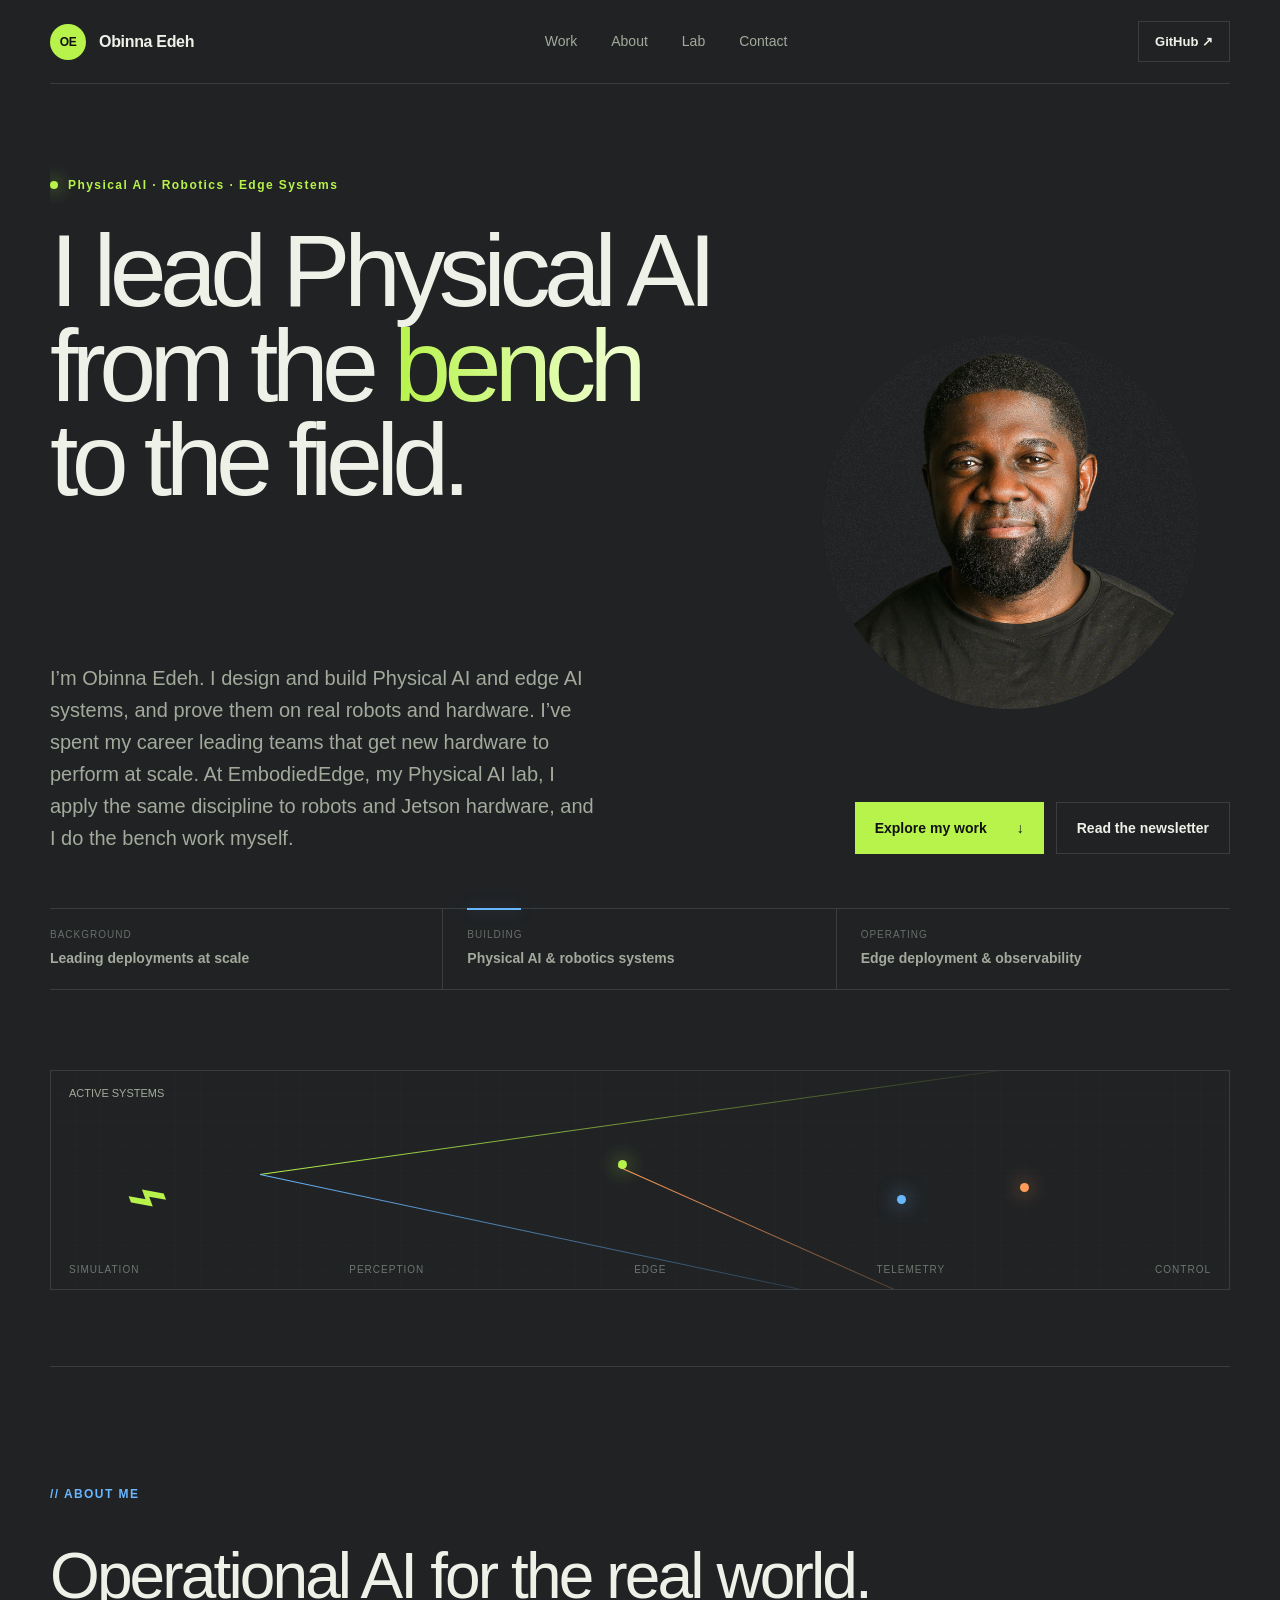
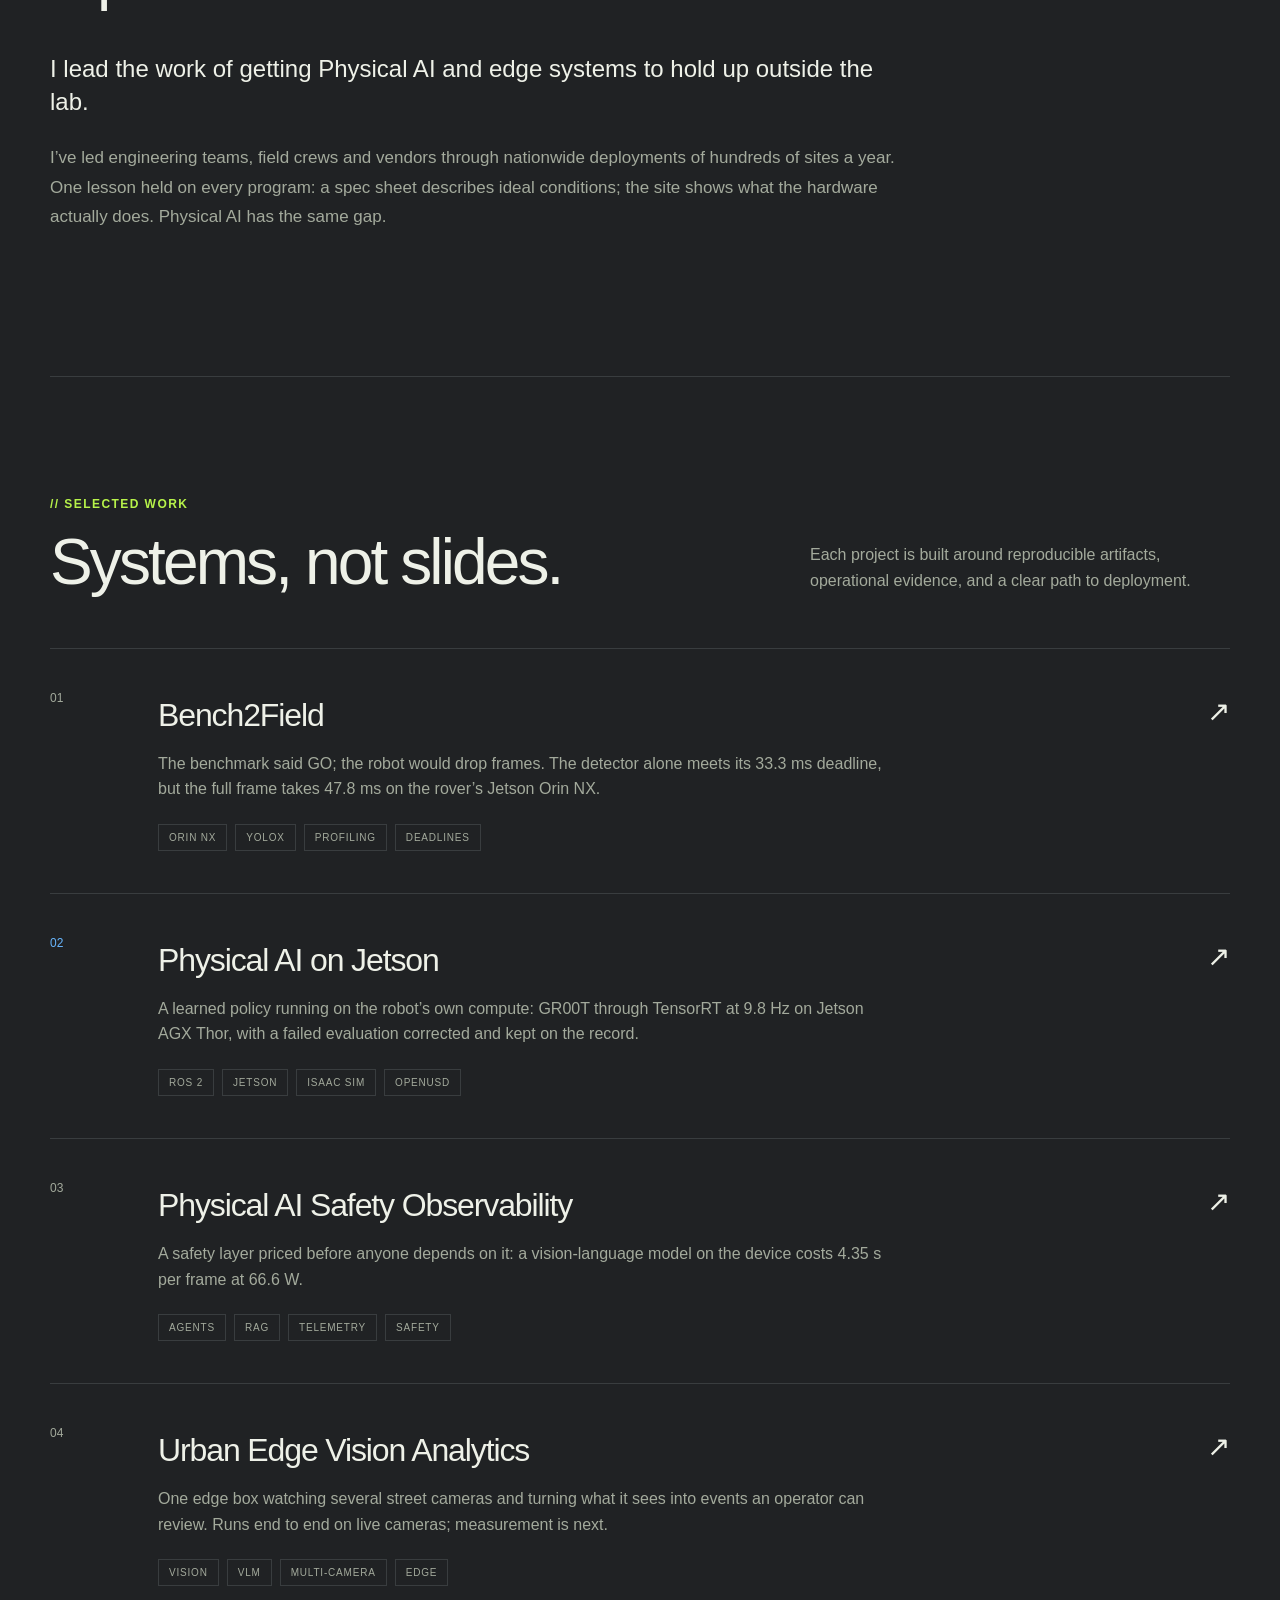
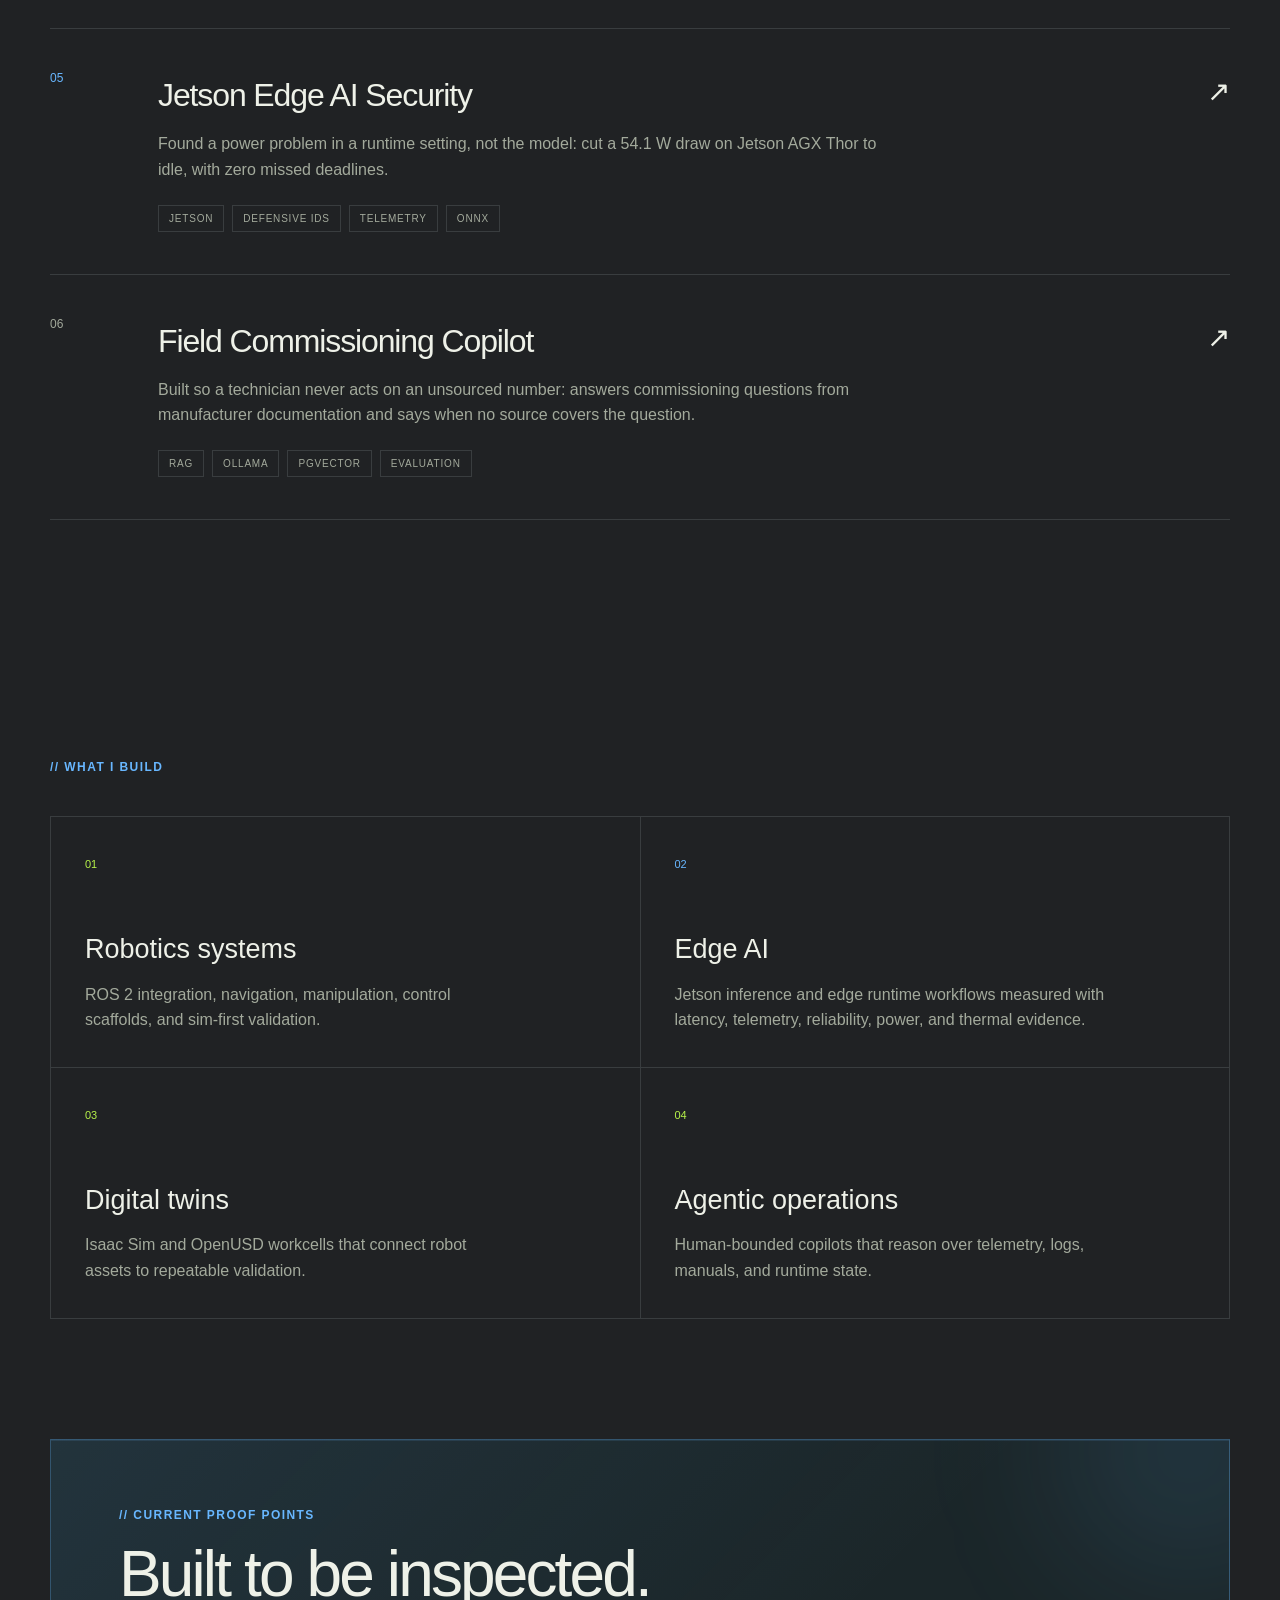
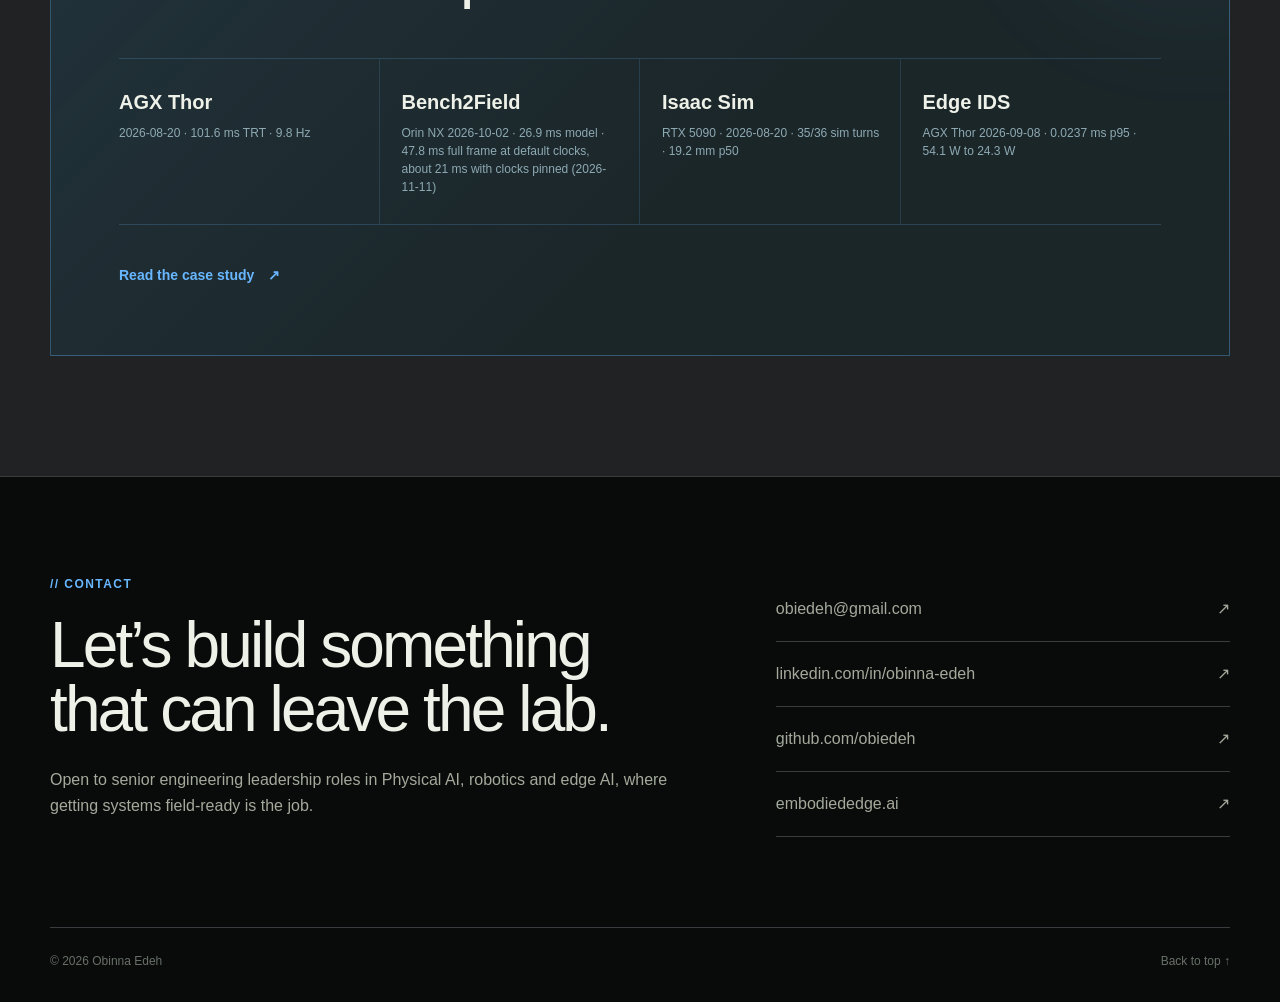
<file: index.html>
<!DOCTYPE html><html lang="en"><head><meta charSet="utf-8"/><meta name="viewport" content="width=device-width, initial-scale=1"/><link rel="stylesheet" href="/assets/index-headshot-b433e30.css" data-rsc-css-href="/assets/index-headshot-b433e30.css" data-precedence="vite-rsc/importer-resources"/><link rel="modulepreload" href="/assets/layout-segment-context-iyPXPCe_.js" crossorigin=""/><link rel="modulepreload" href="/assets/rolldown-runtime-S-ySWqyJ.js" crossorigin=""/><link rel="modulepreload" href="/assets/index-Bqs4rzTB.js" crossorigin=""/><link rel="modulepreload" href="/assets/framework-XU8gKkFC.js" crossorigin=""/><title>Obinna Edeh | Physical AI, Robotics and Edge Systems</title><meta name="description" content="I take Physical AI and edge systems from the bench to the field, and I build them myself. EmbodiedEdge projects measured on real robots and Jetson hardware."/><meta property="og:title" content="Obinna Edeh | Physical AI, Robotics and Edge Systems"/><meta property="og:description" content="Physical AI and edge systems, from the bench to the field."/><meta property="og:type" content="website"/><meta property="og:image" content="https://obiedeh.github.io/og.png"/><meta property="og:url" content="https://obiedeh.github.io/"/><meta name="twitter:card" content="summary_large_image"/><meta name="twitter:image" content="https://obiedeh.github.io/og.png"/><meta name="twitter:title" content="Obinna Edeh | Physical AI, Robotics and Edge Systems"/><meta name="twitter:description" content="Physical AI and edge systems, from the bench to the field."/><link rel="shortcut icon" href="/favicon.svg"/><link rel="icon" href="/favicon.svg"/><script>self.__VINEXT_RSC_PARAMS__={}</script><script>self.__VINEXT_RSC_NAV__={"pathname":"/","searchParams":[]}</script><link rel="modulepreload" href="/assets/index-Bqs4rzTB.js" />
<style data-vinext-fonts>
.__font_geist_1bmv02e { font-family: 'Geist', sans-serif; }

.__variable_geist_1bmv02e { --font-geist-sans: 'Geist', sans-serif; }


.__font_geist_mono_05tn5fl { font-family: 'Geist Mono', sans-serif; }

.__variable_geist_mono_05tn5fl { --font-geist-mono: 'Geist Mono', sans-serif; }
</style>
</head><body class="__variable_geist_1bmv02e __variable_geist_mono_05tn5fl"><main><header class="nav shell"><a class="brand" href="#top" aria-label="Obinna Edeh, home"><span class="brand-mark">OE</span><span>Obinna Edeh</span></a><nav aria-label="Primary navigation"><a href="#work">Work</a><a href="#approach">About</a><a href="https://embodiededge.ai">Lab</a><a href="#contact">Contact</a></nav><a class="nav-cta" href="https://github.com/obiedeh">GitHub ↗</a></header><section class="hero shell" id="top"><div class="eyebrow"><span></span> Physical AI · Robotics · Edge Systems</div><h1 aria-label="I lead Physical AI from the bench to the field."><span class="type-line delay-1">I lead Physical AI</span><span class="type-line delay-2">from the <em>bench</em></span><span class="type-line delay-3">to the field.</span></h1><div class="hero-portrait" aria-label="Profile photo"><img src="/assets/media/profile-picture.png" alt="Obinna Edeh"></div><div class="hero-bottom"><p>I’m Obinna Edeh. I design and build Physical AI and edge AI systems, and prove them on real robots and hardware. I’ve spent my career leading teams that get new hardware to perform at scale. At EmbodiedEdge, my Physical AI lab, I apply the same discipline to robots and Jetson hardware, and I do the bench work myself.</p><div class="hero-actions"><a class="button primary" href="#work">Explore my work <span>↓</span></a><a class="button ghost" href="https://attheedgewithobyno.beehiiv.com">Read the newsletter</a></div></div><div class="credibility-strip" aria-label="Professional focus areas"><div><span>BACKGROUND</span><strong>Leading deployments at scale</strong></div><div><span>BUILDING</span><strong>Physical AI &amp; robotics systems</strong></div><div><span>OPERATING</span><strong>Edge deployment &amp; observability</strong></div></div><div class="signal" aria-label="System signal visualization"><div class="signal-label">ACTIVE SYSTEMS</div><div class="signal-grid"><span class="robot-glyph">⌁</span><div class="signal-line one"></div><div class="signal-line two"></div><div class="signal-line three"></div><span class="signal-dot d1"></span><span class="signal-dot d2"></span><span class="signal-dot d3"></span></div><div class="signal-meta"><span>SIMULATION</span><span>PERCEPTION</span><span>EDGE</span><span>TELEMETRY</span><span>CONTROL</span></div></div></section><section class="manifesto shell" id="approach"><div class="section-kicker">// ABOUT ME</div><div class="manifesto-grid"><h2 class="kinetic-title">Operational AI for the real world.<span class="kinetic-copy" aria-hidden="true">Operational AI for the real world.</span></h2><div><p class="lead">I lead the work of getting Physical AI and edge systems to hold up outside the lab.</p><p>I’ve led engineering teams, field crews and vendors through nationwide deployments of hundreds of sites a year. One lesson held on every program: a spec sheet describes ideal conditions; the site shows what the hardware actually does. Physical AI has the same gap.</p></div></div></section><section class="work shell" id="work"><div class="section-head"><div><div class="section-kicker">// SELECTED WORK</div><h2 class="kinetic-title">Systems, not slides.<span class="kinetic-copy" aria-hidden="true">Systems, not slides.</span></h2></div><p>Each project is built around reproducible artifacts, operational evidence, and a clear path to deployment.</p></div><div class="project-list"><a class="project-card lime" href="/bench2field.html"><div class="project-number">01</div><div class="project-copy"><h3>Bench2Field</h3><p>The benchmark said GO; the robot would drop frames. The detector alone meets its 33.3 ms deadline, but the full frame takes 47.8 ms on the rover’s Jetson Orin NX.</p><div class="tags"><span>Orin NX</span><span>YOLOX</span><span>Profiling</span><span>Deadlines</span></div></div><div class="project-arrow" aria-hidden="true">↗</div></a><a class="project-card blue" href="/physical-ai-jetson-robotics.html"><div class="project-number">02</div><div class="project-copy"><h3>Physical AI on Jetson</h3><p>A learned policy running on the robot’s own compute: GR00T through TensorRT at 9.8 Hz on Jetson AGX Thor, with a failed evaluation corrected and kept on the record.</p><div class="tags"><span>ROS 2</span><span>Jetson</span><span>Isaac Sim</span><span>OpenUSD</span></div></div><div class="project-arrow" aria-hidden="true">↗</div></a><a class="project-card orange" href="/physical-ai-safety-observability.html"><div class="project-number">03</div><div class="project-copy"><h3>Physical AI Safety Observability</h3><p>A safety layer priced before anyone depends on it: a vision-language model on the device costs 4.35 s per frame at 66.6 W.</p><div class="tags"><span>Agents</span><span>RAG</span><span>Telemetry</span><span>Safety</span></div></div><div class="project-arrow" aria-hidden="true">↗</div></a><a class="project-card lime" href="/urban-edge-vision-analytics/docs/showcase/"><div class="project-number">04</div><div class="project-copy"><h3>Urban Edge Vision Analytics</h3><p>One edge box watching several street cameras and turning what it sees into events an operator can review. Runs end to end on live cameras; measurement is next.</p><div class="tags"><span>Vision</span><span>VLM</span><span>Multi-camera</span><span>Edge</span></div></div><div class="project-arrow" aria-hidden="true">↗</div></a><a class="project-card blue" href="/jetson-edge-ai-security.html"><div class="project-number">05</div><div class="project-copy"><h3>Jetson Edge AI Security</h3><p>Found a power problem in a runtime setting, not the model: cut a 54.1 W draw on Jetson AGX Thor to idle, with zero missed deadlines.</p><div class="tags"><span>Jetson</span><span>Defensive IDS</span><span>TELEMETRY</span><span>ONNX</span></div></div><div class="project-arrow" aria-hidden="true">↗</div></a><a class="project-card orange" href="https://obiedeh.github.io/field-commissioning-copilot/"><div class="project-number">06</div><div class="project-copy"><h3>Field Commissioning Copilot</h3><p>Built so a technician never acts on an unsourced number: answers commissioning questions from manufacturer documentation and says when no source covers the question.</p><div class="tags"><span>RAG</span><span>Ollama</span><span>pgvector</span><span>Evaluation</span></div></div><div class="project-arrow" aria-hidden="true">↗</div></a></div></section><section class="capabilities shell"><div class="section-kicker">// WHAT I BUILD</div><div class="capability-grid"><article><span>01</span><h3>Robotics systems</h3><p>ROS 2 integration, navigation, manipulation, control scaffolds, and sim-first validation.</p></article><article><span>02</span><h3>Edge AI</h3><p>Jetson inference and edge runtime workflows measured with latency, telemetry, reliability, power, and thermal evidence.</p></article><article><span>03</span><h3>Digital twins</h3><p>Isaac Sim and OpenUSD workcells that connect robot assets to repeatable validation.</p></article><article><span>04</span><h3>Agentic operations</h3><p>Human-bounded copilots that reason over telemetry, logs, manuals, and runtime state.</p></article></div></section><section class="proof shell"><div class="proof-card"><div class="section-kicker">// CURRENT PROOF POINTS</div><h2 class="kinetic-title dark-title">Built to be inspected.<span class="kinetic-copy" aria-hidden="true">Built to be inspected.</span></h2><div class="metrics"><div><strong>AGX Thor</strong><span>2026-08-20 · 101.6 ms TRT · 9.8 Hz</span></div><div><strong>Bench2Field</strong><span>Orin NX 2026-10-02 · 26.9 ms model · 47.8 ms full frame at default clocks, about 21 ms with clocks pinned (2026-11-11)</span></div><div><strong>Isaac Sim</strong><span>RTX 5090 · 2026-08-20 · 35/36 sim turns · 19.2 mm p50</span></div><div><strong>Edge IDS</strong><span>AGX Thor 2026-09-08 · 0.0237 ms p95 · 54.1 W to 24.3 W</span></div></div><a href="/physical-ai-jetson-robotics.html">Read the case study <span>↗</span></a></div></section><footer id="contact"><div class="shell footer-grid"><div><div class="section-kicker">// CONTACT</div><h2>Let’s build something that can leave the lab.</h2><p class="contact-intent">Open to senior engineering leadership roles in Physical AI, robotics and edge AI, where getting systems field-ready is the job.</p></div><div class="contact-links"><a href="mailto:obiedeh@gmail.com">obiedeh@gmail.com <span>↗</span></a><a href="https://www.linkedin.com/in/obinna-edeh-206306137/">linkedin.com/in/obinna-edeh <span>↗</span></a><a href="https://github.com/obiedeh">github.com/obiedeh <span>↗</span></a><a href="https://embodiededge.ai">embodiededge.ai <span>↗</span></a></div></div><div class="shell footer-bottom"><span>© 2026 Obinna Edeh</span><a href="#top">Back to top ↑</a></div></footer></main><script id="_R_">import("/assets/index-Bqs4rzTB.js")</script></body></html><script>self.__VINEXT_RSC_CHUNKS__=self.__VINEXT_RSC_CHUNKS__||[];self.__VINEXT_RSC_CHUNKS__.push("2:I[\"491d67a9792c\",[],\"Children\",1]\n3:I[\"cfee43ca1bc7\",[],\"LayoutSegmentProvider\",1]\n4:I[\"491d67a9792c\",[],\"Slot\",1]\n5:I[\"5b777958e3fd\",[],\"RedirectBoundary\",1]\n:HL[\"/assets/index-headshot-b433e30.css\",\"style\"]\n")</script><script>self.__VINEXT_RSC_CHUNKS__=self.__VINEXT_RSC_CHUNKS__||[];self.__VINEXT_RSC_CHUNKS__.push("0:{\"__route\":\"route:/\",\"__interceptionContext\":null,\"__layoutIds\":[\"layout:/\"],\"__rootLayout\":\"/\",\"page:/\":\"$L1\",\"layout:/\":[[[[\"$\",\"link\",\"css:/assets/index-headshot-b433e30.css\",{\"rel\":\"stylesheet\",\"precedence\":\"vite-rsc/importer-resources\",\"href\":\"/assets/index-headshot-b433e30.css\",\"data-rsc-css-href\":\"/assets/index-headshot-b433e30.css\"}],\"$undefined\"],[\"$\",\"html\",null,{\"lang\":\"en\",\"children\":[\"$\",\"body\",null,{\"className\":\"__variable_geist_1bmv02e __variable_geist_mono_05tn5fl\",\"children\":[\"$\",\"$L2\",null,{}]}]}]],null],\"route:/\":[[[\"$\",\"meta\",null,{\"charSet\":\"utf-8\"}],[[\"$\",\"title\",\"0\",{\"children\":\"Obinna Edeh | Physical AI, Robotics and Edge Systems\"}],[\"$\",\"meta\",\"1\",{\"name\":\"description\",\"content\":\"I take Physical AI and edge systems from the bench to the field, and I build them myself. EmbodiedEdge projects measured on real robots and Jetson hardware.\"}],[\"$\",\"meta\",\"2\",{\"property\":\"og:title\",\"content\":\"Obinna Edeh | Physical AI, Robotics and Edge Systems\"}],[\"$\",\"meta\",\"3\",{\"property\":\"og:description\",\"content\":\"Physical AI and edge systems, from the bench to the field.\"}],[\"$\",\"meta\",\"4\",{\"property\":\"og:type\",\"content\":\"website\"}],[\"$\",\"meta\",\"5\",{\"name\":\"twitter:card\",\"content\":\"summary_large_image\"}],[\"$\",\"meta\",\"6\",{\"name\":\"twitter:title\",\"content\":\"Obinna Edeh | Physical AI, Robotics and Edge Systems\"}],[\"$\",\"meta\",\"7\",{\"name\":\"twitter:description\",\"content\":\"Physical AI and edge systems, from the bench to the field.\"}],[\"$\",\"link\",\"8\",{\"rel\":\"shortcut icon\",\"href\":\"/favicon.svg\"}],[\"$\",\"link\",\"9\",{\"rel\":\"icon\",\"href\":\"/favicon.svg\"}]],[[\"$\",\"meta\",\"0\",{\"name\":\"viewport\",\"content\":\"width=device-width, initial-scale=1\"}]]],[\"$\",\"$L3\",null,{\"segmentMap\":{\"children\":[]},\"children\":[\"$\",\"$L4\",null,{\"id\":\"layout:/\",\"parallelSlots\":\"$undefined\",\"children\":[\"$\",\"$L5\",null,{\"children\":[\"$\",\"$L3\",null,{\"segmentMap\":{\"children\":[]},\"children\":[\"$\",\"$L4\",null,{\"id\":\"page:/\"}]}]}]}]}]],\"__layoutFlags\":{\"layout:/\":\"s\"},\"__artifactCompatibility\":{\"schemaVersion\":1,\"graphVersion\":\"app-route-graph:4uhn5s1wvoptc\",\"deploymentVersion\":\"d885027a-de0b-4820-ab6c-93a5bbb81b1a\",\"appElementsSchemaVersion\":1,\"rscPayloadSchemaVersion\":1,\"rootBoundaryId\":\"/\",\"renderEpoch\":null}}\n")</script><script>self.__VINEXT_RSC_CHUNKS__=self.__VINEXT_RSC_CHUNKS__||[];self.__VINEXT_RSC_CHUNKS__.push("1:[\"$\",\"main\",null,{\"children\":[[\"$\",\"header\",null,{\"className\":\"nav shell\",\"children\":[[\"$\",\"a\",null,{\"className\":\"brand\",\"href\":\"#top\",\"aria-label\":\"Obinna Edeh, home\",\"children\":[[\"$\",\"span\",null,{\"className\":\"brand-mark\",\"children\":\"OE\"}],[\"$\",\"span\",null,{\"children\":\"Obinna Edeh\"}]]}],[\"$\",\"nav\",null,{\"aria-label\":\"Primary navigation\",\"children\":[[\"$\",\"a\",null,{\"href\":\"#work\",\"children\":\"Work\"}],[\"$\",\"a\",null,{\"href\":\"#approach\",\"children\":\"About\"}],[\"$\",\"a\",null,{\"href\":\"https://embodiededge.ai\",\"children\":\"Lab\"}],[\"$\",\"a\",null,{\"href\":\"#contact\",\"children\":\"Contact\"}]]}],[\"$\",\"a\",null,{\"className\":\"nav-cta\",\"href\":\"https://github.com/obiedeh\",\"children\":\"GitHub ↗\"}]]}],[\"$\",\"section\",null,{\"className\":\"hero shell\",\"id\":\"top\",\"children\":[[\"$\",\"div\",null,{\"className\":\"eyebrow\",\"children\":[[\"$\",\"span\",null,{}],\" Physical AI · Robotics · Edge Systems\"]}],[\"$\",\"h1\",null,{\"aria-label\":\"I lead Physical AI from the bench to the field.\",\"children\":[[\"$\",\"span\",null,{\"className\":\"type-line delay-1\",\"children\":\"I lead Physical AI\"}],[\"$\",\"span\",null,{\"className\":\"type-line delay-2\",\"children\":[\"from the \",[\"$\",\"em\",null,{\"children\":\"bench\"}]]}],[\"$\",\"span\",null,{\"className\":\"type-line delay-3\",\"children\":\"to the field.\"}]]}],[\"$\",\"div\",null,{\"className\":\"hero-portrait\",\"aria-label\":\"Profile photo\",\"children\":[\"$\",\"img\",null,{\"src\":\"/assets/media/profile-picture.png\",\"alt\":\"Obinna Edeh\"}]}],[\"$\",\"div\",null,{\"className\":\"hero-bottom\",\"children\":[[\"$\",\"p\",null,{\"children\":\"I’m Obinna Edeh. I design and build Physical AI and edge AI systems, and prove them on real robots and hardware. I’ve spent my career leading teams that get new hardware to perform at scale. At EmbodiedEdge, my Physical AI lab, I apply the same discipline to robots and Jetson hardware, and I do the bench work myself.\"}],[\"$\",\"div\",null,{\"className\":\"hero-actions\",\"children\":[[\"$\",\"a\",null,{\"className\":\"button primary\",\"href\":\"#work\",\"children\":[\"Explore my work \",[\"$\",\"span\",null,{\"children\":\"↓\"}]]}],[\"$\",\"a\",null,{\"className\":\"button ghost\",\"href\":\"https://attheedgewithobyno.beehiiv.com\",\"children\":\"Read the newsletter\"}]]}]]}],[\"$\",\"div\",null,{\"className\":\"credibility-strip\",\"aria-label\":\"Professional focus areas\",\"children\":[[\"$\",\"div\",null,{\"children\":[[\"$\",\"span\",null,{\"children\":\"BACKGROUND\"}],[\"$\",\"strong\",null,{\"children\":\"Leading deployments at scale\"}]]}],[\"$\",\"div\",null,{\"children\":[[\"$\",\"span\",null,{\"children\":\"BUILDING\"}],[\"$\",\"strong\",null,{\"children\":\"Physical AI \u0026 robotics systems\"}]]}],[\"$\",\"div\",null,{\"children\":[[\"$\",\"span\",null,{\"children\":\"OPERATING\"}],[\"$\",\"strong\",null,{\"children\":\"Edge deployment \u0026 observability\"}]]}]]}],[\"$\",\"div\",null,{\"className\":\"signal\",\"aria-label\":\"System signal visualization\",\"children\":[[\"$\",\"div\",null,{\"className\":\"signal-label\",\"children\":\"ACTIVE SYSTEMS\"}],[\"$\",\"div\",null,{\"className\":\"signal-grid\",\"children\":[[\"$\",\"span\",null,{\"className\":\"robot-glyph\",\"children\":\"⌁\"}],[\"$\",\"div\",null,{\"className\":\"signal-line one\"}],[\"$\",\"div\",null,{\"className\":\"signal-line two\"}],[\"$\",\"div\",null,{\"className\":\"signal-line three\"}],[\"$\",\"span\",null,{\"className\":\"signal-dot d1\"}],[\"$\",\"span\",null,{\"className\":\"signal-dot d2\"}],[\"$\",\"span\",null,{\"className\":\"signal-dot d3\"}]]}],[\"$\",\"div\",null,{\"className\":\"signal-meta\",\"children\":[[\"$\",\"span\",null,{\"children\":\"SIMULATION\"}],[\"$\",\"span\",null,{\"children\":\"PERCEPTION\"}],[\"$\",\"span\",null,{\"children\":\"EDGE\"}],[\"$\",\"span\",null,{\"children\":\"TELEMETRY\"}],[\"$\",\"span\",null,{\"children\":\"CONTROL\"}]]}]]}]]}],[\"$\",\"section\",null,{\"className\":\"manifesto shell\",\"id\":\"approach\",\"children\":[[\"$\",\"div\",null,{\"className\":\"section-kicker\",\"children\":\"// ABOUT ME\"}],[\"$\",\"div\",null,{\"className\":\"manifesto-grid\",\"children\":[[\"$\",\"h2\",null,{\"className\":\"kinetic-title\",\"children\":[\"Operational AI for the real world.\",[\"$\",\"span\",null,{\"className\":\"kinetic-copy\",\"aria-hidden\":\"true\",\"children\":\"Operational AI for the real world.\"}]]}],[\"$\",\"div\",null,{\"children\":[[\"$\",\"p\",null,{\"className\":\"lead\",\"children\":\"I lead the work of getting Physical AI and edge systems to hold up outside the lab.\"}],[\"$\",\"p\",null,{\"children\":\"I’ve led engineering teams, field crews and vendors through nationwide deployments of hundreds of sites a year. One lesson held on every program: a spec sheet describes ideal conditions; the site shows what the hardware actually does. Physical AI has the same gap.\"}]]}]]}]]}],\"$L6\",\"$L7\",\"$L8\",\"$L9\"]}]\n")</script><script>self.__VINEXT_RSC_CHUNKS__=self.__VINEXT_RSC_CHUNKS__||[];self.__VINEXT_RSC_CHUNKS__.push("6:[\"$\",\"section\",null,{\"className\":\"work shell\",\"id\":\"work\",\"children\":[[\"$\",\"div\",null,{\"className\":\"section-head\",\"children\":[[\"$\",\"div\",null,{\"children\":[[\"$\",\"div\",null,{\"className\":\"section-kicker\",\"children\":\"// SELECTED WORK\"}],[\"$\",\"h2\",null,{\"className\":\"kinetic-title\",\"children\":[\"Systems, not slides.\",[\"$\",\"span\",null,{\"className\":\"kinetic-copy\",\"aria-hidden\":\"true\",\"children\":\"Systems, not slides.\"}]]}]]}],[\"$\",\"p\",null,{\"children\":\"Each project is built around reproducible artifacts, operational evidence, and a clear path to deployment.\"}]]}],[\"$\",\"div\",null,{\"className\":\"project-list\",\"children\":[[\"$\",\"a\",\"Bench2Field\",{\"className\":\"project-card lime\",\"href\":\"/bench2field.html\",\"children\":[[\"$\",\"div\",null,{\"className\":\"project-number\",\"children\":\"01\"}],[\"$\",\"div\",null,{\"className\":\"project-copy\",\"children\":[[\"$\",\"h3\",null,{\"children\":\"Bench2Field\"}],[\"$\",\"p\",null,{\"children\":\"The benchmark said GO; the robot would drop frames. The detector alone meets its 33.3 ms deadline, but the full frame takes 47.8 ms on the rover’s Jetson Orin NX.\"}],[\"$\",\"div\",null,{\"className\":\"tags\",\"children\":[[\"$\",\"span\",\"Orin NX\",{\"children\":\"Orin NX\"}],[\"$\",\"span\",\"YOLOX\",{\"children\":\"YOLOX\"}],[\"$\",\"span\",\"Profiling\",{\"children\":\"Profiling\"}],[\"$\",\"span\",\"Deadlines\",{\"children\":\"Deadlines\"}]]}]]}],[\"$\",\"div\",null,{\"className\":\"project-arrow\",\"aria-hidden\":\"true\",\"children\":\"↗\"}]]}],[\"$\",\"a\",\"Physical AI on Jetson\",{\"className\":\"project-card blue\",\"href\":\"/physical-ai-jetson-robotics.html\",\"children\":[[\"$\",\"div\",null,{\"className\":\"project-number\",\"children\":\"02\"}],[\"$\",\"div\",null,{\"className\":\"project-copy\",\"children\":[[\"$\",\"h3\",null,{\"children\":\"Physical AI on Jetson\"}],[\"$\",\"p\",null,{\"children\":\"A learned policy running on the robot’s own compute: GR00T through TensorRT at 9.8 Hz on Jetson AGX Thor, with a failed evaluation corrected and kept on the record.\"}],[\"$\",\"div\",null,{\"className\":\"tags\",\"children\":[[\"$\",\"span\",\"ROS 2\",{\"children\":\"ROS 2\"}],[\"$\",\"span\",\"Jetson\",{\"children\":\"Jetson\"}],[\"$\",\"span\",\"Isaac Sim\",{\"children\":\"Isaac Sim\"}],[\"$\",\"span\",\"OpenUSD\",{\"children\":\"OpenUSD\"}]]}]]}],[\"$\",\"div\",null,{\"className\":\"project-arrow\",\"aria-hidden\":\"true\",\"children\":\"↗\"}]]}],[\"$\",\"a\",\"Physical AI Safety Observability\",{\"className\":\"project-card orange\",\"href\":\"/physical-ai-safety-observability.html\",\"children\":[[\"$\",\"div\",null,{\"className\":\"project-number\",\"children\":\"03\"}],[\"$\",\"div\",null,{\"className\":\"project-copy\",\"children\":[[\"$\",\"h3\",null,{\"children\":\"Physical AI Safety Observability\"}],[\"$\",\"p\",null,{\"children\":\"A safety layer priced before anyone depends on it: a vision-language model on the device costs 4.35 s per frame at 66.6 W.\"}],[\"$\",\"div\",null,{\"className\":\"tags\",\"children\":[[\"$\",\"span\",\"Agents\",{\"children\":\"Agents\"}],[\"$\",\"span\",\"RAG\",{\"children\":\"RAG\"}],[\"$\",\"span\",\"Telemetry\",{\"children\":\"Telemetry\"}],[\"$\",\"span\",\"Safety\",{\"children\":\"Safety\"}]]}]]}],[\"$\",\"div\",null,{\"className\":\"project-arrow\",\"aria-hidden\":\"true\",\"children\":\"↗\"}]]}],[\"$\",\"a\",\"Urban Edge Vision Analytics\",{\"className\":\"project-card lime\",\"href\":\"/urban-edge-vision-analytics/docs/showcase/\",\"children\":[[\"$\",\"div\",null,{\"className\":\"project-number\",\"children\":\"04\"}],[\"$\",\"div\",null,{\"className\":\"project-copy\",\"children\":[[\"$\",\"h3\",null,{\"children\":\"Urban Edge Vision Analytics\"}],[\"$\",\"p\",null,{\"children\":\"One edge box watching several street cameras and turning what it sees into events an operator can review. Runs end to end on live cameras; measurement is next.\"}],[\"$\",\"div\",null,{\"className\":\"tags\",\"children\":[[\"$\",\"span\",\"Vision\",{\"children\":\"Vision\"}],[\"$\",\"span\",\"VLM\",{\"children\":\"VLM\"}],[\"$\",\"span\",\"Multi-camera\",{\"children\":\"Multi-camera\"}],[\"$\",\"span\",\"Edge\",{\"children\":\"Edge\"}]]}]]}],[\"$\",\"div\",null,{\"className\":\"project-arrow\",\"aria-hidden\":\"true\",\"children\":\"↗\"}]]}],[\"$\",\"a\",\"Jetson Edge AI Security\",{\"className\":\"project-card blue\",\"href\":\"/jetson-edge-ai-security.html\",\"children\":[[\"$\",\"div\",null,{\"className\":\"project-number\",\"children\":\"05\"}],[\"$\",\"div\",null,{\"className\":\"project-copy\",\"children\":[[\"$\",\"h3\",null,{\"children\":\"Jetson Edge AI Security\"}],[\"$\",\"p\",null,{\"children\":\"Found a power problem in a runtime setting, not the model: cut a 54.1 W draw on Jetson AGX Thor to idle, with zero missed deadlines.\"}],[\"$\",\"div\",null,{\"className\":\"tags\",\"children\":[[\"$\",\"span\",\"Jetson\",{\"children\":\"Jetson\"}],[\"$\",\"span\",\"Defensive IDS\",{\"children\":\"Defensive IDS\"}],[\"$\",\"span\",\"TELEMETRY\",{\"children\":\"TELEMETRY\"}],[\"$\",\"span\",\"ONNX\",{\"children\":\"ONNX\"}]]}]]}],[\"$\",\"div\",null,{\"className\":\"project-arrow\",\"aria-hidden\":\"true\",\"children\":\"↗\"}]]}],[\"$\",\"a\",\"Field Commissioning Copilot\",{\"className\":\"project-card orange\",\"href\":\"https://obiedeh.github.io/field-commissioning-copilot/\",\"children\":[[\"$\",\"div\",null,{\"className\":\"project-number\",\"children\":\"06\"}],[\"$\",\"div\",null,{\"className\":\"project-copy\",\"children\":[[\"$\",\"h3\",null,{\"children\":\"Field Commissioning Copilot\"}],[\"$\",\"p\",null,{\"children\":\"Built so a technician never acts on an unsourced number: answers commissioning questions from manufacturer documentation and says when no source covers the question.\"}],[\"$\",\"div\",null,{\"className\":\"tags\",\"children\":[[\"$\",\"span\",\"RAG\",{\"children\":\"RAG\"}],[\"$\",\"span\",\"Ollama\",{\"children\":\"Ollama\"}],[\"$\",\"span\",\"pgvector\",{\"children\":\"pgvector\"}],[\"$\",\"span\",\"Evaluation\",{\"children\":\"Evaluation\"}]]}]]}],[\"$\",\"div\",null,{\"className\":\"project-arrow\",\"aria-hidden\":\"true\",\"children\":\"↗\"}]]}]]}]]}]\n")</script><script>self.__VINEXT_RSC_CHUNKS__=self.__VINEXT_RSC_CHUNKS__||[];self.__VINEXT_RSC_CHUNKS__.push("7:[\"$\",\"section\",null,{\"className\":\"capabilities shell\",\"children\":[[\"$\",\"div\",null,{\"className\":\"section-kicker\",\"children\":\"// WHAT I BUILD\"}],[\"$\",\"div\",null,{\"className\":\"capability-grid\",\"children\":[[\"$\",\"article\",\"01\",{\"children\":[[\"$\",\"span\",null,{\"children\":\"01\"}],[\"$\",\"h3\",null,{\"children\":\"Robotics systems\"}],[\"$\",\"p\",null,{\"children\":\"ROS 2 integration, navigation, manipulation, control scaffolds, and sim-first validation.\"}]]}],[\"$\",\"article\",\"02\",{\"children\":[[\"$\",\"span\",null,{\"children\":\"02\"}],[\"$\",\"h3\",null,{\"children\":\"Edge AI\"}],[\"$\",\"p\",null,{\"children\":\"Jetson inference and edge runtime workflows measured with latency, telemetry, reliability, power, and thermal evidence.\"}]]}],[\"$\",\"article\",\"03\",{\"children\":[[\"$\",\"span\",null,{\"children\":\"03\"}],[\"$\",\"h3\",null,{\"children\":\"Digital twins\"}],[\"$\",\"p\",null,{\"children\":\"Isaac Sim and OpenUSD workcells that connect robot assets to repeatable validation.\"}]]}],[\"$\",\"article\",\"04\",{\"children\":[[\"$\",\"span\",null,{\"children\":\"04\"}],[\"$\",\"h3\",null,{\"children\":\"Agentic operations\"}],[\"$\",\"p\",null,{\"children\":\"Human-bounded copilots that reason over telemetry, logs, manuals, and runtime state.\"}]]}]]}]]}]\n")</script><script>self.__VINEXT_RSC_CHUNKS__=self.__VINEXT_RSC_CHUNKS__||[];self.__VINEXT_RSC_CHUNKS__.push("8:[\"$\",\"section\",null,{\"className\":\"proof shell\",\"children\":[\"$\",\"div\",null,{\"className\":\"proof-card\",\"children\":[[\"$\",\"div\",null,{\"className\":\"section-kicker\",\"children\":\"// CURRENT PROOF POINTS\"}],[\"$\",\"h2\",null,{\"className\":\"kinetic-title dark-title\",\"children\":[\"Built to be inspected.\",[\"$\",\"span\",null,{\"className\":\"kinetic-copy\",\"aria-hidden\":\"true\",\"children\":\"Built to be inspected.\"}]]}],[\"$\",\"div\",null,{\"className\":\"metrics\",\"children\":[[\"$\",\"div\",null,{\"children\":[[\"$\",\"strong\",null,{\"children\":\"AGX Thor\"}],[\"$\",\"span\",null,{\"children\":\"2026-08-20 · 101.6 ms TRT · 9.8 Hz\"}]]}],[\"$\",\"div\",null,{\"children\":[[\"$\",\"strong\",null,{\"children\":\"Bench2Field\"}],[\"$\",\"span\",null,{\"children\":\"Orin NX 2026-10-02 · 26.9 ms model · 47.8 ms full frame at default clocks, about 21 ms with clocks pinned (2026-11-11)\"}]]}],[\"$\",\"div\",null,{\"children\":[[\"$\",\"strong\",null,{\"children\":\"Isaac Sim\"}],[\"$\",\"span\",null,{\"children\":\"RTX 5090 · 2026-08-20 · 35/36 sim turns · 19.2 mm p50\"}]]}],[\"$\",\"div\",null,{\"children\":[[\"$\",\"strong\",null,{\"children\":\"Edge IDS\"}],[\"$\",\"span\",null,{\"children\":\"AGX Thor 2026-09-08 · 0.0237 ms p95 · 54.1 W to 24.3 W\"}]]}]]}],[\"$\",\"a\",null,{\"href\":\"/physical-ai-jetson-robotics.html\",\"children\":[\"Read the case study \",[\"$\",\"span\",null,{\"children\":\"↗\"}]]}]]}]}]\n9:[\"$\",\"footer\",null,{\"id\":\"contact\",\"children\":[[\"$\",\"div\",null,{\"className\":\"shell footer-grid\",\"children\":[[\"$\",\"div\",null,{\"children\":[[\"$\",\"div\",null,{\"className\":\"section-kicker\",\"children\":\"// CONTACT\"}],[\"$\",\"h2\",null,{\"children\":\"Let’s build something that can leave the lab.\"}],[\"$\",\"p\",null,{\"className\":\"contact-intent\",\"children\":\"Open to senior engineering leadership roles in Physical AI, robotics and edge AI, where getting systems field-ready is the job.\"}]]}],[\"$\",\"div\",null,{\"className\":\"contact-links\",\"children\":[[\"$\",\"a\",null,{\"href\":\"mailto:obiedeh@gmail.com\",\"children\":[\"obiedeh@gmail.com \",[\"$\",\"span\",null,{\"children\":\"↗\"}]]}],[\"$\",\"a\",null,{\"href\":\"https://www.linkedin.com/in/obinna-edeh-206306137/\",\"children\":[\"linkedin.com/in/obinna-edeh \",[\"$\",\"span\",null,{\"children\":\"↗\"}]]}],[\"$\",\"a\",null,{\"href\":\"https://github.com/obiedeh\",\"children\":[\"github.com/obiedeh \",[\"$\",\"span\",null,{\"children\":\"↗\"}]]}],[\"$\",\"a\",null,{\"href\":\"https://embodiededge.ai\",\"children\":[\"embodiededge.ai \",[\"$\",\"span\",null,{\"children\":\"↗\"}]]}]]}]]}],[\"$\",\"div\",null,{\"className\":\"shell footer-bottom\",\"children\":[[\"$\",\"span\",null,{\"children\":\"© 2026 Obinna Edeh\"}],[\"$\",\"a\",null,{\"href\":\"#top\",\"children\":\"Back to top ↑\"}]]}]]}]\n")</script><script>self.__VINEXT_RSC_DONE__=true</script>
</file>
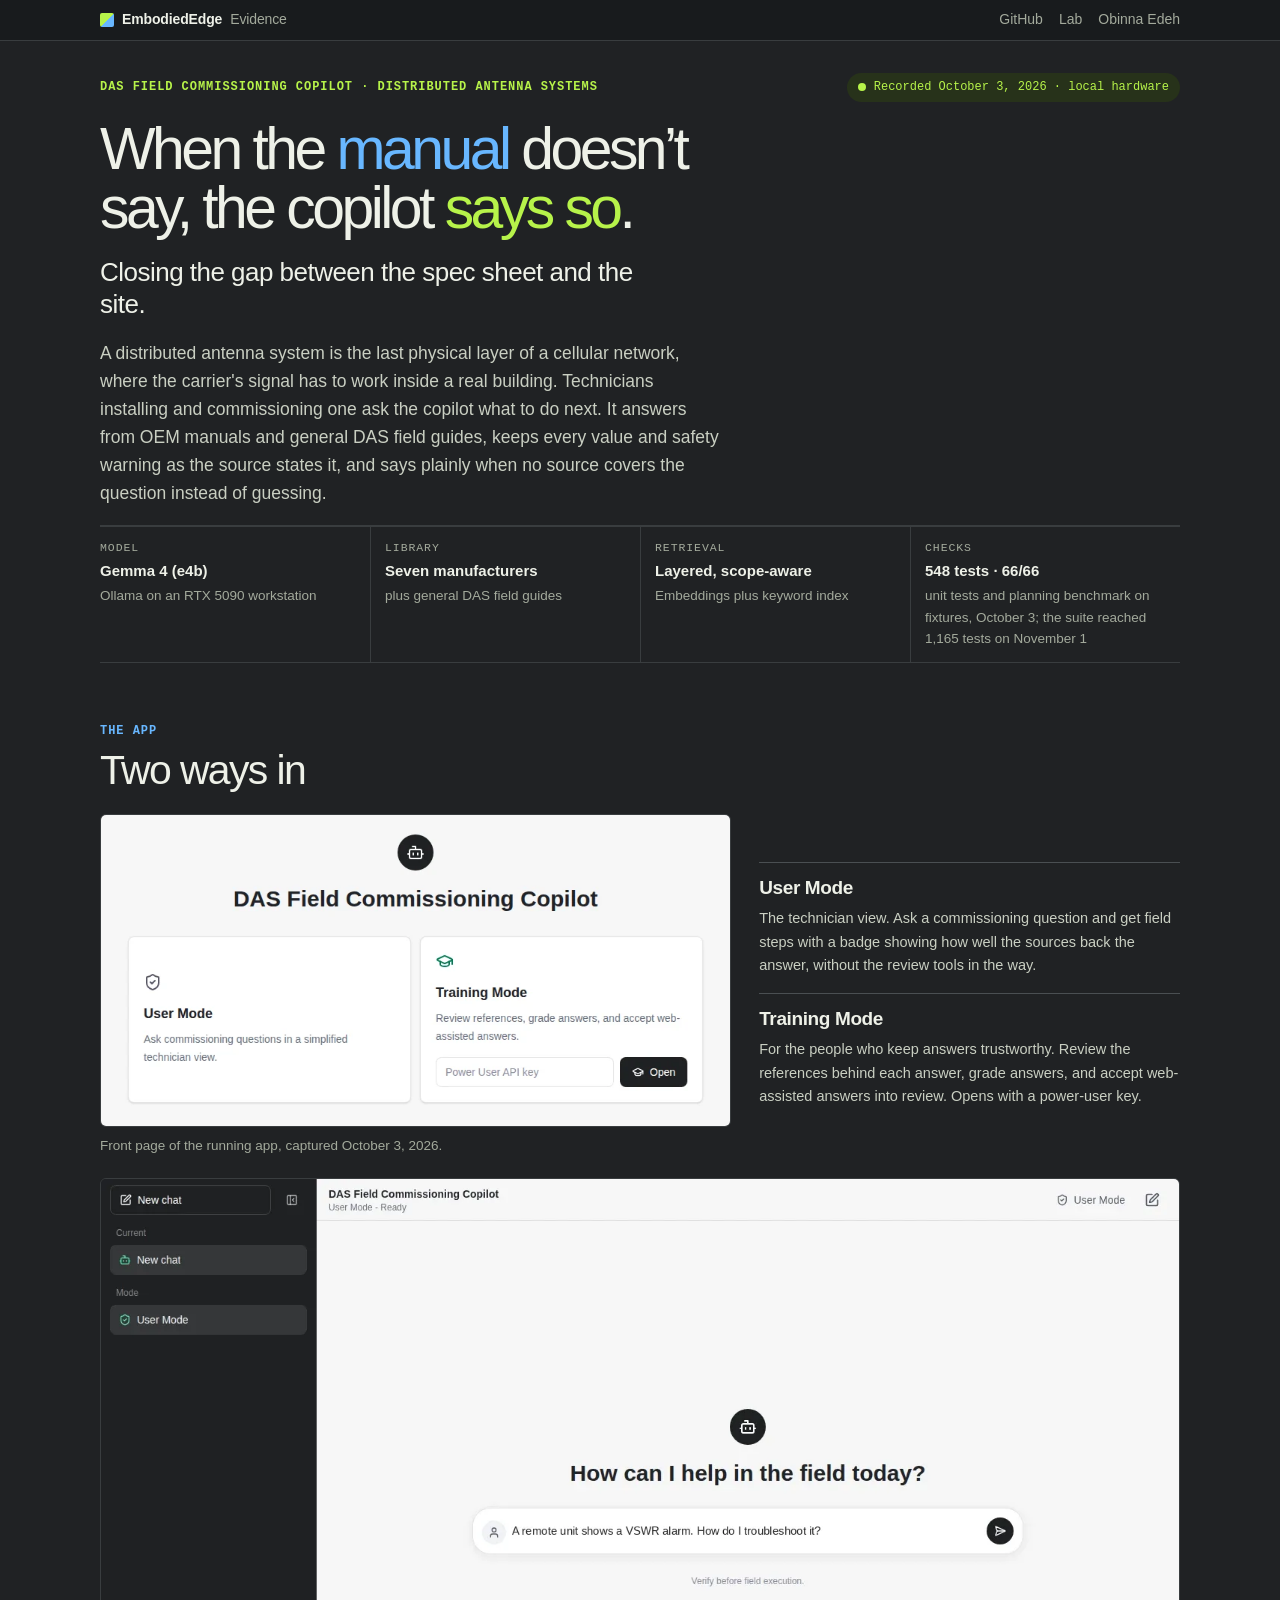
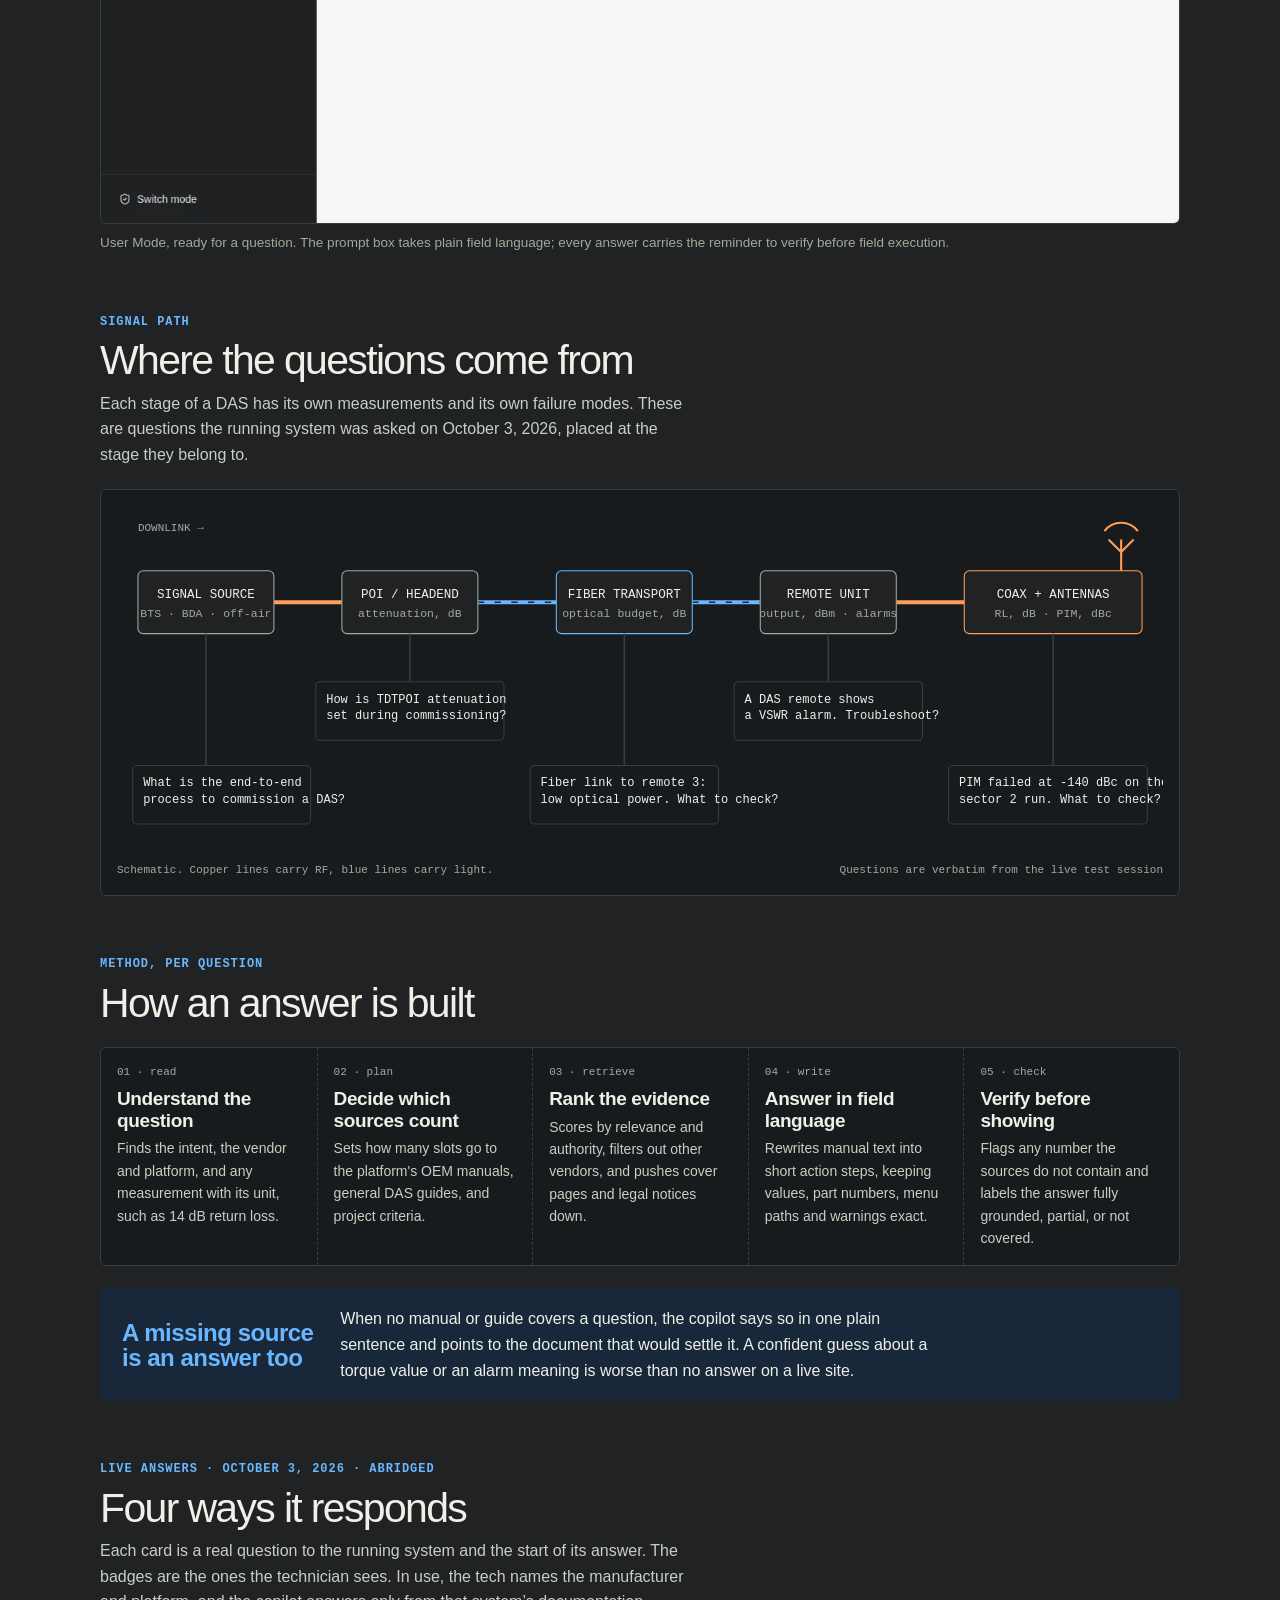
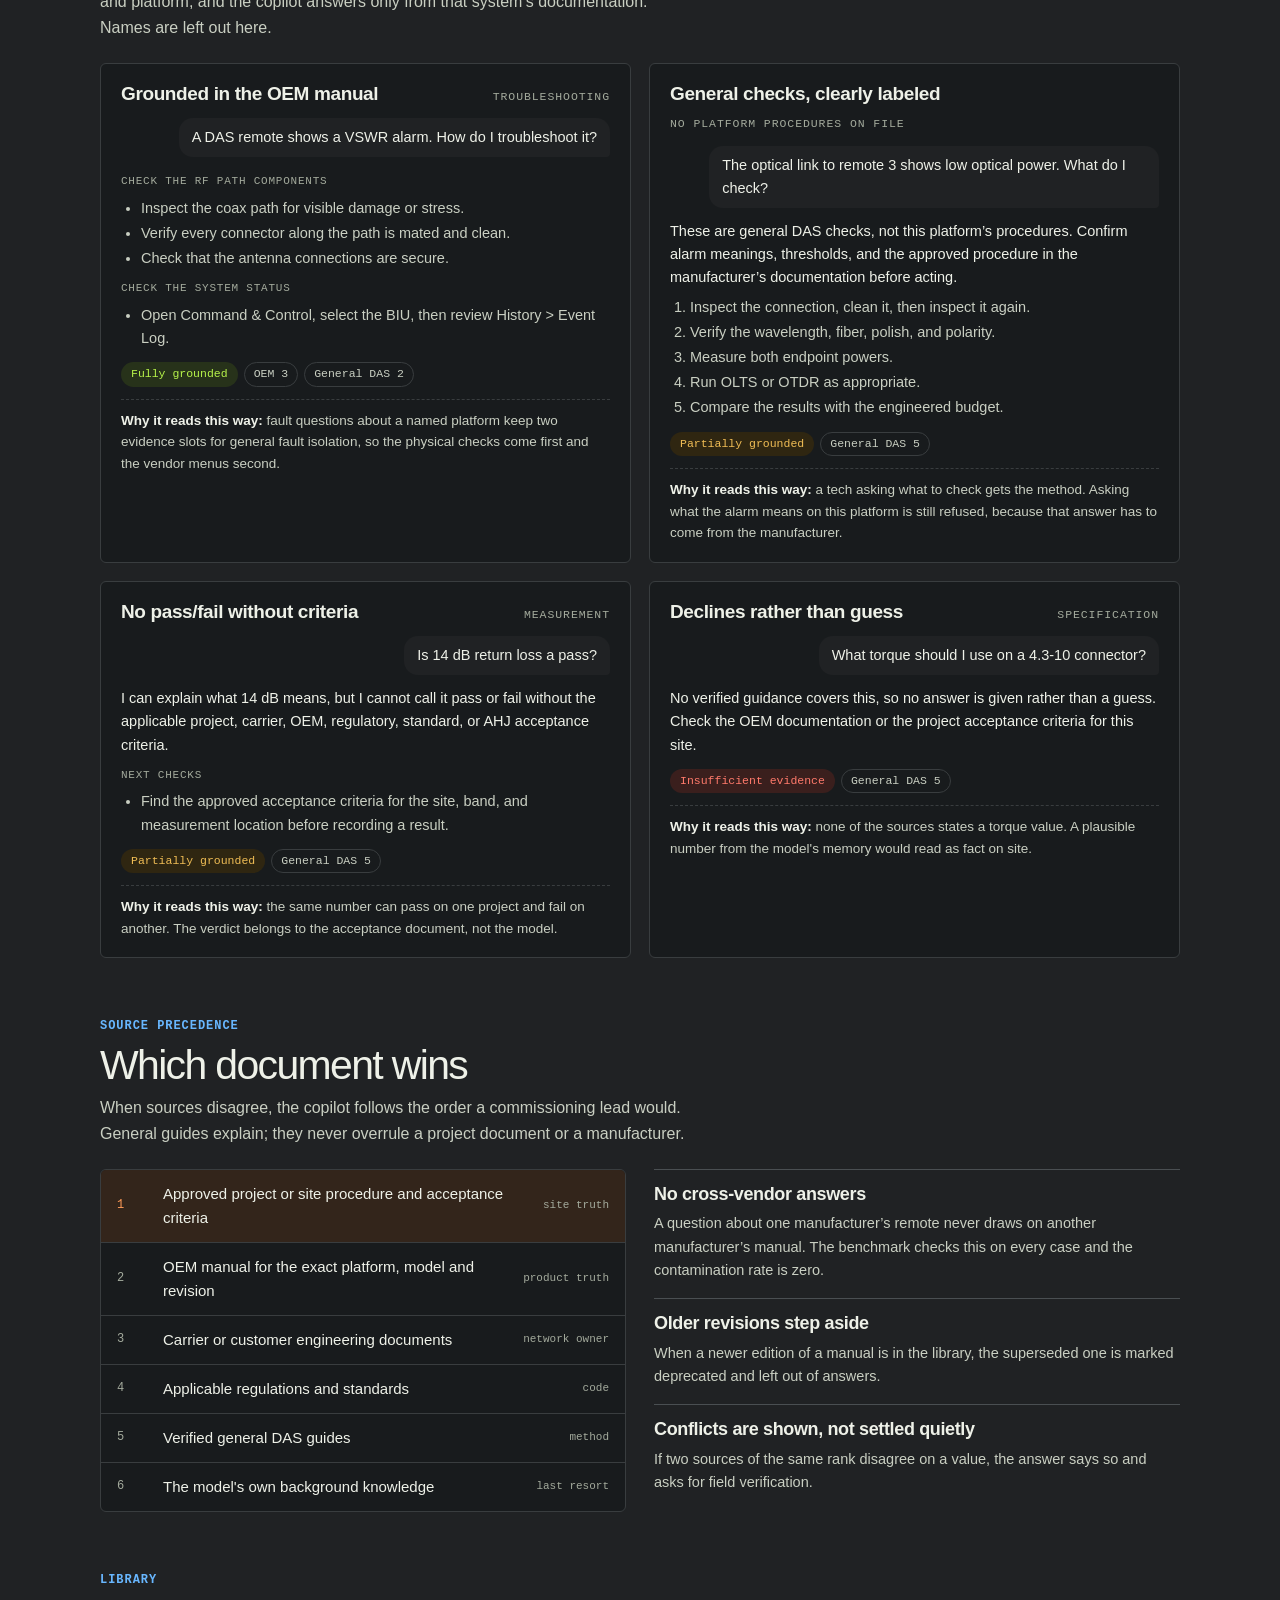
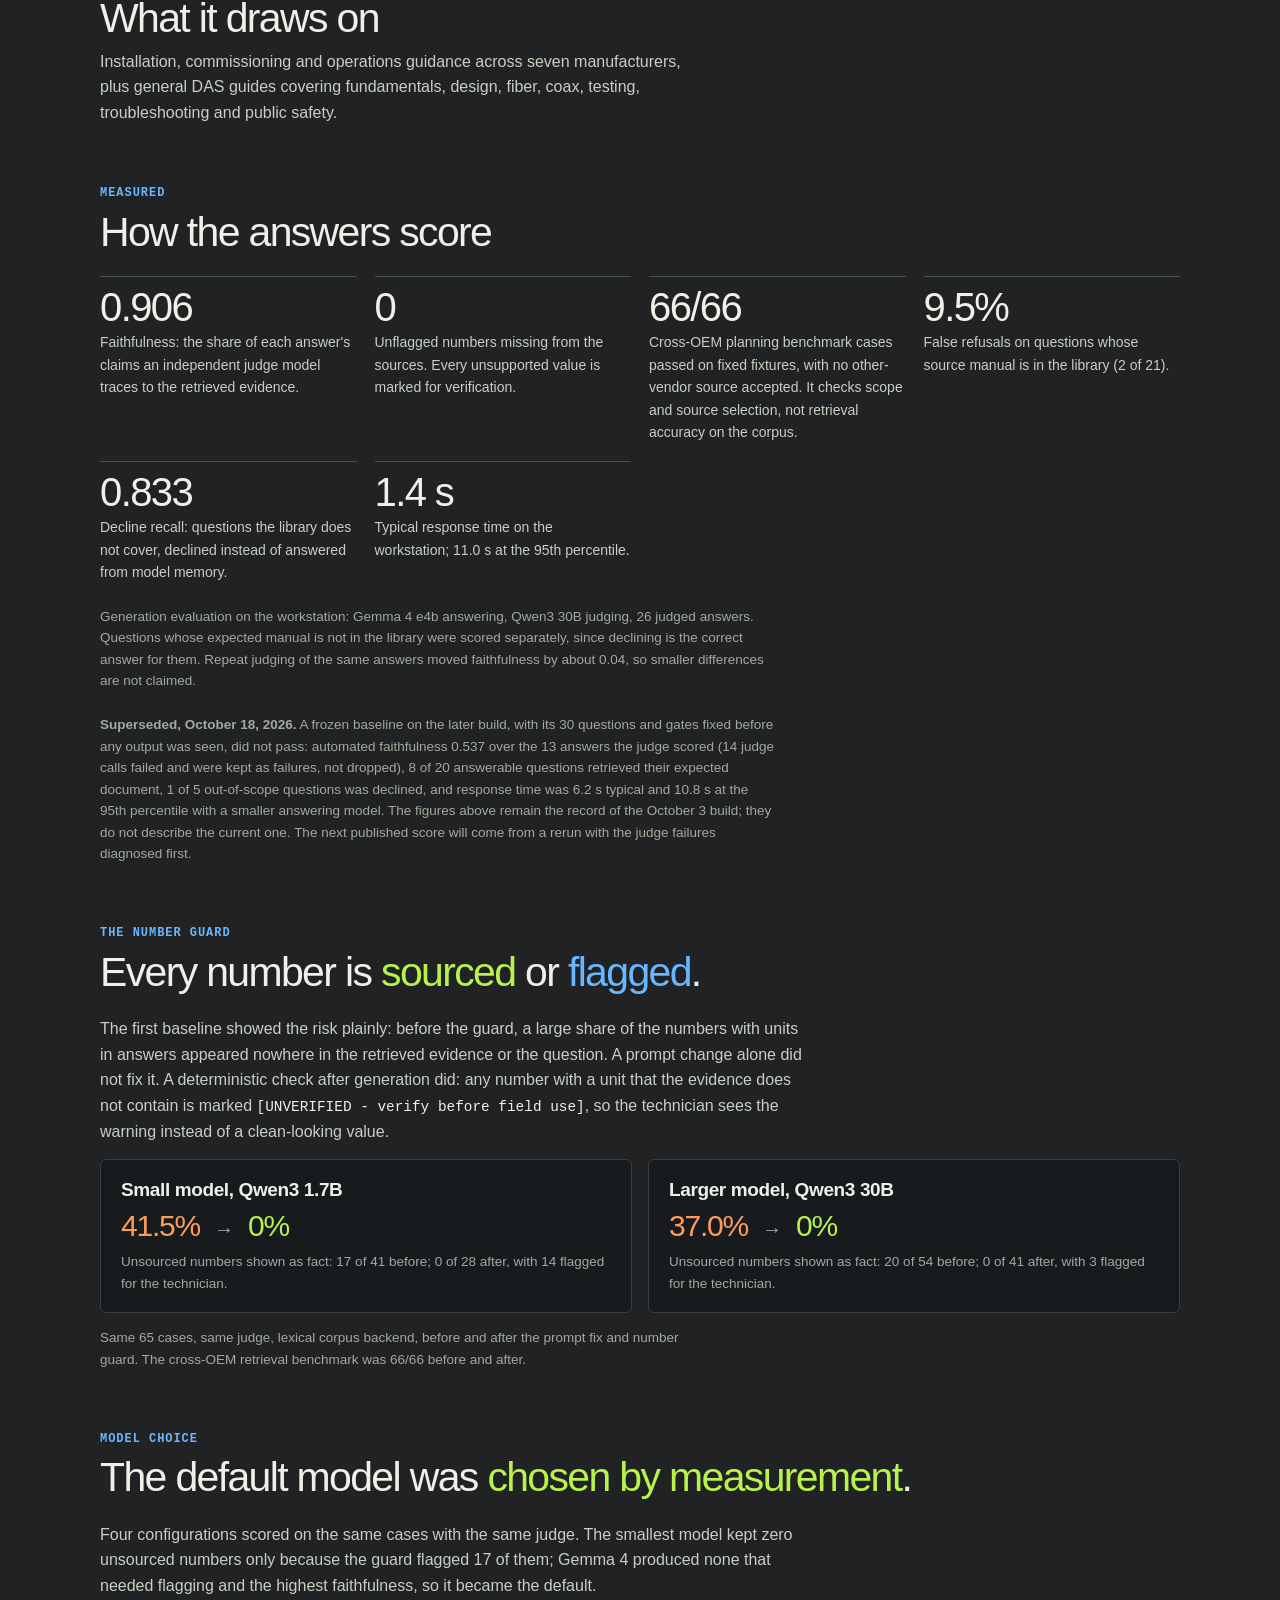
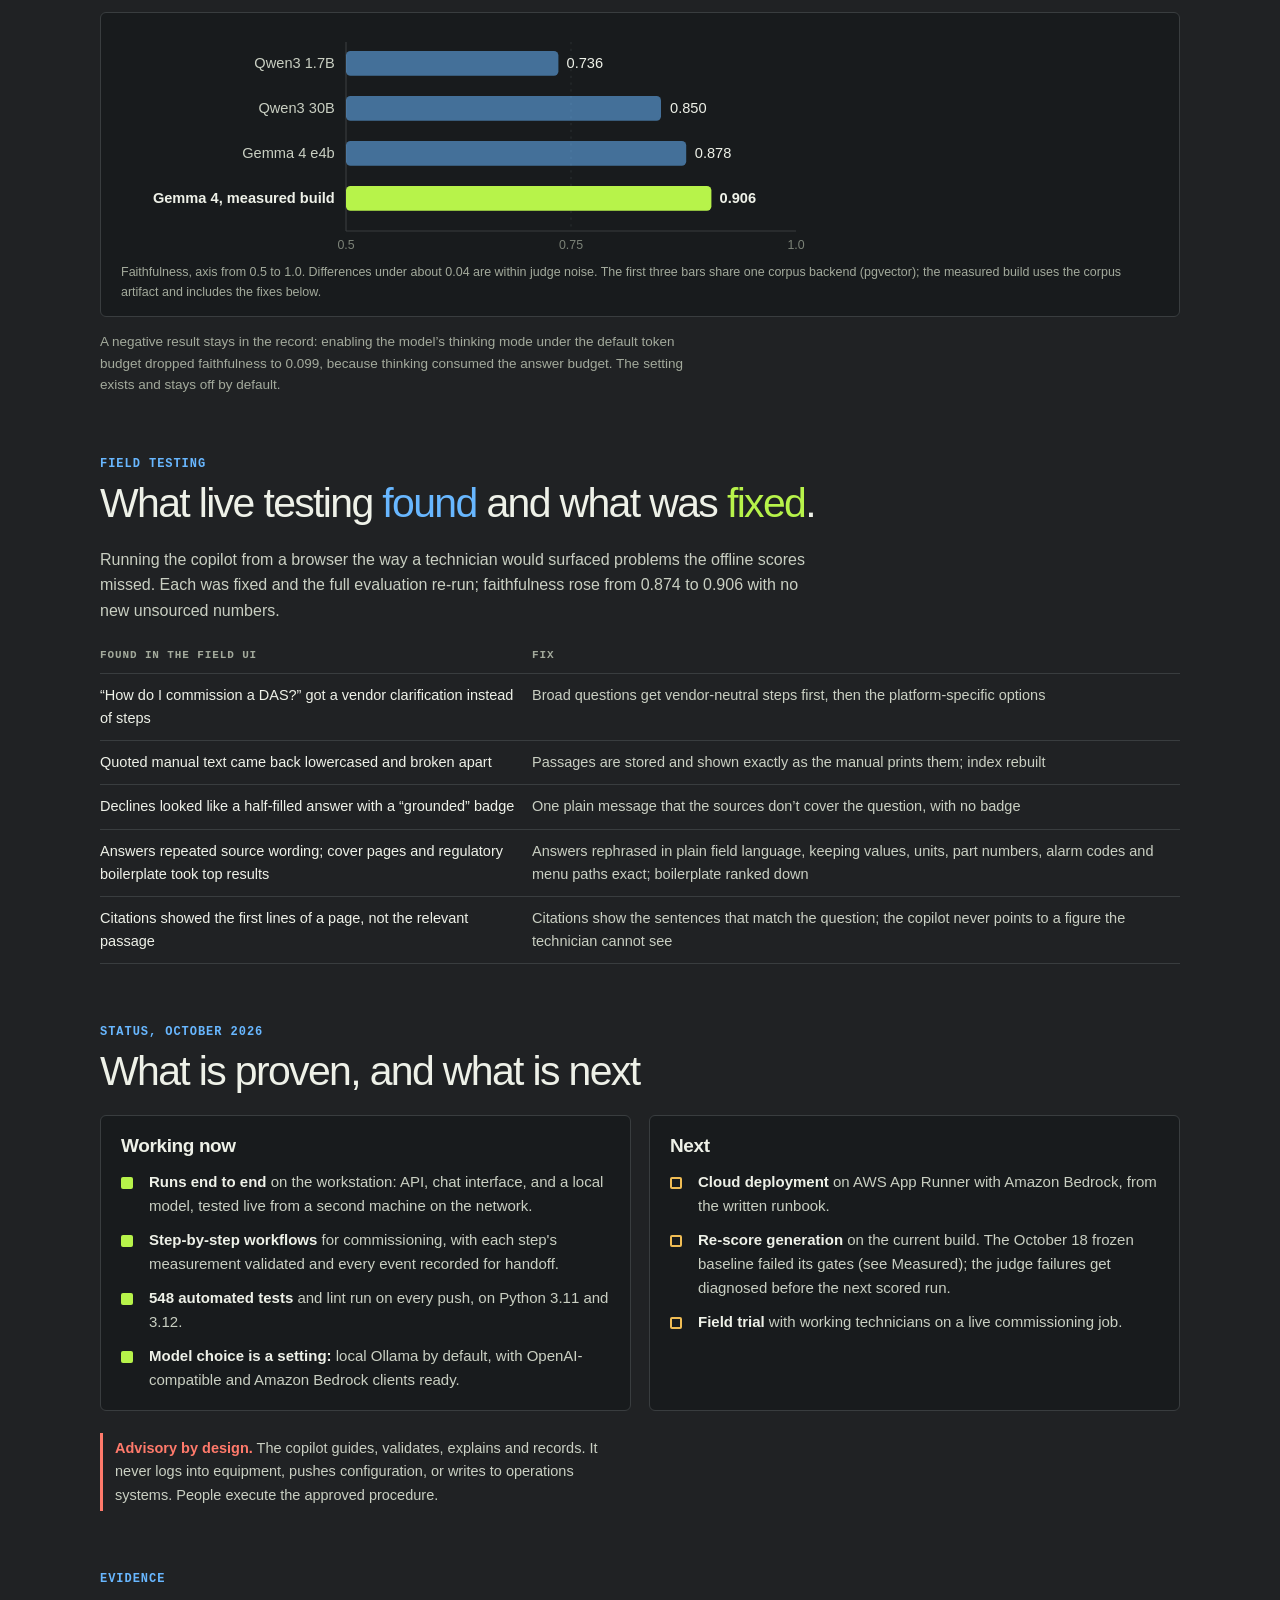
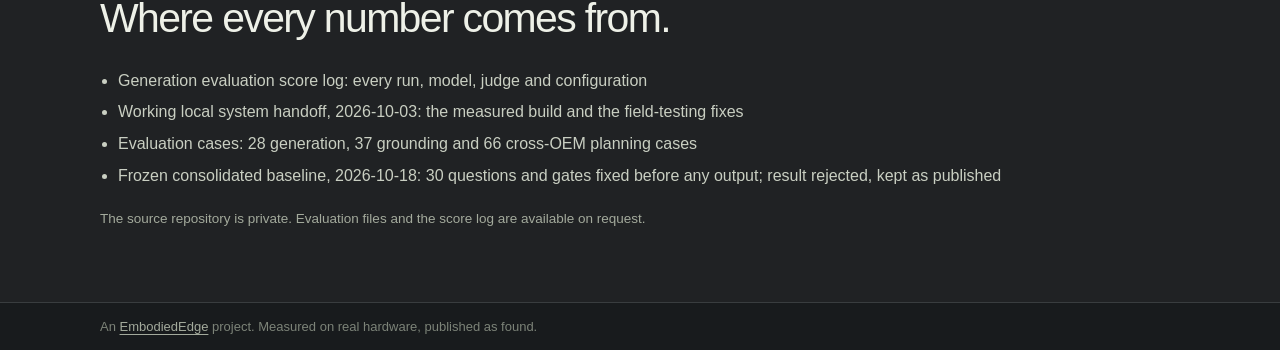
<file: field-commissioning-copilot/index.html>
<!doctype html>
<html lang="en" data-theme="dark">
<head><meta charset="utf-8">

<meta name="viewport" content="width=device-width, initial-scale=1">
<title>Field Commissioning Copilot | Evidence</title><meta property="og:type" content="article"><meta property="og:title" content="Field Commissioning Copilot: when the manual doesn't say, the copilot says so"><meta property="og:description" content="A retrieval-grounded copilot for DAS field commissioning: answers from manufacturer manuals, declines what they don't cover, and flags unverified numbers."><meta property="og:image" content="https://obiedeh.github.io/assets/og/field-commissioning-copilot.png"><meta name="twitter:card" content="summary_large_image">
<meta name="description" content="A retrieval-grounded copilot for DAS installation, commissioning and troubleshooting. Answers come from OEM manuals and general DAS guides, and it says when no source covers a question.">
<style>
/* Layout: a commissioning closeout sheet. The signal path from source to antenna is the hero; each stage carries the questions technicians actually ask there. Below it reads like a test report: method, live results, source rules, scope, status. */
:root{
  --bg:#eceff2; --sheet:#f8f9fb; --ink:#101a24; --ink-2:#3f4b57; --ink-3:#6a7682; --rule:#cfd6dd;
  --fiber:#1d5fa8; --fiber-bg:#dce8f6; --copper:#a4561a; --copper-bg:#f4e3d4;
  --ok:#17704a; --ok-bg:#dcefe5; --warn:#8a5a00; --warn-bg:#f6ead0; --stop:#a8302a; --stop-bg:#f6dddb;
  --f-display:"Archivo","Arial Narrow",system-ui,sans-serif;
  --f-body:"Source Sans 3",system-ui,-apple-system,"Segoe UI",sans-serif;
  --f-mono:"JetBrains Mono",ui-monospace,Menlo,Consolas,monospace;
}
@media (prefers-color-scheme:dark){:root:not([data-theme="light"]){
  --bg:#0e1419; --sheet:#151d24; --ink:#e8edf2; --ink-2:#b4bfca; --ink-3:#83909c; --rule:#26313b;
  --fiber:#7fb2ef; --fiber-bg:#16273a; --copper:#e39a5f; --copper-bg:#33231a;
  --ok:#5cc996; --ok-bg:#132a20; --warn:#f0bd55; --warn-bg:#2f2611; --stop:#f08a83; --stop-bg:#341b1a; color-scheme:dark}}
:root[data-theme="dark"]{
  --bg:#0e1419; --sheet:#151d24; --ink:#e8edf2; --ink-2:#b4bfca; --ink-3:#83909c; --rule:#26313b;
  --fiber:#7fb2ef; --fiber-bg:#16273a; --copper:#e39a5f; --copper-bg:#33231a;
  --ok:#5cc996; --ok-bg:#132a20; --warn:#f0bd55; --warn-bg:#2f2611; --stop:#f08a83; --stop-bg:#341b1a; color-scheme:dark}
*{box-sizing:border-box}
body{background:var(--bg);color:var(--ink);font-family:var(--f-body);font-size:16px;line-height:1.6}
.wrap{max-width:1120px;margin:0 auto;padding-inline:20px;padding-block:32px 72px;display:flex;flex-direction:column;gap:60px}
h1,h2,h3{font-family:var(--f-display);margin:0;text-wrap:balance;line-height:1.02}
h1{font-size:clamp(38px,6.6vw,72px);font-weight:800;font-stretch:72%;letter-spacing:-.01em;text-transform:uppercase}
h2{font-size:clamp(26px,3.4vw,36px);font-weight:750;font-stretch:78%;text-transform:uppercase}
h3{font-size:20px;font-weight:650;font-stretch:88%}
p{margin:0;max-width:66ch;color:var(--ink-2)}
a{color:var(--fiber);text-underline-offset:3px}
a:focus-visible{outline:2px solid var(--fiber);outline-offset:3px;border-radius:3px}
.label{font-family:var(--f-mono);font-size:11.5px;letter-spacing:.08em;text-transform:uppercase;color:var(--ink-3)}
section{display:flex;flex-direction:column;gap:22px}
.head{display:flex;flex-direction:column;gap:8px}

/* header */
header{display:flex;flex-direction:column;gap:18px}
.top{display:flex;flex-wrap:wrap;gap:10px 16px;align-items:center;justify-content:space-between}
.pill{display:inline-flex;align-items:center;gap:8px;font-family:var(--f-mono);font-size:12px;padding:5px 11px;border-radius:999px;background:var(--ok-bg);color:var(--ok)}
.pill i{width:8px;height:8px;border-radius:50%;background:currentColor}
.tagline{font-family:var(--f-display);font-stretch:85%;font-weight:600;font-size:clamp(20px,2.4vw,26px);line-height:1.25;color:var(--ink);max-width:40ch}
.lede{font-size:17.5px;max-width:64ch}
.spec{display:grid;grid-template-columns:repeat(4,minmax(0,1fr));border-top:2px solid var(--ink);border-bottom:1px solid var(--rule)}
.spec div{padding:12px 14px 12px 0;display:flex;flex-direction:column;gap:2px;min-width:0}
.spec div+div{padding-left:14px;border-left:1px solid var(--rule)}
.spec b{font-weight:600;font-size:15px;font-variant-numeric:tabular-nums}
.spec span:last-child{font-size:13.5px;color:var(--ink-3)}
@media (max-width:820px){.spec{grid-template-columns:1fr 1fr}.spec div:nth-child(3){padding-left:0;border-left:0}.spec div:nth-child(n+3){border-top:1px solid var(--rule)}}
@media (max-width:440px){.spec{grid-template-columns:1fr}.spec div{padding-left:0!important;border-left:0!important}.spec div+div{border-top:1px solid var(--rule)}}

/* path */
.sheet{background:var(--sheet);border:1px solid var(--rule);border-radius:6px;padding:16px;display:flex;flex-direction:column;gap:10px;min-width:0}
.scroll{overflow-x:auto}
.sheet svg{display:block;width:100%;height:auto;min-width:880px}
svg text{font-family:var(--f-mono)}
.foot{display:flex;justify-content:space-between;gap:12px;flex-wrap:wrap;font-family:var(--f-mono);font-size:11px;color:var(--ink-3)}

/* method */
.flow{display:grid;grid-template-columns:repeat(5,minmax(0,1fr));border:1px solid var(--rule);border-radius:6px;background:var(--sheet);overflow:hidden}
.flow div{padding:16px;display:flex;flex-direction:column;gap:6px;min-width:0}
.flow div+div{border-left:1px dashed var(--rule)}
.flow .n{font-family:var(--f-mono);font-size:11px;color:var(--ink-3)}
.flow b{font-family:var(--f-display);font-stretch:85%;font-size:19px;font-weight:650;line-height:1.15}
.flow p{font-size:14px}
@media (max-width:900px){.flow{grid-template-columns:1fr}.flow div+div{border-left:0;border-top:1px dashed var(--rule)}}
.callout{display:grid;grid-template-columns:auto 1fr;gap:18px;align-items:center;background:var(--fiber-bg);border-radius:6px;padding:18px 22px}
.callout strong{font-family:var(--f-display);font-stretch:75%;font-size:24px;font-weight:750;text-transform:uppercase;color:var(--fiber);line-height:1.05;max-width:15ch}
.callout p{color:var(--ink)}
@media (max-width:640px){.callout{grid-template-columns:1fr}}

/* answers */
.answers{display:grid;grid-template-columns:repeat(2,minmax(0,1fr));gap:18px}
@media (max-width:780px){.answers{grid-template-columns:1fr}}
.ans{background:var(--sheet);border:1px solid var(--rule);border-radius:6px;padding:18px 20px;display:flex;flex-direction:column;gap:12px;min-width:0}
.ans .kind{display:flex;justify-content:space-between;gap:10px;align-items:baseline;flex-wrap:wrap}
.ans .kind h3{font-size:19px}
.q{align-self:flex-end;max-width:92%;background:var(--bg);border-radius:14px 14px 4px 14px;padding:8px 13px;font-size:14.5px;color:var(--ink)}
.a{font-size:14.5px;color:var(--ink-2);display:flex;flex-direction:column;gap:6px}
.a .h{font-family:var(--f-mono);font-size:11px;letter-spacing:.07em;text-transform:uppercase;color:var(--ink-3);margin-top:4px}
.a ul,.a ol{margin:0;padding-left:20px;display:flex;flex-direction:column;gap:2px}
.a .first{color:var(--ink)}
.chips{display:flex;flex-wrap:wrap;gap:6px}
.chip{font-family:var(--f-mono);font-size:11.5px;border:1px solid var(--rule);border-radius:999px;padding:2px 9px;color:var(--ink-2)}
.chip.ok{background:var(--ok-bg);color:var(--ok);border-color:transparent}
.chip.warn{background:var(--warn-bg);color:var(--warn);border-color:transparent}
.chip.stop{background:var(--stop-bg);color:var(--stop);border-color:transparent}
.why{font-size:13.5px;border-top:1px dashed var(--rule);padding-top:10px;color:var(--ink-2)}
.why b{color:var(--ink);font-weight:600}

/* ladder */
.ladder{display:grid;grid-template-columns:minmax(0,1fr) minmax(0,1fr);gap:28px;align-items:start}
@media (max-width:860px){.ladder{grid-template-columns:1fr}}
.ladder ol{list-style:none;margin:0;padding:0;display:flex;flex-direction:column;border:1px solid var(--rule);border-radius:6px;background:var(--sheet);overflow:hidden}
.ladder li{display:grid;grid-template-columns:34px 1fr auto;gap:12px;align-items:center;padding:12px 16px;font-size:15px}
.ladder li+li{border-top:1px solid var(--rule)}
.ladder li .r{font-family:var(--f-mono);font-size:12px;color:var(--ink-3)}
.ladder li .t{font-family:var(--f-mono);font-size:11px;color:var(--ink-3);text-align:right}
.ladder li.top{background:var(--copper-bg)}
.ladder li.top .r{color:var(--copper)}
.rules{display:flex;flex-direction:column;gap:16px}
.rules div{border-top:1px solid var(--ink);padding-top:10px;display:flex;flex-direction:column;gap:4px}
.rules b{font-family:var(--f-display);font-stretch:88%;font-size:18px;font-weight:650}
.rules p{font-size:14.5px}

/* library */
.lib{display:grid;grid-template-columns:repeat(7,minmax(0,1fr));gap:0;border-top:2px solid var(--ink);border-bottom:1px solid var(--rule)}
.lib div{padding:12px 12px 12px 0;display:flex;flex-direction:column;gap:3px;min-width:0}
.lib div+div{padding-left:12px;border-left:1px solid var(--rule)}
.lib b{font-family:var(--f-display);font-stretch:80%;font-size:19px;font-weight:700}
.lib span{font-size:13px;color:var(--ink-3)}
.lib em{font-style:normal;font-family:var(--f-mono);font-size:12px;color:var(--ink-2);font-variant-numeric:tabular-nums}
@media (max-width:900px){.lib{grid-template-columns:repeat(4,minmax(0,1fr))}.lib div:nth-child(5){padding-left:0;border-left:0}.lib div:nth-child(n+5){border-top:1px solid var(--rule)}}
@media (max-width:520px){.lib{grid-template-columns:1fr 1fr}.lib div{padding-left:0!important;border-left:0!important}.lib div:nth-child(n+3){border-top:1px solid var(--rule)}.lib div:nth-child(even){padding-left:12px!important;border-left:1px solid var(--rule)!important}}

/* scores */
.scores{display:grid;grid-template-columns:repeat(4,minmax(0,1fr));gap:18px}
@media (max-width:860px){.scores{grid-template-columns:1fr 1fr}}
@media (max-width:440px){.scores{grid-template-columns:1fr}}
.score{border-top:1px solid var(--ink);padding-top:10px;display:flex;flex-direction:column;gap:4px;min-width:0}
.score b{font-family:var(--f-display);font-stretch:75%;font-size:40px;font-weight:750;line-height:1;font-variant-numeric:tabular-nums}
.score p{font-size:14px}
.note{font-size:13.5px;color:var(--ink-3);max-width:90ch}

/* status */
.ledger{display:grid;grid-template-columns:repeat(2,minmax(0,1fr));gap:18px}
@media (max-width:760px){.ledger{grid-template-columns:1fr}}
.col{background:var(--sheet);border:1px solid var(--rule);border-radius:6px;padding:18px 20px;display:flex;flex-direction:column;gap:12px;min-width:0}
.col ul{list-style:none;margin:0;padding:0;display:flex;flex-direction:column;gap:10px}
.col li{display:grid;grid-template-columns:18px 1fr;gap:10px;font-size:15px;color:var(--ink-2)}
.col li b{color:var(--ink);font-weight:600}
.mk{width:12px;height:12px;margin-top:7px;border-radius:2px}
.mk.ok{background:var(--ok)}
.mk.open{border:2px solid var(--warn)}
.never{font-size:14.5px;color:var(--ink-2);border-left:3px solid var(--stop);padding:4px 0 4px 12px}
.never b{color:var(--stop)}
/* app */
.app{display:grid;grid-template-columns:minmax(0,1.5fr) minmax(0,1fr);gap:28px;align-items:center}
@media (max-width:860px){.app{grid-template-columns:1fr}}
.app figure{margin:0;display:flex;flex-direction:column;gap:8px;min-width:0}
.app img{display:block;width:100%;height:auto;border-radius:6px;border:1px solid var(--rule);background:#f6f6f6}
.app figcaption,.shot figcaption{font-size:13.5px;color:var(--ink-3)}
.shot{margin:0;display:flex;flex-direction:column;gap:8px;min-width:0}
.shot img{display:block;width:100%;height:auto;border-radius:6px;border:1px solid var(--rule);background:#f6f6f6}
.modes{display:flex;flex-direction:column;gap:16px}
.modes div{border-top:1px solid var(--ink);padding-top:10px;display:flex;flex-direction:column;gap:4px}
.modes b{font-family:var(--f-display);font-stretch:88%;font-size:19px;font-weight:650}
.modes p{font-size:14.5px}
footer{border-top:1px solid var(--rule);padding-top:18px;display:flex;flex-wrap:wrap;gap:8px 24px;justify-content:space-between;font-size:13.5px;color:var(--ink-3)}
@media (prefers-reduced-motion:no-preference){
  .trace{stroke-dasharray:6 10;animation:flow 2.4s linear infinite}
  @keyframes flow{to{stroke-dashoffset:-32}}
}
</style>
<style id="ee-theme">:root,:root:not([data-theme="light"]),:root[data-theme="dark"]{--bg:#202224;--sheet:#181b1d;--ink:#eef1e8;--ink-2:#c9cfc2;--ink-3:#a3aa9c;--rule:#393d3f;--fiber:#68b7ff;--fiber-bg:#18283a;--copper:#ff9c59;--copper-bg:#33251b;--ok:#b7f34a;--ok-bg:#27321a;--warn:#f0bd55;--warn-bg:#2f2611;--stop:#ff7a6b;--stop-bg:#3a1f1d;--f-display:"Helvetica Neue",Helvetica,Arial,sans-serif;--f-body:"Helvetica Neue",Helvetica,Arial,sans-serif;--f-mono:ui-monospace,"SFMono-Regular",Consolas,"Liberation Mono",Menlo,monospace;color-scheme:dark}h1,h2,h3{font-family:"Helvetica Neue",Helvetica,Arial,sans-serif;font-weight:500;letter-spacing:-.02em}h1{letter-spacing:-.035em}:root[data-theme="light"]{--bg:#f6f7f3;--sheet:#ffffff;--ink:#1a1c1e;--ink-2:#3d4239;--ink-3:#5d6459;--rule:#d8dbd2;--fiber:#1f6fd1;--fiber-bg:#e3eefb;--copper:#c2560c;--copper-bg:#fcecdf;--ok:#4d7c0f;--ok-bg:#ecf5dc;--warn:#8a5a00;--warn-bg:#f6ead0;--stop:#c62828;--stop-bg:#fbe4e1;--f-display:"Helvetica Neue",Helvetica,Arial,sans-serif;--f-body:"Helvetica Neue",Helvetica,Arial,sans-serif;--f-mono:ui-monospace,"SFMono-Regular",Consolas,"Liberation Mono",Menlo,monospace;color-scheme:light}@media print{:root,:root:not([data-theme="light"]),:root[data-theme="dark"]{--bg:#f6f7f3;--sheet:#ffffff;--ink:#1a1c1e;--ink-2:#3d4239;--ink-3:#5d6459;--rule:#d8dbd2;--fiber:#1f6fd1;--fiber-bg:#e3eefb;--copper:#c2560c;--copper-bg:#fcecdf;--ok:#4d7c0f;--ok-bg:#ecf5dc;--warn:#8a5a00;--warn-bg:#f6ead0;--stop:#c62828;--stop-bg:#fbe4e1;--f-display:"Helvetica Neue",Helvetica,Arial,sans-serif;--f-body:"Helvetica Neue",Helvetica,Arial,sans-serif;--f-mono:ui-monospace,"SFMono-Regular",Consolas,"Liberation Mono",Menlo,monospace;color-scheme:light}}body{font-family:"Helvetica Neue",Helvetica,Arial,sans-serif}h1{font-family:"Helvetica Neue",Helvetica,Arial,sans-serif!important;font-size:clamp(44px,4.6vw,66px)!important;font-weight:500!important;line-height:1!important;letter-spacing:-.06em!important;text-transform:none!important;font-stretch:normal!important}h1 em,h1 .ee-g{font-style:normal;color:#b7f34a!important;-webkit-text-fill-color:#b7f34a}h1 em.b,h1 .ee-b{font-style:normal;color:#68b7ff!important;-webkit-text-fill-color:#68b7ff}h2{font-family:"Helvetica Neue",Helvetica,Arial,sans-serif!important;font-size:clamp(28px,3.2vw,42px)!important;font-weight:500!important;line-height:1.08!important;letter-spacing:-.04em!important;text-transform:none!important;font-stretch:normal!important;color:inherit}h3{font-family:"Helvetica Neue",Helvetica,Arial,sans-serif!important;font-size:19px!important;font-weight:600!important;line-height:1.25!important;letter-spacing:-.02em!important;text-transform:none!important;font-stretch:normal!important}.top > .label{font-family:ui-monospace,"SFMono-Regular",Consolas,"Liberation Mono",Menlo,monospace!important;font-size:12px!important;font-weight:600!important;letter-spacing:.08em!important;text-transform:uppercase!important;line-height:1.4!important;color:#b7f34a!important}.head .label{font-family:ui-monospace,"SFMono-Regular",Consolas,"Liberation Mono",Menlo,monospace!important;font-size:12px!important;font-weight:600!important;letter-spacing:.08em!important;text-transform:uppercase!important;line-height:1.4!important;color:#68b7ff!important}
body{margin:0}
.ee-band{background:#181b1d;border-bottom:1px solid #393d3f;color:#eef1e8;font:14px/1.4 "Helvetica Neue",Helvetica,Arial,sans-serif;position:relative;z-index:50}
.ee-band .ee-in{max-width:1120px;margin:0 auto;padding:10px 20px;display:flex;flex-wrap:wrap;gap:8px 18px;align-items:center;justify-content:space-between}
.ee-band a{color:#a3aa9c;text-decoration:none}.ee-band a:hover{color:#eef1e8}
.ee-band .ee-mark{display:inline-flex;align-items:center;gap:8px;color:#eef1e8;font-weight:600;letter-spacing:-.01em}
.ee-band .ee-mark i{display:inline-block;width:14px;height:14px;border-radius:2px;background:linear-gradient(135deg,#b7f34a 0 50%,#68b7ff 50% 100%)}
.ee-band .ee-mark span{color:#a3aa9c;font-weight:400}.ee-band nav{display:flex;gap:16px}
.ee-foot{border-top:1px solid #393d3f;background:#181b1d;color:#7c8378;font:13px/1.5 "Helvetica Neue",Helvetica,Arial,sans-serif}
.ee-foot .ee-in{max-width:1120px;margin:0 auto;padding:14px 20px}.ee-foot a{color:#a3aa9c}
@media print{.ee-band,.ee-foot{background:#fff;color:#5d6459;border-color:#d8dbd2}.ee-band .ee-mark{color:#1a1c1e}}

body{margin:0}
h1,h2,h3{font-family:var(--f-display);font-stretch:normal;text-transform:none}
h1{font-size:clamp(44px,4.6vw,66px);font-weight:500;letter-spacing:-.065em;line-height:.98;max-width:1000px}
h1 em,h2 em{font-style:normal;color:var(--ok)}h1 em.b,h2 em.b{color:var(--fiber)}
h2{font-size:clamp(28px,3vw,40px);font-weight:500;letter-spacing:-.045em;line-height:1.05}
h3{font-weight:600;letter-spacing:-.02em}
.label.eyebrow{color:var(--ok);font-weight:600}
.head .label{color:var(--fiber);font-weight:600}
.tagline{font-family:var(--f-display);font-stretch:normal;font-weight:500;letter-spacing:-.02em}
.callout strong{font-stretch:normal;text-transform:none;font-weight:600;letter-spacing:-.02em}
.score b{font-stretch:normal;font-weight:500;letter-spacing:-.04em}
.flow b,.rules b,.modes b,.lib b{font-stretch:normal;font-weight:600;letter-spacing:-.02em}
.spec{border-top-color:var(--rule)}.lib{border-top-color:var(--rule)}
.rules div,.modes div,.score{border-top-color:var(--line-strong,#4a4f52)}
.ev{display:flex;flex-direction:column;gap:14px}
.ev p{max-width:80ch}
.ev .note{font-size:13.5px;color:var(--ink-3)}
.ev code{font-family:var(--f-mono);font-size:.9em;color:var(--ink)}
.pair{display:grid;grid-template-columns:repeat(2,minmax(0,1fr));gap:16px}
@media (max-width:700px){.pair{grid-template-columns:1fr}}
.card{background:var(--sheet);border:1px solid var(--rule);border-radius:6px;padding:18px 20px;min-width:0}
.card h3{font-size:18px}
.ba{display:flex;align-items:baseline;gap:14px;margin:10px 0 6px;flex-wrap:wrap}
.ba .from{font:500 30px/1 var(--f-display);letter-spacing:-.04em;color:var(--copper)}
.ba .to{font:500 30px/1 var(--f-display);letter-spacing:-.04em;color:var(--ok)}
.ba .arr{color:var(--ink-3);font-size:20px}
.chart{background:var(--sheet);border:1px solid var(--rule);border-radius:6px;padding:20px 20px 14px}
.chart svg{display:block;width:100%;max-width:720px;height:auto;overflow:visible}
.chart svg text{font-family:var(--f-body)}
.chart .cap{font-size:12.5px;color:var(--ink-3);margin-top:8px}
.tablewrap{overflow-x:auto}
.ev table{width:100%;border-collapse:collapse;font-size:14.5px}
.ev th,.ev td{text-align:left;padding:10px 12px 10px 0;border-bottom:1px solid var(--rule);vertical-align:top}
.ev th{font:600 11px/1.4 var(--f-mono);letter-spacing:.08em;text-transform:uppercase;color:var(--ink-3)}
.ev td{color:var(--ink-2)}.ev td:first-child{color:var(--ink);width:40%}
.ev ul.plain{margin:0;padding-left:18px;color:var(--ink-2)}.ev ul.plain li{margin:6px 0}
.ev ul.plain a{color:var(--ink-2);border-bottom:1px solid var(--rule);text-decoration:none}
</style></head>
<body><div class="ee-band"><div class="ee-in"><a class="ee-mark" href="https://embodiededge.ai"><i></i>EmbodiedEdge <span>Evidence</span></a><nav><a href="https://github.com/obiedeh">GitHub</a><a href="https://embodiededge.ai">Lab</a><a href="https://github.com/obiedeh">Obinna Edeh</a></nav></div></div>

<div class="wrap">

<header>
  <div class="top">
    <span class="label eyebrow">DAS Field Commissioning Copilot · Distributed antenna systems</span>
    <span class="pill"><i></i>Recorded October 3, 2026 · local hardware</span>
  </div>
  <h1>When the <em class="b">manual</em> doesn&rsquo;t say, the copilot <em>says so</em>.</h1>
  <p class="tagline">Closing the gap between the spec sheet and the site.</p>
  <p class="lede">A distributed antenna system is the last physical layer of a cellular network, where the carrier's signal has to work inside a real building. Technicians installing and commissioning one ask the copilot what to do next. It answers from OEM manuals and general DAS field guides, keeps every value and safety warning as the source states it, and says plainly when no source covers the question instead of guessing.</p>
  <div class="spec">
    <div><span class="label">Model</span><b>Gemma 4 (e4b)</b><span>Ollama on an RTX 5090 workstation</span></div>
    <div><span class="label">Library</span><b>Seven manufacturers</b><span>plus general DAS field guides</span></div>
    <div><span class="label">Retrieval</span><b>Layered, scope-aware</b><span>Embeddings plus keyword index</span></div>
    <div><span class="label">Checks</span><b>548 tests · 66/66</b><span>unit tests and planning benchmark on fixtures, October 3; the suite reached 1,165 tests on November 1</span></div>
  </div>
</header>

<section aria-labelledby="app-h">
  <div class="head">
    <span class="label">The app</span>
    <h2 id="app-h">Two ways in</h2>
  </div>
  <div class="app">
    <figure>
      <img src="[data-uri]" width="840" height="415" alt="Front page of the DAS Field Commissioning Copilot app, offering User Mode and Training Mode.">
      <figcaption>Front page of the running app, captured October 3, 2026.</figcaption>
    </figure>
    <div class="modes">
      <div><b>User Mode</b><p>The technician view. Ask a commissioning question and get field steps with a badge showing how well the sources back the answer, without the review tools in the way.</p></div>
      <div><b>Training Mode</b><p>For the people who keep answers trustworthy. Review the references behind each answer, grade answers, and accept web-assisted answers into review. Opens with a power-user key.</p></div>
    </div>
  </div>
  <figure class="shot">
    <img src="[data-uri]" width="1440" height="860" alt="User Mode chat screen with a question about a VSWR alarm on a DAS remote typed into the prompt box.">
    <figcaption>User Mode, ready for a question. The prompt box takes plain field language; every answer carries the reminder to verify before field execution.</figcaption>
  </figure>
</section>

<section aria-labelledby="path-h">
  <div class="head">
    <span class="label">Signal path</span>
    <h2 id="path-h">Where the questions come from</h2>
    <p>Each stage of a DAS has its own measurements and its own failure modes. These are questions the running system was asked on October 3, 2026, placed at the stage they belong to.</p>
  </div>
  <div class="sheet">
    <div class="scroll">
    <svg viewBox="0 0 1000 330" role="img" aria-label="DAS signal path from signal source through point of interface, fiber transport and remote unit to coax and antennas, with the measurement unit and a real technician question at each stage.">
      <rect x="0" y="0" width="1000" height="330" fill="var(--sheet)"/>
      <!-- links -->
      <line x1="150" y1="92" x2="215" y2="92" stroke="var(--copper)" stroke-width="4"/>
      <line x1="345" y1="92" x2="420" y2="92" stroke="var(--fiber)" stroke-width="4"/>
      <line x1="345" y1="92" x2="420" y2="92" stroke="var(--fiber-bg)" stroke-width="1.5" class="trace"/>
      <line x1="550" y1="92" x2="615" y2="92" stroke="var(--fiber)" stroke-width="4"/>
      <line x1="550" y1="92" x2="615" y2="92" stroke="var(--fiber-bg)" stroke-width="1.5" class="trace"/>
      <line x1="745" y1="92" x2="810" y2="92" stroke="var(--copper)" stroke-width="4"/>
      <!-- stage boxes -->
      <g font-size="12" fill="var(--ink)">
        <rect x="20" y="62" width="130" height="60" rx="5" fill="var(--bg)" stroke="var(--ink-3)"/>
        <text x="85" y="88" text-anchor="middle" font-weight="500">SIGNAL SOURCE</text>
        <text x="85" y="106" text-anchor="middle" fill="var(--ink-3)" font-size="11">BTS · BDA · off-air</text>

        <rect x="215" y="62" width="130" height="60" rx="5" fill="var(--bg)" stroke="var(--ink-3)"/>
        <text x="280" y="88" text-anchor="middle" font-weight="500">POI / HEADEND</text>
        <text x="280" y="106" text-anchor="middle" fill="var(--ink-3)" font-size="11">attenuation, dB</text>

        <rect x="420" y="62" width="130" height="60" rx="5" fill="var(--bg)" stroke="var(--fiber)"/>
        <text x="485" y="88" text-anchor="middle" font-weight="500">FIBER TRANSPORT</text>
        <text x="485" y="106" text-anchor="middle" fill="var(--ink-3)" font-size="11">optical budget, dB</text>

        <rect x="615" y="62" width="130" height="60" rx="5" fill="var(--bg)" stroke="var(--ink-3)"/>
        <text x="680" y="88" text-anchor="middle" font-weight="500">REMOTE UNIT</text>
        <text x="680" y="106" text-anchor="middle" fill="var(--ink-3)" font-size="11">output, dBm · alarms</text>

        <rect x="810" y="62" width="170" height="60" rx="5" fill="var(--bg)" stroke="var(--copper)"/>
        <text x="895" y="88" text-anchor="middle" font-weight="500">COAX + ANTENNAS</text>
        <text x="895" y="106" text-anchor="middle" fill="var(--ink-3)" font-size="11">RL, dB · PIM, dBc</text>
      </g>
      <!-- antenna glyph -->
      <g stroke="var(--copper)" stroke-width="2" fill="none"><line x1="960" y1="62" x2="960" y2="32"/><path d="M948 32 L960 44 L972 32"/><path d="M944 24 a20 20 0 0 1 32 0"/></g>
      <!-- question pins -->
      <g font-size="11.5">
        <line x1="280" y1="122" x2="280" y2="168" stroke="var(--rule)" stroke-width="1.5"/>
        <rect x="190" y="168" width="180" height="56" rx="4" fill="var(--sheet)" stroke="var(--rule)"/>
        <text x="200" y="188" fill="var(--ink)">How is TDTPOI attenuation</text>
        <text x="200" y="204" fill="var(--ink)">set during commissioning?</text>

        <line x1="485" y1="122" x2="485" y2="248" stroke="var(--rule)" stroke-width="1.5"/>
        <rect x="395" y="248" width="180" height="56" rx="4" fill="var(--sheet)" stroke="var(--rule)"/>
        <text x="405" y="268" fill="var(--ink)">Fiber link to remote 3:</text>
        <text x="405" y="284" fill="var(--ink)">low optical power. What to check?</text>

        <line x1="680" y1="122" x2="680" y2="168" stroke="var(--rule)" stroke-width="1.5"/>
        <rect x="590" y="168" width="180" height="56" rx="4" fill="var(--sheet)" stroke="var(--rule)"/>
        <text x="600" y="188" fill="var(--ink)">A DAS remote shows</text>
        <text x="600" y="204" fill="var(--ink)">a VSWR alarm. Troubleshoot?</text>

        <line x1="895" y1="122" x2="895" y2="248" stroke="var(--rule)" stroke-width="1.5"/>
        <rect x="795" y="248" width="190" height="56" rx="4" fill="var(--sheet)" stroke="var(--rule)"/>
        <text x="805" y="268" fill="var(--ink)">PIM failed at -140 dBc on the</text>
        <text x="805" y="284" fill="var(--ink)">sector 2 run. What to check?</text>

        <line x1="85" y1="122" x2="85" y2="248" stroke="var(--rule)" stroke-width="1.5"/>
        <rect x="15" y="248" width="170" height="56" rx="4" fill="var(--sheet)" stroke="var(--rule)"/>
        <text x="25" y="268" fill="var(--ink)">What is the end-to-end</text>
        <text x="25" y="284" fill="var(--ink)">process to commission a DAS?</text>
      </g>
      <text x="20" y="24" font-size="10.5" fill="var(--ink-3)">DOWNLINK →</text>
    </svg>
    </div>
    <div class="foot"><span>Schematic. Copper lines carry RF, blue lines carry light.</span><span>Questions are verbatim from the live test session</span></div>
  </div>
</section>

<section aria-labelledby="flow-h">
  <div class="head">
    <span class="label">Method, per question</span>
    <h2 id="flow-h">How an answer is built</h2>
  </div>
  <div class="flow">
    <div><span class="n">01 · read</span><b>Understand the question</b><p>Finds the intent, the vendor and platform, and any measurement with its unit, such as 14 dB return loss.</p></div>
    <div><span class="n">02 · plan</span><b>Decide which sources count</b><p>Sets how many slots go to the platform's OEM manuals, general DAS guides, and project criteria.</p></div>
    <div><span class="n">03 · retrieve</span><b>Rank the evidence</b><p>Scores by relevance and authority, filters out other vendors, and pushes cover pages and legal notices down.</p></div>
    <div><span class="n">04 · write</span><b>Answer in field language</b><p>Rewrites manual text into short action steps, keeping values, part numbers, menu paths and warnings exact.</p></div>
    <div><span class="n">05 · check</span><b>Verify before showing</b><p>Flags any number the sources do not contain and labels the answer fully grounded, partial, or not covered.</p></div>
  </div>
  <div class="callout">
    <strong>A missing source is an answer too</strong>
    <p>When no manual or guide covers a question, the copilot says so in one plain sentence and points to the document that would settle it. A confident guess about a torque value or an alarm meaning is worse than no answer on a live site.</p>
  </div>
</section>

<section aria-labelledby="ans-h">
  <div class="head">
    <span class="label">Live answers · October 3, 2026 · abridged</span>
    <h2 id="ans-h">Four ways it responds</h2>
    <p>Each card is a real question to the running system and the start of its answer. The badges are the ones the technician sees. In use, the tech names the manufacturer and platform, and the copilot answers only from that system’s documentation. Names are left out here.</p>
  </div>
  <div class="answers">

    <article class="ans">
      <div class="kind"><h3>Grounded in the OEM manual</h3><span class="label">troubleshooting</span></div>
      <div class="q">A DAS remote shows a VSWR alarm. How do I troubleshoot it?</div>
      <div class="a">
        <span class="h">Check the RF path components</span>
        <ul><li>Inspect the coax path for visible damage or stress.</li><li>Verify every connector along the path is mated and clean.</li><li>Check that the antenna connections are secure.</li></ul>
        <span class="h">Check the system status</span>
        <ul><li>Open Command &amp; Control, select the BIU, then review History &gt; Event Log.</li></ul>
      </div>
      <div class="chips"><span class="chip ok">Fully grounded</span><span class="chip">OEM 3</span><span class="chip">General DAS 2</span></div>
      <p class="why"><b>Why it reads this way:</b> fault questions about a named platform keep two evidence slots for general fault isolation, so the physical checks come first and the vendor menus second.</p>
    </article>

    <article class="ans">
      <div class="kind"><h3>General checks, clearly labeled</h3><span class="label">no platform procedures on file</span></div>
      <div class="q">The optical link to remote 3 shows low optical power. What do I check?</div>
      <div class="a">
        <span class="first">These are general DAS checks, not this platform’s procedures. Confirm alarm meanings, thresholds, and the approved procedure in the manufacturer’s documentation before acting.</span>
        <ol><li>Inspect the connection, clean it, then inspect it again.</li><li>Verify the wavelength, fiber, polish, and polarity.</li><li>Measure both endpoint powers.</li><li>Run OLTS or OTDR as appropriate.</li><li>Compare the results with the engineered budget.</li></ol>
      </div>
      <div class="chips"><span class="chip warn">Partially grounded</span><span class="chip">General DAS 5</span></div>
      <p class="why"><b>Why it reads this way:</b> a tech asking what to check gets the method. Asking what the alarm means on this platform is still refused, because that answer has to come from the manufacturer.</p>
    </article>

    <article class="ans">
      <div class="kind"><h3>No pass/fail without criteria</h3><span class="label">measurement</span></div>
      <div class="q">Is 14 dB return loss a pass?</div>
      <div class="a">
        <span class="first">I can explain what 14 dB means, but I cannot call it pass or fail without the applicable project, carrier, OEM, regulatory, standard, or AHJ acceptance criteria.</span>
        <span class="h">Next checks</span>
        <ul><li>Find the approved acceptance criteria for the site, band, and measurement location before recording a result.</li></ul>
      </div>
      <div class="chips"><span class="chip warn">Partially grounded</span><span class="chip">General DAS 5</span></div>
      <p class="why"><b>Why it reads this way:</b> the same number can pass on one project and fail on another. The verdict belongs to the acceptance document, not the model.</p>
    </article>

    <article class="ans">
      <div class="kind"><h3>Declines rather than guess</h3><span class="label">specification</span></div>
      <div class="q">What torque should I use on a 4.3-10 connector?</div>
      <div class="a">
        <span class="first">No verified guidance covers this, so no answer is given rather than a guess. Check the OEM documentation or the project acceptance criteria for this site.</span>
      </div>
      <div class="chips"><span class="chip stop">Insufficient evidence</span><span class="chip">General DAS 5</span></div>
      <p class="why"><b>Why it reads this way:</b> none of the sources states a torque value. A plausible number from the model's memory would read as fact on site.</p>
    </article>

  </div>
</section>

<section aria-labelledby="src-h">
  <div class="head">
    <span class="label">Source precedence</span>
    <h2 id="src-h">Which document wins</h2>
    <p>When sources disagree, the copilot follows the order a commissioning lead would. General guides explain; they never overrule a project document or a manufacturer.</p>
  </div>
  <div class="ladder">
    <ol>
      <li class="top"><span class="r">1</span><span>Approved project or site procedure and acceptance criteria</span><span class="t">site truth</span></li>
      <li><span class="r">2</span><span>OEM manual for the exact platform, model and revision</span><span class="t">product truth</span></li>
      <li><span class="r">3</span><span>Carrier or customer engineering documents</span><span class="t">network owner</span></li>
      <li><span class="r">4</span><span>Applicable regulations and standards</span><span class="t">code</span></li>
      <li><span class="r">5</span><span>Verified general DAS guides</span><span class="t">method</span></li>
      <li><span class="r">6</span><span>The model's own background knowledge</span><span class="t">last resort</span></li>
    </ol>
    <div class="rules">
      <div><b>No cross-vendor answers</b><p>A question about one manufacturer’s remote never draws on another manufacturer’s manual. The benchmark checks this on every case and the contamination rate is zero.</p></div>
      <div><b>Older revisions step aside</b><p>When a newer edition of a manual is in the library, the superseded one is marked deprecated and left out of answers.</p></div>
      <div><b>Conflicts are shown, not settled quietly</b><p>If two sources of the same rank disagree on a value, the answer says so and asks for field verification.</p></div>
    </div>
  </div>
</section>

<section aria-labelledby="lib-h">
  <div class="head">
    <span class="label">Library</span>
    <h2 id="lib-h">What it draws on</h2>
    <p>Installation, commissioning and operations guidance across seven manufacturers, plus general DAS guides covering fundamentals, design, fiber, coax, testing, troubleshooting and public safety.</p>
  </div>
</section>

<section aria-labelledby="score-h">
  <div class="head">
    <span class="label">Measured</span>
    <h2 id="score-h">How the answers score</h2>
  </div>
  <div class="scores">
    <div class="score"><b>0.906</b><p>Faithfulness: the share of each answer's claims an independent judge model traces to the retrieved evidence.</p></div>
    <div class="score"><b>0</b><p>Unflagged numbers missing from the sources. Every unsupported value is marked for verification.</p></div>
    <div class="score"><b>66/66</b><p>Cross-OEM planning benchmark cases passed on fixed fixtures, with no other-vendor source accepted. It checks scope and source selection, not retrieval accuracy on the corpus.</p></div>
    <div class="score"><b>9.5%</b><p>False refusals on questions whose source manual is in the library (2 of 21).</p></div>
    <div class="score"><b>0.833</b><p>Decline recall: questions the library does not cover, declined instead of answered from model memory.</p></div>
    <div class="score"><b>1.4 s</b><p>Typical response time on the workstation; 11.0 s at the 95th percentile.</p></div>
  </div>
  <p class="note">Generation evaluation on the workstation: Gemma 4 e4b answering, Qwen3 30B judging, 26 judged answers. Questions whose expected manual is not in the library were scored separately, since declining is the correct answer for them. Repeat judging of the same answers moved faithfulness by about 0.04, so smaller differences are not claimed.</p>
  <p class="note"><b>Superseded, October 18, 2026.</b> A frozen baseline on the later build, with its 30 questions and gates fixed before any output was seen, did not pass: automated faithfulness 0.537 over the 13 answers the judge scored (14 judge calls failed and were kept as failures, not dropped), 8 of 20 answerable questions retrieved their expected document, 1 of 5 out-of-scope questions was declined, and response time was 6.2 s typical and 10.8 s at the 95th percentile with a smaller answering model. The figures above remain the record of the October 3 build; they do not describe the current one. The next published score will come from a rerun with the judge failures diagnosed first.</p>
</section>

<section aria-labelledby="s-guard">
  <div class="head">
    <span class="label">The number guard</span>
    <h2 id="s-guard">Every number is <em>sourced</em> or <em class="b">flagged</em>.</h2>
  </div>
  <div class="ev">
      
      <p>The first baseline showed the risk plainly: before the guard, a large share of the numbers with units in answers appeared nowhere in the retrieved evidence or the question. A prompt change alone did not fix it. A deterministic check after generation did: any number with a unit that the evidence does not contain is marked <code>[UNVERIFIED - verify before field use]</code>, so the technician sees the warning instead of a clean-looking value.</p>
      <div class="pair">
        <div class="card"><h3>Small model, Qwen3 1.7B</h3><div class="ba"><span class="from">41.5%</span><span class="arr">&rarr;</span><span class="to">0%</span></div><p class="note">Unsourced numbers shown as fact: 17 of 41 before; 0 of 28 after, with 14 flagged for the technician.</p></div>
        <div class="card"><h3>Larger model, Qwen3 30B</h3><div class="ba"><span class="from">37.0%</span><span class="arr">&rarr;</span><span class="to">0%</span></div><p class="note">Unsourced numbers shown as fact: 20 of 54 before; 0 of 41 after, with 3 flagged for the technician.</p></div>
      </div>
      <p class="note">Same 65 cases, same judge, lexical corpus backend, before and after the prompt fix and number guard. The cross-OEM retrieval benchmark was 66/66 before and after.</p>
    </div>
</section>
<section aria-labelledby="s-models">
  <div class="head">
    <span class="label">Model choice</span>
    <h2 id="s-models">The default model was <em>chosen by measurement</em>.</h2>
  </div>
  <div class="ev">
      
      <p>Four configurations scored on the same cases with the same judge. The smallest model kept zero unsourced numbers only because the guard flagged 17 of them; Gemma 4 produced none that needed flagging and the highest faithfulness, so it became the default.</p>
      <div class="chart" role="img" aria-label="Faithfulness by configuration: Qwen3 1.7B 0.736, Qwen3 30B 0.850, Gemma 4 e4b 0.878, Gemma 4 e4b measured build 0.906">
        <svg viewBox="0 0 640 196" aria-hidden="true">
          <g font-family="Helvetica Neue,Helvetica,Arial,sans-serif" font-size="13">
            <line x1="200" y1="8" x2="200" y2="176" stroke="#393d3f"/>
            <line x1="200" y1="176" x2="600" y2="176" stroke="#393d3f"/>
            <g fill="#7c8378" font-size="11"><text x="200" y="192" text-anchor="middle">0.5</text><text x="400" y="192" text-anchor="middle">0.75</text><text x="600" y="192" text-anchor="middle">1.0</text></g>
            <line x1="400" y1="8" x2="400" y2="176" stroke="#2a2e30" stroke-dasharray="2 4"/>
            <g class="bar"><title>Qwen3 1.7B, pgvector backend: faithfulness 0.736 (35 judged), 17 numbers flagged</title>
              <text x="190" y="31" text-anchor="end" fill="#c9cfc2">Qwen3 1.7B</text>
              <rect x="200" y="16" width="188.8" height="22" rx="4" fill="#68b7ff" opacity=".55"/>
              <text x="396" y="31" fill="#eef1e8">0.736</text></g>
            <g class="bar"><title>Qwen3 30B, pgvector backend: faithfulness 0.850 (35 judged), 4 numbers flagged</title>
              <text x="190" y="71" text-anchor="end" fill="#c9cfc2">Qwen3 30B</text>
              <rect x="200" y="56" width="280" height="22" rx="4" fill="#68b7ff" opacity=".55"/>
              <text x="488" y="71" fill="#eef1e8">0.850</text></g>
            <g class="bar"><title>Gemma 4 e4b, pgvector backend: faithfulness 0.878 (26 judged), 0 numbers flagged</title>
              <text x="190" y="111" text-anchor="end" fill="#c9cfc2">Gemma 4 e4b</text>
              <rect x="200" y="96" width="302.4" height="22" rx="4" fill="#68b7ff" opacity=".55"/>
              <text x="510" y="111" fill="#eef1e8">0.878</text></g>
            <g class="bar"><title>Gemma 4 e4b, measured build after field-testing fixes: faithfulness 0.906 (26 judged), 0 numbers flagged</title>
              <text x="190" y="151" text-anchor="end" fill="#eef1e8" font-weight="600">Gemma 4, measured build</text>
              <rect x="200" y="136" width="324.8" height="22" rx="4" fill="#b7f34a"/>
              <text x="532" y="151" fill="#eef1e8" font-weight="600">0.906</text></g>
          </g>
        </svg>
        <div class="cap">Faithfulness, axis from 0.5 to 1.0. Differences under about 0.04 are within judge noise. The first three bars share one corpus backend (pgvector); the measured build uses the corpus artifact and includes the fixes below.</div>
      </div>
      <p class="note">A negative result stays in the record: enabling the model&rsquo;s thinking mode under the default token budget dropped faithfulness to 0.099, because thinking consumed the answer budget. The setting exists and stays off by default.</p>
    </div>
</section>
<section aria-labelledby="s-fixes">
  <div class="head">
    <span class="label">Field testing</span>
    <h2 id="s-fixes">What live testing <em class="b">found</em> and what was <em>fixed</em>.</h2>
  </div>
  <div class="ev">
      
      <p>Running the copilot from a browser the way a technician would surfaced problems the offline scores missed. Each was fixed and the full evaluation re-run; faithfulness rose from 0.874 to 0.906 with no new unsourced numbers.</p>
      <div class="tablewrap"><table>
        <thead><tr><th>Found in the field UI</th><th>Fix</th></tr></thead>
        <tbody>
          <tr><td>&ldquo;How do I commission a DAS?&rdquo; got a vendor clarification instead of steps</td><td>Broad questions get vendor-neutral steps first, then the platform-specific options</td></tr>
          <tr><td>Quoted manual text came back lowercased and broken apart</td><td>Passages are stored and shown exactly as the manual prints them; index rebuilt</td></tr>
          <tr><td>Declines looked like a half-filled answer with a &ldquo;grounded&rdquo; badge</td><td>One plain message that the sources don&rsquo;t cover the question, with no badge</td></tr>
          <tr><td>Answers repeated source wording; cover pages and regulatory boilerplate took top results</td><td>Answers rephrased in plain field language, keeping values, units, part numbers, alarm codes and menu paths exact; boilerplate ranked down</td></tr>
          <tr><td>Citations showed the first lines of a page, not the relevant passage</td><td>Citations show the sentences that match the question; the copilot never points to a figure the technician cannot see</td></tr>
        </tbody>
      </table></div>
    </div>
</section>
<section aria-labelledby="st-h">
  <div class="head">
    <span class="label">Status, October 2026</span>
    <h2 id="st-h">What is proven, and what is next</h2>
  </div>
  <div class="ledger">
    <div class="col">
      <h3>Working now</h3>
      <ul>
        <li><span class="mk ok"></span><span><b>Runs end to end</b> on the workstation: API, chat interface, and a local model, tested live from a second machine on the network.</span></li>
        <li><span class="mk ok"></span><span><b>Step-by-step workflows</b> for commissioning, with each step's measurement validated and every event recorded for handoff.</span></li>
        <li><span class="mk ok"></span><span><b>548 automated tests</b> and lint run on every push, on Python 3.11 and 3.12.</span></li>
        <li><span class="mk ok"></span><span><b>Model choice is a setting:</b> local Ollama by default, with OpenAI-compatible and Amazon Bedrock clients ready.</span></li>
      </ul>
    </div>
    <div class="col">
      <h3>Next</h3>
      <ul>
        <li><span class="mk open"></span><span><b>Cloud deployment</b> on AWS App Runner with Amazon Bedrock, from the written runbook.</span></li>
        <li><span class="mk open"></span><span><b>Re-score generation</b> on the current build. The October 18 frozen baseline failed its gates (see Measured); the judge failures get diagnosed before the next scored run.</span></li>
        <li><span class="mk open"></span><span><b>Field trial</b> with working technicians on a live commissioning job.</span></li>
      </ul>
    </div>
  </div>
  <p class="never"><b>Advisory by design.</b> The copilot guides, validates, explains and records. It never logs into equipment, pushes configuration, or writes to operations systems. People execute the approved procedure.</p>
</section>

<section aria-labelledby="s-src">
  <div class="head">
    <span class="label">Evidence</span>
    <h2 id="s-src">Where every number comes from.</h2>
  </div>
  <div class="ev">
      
      <ul class="plain">
        <li>Generation evaluation score log: every run, model, judge and configuration</li>
        <li>Working local system handoff, 2026-10-03: the measured build and the field-testing fixes</li>
        <li>Evaluation cases: 28 generation, 37 grounding and 66 cross-OEM planning cases</li>
        <li>Frozen consolidated baseline, 2026-10-18: 30 questions and gates fixed before any output; result rejected, kept as published</li>
      </ul>
<p class="note">The source repository is private. Evaluation files and the score log are available on request.</p>
    </div>
</section>


</div>
<div class="ee-foot"><div class="ee-in">An <a href="https://embodiededge.ai">EmbodiedEdge</a> project. Measured on real hardware, published as found.</div></div></body>
</html>
</file>
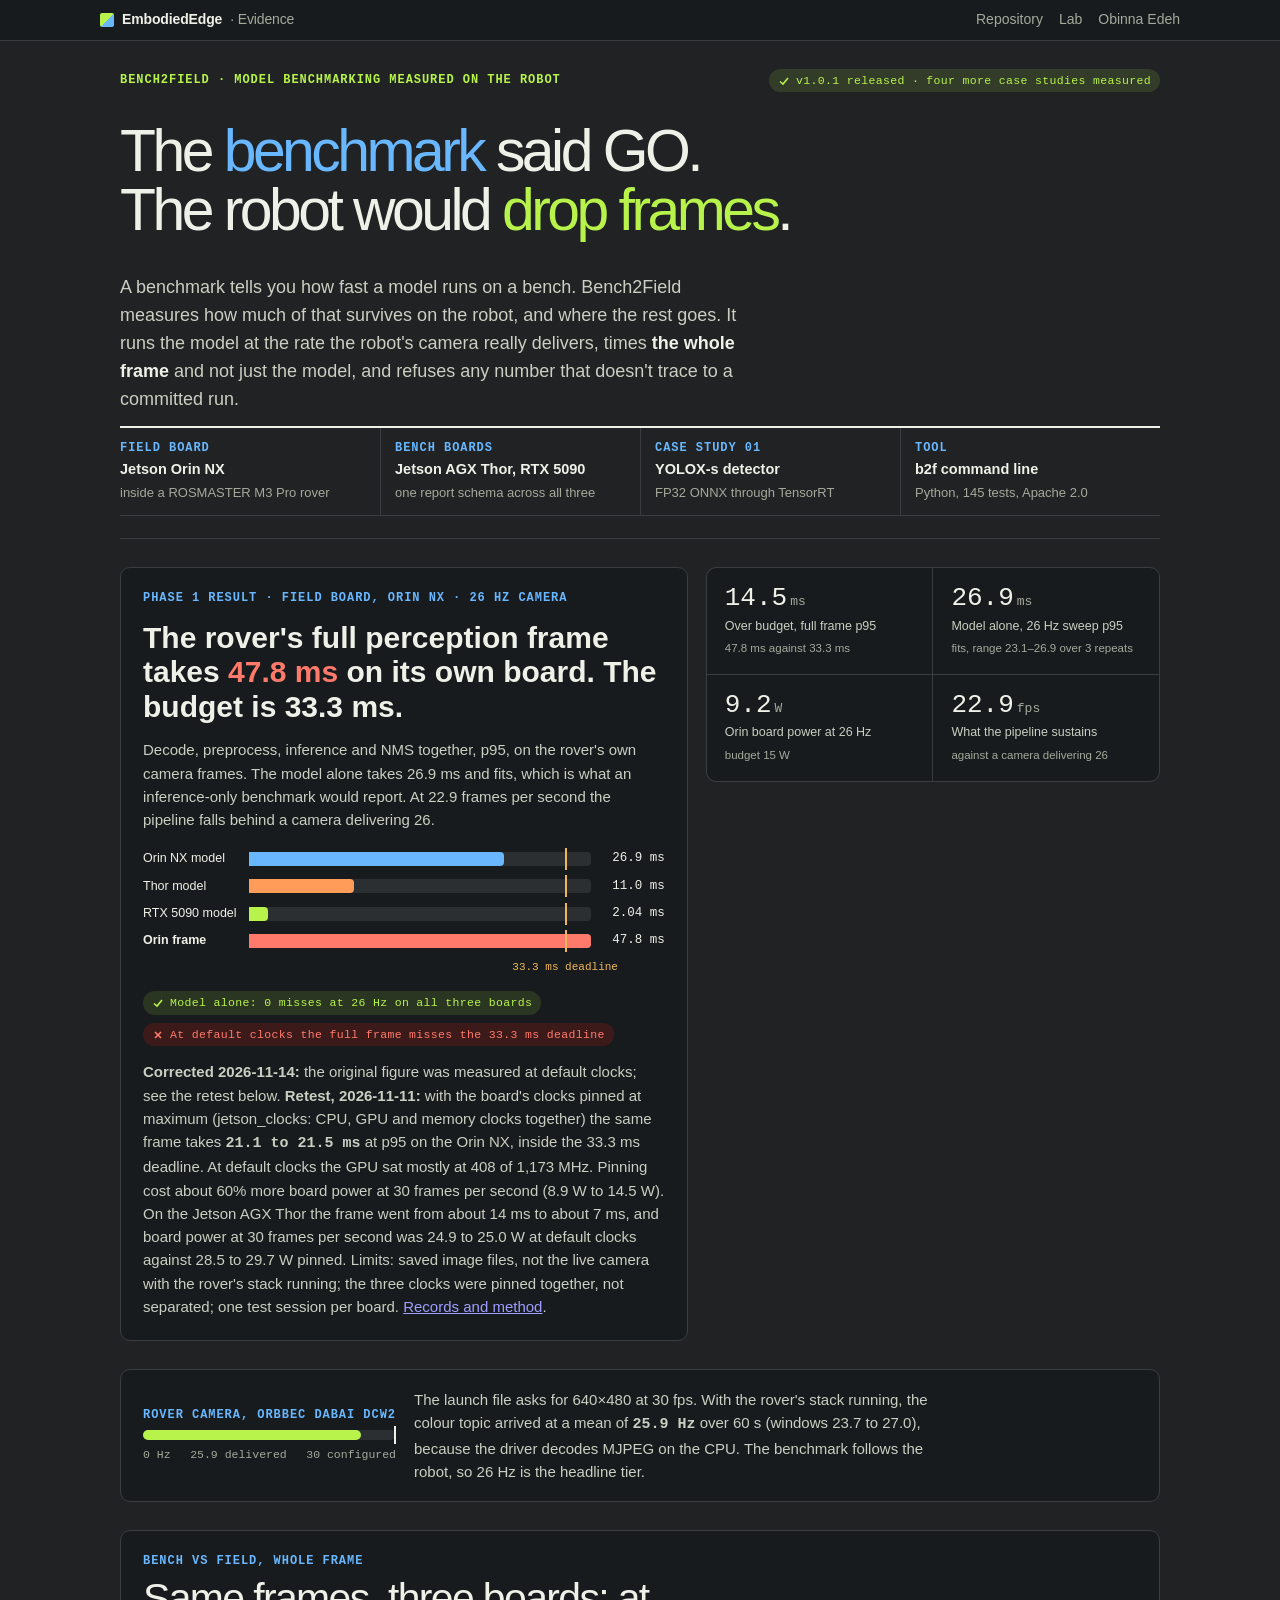
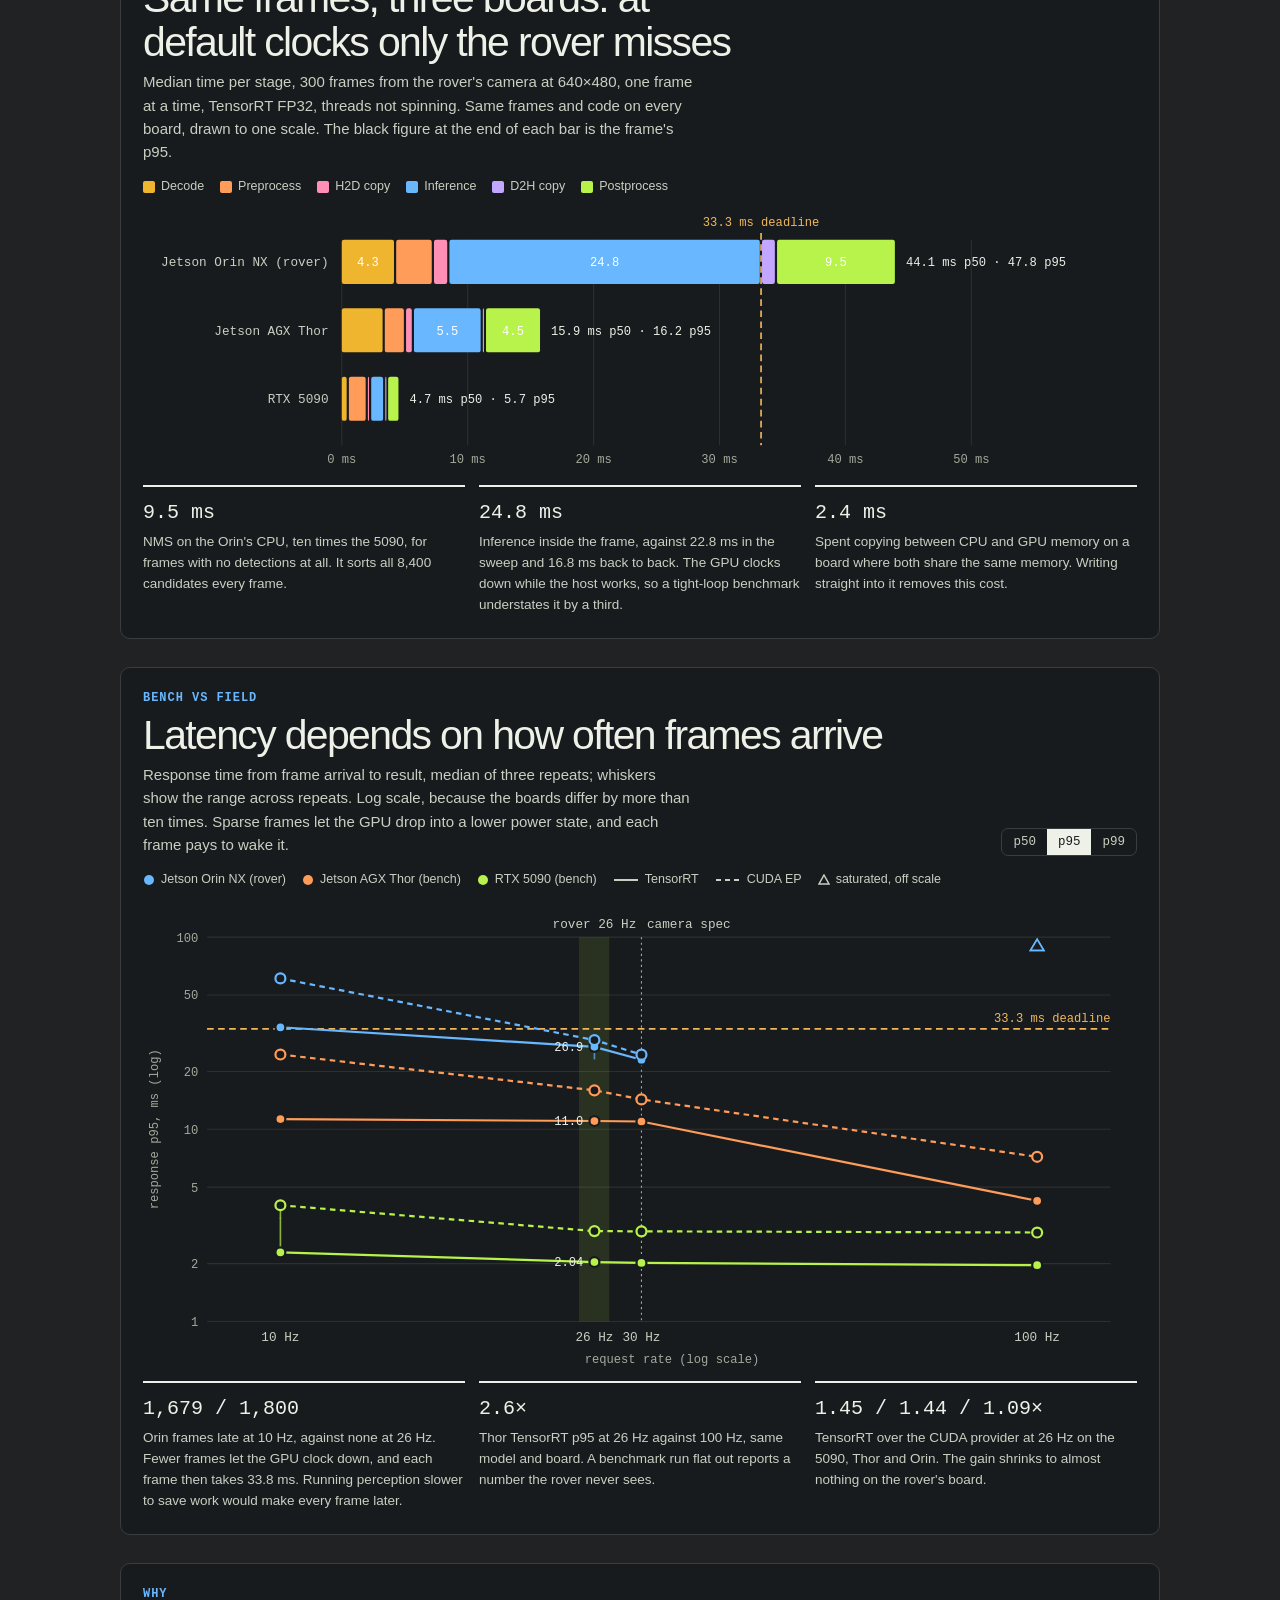
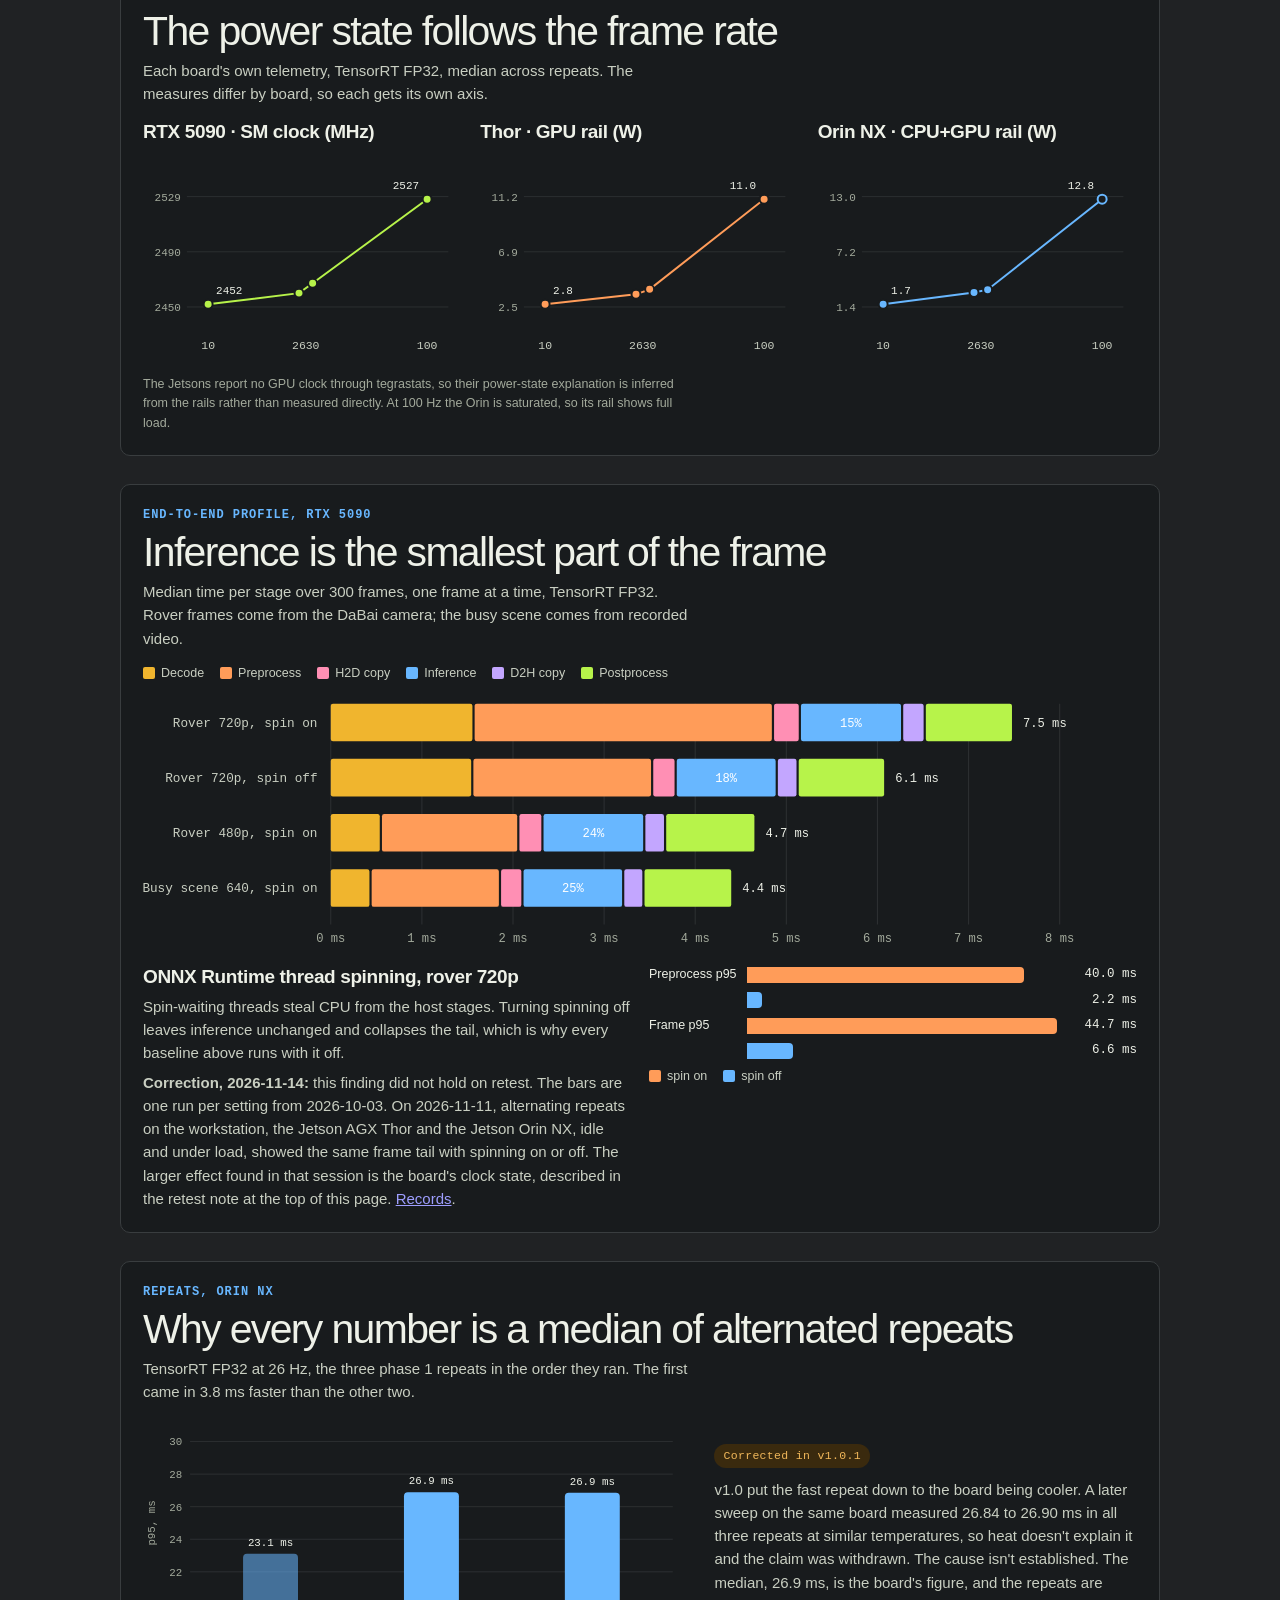
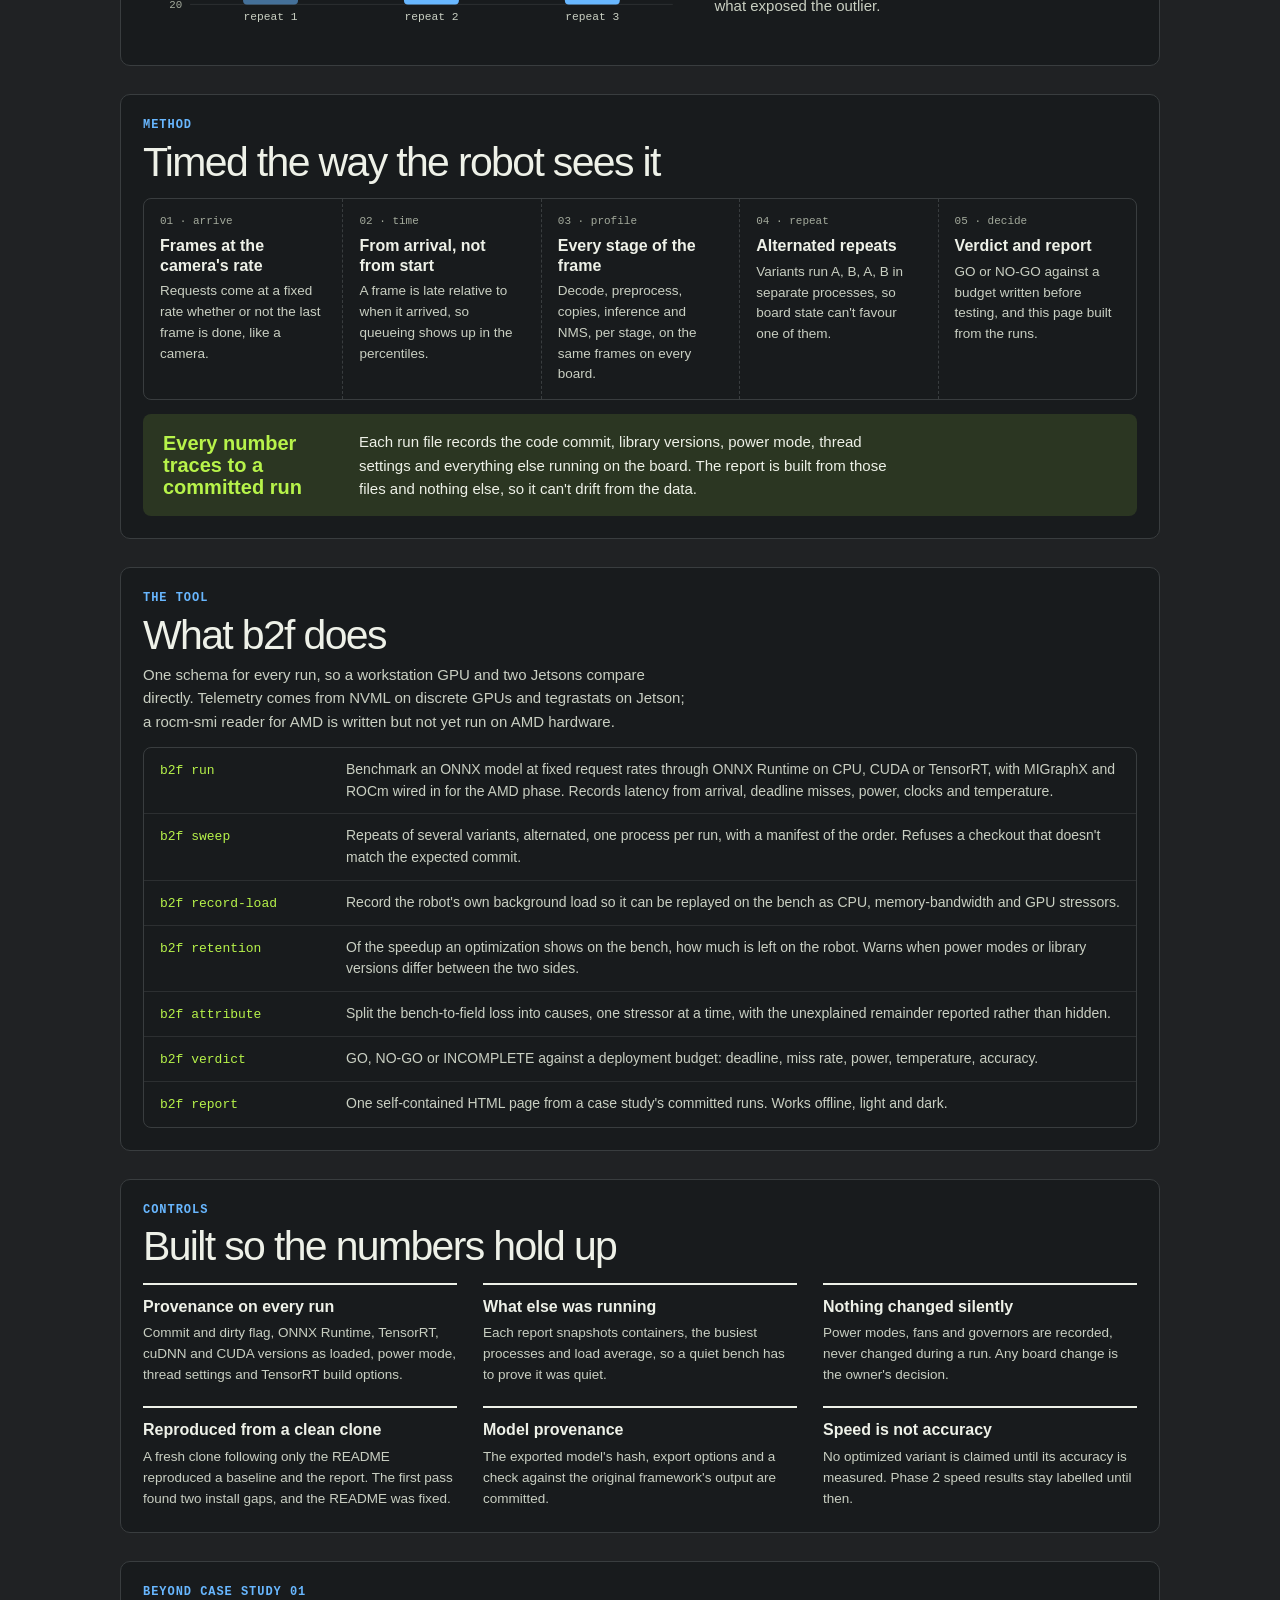
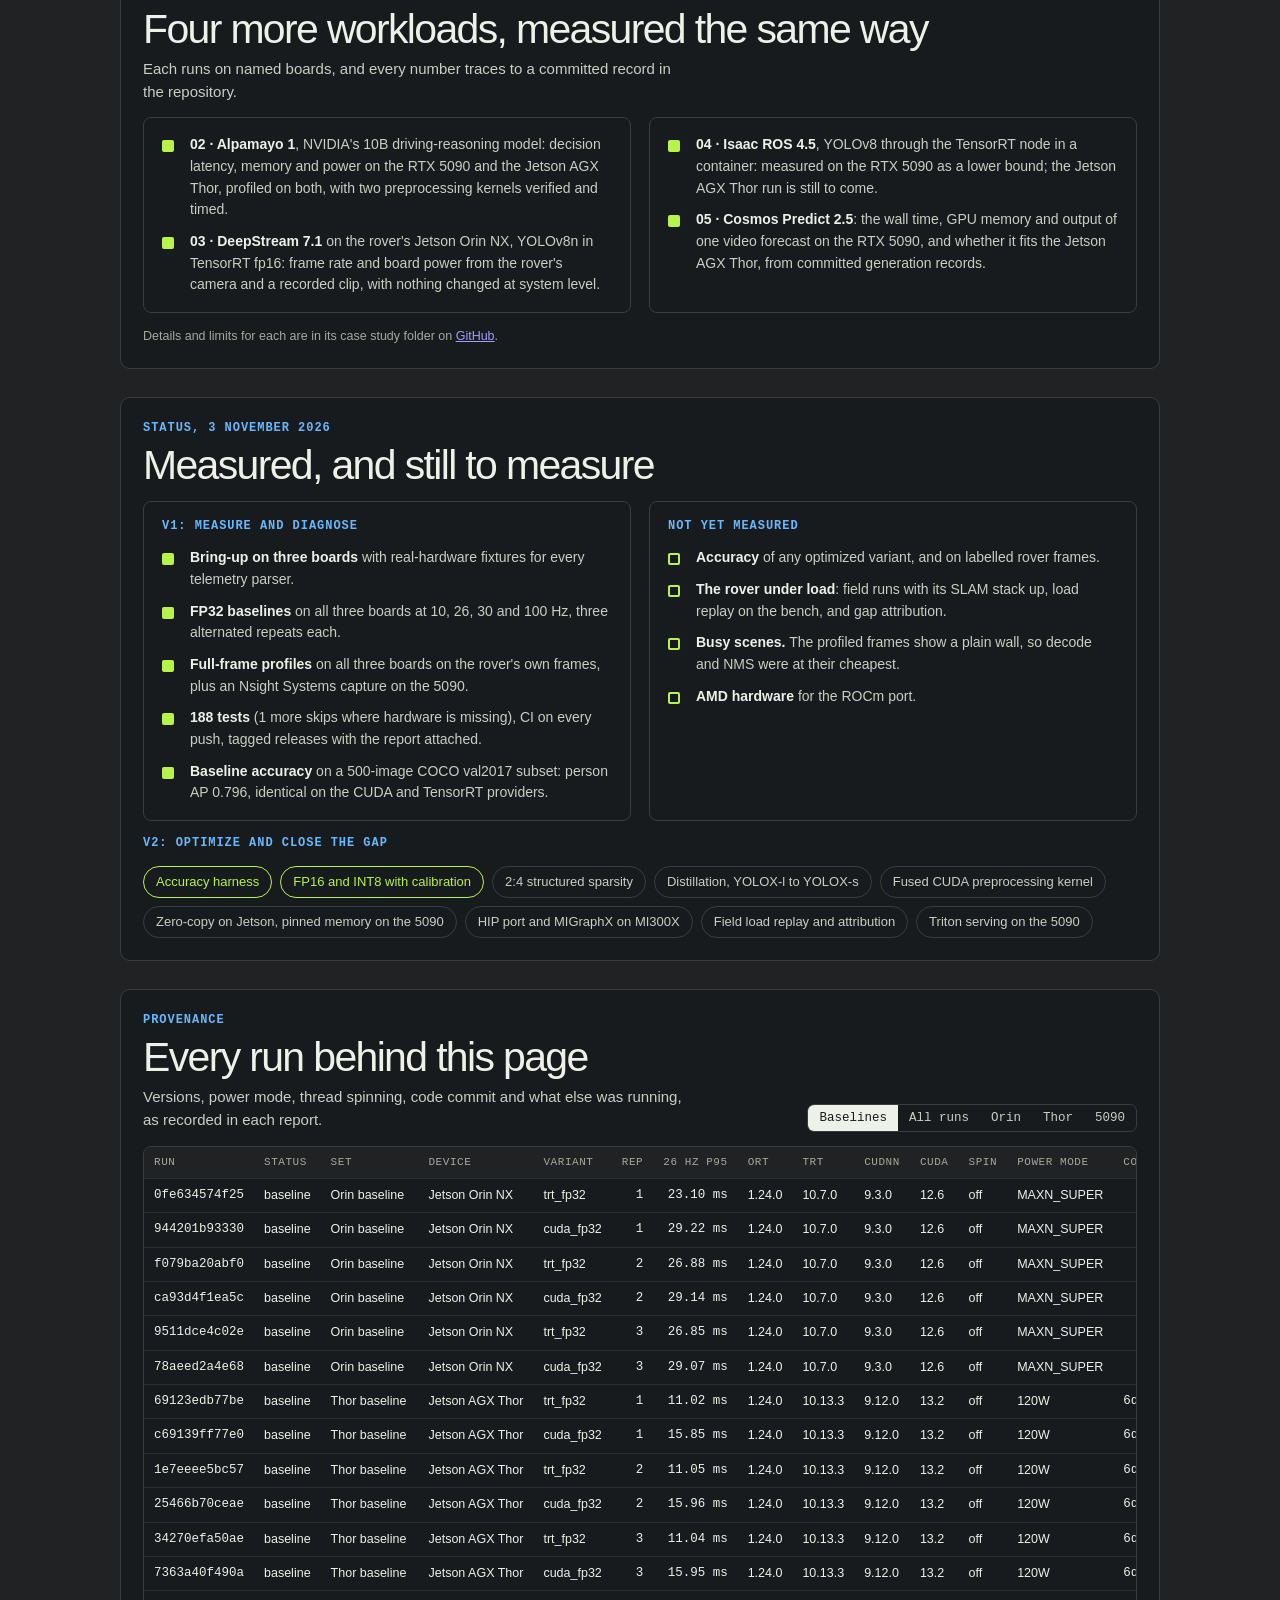
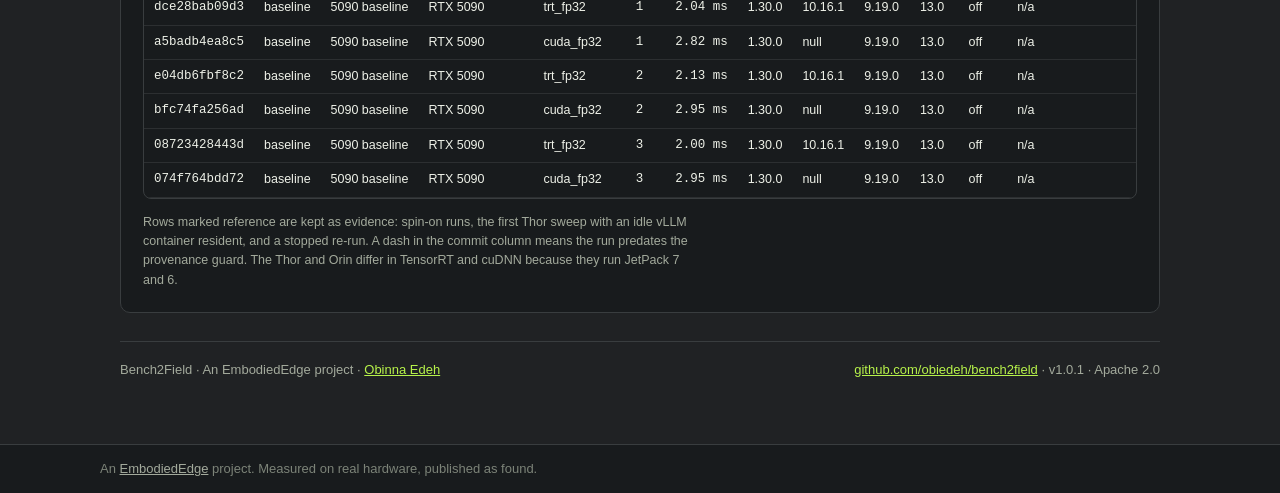
<file: bench2field.html>
<!doctype html>
<html lang="en" data-theme="dark">
<head>
<meta charset="utf-8">
<meta name="viewport" content="width=device-width, initial-scale=1, viewport-fit=cover">
<title>Bench2Field - Obinna Edeh</title>
<meta property="og:type" content="article"><meta property="og:title" content="Bench2Field: the benchmark said GO, the robot would drop frames"><meta property="og:description" content="How much of a model optimization survives contact with a real rover: 47.8 ms full frame against a 33.3 ms budget on Jetson Orin NX at default clocks, about 21 ms with the clocks pinned."><meta property="og:image" content="https://obiedeh.github.io/assets/og/bench2field.png"><meta property="og:image:width" content="1200"><meta property="og:image:height" content="627"><meta name="twitter:card" content="summary_large_image"><meta name="twitter:image" content="https://obiedeh.github.io/assets/og/bench2field.png">
<meta name="description" content="Bench2Field measures how much of a model's benchmark performance survives on the robot.">
<link rel="icon" href="/favicon.svg">
<style>
/* Layout: an instrument report. Decision band on top, then evidence in reading order, provenance last. One column of panels on a tinted ground, charts on raised plates. */
:root{
  --bg:#f3f4f2; --plate:#fcfcfb; --ink:#141614; --ink-2:#4d524d; --ink-3:#7c817b;
  --rule:#dcdfda; --grid:#e8eae6; --accent:#0f6e5a;
  --s1:#2a78d6; --s2:#eb6834; --s3:#1baf7a; --s4:#eda100; --s5:#e87ba4; --s6:#4a3aa7;
  --warn:#9a5b00; --warn-bg:#fbefd6; --bad:#b4232c; --bad-bg:#fbe3e3; --good:#13663a; --good-bg:#dff1e5;
  --f-display:"Archivo",system-ui,sans-serif; --f-body:"IBM Plex Sans",system-ui,sans-serif; --f-data:"JetBrains Mono",ui-monospace,monospace;
}
@media (prefers-color-scheme:dark){:root:not([data-theme="light"]){
  --bg:#121412; --plate:#1a1c1a; --ink:#f2f3f0; --ink-2:#c1c5bd; --ink-3:#8d928a;
  --rule:#2e322e; --grid:#262926; --accent:#4fc4a6;
  --s1:#3987e5; --s2:#d95926; --s3:#199e70; --s4:#c98500; --s5:#d55181; --s6:#9085e9;
  --warn:#f0b75a; --warn-bg:#3a2a0e; --bad:#ff8a85; --bad-bg:#3d1a1a; --good:#7ed6a0; --good-bg:#16301f; color-scheme:dark}}
:root[data-theme="dark"]{
  --bg:#121412; --plate:#1a1c1a; --ink:#f2f3f0; --ink-2:#c1c5bd; --ink-3:#8d928a;
  --rule:#2e322e; --grid:#262926; --accent:#4fc4a6;
  --s1:#3987e5; --s2:#d95926; --s3:#199e70; --s4:#c98500; --s5:#d55181; --s6:#9085e9;
  --warn:#f0b75a; --warn-bg:#3a2a0e; --bad:#ff8a85; --bad-bg:#3d1a1a; --good:#7ed6a0; --good-bg:#16301f; color-scheme:dark}
*{box-sizing:border-box}
body{margin:0;background:var(--bg);color:var(--ink);font-family:var(--f-body);font-size:15px;line-height:1.55}
.wrap{max-width:1080px;margin:0 auto;padding-inline:20px;padding-block:28px 64px;display:flex;flex-direction:column;gap:28px}
h1,h2,h3{font-family:var(--f-display);margin:0;text-wrap:balance;letter-spacing:-.01em}
h1{font-size:clamp(28px,4.6vw,44px);font-weight:760;font-stretch:88%;line-height:1.05}
h2{font-size:22px;font-weight:700;font-stretch:92%}
h3{font-size:15px;font-weight:650}
p{margin:0;max-width:66ch;color:var(--ink-2)}
.eyebrow{font-family:var(--f-data);font-size:11.5px;letter-spacing:.08em;text-transform:uppercase;color:var(--ink-3)}
.num{font-family:var(--f-data);font-variant-numeric:tabular-nums}
header{display:flex;flex-direction:column;gap:12px;border-bottom:1px solid var(--rule);padding-bottom:22px}
.toprow{display:flex;flex-wrap:wrap;gap:10px;align-items:center;justify-content:space-between}
.pill{display:inline-flex;align-items:center;gap:6px;font-family:var(--f-data);font-size:11.5px;padding:3px 9px;border-radius:999px;letter-spacing:.03em}
.pill.warn{background:var(--warn-bg);color:var(--warn)}
.pill.good{background:var(--good-bg);color:var(--good)}
.pill svg{width:12px;height:12px}
.meta{display:flex;flex-wrap:wrap;gap:6px 18px;font-size:13px;color:var(--ink-3)}
.meta b{color:var(--ink-2);font-weight:500}

/* decision band */
.decision{display:grid;grid-template-columns:1.25fr 1fr;gap:18px}
@media (max-width:820px){.decision{grid-template-columns:1fr}}
.verdict{background:var(--plate);border:1px solid var(--rule);border-radius:10px;padding:22px;display:flex;flex-direction:column;gap:14px;min-width:0}
.verdict .big{font-family:var(--f-display);font-size:clamp(22px,3vw,30px);font-weight:700;font-stretch:90%;line-height:1.15}
.verdict .big em{font-style:normal;color:var(--accent)}
.tiles{display:grid;align-self:start;grid-template-columns:1fr 1fr;gap:1px;background:var(--rule);border:1px solid var(--rule);border-radius:10px;overflow:hidden}
.tile{background:var(--plate);padding:16px 18px;display:flex;flex-direction:column;gap:4px;min-width:0}
.tile .v{font-family:var(--f-data);font-size:26px;font-weight:500;font-variant-numeric:tabular-nums;line-height:1.1}
.tile .v small{font-size:13px;color:var(--ink-3);margin-left:3px}
.tile .l{font-size:12.5px;color:var(--ink-2)}
.tile .n{font-size:11.5px;color:var(--ink-3)}

/* field gap */
.field{display:grid;grid-template-columns:auto 1fr;gap:18px;align-items:center;background:var(--warn-bg);border:1px solid var(--warn);border-radius:10px;padding:18px 22px}
@media (max-width:640px){.field{grid-template-columns:1fr}}
.field-k{display:flex;flex-direction:column;gap:6px;align-items:flex-start;min-width:150px}
.field .fv{font-family:var(--f-display);font-size:26px;font-weight:700;font-stretch:90%}
.field p{color:var(--ink)}
/* camera strip */
.camera{display:grid;grid-template-columns:auto 1fr;gap:18px;align-items:center;background:var(--plate);border:1px solid var(--rule);border-radius:10px;padding:18px 22px}
@media (max-width:640px){.camera{grid-template-columns:1fr}}
.gauge{display:flex;flex-direction:column;gap:6px;min-width:240px}
.gauge .bar{position:relative;height:10px;background:var(--grid);border-radius:5px}
.gauge .fill{position:absolute;left:0;top:0;bottom:0;background:var(--accent);border-radius:5px}
.gauge .tick{position:absolute;top:-4px;bottom:-4px;width:2px;background:var(--ink)}
.gauge .lbls{display:flex;justify-content:space-between;font-family:var(--f-data);font-size:11.5px;color:var(--ink-3)}

/* panels */
section.panel{background:var(--plate);border:1px solid var(--rule);border-radius:10px;padding:22px;display:flex;flex-direction:column;gap:14px;min-width:0}
.panel-head{display:flex;flex-wrap:wrap;justify-content:space-between;gap:12px;align-items:flex-end}
.panel-head > div:first-child{display:flex;flex-direction:column;gap:6px;min-width:0}
.seg{display:inline-flex;border:1px solid var(--rule);border-radius:7px;overflow:hidden}
.seg button{font:500 12.5px var(--f-data);background:transparent;color:var(--ink-2);border:0;padding:6px 11px;cursor:pointer}
.seg button[aria-pressed="true"]{background:var(--ink);color:var(--plate)}
.seg button:focus-visible{outline:2px solid var(--accent);outline-offset:-2px}
.legend{display:flex;flex-wrap:wrap;gap:6px 16px;font-size:12.5px;color:var(--ink-2)}
.legend span{display:inline-flex;align-items:center;gap:6px}
.chart{width:100%;overflow-x:auto}
.chart svg{display:block;width:100%;height:auto;min-width:520px}
.chart svg text{font-family:var(--f-data);font-size:11px;fill:var(--ink-3)}
.chart svg .lab{fill:var(--ink-2);font-size:11.5px}
.chart svg .strong{fill:var(--ink);font-weight:500}
.duo{display:grid;grid-template-columns:1fr 1fr;gap:18px}
@media (max-width:760px){.duo{grid-template-columns:1fr}}
.duo > div{display:flex;flex-direction:column;gap:8px;min-width:0}
.duo .chart svg{min-width:300px}
.takeaways{display:grid;grid-template-columns:repeat(3,1fr);gap:14px}
@media (max-width:760px){.takeaways{grid-template-columns:1fr}}
.takeaways div{border-top:2px solid var(--ink);padding-top:10px;display:flex;flex-direction:column;gap:4px}
.takeaways .k{font-family:var(--f-data);font-size:20px;font-variant-numeric:tabular-nums}
.takeaways p{font-size:13.5px}
.spin{display:grid;grid-template-columns:1fr 1fr;gap:18px}
@media (max-width:640px){.spin{grid-template-columns:1fr}}
.spin-row{display:flex;flex-direction:column;gap:6px}
.hbar{height:16px;border-radius:0 4px 4px 0;background:var(--s2)}
.hbar.off{background:var(--s1)}
.hrow{display:grid;grid-template-columns:88px 1fr 70px;gap:10px;align-items:center;font-size:12.5px}
.hrow .num{text-align:right}

/* provenance */
.tablewrap{overflow-x:auto;border:1px solid var(--rule);border-radius:8px}
table{border-collapse:collapse;width:100%;font-size:12.5px;min-width:820px}
th,td{padding:7px 10px;text-align:left;border-bottom:1px solid var(--grid);white-space:nowrap}
th{font-family:var(--f-data);font-weight:500;font-size:11px;letter-spacing:.05em;text-transform:uppercase;color:var(--ink-3);background:var(--bg)}
td.num{text-align:right}
tr.flag td{color:var(--warn)}
.note{font-size:12.5px;color:var(--ink-3);max-width:80ch}
.proto{border:1px dashed var(--rule);border-radius:10px;padding:16px 20px;display:flex;flex-direction:column;gap:8px}
.proto ul{margin:0;padding-left:18px;color:var(--ink-2);font-size:13.5px;display:flex;flex-direction:column;gap:4px}

#tip{position:fixed;pointer-events:none;background:var(--ink);color:var(--plate);font:12px/1.45 var(--f-data);padding:8px 10px;border-radius:6px;max-width:280px;z-index:10;box-shadow:0 4px 18px rgba(0,0,0,.18)}
@media (prefers-reduced-motion:no-preference){.chart path.line{transition:d .25s}}

.pills{display:flex;flex-wrap:wrap;gap:8px}
.pill.bad{background:var(--bad-bg);color:var(--bad)}
.ladder{display:flex;flex-direction:column;gap:8px;padding-block:4px}
.lrow{display:grid;grid-template-columns:96px 1fr 64px;gap:10px;align-items:center;font-size:12.5px}
.lrow .num{text-align:right}
.ltrack{position:relative;height:14px;background:var(--grid);border-radius:0 4px 4px 0}
.ltrack.bare{background:transparent;height:14px}
.ltrack.bare span{position:absolute;transform:translateX(-50%);white-space:nowrap;font-family:var(--f-data);font-size:11px;color:var(--warn)}
.lbar{position:absolute;left:0;top:0;bottom:0;border-radius:0 4px 4px 0}
.ldl{position:absolute;top:-4px;bottom:-4px;width:2px;background:var(--warn)}
.trio{display:grid;grid-template-columns:repeat(3,1fr);gap:18px}
@media (max-width:860px){.trio{grid-template-columns:1fr}}
.trio > div{display:flex;flex-direction:column;gap:8px;min-width:0}
.trio .chart svg{min-width:260px}
.thermal{display:grid;grid-template-columns:minmax(0,1.3fr) minmax(0,1fr);gap:22px;align-items:center}
@media (max-width:760px){.thermal{grid-template-columns:1fr}}
.thermal .chart svg{min-width:320px}
.corr{display:flex;flex-direction:column;gap:10px;align-items:flex-start}
.wrapseg{flex-wrap:wrap}
h1.brand{font-family:"Helvetica Neue",Helvetica,Arial,sans-serif;font-size:clamp(44px,4.6vw,66px);font-stretch:normal;font-weight:500;letter-spacing:-.04em;line-height:1.08;max-width:1000px;margin:18px 0 22px}h1.brand em{font-style:normal;color:var(--accent)}h1.brand em.b{color:var(--s1)}
.lede{font-size:18px;max-width:64ch}
.lede b{color:var(--ink);font-weight:600}
.spec{display:grid;grid-template-columns:repeat(4,minmax(0,1fr));border-top:2px solid var(--ink);border-bottom:1px solid var(--rule)}
.spec div{padding:12px 14px 12px 0;display:flex;flex-direction:column;gap:2px;min-width:0}
.spec div+div{padding-left:14px;border-left:1px solid var(--rule)}
.spec b{font-weight:600;font-size:14.5px}
.spec span:last-child{font-size:13px;color:var(--ink-3)}
@media (max-width:820px){.spec{grid-template-columns:1fr 1fr}.spec div:nth-child(3){padding-left:0;border-left:0}.spec div:nth-child(n+3){border-top:1px solid var(--rule)}}
@media (max-width:440px){.spec{grid-template-columns:1fr}.spec div{padding-left:0!important;border-left:0!important}.spec div+div{border-top:1px solid var(--rule)}}
.flow{display:grid;grid-template-columns:repeat(5,minmax(0,1fr));border:1px solid var(--rule);border-radius:8px;overflow:hidden}
.flow div{padding:14px 16px;display:flex;flex-direction:column;gap:6px;min-width:0}
.flow div+div{border-left:1px dashed var(--rule)}
.flow .n{font-family:var(--f-data);font-size:11px;color:var(--ink-3)}
.flow b{font-family:var(--f-display);font-size:16px;font-weight:650;line-height:1.2}
.flow p{font-size:13.5px}
@media (max-width:900px){.flow{grid-template-columns:1fr}.flow div+div{border-left:0;border-top:1px dashed var(--rule)}}
.callout{display:grid;grid-template-columns:auto 1fr;gap:18px;align-items:center;background:var(--good-bg);border-radius:8px;padding:16px 20px}
.callout strong{font-family:var(--f-display);font-size:20px;font-weight:700;color:var(--good);line-height:1.1;max-width:16ch}
.callout p{color:var(--ink)}
@media (max-width:640px){.callout{grid-template-columns:1fr}}
.cmds{border:1px solid var(--rule);border-radius:8px;overflow:hidden}
.cmd{display:grid;grid-template-columns:170px 1fr;gap:16px;padding:11px 16px;align-items:baseline}
.cmd+.cmd{border-top:1px solid var(--grid)}
.cmd code{font-family:var(--f-data);font-size:13px;color:var(--accent);font-weight:500}
.cmd p{font-size:14px;max-width:none}
@media (max-width:600px){.cmd{grid-template-columns:1fr;gap:2px}}
.trust{display:grid;grid-template-columns:repeat(3,minmax(0,1fr));gap:20px 26px}
@media (max-width:860px){.trust{grid-template-columns:1fr 1fr}}
@media (max-width:540px){.trust{grid-template-columns:1fr}}
.trust div{border-top:2px solid var(--ink);padding-top:10px;display:flex;flex-direction:column;gap:4px;min-width:0}
.trust b{font-family:var(--f-display);font-size:16px;font-weight:650}
.trust p{font-size:13.5px}
.ledger{display:grid;grid-template-columns:repeat(2,minmax(0,1fr));gap:18px}
@media (max-width:760px){.ledger{grid-template-columns:1fr}}
.col{border:1px solid var(--rule);border-radius:8px;padding:16px 18px;display:flex;flex-direction:column;gap:12px;min-width:0}
.col ul{list-style:none;margin:0;padding:0;display:flex;flex-direction:column;gap:10px}
.col li{display:grid;grid-template-columns:18px 1fr;gap:10px;font-size:14px;color:var(--ink-2)}
.col li b{color:var(--ink);font-weight:600}
.mk{width:12px;height:12px;margin-top:6px;border-radius:2px}
.mk.ok{background:var(--good)}
.mk.open{border:2px solid var(--accent)}
.roadmap{display:flex;flex-wrap:wrap;gap:8px}
.roadmap span{font-size:13px;border:1px solid var(--rule);border-radius:999px;padding:5px 12px;color:var(--ink-2)}
.roadmap span.first{border-color:var(--accent);color:var(--accent)}
footer{border-top:1px solid var(--rule);padding-top:18px;display:flex;flex-wrap:wrap;gap:8px 24px;justify-content:space-between;font-size:13px;color:var(--ink-3)}
footer a{color:var(--accent)}
</style>
<style id="ee-theme">:root,:root:not([data-theme="light"]),:root[data-theme="dark"]{--bg:#202224;--plate:#181b1d;--ink:#eef1e8;--ink-2:#c9cfc2;--ink-3:#a3aa9c;--rule:#393d3f;--grid:#2c2f31;--accent:#b7f34a;--s1:#68b7ff;--s2:#ff9c59;--s3:#b7f34a;--s4:#f0b52e;--s5:#ff8fb4;--s6:#c3a6ff;--warn:#f0b75a;--warn-bg:#3a2a0e;--bad:#ff7a6b;--bad-bg:#3d1a1a;--good:#b7f34a;--good-bg:#b7f34a1f;--f-display:"Helvetica Neue",Helvetica,Arial,sans-serif;--f-body:"Helvetica Neue",Helvetica,Arial,sans-serif;--f-data:ui-monospace,"SFMono-Regular",Consolas,"Liberation Mono",Menlo,monospace;color-scheme:dark}h1,h2,h3{font-family:"Helvetica Neue",Helvetica,Arial,sans-serif;font-weight:500;letter-spacing:-.02em}h1{letter-spacing:-.035em}:root[data-theme="light"]{--bg:#f6f7f3;--plate:#ffffff;--ink:#1a1c1e;--ink-2:#3d4239;--ink-3:#5d6459;--rule:#d8dbd2;--grid:#e6e8e2;--accent:#4d7c0f;--s1:#1f6fd1;--s2:#c2560c;--s3:#4d7c0f;--s4:#b07800;--s5:#c2386f;--s6:#6d4bc4;--warn:#9a5b00;--warn-bg:#fbefd6;--bad:#b4232c;--bad-bg:#fbe3e3;--good:#4d7c0f;--good-bg:#e6f1d3;--f-display:"Helvetica Neue",Helvetica,Arial,sans-serif;--f-body:"Helvetica Neue",Helvetica,Arial,sans-serif;--f-data:ui-monospace,"SFMono-Regular",Consolas,"Liberation Mono",Menlo,monospace;color-scheme:light}@media print{:root,:root:not([data-theme="light"]),:root[data-theme="dark"]{--bg:#f6f7f3;--plate:#ffffff;--ink:#1a1c1e;--ink-2:#3d4239;--ink-3:#5d6459;--rule:#d8dbd2;--grid:#e6e8e2;--accent:#4d7c0f;--s1:#1f6fd1;--s2:#c2560c;--s3:#4d7c0f;--s4:#b07800;--s5:#c2386f;--s6:#6d4bc4;--warn:#9a5b00;--warn-bg:#fbefd6;--bad:#b4232c;--bad-bg:#fbe3e3;--good:#4d7c0f;--good-bg:#e6f1d3;--f-display:"Helvetica Neue",Helvetica,Arial,sans-serif;--f-body:"Helvetica Neue",Helvetica,Arial,sans-serif;--f-data:ui-monospace,"SFMono-Regular",Consolas,"Liberation Mono",Menlo,monospace;color-scheme:light}}
body{margin:0}
.ee-band{background:#181b1d;border-bottom:1px solid #393d3f;color:#eef1e8;font:14px/1.4 "Helvetica Neue",Helvetica,Arial,sans-serif;position:relative;z-index:50}
.ee-band .ee-in{max-width:1120px;margin:0 auto;padding:10px 20px;display:flex;flex-wrap:wrap;gap:8px 18px;align-items:center;justify-content:space-between}
.ee-band a{color:#a3aa9c;text-decoration:none}.ee-band a:hover{color:#eef1e8}
.ee-band .ee-mark{display:inline-flex;align-items:center;gap:8px;color:#eef1e8;font-weight:600;letter-spacing:-.01em}
.ee-band .ee-mark i{display:inline-block;width:14px;height:14px;border-radius:2px;background:linear-gradient(135deg,#b7f34a 0 50%,#68b7ff 50% 100%)}
.ee-band .ee-mark span{color:#a3aa9c;font-weight:400}.ee-band nav{display:flex;gap:16px}
.ee-foot{border-top:1px solid #393d3f;background:#181b1d;color:#7c8378;font:13px/1.5 "Helvetica Neue",Helvetica,Arial,sans-serif}
.ee-foot .ee-in{max-width:1120px;margin:0 auto;padding:14px 20px}.ee-foot a{color:#a3aa9c}
@media print{.ee-band,.ee-foot{background:#fff;color:#5d6459;border-color:#d8dbd2}.ee-band .ee-mark{color:#1a1c1e}}
</style><style id="ee-type">body{font-family:"Helvetica Neue",Helvetica,Arial,sans-serif}h1{font-family:"Helvetica Neue",Helvetica,Arial,sans-serif!important;font-size:clamp(44px,4.6vw,66px)!important;font-weight:500!important;line-height:1!important;letter-spacing:-.06em!important;text-transform:none!important;font-stretch:normal!important}h1 em,h1 .ee-g{font-style:normal;color:#b7f34a!important;-webkit-text-fill-color:#b7f34a}h1 em.b,h1 .ee-b{font-style:normal;color:#68b7ff!important;-webkit-text-fill-color:#68b7ff}h2{font-family:"Helvetica Neue",Helvetica,Arial,sans-serif!important;font-size:clamp(28px,3.2vw,42px)!important;font-weight:500!important;line-height:1.08!important;letter-spacing:-.04em!important;text-transform:none!important;font-stretch:normal!important;color:inherit}h3{font-family:"Helvetica Neue",Helvetica,Arial,sans-serif!important;font-size:19px!important;font-weight:600!important;line-height:1.25!important;letter-spacing:-.02em!important;text-transform:none!important;font-stretch:normal!important}header .toprow .eyebrow{font-family:ui-monospace,"SFMono-Regular",Consolas,"Liberation Mono",Menlo,monospace!important;font-size:12px!important;font-weight:600!important;letter-spacing:.08em!important;text-transform:uppercase!important;line-height:1.4!important;color:#b7f34a!important}.eyebrow{font-family:ui-monospace,"SFMono-Regular",Consolas,"Liberation Mono",Menlo,monospace!important;font-size:12px!important;font-weight:600!important;letter-spacing:.08em!important;text-transform:uppercase!important;line-height:1.4!important;color:#68b7ff!important}</style></head>
<body><div class="ee-band"><div class="ee-in"><a class="ee-mark" href="https://embodiededge.ai"><i></i>EmbodiedEdge <span>· Evidence</span></a><nav><a href="https://github.com/obiedeh/bench2field">Repository</a><a href="https://embodiededge.ai">Lab</a><a href="https://github.com/obiedeh">Obinna Edeh</a></nav></div></div>

<div class="wrap">
<header>
  <div class="toprow">
    <span class="eyebrow">Bench2Field · Model benchmarking measured on the robot</span>
    <span class="pill good"><svg viewBox="0 0 12 12" aria-hidden="true"><path d="M2 6.5 5 9l5-6" fill="none" stroke="currentColor" stroke-width="1.6"/></svg>v1.0.1 released · four more case studies measured</span>
  </div>
  <h1 class="brand">The <em class="b">benchmark</em> said GO. The robot would <em>drop frames</em>.</h1>
  <p class="lede">A benchmark tells you how fast a model runs on a bench. Bench2Field measures how much of that survives on the robot, and where the rest goes. It runs the model at the rate the robot's camera really delivers, times <b>the whole frame</b> and not just the model, and refuses any number that doesn't trace to a committed run.</p>
  <div class="spec">
    <div><span class="eyebrow">Field board</span><b>Jetson Orin NX</b><span>inside a ROSMASTER M3 Pro rover</span></div>
    <div><span class="eyebrow">Bench boards</span><b>Jetson AGX Thor, RTX 5090</b><span>one report schema across all three</span></div>
    <div><span class="eyebrow">Case study 01</span><b>YOLOX-s detector</b><span>FP32 ONNX through TensorRT</span></div>
    <div><span class="eyebrow">Tool</span><b>b2f command line</b><span>Python, 145 tests, Apache 2.0</span></div>
  </div>
</header>
<div class="decision">
  <div class="verdict">
    <span class="eyebrow">Phase 1 result · field board, Orin NX · 26 Hz camera</span>
    <div class="big" id="headline"></div>
    <p id="headline-sub"></p>
    <div class="ladder" id="ladder"></div>
    <div class="pills"><span class="pill good"><svg viewBox="0 0 12 12" aria-hidden="true"><path d="M2 6.5 5 9l5-6" fill="none" stroke="currentColor" stroke-width="1.6"/></svg><span id="miss-pill"></span></span>
    <span class="pill bad"><svg viewBox="0 0 12 12" aria-hidden="true"><path d="M3 3l6 6M9 3 3 9" stroke="currentColor" stroke-width="1.6"/></svg>At default clocks the full frame misses the 33.3 ms deadline</span></div>
    <p><b>Corrected 2026-11-14:</b> the original figure was measured at default clocks; see the retest below. <b>Retest, 2026-11-11:</b> with the board's clocks pinned at maximum (jetson_clocks: CPU, GPU and memory clocks together) the same frame takes <b class="num">21.1 to 21.5 ms</b> at p95 on the Orin NX, inside the 33.3 ms deadline. At default clocks the GPU sat mostly at 408 of 1,173 MHz. Pinning cost about 60% more board power at 30 frames per second (8.9 W to 14.5 W). On the Jetson AGX Thor the frame went from about 14 ms to about 7 ms, and board power at 30 frames per second was 24.9 to 25.0 W at default clocks against 28.5 to 29.7 W pinned. Limits: saved image files, not the live camera with the rover's stack running; the three clocks were pinned together, not separated; one test session per board. <a href="https://github.com/obiedeh/bench2field/blob/master/case_studies/01_perception_detector/runs/clock_retest_20261111/README.md">Records and method</a>.</p>
  </div>
  <div class="tiles" id="tiles"></div>
</div>

<div class="camera">
  <div class="gauge">
    <span class="eyebrow">Rover camera, Orbbec DaBai DCW2</span>
    <div class="bar"><div class="fill" style="width:86.3%"></div><div class="tick" style="left:calc(100% - 2px)"></div></div>
    <div class="lbls"><span>0 Hz</span><span>25.9 delivered</span><span>30 configured</span></div>
  </div>
  <p>The launch file asks for 640×480 at 30 fps. With the rover's stack running, the colour topic arrived at a mean of <b class="num">25.9 Hz</b> over 60 s (windows 23.7 to 27.0), because the driver decodes MJPEG on the CPU. The benchmark follows the robot, so 26 Hz is the headline tier.</p>
</div>


<section class="panel">
  <div class="panel-head"><div><span class="eyebrow">Bench vs field, whole frame</span><h2>Same frames, three boards: at default clocks only the rover misses</h2>
  <p>Median time per stage, 300 frames from the rover's camera at 640×480, one frame at a time, TensorRT FP32, threads not spinning. Same frames and code on every board, drawn to one scale. The black figure at the end of each bar is the frame's p95.</p></div></div>
  <div class="legend" id="stage-legend2"></div>
  <div class="chart" id="cmp-chart"></div>
  <div class="takeaways" id="cmp-take"></div>
</section>
<section class="panel" id="rate">
  <div class="panel-head">
    <div><span class="eyebrow">Bench vs field</span><h2>Latency depends on how often frames arrive</h2>
    <p>Response time from frame arrival to result, median of three repeats; whiskers show the range across repeats. Log scale, because the boards differ by more than ten times. Sparse frames let the GPU drop into a lower power state, and each frame pays to wake it.</p></div>
    <div class="seg" role="group" aria-label="Percentile" id="pct">
      <button aria-pressed="false" data-p="p50">p50</button><button aria-pressed="true" data-p="p95">p95</button><button aria-pressed="false" data-p="p99">p99</button>
    </div>
  </div>
  <div class="legend" id="rate-legend"></div>
  <div class="chart" id="rate-chart"></div>
  <div class="takeaways" id="rate-take"></div>
</section>
<section class="panel">
  <div class="panel-head"><div><span class="eyebrow">Why</span><h2>The power state follows the frame rate</h2>
  <p>Each board's own telemetry, TensorRT FP32, median across repeats. The measures differ by board, so each gets its own axis.</p></div></div>
  <div class="trio">
    <div><h3>RTX 5090 · SM clock (MHz)</h3><div class="chart" id="m1"></div></div>
    <div><h3>Thor · GPU rail (W)</h3><div class="chart" id="m2"></div></div>
    <div><h3>Orin NX · CPU+GPU rail (W)</h3><div class="chart" id="m3"></div></div>
  </div>
  <p class="note">The Jetsons report no GPU clock through tegrastats, so their power-state explanation is inferred from the rails rather than measured directly. At 100 Hz the Orin is saturated, so its rail shows full load.</p>
</section>
<section class="panel">
  <div class="panel-head"><div><span class="eyebrow">End-to-end profile, RTX 5090</span><h2>Inference is the smallest part of the frame</h2>
  <p>Median time per stage over 300 frames, one frame at a time, TensorRT FP32. Rover frames come from the DaBai camera; the busy scene comes from recorded video.</p></div></div>
  <div class="legend" id="stage-legend"></div>
  <div class="chart" id="stage-chart"></div>
  <div class="spin">
    <div class="spin-row"><h3>ONNX Runtime thread spinning, rover 720p</h3>
      <p>Spin-waiting threads steal CPU from the host stages. Turning spinning off leaves inference unchanged and collapses the tail, which is why every baseline above runs with it off.</p>
      <p><b>Correction, 2026-11-14:</b> this finding did not hold on retest. The bars are one run per setting from 2026-10-03. On 2026-11-11, alternating repeats on the workstation, the Jetson AGX Thor and the Jetson Orin NX, idle and under load, showed the same frame tail with spinning on or off. The larger effect found in that session is the board's clock state, described in the retest note at the top of this page. <a href="https://github.com/obiedeh/bench2field/blob/master/case_studies/01_perception_detector/runs/clock_retest_20261111/README.md">Records</a>.</p></div>
    <div class="spin-row" id="spin-bars"></div>
  </div>
</section>
<section class="panel">
  <div class="panel-head"><div><span class="eyebrow">Repeats, Orin NX</span><h2>Why every number is a median of alternated repeats</h2>
  <p>TensorRT FP32 at 26 Hz, the three phase 1 repeats in the order they ran. The first came in 3.8 ms faster than the other two.</p></div></div>
  <div class="thermal">
    <div class="chart" id="therm"></div>
    <div class="corr"><span class="pill warn">Corrected in v1.0.1</span><p>v1.0 put the fast repeat down to the board being cooler. A later sweep on the same board measured 26.84 to 26.90 ms in all three repeats at similar temperatures, so heat doesn't explain it and the claim was withdrawn. The cause isn't established. The median, 26.9 ms, is the board's figure, and the repeats are what exposed the outlier.</p></div>
  </div>
</section>
<section class="panel">
  <div class="panel-head"><div><span class="eyebrow">Method</span><h2>Timed the way the robot sees it</h2></div></div>
  <div class="flow">
    <div><span class="n">01 · arrive</span><b>Frames at the camera's rate</b><p>Requests come at a fixed rate whether or not the last frame is done, like a camera.</p></div>
    <div><span class="n">02 · time</span><b>From arrival, not from start</b><p>A frame is late relative to when it arrived, so queueing shows up in the percentiles.</p></div>
    <div><span class="n">03 · profile</span><b>Every stage of the frame</b><p>Decode, preprocess, copies, inference and NMS, per stage, on the same frames on every board.</p></div>
    <div><span class="n">04 · repeat</span><b>Alternated repeats</b><p>Variants run A, B, A, B in separate processes, so board state can't favour one of them.</p></div>
    <div><span class="n">05 · decide</span><b>Verdict and report</b><p>GO or NO-GO against a budget written before testing, and this page built from the runs.</p></div>
  </div>
  <div class="callout"><strong>Every number traces to a committed run</strong><p>Each run file records the code commit, library versions, power mode, thread settings and everything else running on the board. The report is built from those files and nothing else, so it can't drift from the data.</p></div>
</section>
<section class="panel">
  <div class="panel-head"><div><span class="eyebrow">The tool</span><h2>What b2f does</h2>
  <p>One schema for every run, so a workstation GPU and two Jetsons compare directly. Telemetry comes from NVML on discrete GPUs and tegrastats on Jetson; a rocm-smi reader for AMD is written but not yet run on AMD hardware.</p></div></div>
  <div class="cmds">
    <div class="cmd"><code>b2f run</code><p>Benchmark an ONNX model at fixed request rates through ONNX Runtime on CPU, CUDA or TensorRT, with MIGraphX and ROCm wired in for the AMD phase. Records latency from arrival, deadline misses, power, clocks and temperature.</p></div>
    <div class="cmd"><code>b2f sweep</code><p>Repeats of several variants, alternated, one process per run, with a manifest of the order. Refuses a checkout that doesn't match the expected commit.</p></div>
    <div class="cmd"><code>b2f record-load</code><p>Record the robot's own background load so it can be replayed on the bench as CPU, memory-bandwidth and GPU stressors.</p></div>
    <div class="cmd"><code>b2f retention</code><p>Of the speedup an optimization shows on the bench, how much is left on the robot. Warns when power modes or library versions differ between the two sides.</p></div>
    <div class="cmd"><code>b2f attribute</code><p>Split the bench-to-field loss into causes, one stressor at a time, with the unexplained remainder reported rather than hidden.</p></div>
    <div class="cmd"><code>b2f verdict</code><p>GO, NO-GO or INCOMPLETE against a deployment budget: deadline, miss rate, power, temperature, accuracy.</p></div>
    <div class="cmd"><code>b2f report</code><p>One self-contained HTML page from a case study's committed runs. Works offline, light and dark.</p></div>
  </div>
</section>
<section class="panel">
  <div class="panel-head"><div><span class="eyebrow">Controls</span><h2>Built so the numbers hold up</h2></div></div>
  <div class="trust">
    <div><b>Provenance on every run</b><p>Commit and dirty flag, ONNX Runtime, TensorRT, cuDNN and CUDA versions as loaded, power mode, thread settings and TensorRT build options.</p></div>
    <div><b>What else was running</b><p>Each report snapshots containers, the busiest processes and load average, so a quiet bench has to prove it was quiet.</p></div>
    <div><b>Nothing changed silently</b><p>Power modes, fans and governors are recorded, never changed during a run. Any board change is the owner's decision.</p></div>
    <div><b>Reproduced from a clean clone</b><p>A fresh clone following only the README reproduced a baseline and the report. The first pass found two install gaps, and the README was fixed.</p></div>
    <div><b>Model provenance</b><p>The exported model's hash, export options and a check against the original framework's output are committed.</p></div>
    <div><b>Speed is not accuracy</b><p>No optimized variant is claimed until its accuracy is measured. Phase 2 speed results stay labelled until then.</p></div>
  </div>
</section>
<section class="panel">
  <div class="panel-head"><div><span class="eyebrow">Beyond case study 01</span><h2>Four more workloads, measured the same way</h2>
  <p>Each runs on named boards, and every number traces to a committed record in the repository.</p></div></div>
  <div class="ledger">
    <div class="col"><ul>
      <li><span class="mk ok"></span><span><b>02 · Alpamayo 1</b>, NVIDIA's 10B driving-reasoning model: decision latency, memory and power on the RTX 5090 and the Jetson AGX Thor, profiled on both, with two preprocessing kernels verified and timed.</span></li>
      <li><span class="mk ok"></span><span><b>03 · DeepStream 7.1</b> on the rover's Jetson Orin NX, YOLOv8n in TensorRT fp16: frame rate and board power from the rover's camera and a recorded clip, with nothing changed at system level.</span></li></ul></div>
    <div class="col"><ul>
      <li><span class="mk ok"></span><span><b>04 · Isaac ROS 4.5</b>, YOLOv8 through the TensorRT node in a container: measured on the RTX 5090 as a lower bound; the Jetson AGX Thor run is still to come.</span></li>
      <li><span class="mk ok"></span><span><b>05 · Cosmos Predict 2.5</b>: the wall time, GPU memory and output of one video forecast on the RTX 5090, and whether it fits the Jetson AGX Thor, from committed generation records.</span></li></ul></div>
  </div>
  <p class="note">Details and limits for each are in its case study folder on <a href="https://github.com/obiedeh/bench2field/tree/master/case_studies">GitHub</a>.</p>
</section>
<section class="panel">
  <div class="panel-head"><div><span class="eyebrow">Status, 3 November 2026</span><h2>Measured, and still to measure</h2></div></div>
  <div class="ledger">
    <div class="col"><span class="eyebrow">v1: measure and diagnose</span><ul>
      <li><span class="mk ok"></span><span><b>Bring-up on three boards</b> with real-hardware fixtures for every telemetry parser.</span></li>
      <li><span class="mk ok"></span><span><b>FP32 baselines</b> on all three boards at 10, 26, 30 and 100 Hz, three alternated repeats each.</span></li>
      <li><span class="mk ok"></span><span><b>Full-frame profiles</b> on all three boards on the rover's own frames, plus an Nsight Systems capture on the 5090.</span></li>
      <li><span class="mk ok"></span><span><b>188 tests</b> (1 more skips where hardware is missing), CI on every push, tagged releases with the report attached.</span></li>
      <li><span class="mk ok"></span><span><b>Baseline accuracy</b> on a 500-image COCO val2017 subset: person AP 0.796, identical on the CUDA and TensorRT providers.</span></li></ul></div>
    <div class="col"><span class="eyebrow">Not yet measured</span><ul>
      <li><span class="mk open"></span><span><b>Accuracy</b> of any optimized variant, and on labelled rover frames.</span></li>
      <li><span class="mk open"></span><span><b>The rover under load</b>: field runs with its SLAM stack up, load replay on the bench, and gap attribution.</span></li>
      <li><span class="mk open"></span><span><b>Busy scenes.</b> The profiled frames show a plain wall, so decode and NMS were at their cheapest.</span></li>
      <li><span class="mk open"></span><span><b>AMD hardware</b> for the ROCm port.</span></li></ul></div>
  </div>
  <span class="eyebrow">v2: optimize and close the gap</span>
  <div class="roadmap"><span class="first">Accuracy harness</span><span class="first">FP16 and INT8 with calibration</span><span>2:4 structured sparsity</span><span>Distillation, YOLOX-l to YOLOX-s</span><span>Fused CUDA preprocessing kernel</span><span>Zero-copy on Jetson, pinned memory on the 5090</span><span>HIP port and MIGraphX on MI300X</span><span>Field load replay and attribution</span><span>Triton serving on the 5090</span></div>
</section>
<section class="panel">
  <div class="panel-head"><div><span class="eyebrow">Provenance</span><h2>Every run behind this page</h2>
  <p>Versions, power mode, thread spinning, code commit and what else was running, as recorded in each report.</p></div>
  <div class="seg wrapseg" role="group" aria-label="Run set" id="setf"></div></div>
  <div class="tablewrap"><table id="prov"></table></div>
  <p class="note">Rows marked reference are kept as evidence: spin-on runs, the first Thor sweep with an idle vLLM container resident, and a stopped re-run. A dash in the commit column means the run predates the provenance guard. The Thor and Orin differ in TensorRT and cuDNN because they run JetPack 7 and 6.</p>
</section>
<footer><span>Bench2Field · An EmbodiedEdge project · <a href="/">Obinna Edeh</a></span><span><a href="https://github.com/obiedeh/bench2field">github.com/obiedeh/bench2field</a> · v1.0.1 · Apache 2.0</span></footer>
</div>
<div id="tip" hidden></div>
<script>
const DATA = {"runs": [{"set": "bench_5090", "label": "cuda_fp32", "rep": 1, "order": 2, "id": "35daf8bbda5a", "at": "2026-10-03 00:40", "dev": "RTX 5090", "ort": "1.30.0", "trt": null, "cudnn": "9.19.0", "cuda": "13.0", "spin": true, "pm": "", "git": null, "bg": ["telecom-pg"], "tiers": [{"hz": 10.0, "ahz": 10.016171889906614, "p50": 3.047666745260358, "p95": 3.400257579050958, "p99": 3.6284938175231214, "sp95": 3.229612903669476, "miss": 0, "n": 600, "clk": 2475.0, "gpw": 71.697, "vgpu": null, "bw": null, "tj": 47.0, "gl": 3.0}, {"hz": 30.0, "ahz": 30.01529029968584, "p50": 2.9472133610397577, "p95": 3.251229040324688, "p99": 3.4975847182795405, "sp95": 3.0677069444209337, "miss": 0, "n": 1800, "clk": 2497.0, "gpw": 77.8945, "vgpu": null, "bw": null, "tj": 45.0, "gl": 7.0}, {"hz": 100.0, "ahz": 100.01230394185713, "p50": 2.7423384599387646, "p95": 3.0162051552906632, "p99": 3.6361609445884837, "sp95": 2.8304959880188107, "miss": 0, "n": 6000, "clk": 2572.0, "gpw": 103.0895, "vgpu": null, "bw": null, "tj": 45.0, "gl": 20.0}]}, {"set": "bench_5090", "label": "cuda_fp32", "rep": 2, "order": 4, "id": "5205bb21c93c", "at": "2026-10-03 00:47", "dev": "RTX 5090", "ort": "1.30.0", "trt": null, "cudnn": "9.19.0", "cuda": "13.0", "spin": true, "pm": "", "git": null, "bg": ["telecom-pg"], "tiers": [{"hz": 10.0, "ahz": 10.016177892871383, "p50": 3.008799161761999, "p95": 3.564901533536613, "p99": 4.34891879558563, "sp95": 3.3957326551899314, "miss": 0, "n": 600, "clk": 2460.0, "gpw": 68.6865, "vgpu": null, "bw": null, "tj": 42.0, "gl": 3.0}, {"hz": 30.0, "ahz": 30.015239499562437, "p50": 2.802889794111252, "p95": 3.0554415425285697, "p99": 3.292959788814187, "sp95": 2.8944060672074556, "miss": 0, "n": 1800, "clk": 2482.0, "gpw": 75.9295, "vgpu": null, "bw": null, "tj": 42.0, "gl": 6.0}, {"hz": 100.0, "ahz": 100.01224423252965, "p50": 2.7385493740439415, "p95": 2.8348751133307815, "p99": 2.8949706628918648, "sp95": 2.6456139516085386, "miss": 0, "n": 6000, "clk": 2572.0, "gpw": 101.63900000000001, "vgpu": null, "bw": null, "tj": 43.0, "gl": 19.0}]}, {"set": "bench_5090", "label": "cuda_fp32", "rep": 3, "order": 6, "id": "800dd015f2ad", "at": "2026-10-03 00:53", "dev": "RTX 5090", "ort": "1.30.0", "trt": null, "cudnn": "9.19.0", "cuda": "13.0", "spin": true, "pm": "", "git": null, "bg": ["telecom-pg"], "tiers": [{"hz": 10.0, "ahz": 10.016221265046768, "p50": 2.9149027541279793, "p95": 4.108952241949737, "p99": 4.4078219356015325, "sp95": 3.9365801261737943, "miss": 0, "n": 600, "clk": 2445.0, "gpw": 68.09450000000001, "vgpu": null, "bw": null, "tj": 41.0, "gl": 2.0}, {"hz": 30.0, "ahz": 30.015278850921906, "p50": 2.7622058987617493, "p95": 2.8809330193325877, "p99": 2.99344920553267, "sp95": 2.6944914599880576, "miss": 0, "n": 1800, "clk": 2475.0, "gpw": 75.055, "vgpu": null, "bw": null, "tj": 41.0, "gl": 6.0}, {"hz": 100.0, "ahz": 100.01207749843732, "p50": 2.7237676549702883, "p95": 2.867490635253489, "p99": 3.0883934395387778, "sp95": 2.6848834473639727, "miss": 0, "n": 6000, "clk": 2572.0, "gpw": 101.1525, "vgpu": null, "bw": null, "tj": 42.0, "gl": 19.0}]}, {"set": "bench_5090", "label": "trt_fp32", "rep": 1, "order": 1, "id": "e475460affbb", "at": "2026-10-03 00:37", "dev": "RTX 5090", "ort": "1.30.0", "trt": "10.16.1", "cudnn": "9.19.0", "cuda": "13.0", "spin": true, "pm": "", "git": null, "bg": ["telecom-pg"], "tiers": [{"hz": 10.0, "ahz": 10.016366637608089, "p50": 2.179324859753251, "p95": 2.5154733331874, "p99": 2.9546318901702753, "sp95": 2.251034090295433, "miss": 0, "n": 600, "clk": 2467.0, "gpw": 71.0775, "vgpu": null, "bw": null, "tj": 45.0, "gl": 3.0}, {"hz": 30.0, "ahz": 30.015751332132805, "p50": 2.004829002544284, "p95": 2.219457644969225, "p99": 2.2894266713410616, "sp95": 2.03491544816643, "miss": 0, "n": 1800, "clk": 2482.0, "gpw": 78.86, "vgpu": null, "bw": null, "tj": 47.0, "gl": 6.0}, {"hz": 100.0, "ahz": 100.01376842555955, "p50": 1.7539432737976313, "p95": 1.9531248603016138, "p99": 2.052644276991488, "sp95": 1.762156467884779, "miss": 0, "n": 6000, "clk": 2550.0, "gpw": 104.136, "vgpu": null, "bw": null, "tj": 50.0, "gl": 15.0}]}, {"set": "bench_5090", "label": "trt_fp32", "rep": 2, "order": 3, "id": "b5bfc5752baf", "at": "2026-10-03 00:43", "dev": "RTX 5090", "ort": "1.30.0", "trt": "10.16.1", "cudnn": "9.19.0", "cuda": "13.0", "spin": true, "pm": "", "git": null, "bg": ["telecom-pg"], "tiers": [{"hz": 10.0, "ahz": 10.01634850121589, "p50": 2.148284809663892, "p95": 2.4460651446133848, "p99": 2.7589540090411897, "sp95": 2.248401800170541, "miss": 0, "n": 600, "clk": 2452.0, "gpw": 69.4025, "vgpu": null, "bw": null, "tj": 43.0, "gl": 2.0}, {"hz": 30.0, "ahz": 30.01568908207115, "p50": 1.864409539848566, "p95": 2.0928619196638465, "p99": 2.2202742705121636, "sp95": 1.920099975541234, "miss": 0, "n": 1800, "clk": 2475.0, "gpw": 75.0615, "vgpu": null, "bw": null, "tj": 43.0, "gl": 5.0}, {"hz": 100.0, "ahz": 100.01373351775213, "p50": 1.7311330884695053, "p95": 1.8929241225123405, "p99": 2.0269284397363667, "sp95": 1.7109583364799619, "miss": 0, "n": 6000, "clk": 2535.0, "gpw": 98.1925, "vgpu": null, "bw": null, "tj": 43.0, "gl": 13.0}]}, {"set": "bench_5090", "label": "trt_fp32", "rep": 3, "order": 5, "id": "9ca13c48cfe7", "at": "2026-10-03 00:50", "dev": "RTX 5090", "ort": "1.30.0", "trt": "10.16.1", "cudnn": "9.19.0", "cuda": "13.0", "spin": true, "pm": "", "git": null, "bg": ["telecom-pg"], "tiers": [{"hz": 10.0, "ahz": 10.016391297345212, "p50": 1.9370883237570524, "p95": 2.693910663947462, "p99": 2.9897836688905954, "sp95": 2.5119291385635725, "miss": 0, "n": 600, "clk": 2445.0, "gpw": 67.339, "vgpu": null, "bw": null, "tj": 42.0, "gl": 1.0}, {"hz": 30.0, "ahz": 30.015782889382777, "p50": 1.753245247527957, "p95": 1.869032671675086, "p99": 2.043855073861778, "sp95": 1.6837244853377342, "miss": 0, "n": 1800, "clk": 2467.0, "gpw": 74.04150000000001, "vgpu": null, "bw": null, "tj": 41.0, "gl": 4.0}, {"hz": 100.0, "ahz": 100.0137656129672, "p50": 1.7297735903412104, "p95": 1.8015200505033135, "p99": 1.8949244963005185, "sp95": 1.6043626703321934, "miss": 0, "n": 6000, "clk": 2527.0, "gpw": 97.6315, "vgpu": null, "bw": null, "tj": 42.0, "gl": 13.0}]}, {"set": "bench_5090_nospin", "label": "cuda_fp32", "rep": 1, "order": 2, "id": "a5badb4ea8c5", "at": "2026-10-03 02:06", "dev": "RTX 5090", "ort": "1.30.0", "trt": null, "cudnn": "9.19.0", "cuda": "13.0", "spin": false, "pm": "", "git": null, "bg": ["telecom-pg"], "tiers": [{"hz": 10.0, "ahz": 10.016173968807449, "p50": 2.960172249004245, "p95": 4.025368369184433, "p99": 4.358414295129478, "sp95": 3.8780983071774244, "miss": 0, "n": 600, "clk": 2445.0, "gpw": 70.486, "vgpu": null, "bw": null, "tj": 47.0, "gl": 2.0}, {"hz": 26.0, "ahz": 26.015454816569896, "p50": 2.6915152557194233, "p95": 2.8230908093973994, "p99": 2.959480066783726, "sp95": 2.6473865378648043, "miss": 0, "n": 1560, "clk": 2467.0, "gpw": 74.9865, "vgpu": null, "bw": null, "tj": 45.0, "gl": 6.0}, {"hz": 30.0, "ahz": 30.015306575302095, "p50": 2.747948747128248, "p95": 2.853136812336743, "p99": 2.947173835709691, "sp95": 2.6811477495357394, "miss": 0, "n": 1800, "clk": 2475.0, "gpw": 76.0425, "vgpu": null, "bw": null, "tj": 44.0, "gl": 6.0}, {"hz": 100.0, "ahz": 100.01212936780804, "p50": 2.737766830250621, "p95": 2.8379101306200027, "p99": 2.896432615816593, "sp95": 2.6455477345734835, "miss": 0, "n": 6000, "clk": 2565.0, "gpw": 102.4305, "vgpu": null, "bw": null, "tj": 45.0, "gl": 19.0}]}, {"set": "bench_5090_nospin", "label": "cuda_fp32", "rep": 2, "order": 4, "id": "bfc74fa256ad", "at": "2026-10-03 02:15", "dev": "RTX 5090", "ort": "1.30.0", "trt": null, "cudnn": "9.19.0", "cuda": "13.0", "spin": false, "pm": "", "git": null, "bg": ["telecom-pg"], "tiers": [{"hz": 10.0, "ahz": 10.016167998704887, "p50": 2.987046493217349, "p95": 4.054863681085408, "p99": 4.6802462777122855, "sp95": 3.900370607152581, "miss": 0, "n": 600, "clk": 2445.0, "gpw": 68.16300000000001, "vgpu": null, "bw": null, "tj": 42.0, "gl": 2.0}, {"hz": 26.0, "ahz": 26.01548932395735, "p50": 2.7537294663488865, "p95": 2.954169292934239, "p99": 3.1384730106219663, "sp95": 2.7782979188486934, "miss": 0, "n": 1560, "clk": 2475.0, "gpw": 73.9465, "vgpu": null, "bw": null, "tj": 41.0, "gl": 4.0}, {"hz": 30.0, "ahz": 30.015051109455285, "p50": 2.7672310825437307, "p95": 3.1726483022794127, "p99": 3.884395915083587, "sp95": 3.032321250066161, "miss": 0, "n": 1800, "clk": 2482.0, "gpw": 75.9995, "vgpu": null, "bw": null, "tj": 42.0, "gl": 6.0}, {"hz": 100.0, "ahz": 100.01194555654538, "p50": 2.7223529759794474, "p95": 3.0472963815554976, "p99": 3.631333475932479, "sp95": 2.9007651144638658, "miss": 0, "n": 6000, "clk": 2580.0, "gpw": 103.122, "vgpu": null, "bw": null, "tj": 43.0, "gl": 20.0}]}, {"set": "bench_5090_nospin", "label": "cuda_fp32", "rep": 3, "order": 6, "id": "074f764bdd72", "at": "2026-10-03 02:24", "dev": "RTX 5090", "ort": "1.30.0", "trt": null, "cudnn": "9.19.0", "cuda": "13.0", "spin": false, "pm": "", "git": null, "bg": ["telecom-pg"], "tiers": [{"hz": 10.0, "ahz": 10.01620779895208, "p50": 2.913706935942173, "p95": 3.4353870665654536, "p99": 3.792883693240583, "sp95": 3.2636995427310462, "miss": 0, "n": 600, "clk": 2452.0, "gpw": 68.4505, "vgpu": null, "bw": null, "tj": 42.0, "gl": 2.0}, {"hz": 26.0, "ahz": 26.015448130908005, "p50": 2.8295007068663836, "p95": 2.9526012716814876, "p99": 3.0475738737732176, "sp95": 2.771406597457826, "miss": 0, "n": 1560, "clk": 2467.0, "gpw": 74.3575, "vgpu": null, "bw": null, "tj": 41.0, "gl": 6.0}, {"hz": 30.0, "ahz": 30.015277968060868, "p50": 2.8459702152758837, "p95": 2.944229729473591, "p99": 3.0028607370331883, "sp95": 2.754128142260015, "miss": 0, "n": 1800, "clk": 2475.0, "gpw": 75.894, "vgpu": null, "bw": null, "tj": 41.0, "gl": 6.0}, {"hz": 100.0, "ahz": 100.01194718053902, "p50": 2.7823036070913076, "p95": 2.9035717947408557, "p99": 2.9629782168194656, "sp95": 2.7242193929851055, "miss": 0, "n": 6000, "clk": 2572.0, "gpw": 103.16, "vgpu": null, "bw": null, "tj": 43.0, "gl": 20.0}]}, {"set": "bench_5090_nospin", "label": "trt_fp32", "rep": 1, "order": 1, "id": "dce28bab09d3", "at": "2026-10-03 02:02", "dev": "RTX 5090", "ort": "1.30.0", "trt": "10.16.1", "cudnn": "9.19.0", "cuda": "13.0", "spin": false, "pm": "", "git": null, "bg": ["telecom-pg"], "tiers": [{"hz": 10.0, "ahz": 10.016365030485767, "p50": 2.0559949334710836, "p95": 2.224191976711154, "p99": 2.2968112770467997, "sp95": 2.0522789796814322, "miss": 0, "n": 600, "clk": 2460.0, "gpw": 70.2675, "vgpu": null, "bw": null, "tj": 43.0, "gl": 2.0}, {"hz": 26.0, "ahz": 26.015834657023568, "p50": 1.834979746490717, "p95": 2.0381306298077106, "p99": 2.136370544321835, "sp95": 1.852978253737092, "miss": 0, "n": 1560, "clk": 2475.0, "gpw": 76.4515, "vgpu": null, "bw": null, "tj": 45.0, "gl": 5.0}, {"hz": 30.0, "ahz": 30.015800258659457, "p50": 1.809257548302412, "p95": 2.0334191154688597, "p99": 2.153425053693354, "sp95": 1.8685455899685621, "miss": 0, "n": 1800, "clk": 2475.0, "gpw": 78.241, "vgpu": null, "bw": null, "tj": 47.0, "gl": 5.0}, {"hz": 100.0, "ahz": 100.01391088671225, "p50": 1.714636106044054, "p95": 1.9062831066548824, "p99": 2.0677903015166526, "sp95": 1.7544882139191034, "miss": 0, "n": 6000, "clk": 2527.0, "gpw": 103.2285, "vgpu": null, "bw": null, "tj": 50.0, "gl": 13.0}]}, {"set": "bench_5090_nospin", "label": "trt_fp32", "rep": 2, "order": 3, "id": "e04db6fbf8c2", "at": "2026-10-03 02:11", "dev": "RTX 5090", "ort": "1.30.0", "trt": "10.16.1", "cudnn": "9.19.0", "cuda": "13.0", "spin": false, "pm": "", "git": null, "bg": ["telecom-pg"], "tiers": [{"hz": 10.0, "ahz": 10.016262229922372, "p50": 2.1932460367679596, "p95": 3.461405099369584, "p99": 4.0697133261710405, "sp95": 3.29662759322673, "miss": 0, "n": 600, "clk": 2445.0, "gpw": 68.111, "vgpu": null, "bw": null, "tj": 43.0, "gl": 1.0}, {"hz": 26.0, "ahz": 26.015821419462153, "p50": 1.9562318921089172, "p95": 2.1349114133045077, "p99": 2.219248376786709, "sp95": 1.9629137823358176, "miss": 0, "n": 1560, "clk": 2460.0, "gpw": 73.227, "vgpu": null, "bw": null, "tj": 42.5, "gl": 4.0}, {"hz": 30.0, "ahz": 30.01569503222445, "p50": 1.8953247927129269, "p95": 2.009845757856965, "p99": 2.0926898531615734, "sp95": 1.7917796736583114, "miss": 0, "n": 1800, "clk": 2467.0, "gpw": 74.513, "vgpu": null, "bw": null, "tj": 42.0, "gl": 4.0}, {"hz": 100.0, "ahz": 100.01362660992935, "p50": 1.8776925280690193, "p95": 1.9634146941825747, "p99": 2.0252302661538124, "sp95": 1.7497655237093568, "miss": 0, "n": 6000, "clk": 2527.0, "gpw": 97.7805, "vgpu": null, "bw": null, "tj": 43.0, "gl": 13.0}]}, {"set": "bench_5090_nospin", "label": "trt_fp32", "rep": 3, "order": 5, "id": "08723428443d", "at": "2026-10-03 02:19", "dev": "RTX 5090", "ort": "1.30.0", "trt": "10.16.1", "cudnn": "9.19.0", "cuda": "13.0", "spin": false, "pm": "", "git": null, "bg": ["telecom-pg"], "tiers": [{"hz": 10.0, "ahz": 10.016374212658402, "p50": 2.0464984700083733, "p95": 2.2898115683346987, "p99": 2.405409896746277, "sp95": 2.132571185939014, "miss": 0, "n": 600, "clk": 2452.0, "gpw": 68.264, "vgpu": null, "bw": null, "tj": 41.0, "gl": 2.0}, {"hz": 26.0, "ahz": 26.015830716583867, "p50": 1.7691906541585922, "p95": 2.0025537814944983, "p99": 2.1814114972949032, "sp95": 1.8367648823186753, "miss": 0, "n": 1560, "clk": 2460.0, "gpw": 72.315, "vgpu": null, "bw": null, "tj": 41.0, "gl": 4.0}, {"hz": 30.0, "ahz": 30.01578485491021, "p50": 1.7556499224156141, "p95": 2.0167109090834856, "p99": 2.19644530210644, "sp95": 1.8577282782644033, "miss": 0, "n": 1800, "clk": 2460.0, "gpw": 74.095, "vgpu": null, "bw": null, "tj": 41.0, "gl": 4.0}, {"hz": 100.0, "ahz": 100.01373694130285, "p50": 1.7537937965244055, "p95": 2.093233540654183, "p99": 3.1229820847511345, "sp95": 1.9603559514507654, "miss": 0, "n": 6000, "clk": 2527.0, "gpw": 97.622, "vgpu": null, "bw": null, "tj": 42.0, "gl": 13.0}]}, {"set": "bench_5090_rerun", "label": "cuda_fp32", "rep": 1, "order": 2, "id": "d595c7f68b48", "at": "2026-10-03 01:35", "dev": "RTX 5090", "ort": "1.30.0", "trt": null, "cudnn": "9.19.0", "cuda": "13.0", "spin": true, "pm": "", "git": null, "bg": ["telecom-pg"], "tiers": [{"hz": 10.0, "ahz": 10.01617626377482, "p50": 3.225619439035654, "p95": 3.7747399182990193, "p99": 6.825975305400788, "sp95": 3.6245448514819145, "miss": 0, "n": 600, "clk": 2482.0, "gpw": 74.01150000000001, "vgpu": null, "bw": null, "tj": 48.0, "gl": 4.0}, {"hz": 26.0, "ahz": 26.015224415041995, "p50": 3.114526392892003, "p95": 3.864697832614183, "p99": 6.968125379644342, "sp95": 3.6081901285797326, "miss": 0, "n": 1560, "clk": 2512.0, "gpw": 79.343, "vgpu": null, "bw": null, "tj": 45.0, "gl": 8.0}, {"hz": 30.0, "ahz": 30.01524507523134, "p50": 2.999915974214673, "p95": 3.5356296459212895, "p99": 7.182631269097327, "sp95": 3.372487262822687, "miss": 0, "n": 1800, "clk": 2505.0, "gpw": 78.8175, "vgpu": null, "bw": null, "tj": 44.0, "gl": 8.0}, {"hz": 100.0, "ahz": 100.01186579927086, "p50": 2.8426419012248516, "p95": 3.0137769645079975, "p99": 3.3520241221413025, "sp95": 2.8132116654887795, "miss": 0, "n": 6000, "clk": 2580.0, "gpw": 104.196, "vgpu": null, "bw": null, "tj": 45.0, "gl": 20.0}]}, {"set": "bench_5090_rerun", "label": "cuda_fp32", "rep": 2, "order": 4, "id": "9720bca8a2bd", "at": "2026-10-03 01:44", "dev": "RTX 5090", "ort": "1.30.0", "trt": null, "cudnn": "9.19.0", "cuda": "13.0", "spin": true, "pm": "", "git": null, "bg": ["telecom-pg"], "tiers": [{"hz": 10.0, "ahz": 10.016234799774454, "p50": 2.826286479830742, "p95": 3.735257522203027, "p99": 6.352928625419735, "sp95": 3.5678207408636786, "miss": 0, "n": 600, "clk": 2445.0, "gpw": 68.731, "vgpu": null, "bw": null, "tj": 42.0, "gl": 2.0}, {"hz": 26.0, "ahz": 26.015269665431173, "p50": 2.9267023783177137, "p95": 3.2974950037896633, "p99": 4.007722004316748, "sp95": 3.131262818351388, "miss": 0, "n": 1560, "clk": 2482.0, "gpw": 74.52199999999999, "vgpu": null, "bw": null, "tj": 42.0, "gl": 5.0}, {"hz": 30.0, "ahz": 30.015277728000985, "p50": 2.8804950416088104, "p95": 3.292883583344519, "p99": 3.6995396018028255, "sp95": 3.1335609732195735, "miss": 0, "n": 1800, "clk": 2490.0, "gpw": 76.5535, "vgpu": null, "bw": null, "tj": 41.0, "gl": 7.0}, {"hz": 100.0, "ahz": 100.01217862967039, "p50": 2.734269481152296, "p95": 2.874734904617071, "p99": 3.1517070624977372, "sp95": 2.685256930999458, "miss": 0, "n": 6000, "clk": 2565.0, "gpw": 101.338, "vgpu": null, "bw": null, "tj": 43.0, "gl": 19.0}]}, {"set": "bench_5090_rerun", "label": "cuda_fp32", "rep": 3, "order": 6, "id": "f6384ee9d86f", "at": "2026-10-03 01:52", "dev": "RTX 5090", "ort": "1.30.0", "trt": null, "cudnn": "9.19.0", "cuda": "13.0", "spin": true, "pm": "", "git": null, "bg": ["telecom-pg"], "tiers": [{"hz": 10.0, "ahz": 10.016203727627795, "p50": 2.936362288892269, "p95": 4.104975354857743, "p99": 4.696497586555778, "sp95": 3.937898157164454, "miss": 0, "n": 600, "clk": 2445.0, "gpw": 68.1795, "vgpu": null, "bw": null, "tj": 41.0, "gl": 2.0}, {"hz": 26.0, "ahz": 26.015489067180965, "p50": 2.7827308513224125, "p95": 4.877515370026229, "p99": 6.976219583302738, "sp95": 4.7014037612825605, "miss": 0, "n": 1560, "clk": 2475.0, "gpw": 74.2405, "vgpu": null, "bw": null, "tj": 43.0, "gl": 6.0}, {"hz": 30.0, "ahz": 30.015270727809874, "p50": 2.726797480136156, "p95": 2.883980143815279, "p99": 4.2616643058136106, "sp95": 2.710626507177949, "miss": 0, "n": 1800, "clk": 2475.0, "gpw": 76.0435, "vgpu": null, "bw": null, "tj": 42.0, "gl": 6.0}, {"hz": 100.0, "ahz": 100.01184945456468, "p50": 2.699616365134716, "p95": 2.7938398998230696, "p99": 2.846670071594417, "sp95": 2.608874929137528, "miss": 0, "n": 6000, "clk": 2565.0, "gpw": 101.8535, "vgpu": null, "bw": null, "tj": 44.0, "gl": 19.0}]}, {"set": "bench_5090_rerun", "label": "trt_fp32", "rep": 1, "order": 1, "id": "8449c82559ae", "at": "2026-10-03 01:30", "dev": "RTX 5090", "ort": "1.30.0", "trt": "10.16.1", "cudnn": "9.19.0", "cuda": "13.0", "spin": true, "pm": "", "git": null, "bg": ["telecom-pg"], "tiers": [{"hz": 10.0, "ahz": 10.016374724462338, "p50": 1.9579732324928045, "p95": 2.286839298903942, "p99": 2.6076797302812316, "sp95": 2.0980552071705456, "miss": 0, "n": 600, "clk": 2445.0, "gpw": 69.25200000000001, "vgpu": null, "bw": null, "tj": 45.0, "gl": 1.0}, {"hz": 26.0, "ahz": 26.015831974437386, "p50": 1.9396503921598196, "p95": 2.19240328297019, "p99": 2.342200656421483, "sp95": 2.0047929137945175, "miss": 0, "n": 1560, "clk": 2467.0, "gpw": 76.289, "vgpu": null, "bw": null, "tj": 47.0, "gl": 4.0}, {"hz": 30.0, "ahz": 30.015755116109162, "p50": 2.0788731053471565, "p95": 2.302483539097011, "p99": 2.4042681138962507, "sp95": 2.152583049610257, "miss": 0, "n": 1800, "clk": 2490.0, "gpw": 80.237, "vgpu": null, "bw": null, "tj": 49.0, "gl": 6.0}, {"hz": 100.0, "ahz": 100.01377427199473, "p50": 1.8294143956154585, "p95": 2.149593783542514, "p99": 2.2957940306514506, "sp95": 1.9921747036278248, "miss": 0, "n": 6000, "clk": 2557.0, "gpw": 105.1995, "vgpu": null, "bw": null, "tj": 51.0, "gl": 15.0}]}, {"set": "bench_5090_rerun", "label": "trt_fp32", "rep": 2, "order": 3, "id": "7d8937c8daf1", "at": "2026-10-03 01:39", "dev": "RTX 5090", "ort": "1.30.0", "trt": "10.16.1", "cudnn": "9.19.0", "cuda": "13.0", "spin": true, "pm": "", "git": null, "bg": ["telecom-pg"], "tiers": [{"hz": 10.0, "ahz": 10.016270589829194, "p50": 1.9762462470680475, "p95": 2.919929195195435, "p99": 4.101559650152922, "sp95": 2.7716846670955415, "miss": 0, "n": 600, "clk": 2445.0, "gpw": 68.932, "vgpu": null, "bw": null, "tj": 43.0, "gl": 1.0}, {"hz": 26.0, "ahz": 26.01593200246618, "p50": 1.7538275569677353, "p95": 1.9221268827095628, "p99": 2.057362771593035, "sp95": 1.7548276111483574, "miss": 0, "n": 1560, "clk": 2460.0, "gpw": 73.4815, "vgpu": null, "bw": null, "tj": 43.0, "gl": 3.0}, {"hz": 30.0, "ahz": 30.01524870851852, "p50": 1.7390020657330751, "p95": 1.9457849906757474, "p99": 2.121006199158728, "sp95": 1.777170435525477, "miss": 0, "n": 1800, "clk": 2460.0, "gpw": 74.45849999999999, "vgpu": null, "bw": null, "tj": 42.0, "gl": 4.0}, {"hz": 100.0, "ahz": 100.01380102773163, "p50": 1.7402067314833403, "p95": 1.8365208758041263, "p99": 1.947879795916379, "sp95": 1.6126933973282576, "miss": 0, "n": 6000, "clk": 2527.0, "gpw": 97.64349999999999, "vgpu": null, "bw": null, "tj": 44.0, "gl": 13.0}]}, {"set": "bench_5090_rerun", "label": "trt_fp32", "rep": 3, "order": 5, "id": "507e6401e162", "at": "2026-10-03 01:48", "dev": "RTX 5090", "ort": "1.30.0", "trt": "10.16.1", "cudnn": "9.19.0", "cuda": "13.0", "spin": true, "pm": "", "git": null, "bg": ["telecom-pg"], "tiers": [{"hz": 10.0, "ahz": 10.016359156395774, "p50": 1.9562244415283203, "p95": 2.7071229647845025, "p99": 3.1033806782215834, "sp95": 2.521098800934851, "miss": 0, "n": 600, "clk": 2445.0, "gpw": 67.5705, "vgpu": null, "bw": null, "tj": 41.0, "gl": 1.0}, {"hz": 26.0, "ahz": 26.01590918800658, "p50": 1.772050280123949, "p95": 1.9385778810828924, "p99": 2.0353357354179025, "sp95": 1.7585597233846784, "miss": 0, "n": 1560, "clk": 2460.0, "gpw": 72.699, "vgpu": null, "bw": null, "tj": 41.0, "gl": 3.0}, {"hz": 30.0, "ahz": 30.01577437210023, "p50": 1.7694206908345222, "p95": 1.8881313735619187, "p99": 1.9976288313046096, "sp95": 1.6832924913614988, "miss": 0, "n": 1800, "clk": 2460.0, "gpw": 73.9285, "vgpu": null, "bw": null, "tj": 41.0, "gl": 4.0}, {"hz": 100.0, "ahz": 100.01384578161468, "p50": 1.7225660849362612, "p95": 1.9520595436915755, "p99": 2.119655176065862, "sp95": 1.8055383116006851, "miss": 0, "n": 6000, "clk": 2527.0, "gpw": 97.45949999999999, "vgpu": null, "bw": null, "tj": 42.0, "gl": 13.0}]}, {"set": "bench_thor", "label": "cuda_fp32", "rep": 1, "order": 2, "id": "b3e28d42d75e", "at": "2026-10-03 00:49", "dev": "Jetson AGX Thor", "ort": "1.24.0", "trt": "10.13.3", "cudnn": "9.12.0", "cuda": "13.2", "spin": true, "pm": "120W", "git": null, "bg": ["physical-ai-vllm"], "tiers": [{"hz": 10.0, "ahz": 10.012705509015623, "p50": 14.550539475749247, "p95": 24.705794990586583, "p99": 24.951592070865445, "sp95": 24.475713791616727, "miss": 0, "n": 600, "clk": null, "gpw": null, "vgpu": 3.931, "bw": 21.881, "tj": 39.468, "gl": null}, {"hz": 30.0, "ahz": 30.01080539849069, "p50": 12.82436381734442, "p95": 14.079038370982744, "p99": 14.568226105475333, "sp95": 14.014045242220163, "miss": 0, "n": 1800, "clk": null, "gpw": null, "vgpu": 6.289, "bw": 23.728, "tj": 39.75, "gl": null}, {"hz": 100.0, "ahz": 100.0058360439155, "p50": 6.513044500024989, "p95": 6.943352505913936, "p99": 7.121862507483457, "sp95": 6.8780405999859795, "miss": 0, "n": 6000, "clk": null, "gpw": null, "vgpu": 21.219, "bw": 46.047, "tj": 43.5775, "gl": null}]}, {"set": "bench_thor", "label": "cuda_fp32", "rep": 2, "order": 4, "id": "e3f0eb02f782", "at": "2026-10-03 00:56", "dev": "Jetson AGX Thor", "ort": "1.24.0", "trt": "10.13.3", "cudnn": "9.12.0", "cuda": "13.2", "spin": true, "pm": "120W", "git": null, "bg": ["physical-ai-vllm"], "tiers": [{"hz": 10.0, "ahz": 10.015335770237984, "p50": 14.063827009522356, "p95": 24.515869362221565, "p99": 24.748338145727757, "sp95": 24.30716098897392, "miss": 0, "n": 600, "clk": null, "gpw": null, "vgpu": 3.931, "bw": 21.657, "tj": 40.218, "gl": null}, {"hz": 30.0, "ahz": 30.0099275115989, "p50": 12.9637351637939, "p95": 14.050478108401876, "p99": 14.69463212240953, "sp95": 13.986066050711088, "miss": 0, "n": 1800, "clk": null, "gpw": null, "vgpu": 6.289, "bw": 22.442999999999998, "tj": 40.312, "gl": null}, {"hz": 100.0, "ahz": 100.00572493437744, "p50": 6.561842485098168, "p95": 7.010300245019607, "p99": 7.1759034335264005, "sp95": 6.9450182127184235, "miss": 0, "n": 6000, "clk": null, "gpw": null, "vgpu": 21.219, "bw": 47.058, "tj": 44.109, "gl": null}]}, {"set": "bench_thor", "label": "cuda_fp32", "rep": 3, "order": 6, "id": "3ce11a8f2553", "at": "2026-10-03 01:02", "dev": "Jetson AGX Thor", "ort": "1.24.0", "trt": "10.13.3", "cudnn": "9.12.0", "cuda": "13.2", "spin": true, "pm": "120W", "git": null, "bg": ["physical-ai-vllm"], "tiers": [{"hz": 10.0, "ahz": 10.01363984402374, "p50": 12.232793495059013, "p95": 24.26474055100698, "p99": 24.65635362517787, "sp95": 24.188690906157717, "miss": 0, "n": 600, "clk": null, "gpw": null, "vgpu": 3.931, "bw": 21.774, "tj": 40.562, "gl": null}, {"hz": 30.0, "ahz": 30.010153037973357, "p50": 12.98666418006178, "p95": 14.140638422395568, "p99": 14.643919911468402, "sp95": 14.075072694686241, "miss": 0, "n": 1800, "clk": null, "gpw": null, "vgpu": 6.289, "bw": 21.923000000000002, "tj": 40.593, "gl": null}, {"hz": 100.0, "ahz": 100.00546915743851, "p50": 6.526421493617818, "p95": 6.9354072358692065, "p99": 7.013714459608309, "sp95": 6.869498292508069, "miss": 0, "n": 6000, "clk": null, "gpw": null, "vgpu": 21.219, "bw": 46.211, "tj": 44.3275, "gl": null}]}, {"set": "bench_thor", "label": "trt_fp32", "rep": 1, "order": 1, "id": "fe22014b0df3", "at": "2026-10-03 00:46", "dev": "Jetson AGX Thor", "ort": "1.24.0", "trt": "10.13.3", "cudnn": "9.12.0", "cuda": "13.2", "spin": true, "pm": "120W", "git": null, "bg": ["physical-ai-vllm"], "tiers": [{"hz": 10.0, "ahz": 10.014937488407758, "p50": 10.589668992906809, "p95": 11.195744502765592, "p99": 11.451335986203048, "sp95": 11.038838639797177, "miss": 0, "n": 600, "clk": null, "gpw": null, "vgpu": 2.751, "bw": 20.85, "tj": 38.437, "gl": null}, {"hz": 30.0, "ahz": 30.011586940518395, "p50": 10.423933490528725, "p95": 10.951135410869028, "p99": 11.070255456143059, "sp95": 10.888393959612586, "miss": 0, "n": 1800, "clk": null, "gpw": null, "vgpu": 3.931, "bw": 21.389000000000003, "tj": 38.656, "gl": null}, {"hz": 100.0, "ahz": 100.00977632070446, "p50": 4.113767485250719, "p95": 4.3725851603085175, "p99": 4.658045808901079, "sp95": 4.309969948371872, "miss": 0, "n": 6000, "clk": null, "gpw": null, "vgpu": 11.007, "bw": 33.532, "tj": 40.4685, "gl": null}]}, {"set": "bench_thor", "label": "trt_fp32", "rep": 2, "order": 3, "id": "31c07eaf9db0", "at": "2026-10-03 00:52", "dev": "Jetson AGX Thor", "ort": "1.24.0", "trt": "10.13.3", "cudnn": "9.12.0", "cuda": "13.2", "spin": true, "pm": "120W", "git": null, "bg": ["physical-ai-vllm"], "tiers": [{"hz": 10.0, "ahz": 10.014852440952055, "p50": 11.06495400017593, "p95": 11.527774792921264, "p99": 11.714270126249176, "sp95": 11.367251507181209, "miss": 0, "n": 600, "clk": null, "gpw": null, "vgpu": 2.751, "bw": 20.908, "tj": 40.562, "gl": null}, {"hz": 30.0, "ahz": 30.011426397426913, "p50": 10.288743680575863, "p95": 10.94198053033324, "p99": 11.276362693752162, "sp95": 10.876906545308884, "miss": 0, "n": 1800, "clk": null, "gpw": null, "vgpu": 3.931, "bw": 21.173000000000002, "tj": 40.093, "gl": null}, {"hz": 100.0, "ahz": 100.00987095594479, "p50": 4.078954996657558, "p95": 4.400215108762496, "p99": 4.859275718044956, "sp95": 4.33710368233733, "miss": 0, "n": 6000, "clk": null, "gpw": null, "vgpu": 11.002, "bw": 34.506, "tj": 41.5, "gl": null}]}, {"set": "bench_thor", "label": "trt_fp32", "rep": 3, "order": 5, "id": "7a0dd886427b", "at": "2026-10-03 00:59", "dev": "Jetson AGX Thor", "ort": "1.24.0", "trt": "10.13.3", "cudnn": "9.12.0", "cuda": "13.2", "spin": true, "pm": "120W", "git": null, "bg": ["physical-ai-vllm"], "tiers": [{"hz": 10.0, "ahz": 10.014999668811818, "p50": 10.483649501111358, "p95": 11.310509043687485, "p99": 12.644400124554522, "sp95": 11.187072457687462, "miss": 0, "n": 600, "clk": null, "gpw": null, "vgpu": 2.751, "bw": 20.945, "tj": 40.937, "gl": null}, {"hz": 30.0, "ahz": 30.011269834550436, "p50": 10.37767248635646, "p95": 10.936518880771473, "p99": 11.504260608635377, "sp95": 10.874049598351121, "miss": 0, "n": 1800, "clk": null, "gpw": null, "vgpu": 3.931, "bw": 21.189, "tj": 40.437, "gl": null}, {"hz": 100.0, "ahz": 100.0101003183917, "p50": 4.074464508448727, "p95": 4.496975248912349, "p99": 4.758272844192106, "sp95": 4.43725398654351, "miss": 0, "n": 6000, "clk": null, "gpw": null, "vgpu": 11.002, "bw": 35.83, "tj": 41.796499999999995, "gl": null}]}, {"set": "bench_thor_4tier_spin", "label": "cuda_fp32", "rep": 1, "order": 2, "id": "75480be7827e", "at": "2026-10-03 02:10", "dev": "Jetson AGX Thor", "ort": "1.24.0", "trt": "10.13.3", "cudnn": "9.12.0", "cuda": "13.2", "spin": true, "pm": "120W", "git": null, "bg": [], "tiers": [{"hz": 10.0, "ahz": 10.013624627121592, "p50": 12.270491512026638, "p95": 24.74702934268862, "p99": 24.906709265196696, "sp95": 24.522960366448388, "miss": 0, "n": 600, "clk": null, "gpw": null, "vgpu": 3.931, "bw": 22.253, "tj": 39.093, "gl": null}, {"hz": 26.0, "ahz": 26.00952625254868, "p50": 14.551403000950813, "p95": 16.038150660460815, "p99": 16.55326964741107, "sp95": 15.973382457741536, "miss": 0, "n": 1560, "clk": null, "gpw": null, "vgpu": 5.503, "bw": 21.954, "tj": 39.281, "gl": null}, {"hz": 30.0, "ahz": 30.010545764304467, "p50": 13.20456615940202, "p95": 14.449626338318922, "p99": 14.899676287896, "sp95": 14.381910701922607, "miss": 0, "n": 1800, "clk": null, "gpw": null, "vgpu": 6.289, "bw": 22.779, "tj": 39.562, "gl": null}, {"hz": 100.0, "ahz": 100.00510282037621, "p50": 6.663794498308562, "p95": 7.12587580201216, "p99": 7.2594436319195665, "sp95": 7.0617271805531345, "miss": 0, "n": 6000, "clk": null, "gpw": null, "vgpu": 21.219, "bw": 45.164, "tj": 43.5155, "gl": null}]}, {"set": "bench_thor_4tier_spin", "label": "cuda_fp32", "rep": 2, "order": 4, "id": "2eb4c56bafbc", "at": "2026-10-03 02:18", "dev": "Jetson AGX Thor", "ort": "1.24.0", "trt": "10.13.3", "cudnn": "9.12.0", "cuda": "13.2", "spin": true, "pm": "120W", "git": null, "bg": [], "tiers": [{"hz": 10.0, "ahz": 10.012525133436274, "p50": 11.850976516143419, "p95": 25.056874215079006, "p99": 25.218649708549492, "sp95": 24.82647943397751, "miss": 0, "n": 600, "clk": null, "gpw": null, "vgpu": 4.324, "bw": 22.032, "tj": 40.187, "gl": null}, {"hz": 26.0, "ahz": 26.010548509896974, "p50": 14.591191415092908, "p95": 15.991611489153001, "p99": 16.494728911202404, "sp95": 15.929655834042933, "miss": 0, "n": 1560, "clk": null, "gpw": null, "vgpu": 5.503, "bw": 21.686999999999998, "tj": 40.187, "gl": null}, {"hz": 30.0, "ahz": 30.010314584635676, "p50": 13.209944008849561, "p95": 14.277958033198956, "p99": 14.610236971930135, "sp95": 14.215215806325432, "miss": 0, "n": 1800, "clk": null, "gpw": null, "vgpu": 6.289, "bw": 22.526, "tj": 40.312, "gl": null}, {"hz": 100.0, "ahz": 100.0057976677971, "p50": 6.725312981870957, "p95": 7.179453439312056, "p99": 7.347297262167558, "sp95": 7.115972356405109, "miss": 0, "n": 6000, "clk": null, "gpw": null, "vgpu": 21.219, "bw": 46.337, "tj": 44.1405, "gl": null}]}, {"set": "bench_thor_4tier_spin", "label": "cuda_fp32", "rep": 3, "order": 6, "id": "6a41e7ca8b08", "at": "2026-10-03 02:27", "dev": "Jetson AGX Thor", "ort": "1.24.0", "trt": "10.13.3", "cudnn": "9.12.0", "cuda": "13.2", "spin": true, "pm": "120W", "git": null, "bg": [], "tiers": [{"hz": 10.0, "ahz": 10.012593068756544, "p50": 15.567048525554128, "p95": 24.855768564157188, "p99": 25.170764057838824, "sp95": 24.659666439401917, "miss": 0, "n": 600, "clk": null, "gpw": null, "vgpu": 3.931, "bw": 21.759, "tj": 40.437, "gl": null}, {"hz": 26.0, "ahz": 26.010793487844616, "p50": 14.642991940490901, "p95": 16.076666919980198, "p99": 16.59996191097889, "sp95": 16.01338100299472, "miss": 0, "n": 1560, "clk": null, "gpw": null, "vgpu": 5.503, "bw": 22.414, "tj": 40.406, "gl": null}, {"hz": 30.0, "ahz": 30.01014575905764, "p50": 13.405880992650054, "p95": 14.514289966609795, "p99": 15.026131129416171, "sp95": 14.451744256075472, "miss": 0, "n": 1800, "clk": null, "gpw": null, "vgpu": 6.289, "bw": 22.037999999999997, "tj": 40.531, "gl": null}, {"hz": 100.0, "ahz": 100.00593119344697, "p50": 6.648311988101341, "p95": 7.147775430348702, "p99": 7.278711177059449, "sp95": 7.082262016774621, "miss": 0, "n": 6000, "clk": null, "gpw": null, "vgpu": 21.219, "bw": 48.119, "tj": 44.296499999999995, "gl": null}]}, {"set": "bench_thor_4tier_spin", "label": "trt_fp32", "rep": 1, "order": 1, "id": "61c5d5a8d0cb", "at": "2026-10-03 02:05", "dev": "Jetson AGX Thor", "ort": "1.24.0", "trt": "10.13.3", "cudnn": "9.12.0", "cuda": "13.2", "spin": true, "pm": "120W", "git": null, "bg": [], "tiers": [{"hz": 10.0, "ahz": 10.014900323100038, "p50": 10.600766996503808, "p95": 11.29335344012361, "p99": 11.656639096036088, "sp95": 11.087641032645479, "miss": 0, "n": 600, "clk": null, "gpw": null, "vgpu": 2.751, "bw": 20.668, "tj": 37.062, "gl": null}, {"hz": 26.0, "ahz": 26.011864493050222, "p50": 10.457706855959259, "p95": 11.073090096761007, "p99": 11.56893693463644, "sp95": 11.005745352304075, "miss": 0, "n": 1560, "clk": null, "gpw": null, "vgpu": 3.538, "bw": 20.98, "tj": 37.609, "gl": null}, {"hz": 30.0, "ahz": 30.01146595260327, "p50": 10.447417487739585, "p95": 10.974345008435193, "p99": 11.225403058924712, "sp95": 10.909577897109557, "miss": 0, "n": 1800, "clk": null, "gpw": null, "vgpu": 3.931, "bw": 21.12, "tj": 37.968, "gl": null}, {"hz": 100.0, "ahz": 100.00891939211024, "p50": 4.039308521896601, "p95": 4.61155972443521, "p99": 4.832279840193224, "sp95": 4.5467814125004224, "miss": 0, "n": 6000, "clk": null, "gpw": null, "vgpu": 11.007, "bw": 34.196, "tj": 39.937, "gl": null}]}, {"set": "bench_thor_4tier_spin", "label": "trt_fp32", "rep": 2, "order": 3, "id": "8e15bc722816", "at": "2026-10-03 02:14", "dev": "Jetson AGX Thor", "ort": "1.24.0", "trt": "10.13.3", "cudnn": "9.12.0", "cuda": "13.2", "spin": true, "pm": "120W", "git": null, "bg": [], "tiers": [{"hz": 10.0, "ahz": 10.014994943166554, "p50": 10.837354013347067, "p95": 11.370475792500656, "p99": 11.73180169891566, "sp95": 11.15453640522901, "miss": 0, "n": 600, "clk": null, "gpw": null, "vgpu": 2.751, "bw": 20.972, "tj": 40.4685, "gl": null}, {"hz": 26.0, "ahz": 26.012239061942836, "p50": 10.433505245600827, "p95": 11.034722566546407, "p99": 11.357664178358396, "sp95": 10.96885514416499, "miss": 0, "n": 1560, "clk": null, "gpw": null, "vgpu": 3.538, "bw": 21.206, "tj": 40.0155, "gl": null}, {"hz": 30.0, "ahz": 30.011582891392994, "p50": 10.473194997757673, "p95": 11.024315956456121, "p99": 11.590621318027843, "sp95": 10.961103296722285, "miss": 0, "n": 1800, "clk": null, "gpw": null, "vgpu": 3.931, "bw": 21.178, "tj": 39.812, "gl": null}, {"hz": 100.0, "ahz": 100.0096868232702, "p50": 4.069141490617767, "p95": 4.373263436718844, "p99": 4.686481237295085, "sp95": 4.308140794455539, "miss": 0, "n": 6000, "clk": null, "gpw": null, "vgpu": 11.002, "bw": 34.329, "tj": 41.375, "gl": null}]}, {"set": "bench_thor_4tier_spin", "label": "trt_fp32", "rep": 3, "order": 5, "id": "f3b4d05d7d6b", "at": "2026-10-03 02:23", "dev": "Jetson AGX Thor", "ort": "1.24.0", "trt": "10.13.3", "cudnn": "9.12.0", "cuda": "13.2", "spin": true, "pm": "120W", "git": null, "bg": [], "tiers": [{"hz": 10.0, "ahz": 10.01488737995898, "p50": 10.77454250480514, "p95": 11.307213202235289, "p99": 11.907837199687492, "sp95": 11.111192901444156, "miss": 0, "n": 600, "clk": null, "gpw": null, "vgpu": 2.751, "bw": 20.864, "tj": 41.031, "gl": null}, {"hz": 26.0, "ahz": 26.012161034282396, "p50": 10.449490408063866, "p95": 11.048520330223255, "p99": 11.751944270217791, "sp95": 10.9758653328754, "miss": 0, "n": 1560, "clk": null, "gpw": null, "vgpu": 3.538, "bw": 21.302999999999997, "tj": 40.5, "gl": null}, {"hz": 30.0, "ahz": 30.011194329550026, "p50": 10.464575985679403, "p95": 10.99033829086693, "p99": 11.334201688878238, "sp95": 10.925333297927864, "miss": 0, "n": 1800, "clk": null, "gpw": null, "vgpu": 3.931, "bw": 21.404000000000003, "tj": 40.25, "gl": null}, {"hz": 100.0, "ahz": 100.01048310385775, "p50": 3.96547099808231, "p95": 4.27214095252566, "p99": 4.583469301578589, "sp95": 4.210147600679193, "miss": 0, "n": 6000, "clk": null, "gpw": null, "vgpu": 11.002, "bw": 35.902, "tj": 41.656, "gl": null}]}, {"set": "bench_thor_nospin", "label": "cuda_fp32", "rep": 1, "order": 2, "id": "c69139ff77e0", "at": "2026-10-03 03:14", "dev": "Jetson AGX Thor", "ort": "1.24.0", "trt": "10.13.3", "cudnn": "9.12.0", "cuda": "13.2", "spin": false, "pm": "120W", "git": "6dad16b9", "bg": [], "tiers": [{"hz": 10.0, "ahz": 10.014796068685902, "p50": 11.358520510839298, "p95": 24.373312496754806, "p99": 24.676069357956294, "sp95": 24.24828704824904, "miss": 0, "n": 600, "clk": null, "gpw": null, "vgpu": 4.324, "bw": 22.143, "tj": 38.4525, "gl": null}, {"hz": 26.0, "ahz": 26.0104905497526, "p50": 14.631760874181055, "p95": 15.846426814096048, "p99": 16.384011394693516, "sp95": 15.785700944252312, "miss": 0, "n": 1560, "clk": null, "gpw": null, "vgpu": 5.503, "bw": 21.935, "tj": 38.593, "gl": null}, {"hz": 30.0, "ahz": 30.009498170723667, "p50": 13.102701501338743, "p95": 14.173539480543695, "p99": 14.578870324476156, "sp95": 14.112928936083335, "miss": 0, "n": 1800, "clk": null, "gpw": null, "vgpu": 6.289, "bw": 22.188000000000002, "tj": 38.875, "gl": null}, {"hz": 100.0, "ahz": 100.00507101383276, "p50": 6.766575985238887, "p95": 7.7070975821698084, "p99": 7.925001506519038, "sp95": 7.6425691091571935, "miss": 0, "n": 6000, "clk": null, "gpw": null, "vgpu": 21.219, "bw": 46.471000000000004, "tj": 42.812, "gl": null}]}, {"set": "bench_thor_nospin", "label": "cuda_fp32", "rep": 2, "order": 4, "id": "25466b70ceae", "at": "2026-10-03 03:22", "dev": "Jetson AGX Thor", "ort": "1.24.0", "trt": "10.13.3", "cudnn": "9.12.0", "cuda": "13.2", "spin": false, "pm": "120W", "git": "6dad16b9", "bg": [], "tiers": [{"hz": 10.0, "ahz": 10.01513916796058, "p50": 11.38564752181992, "p95": 24.50153770914767, "p99": 24.921114619937725, "sp95": 24.255833847564645, "miss": 0, "n": 600, "clk": null, "gpw": null, "vgpu": 4.324, "bw": 21.772, "tj": 39.5, "gl": null}, {"hz": 26.0, "ahz": 26.010381298071447, "p50": 14.321663446025923, "p95": 15.96121225738898, "p99": 16.527500251540914, "sp95": 15.896237590641249, "miss": 0, "n": 1560, "clk": null, "gpw": null, "vgpu": 5.503, "bw": 21.831, "tj": 39.468, "gl": null}, {"hz": 30.0, "ahz": 30.009767091335686, "p50": 13.262860680697486, "p95": 14.30628232046729, "p99": 14.69328553386731, "sp95": 14.241169895103667, "miss": 0, "n": 1800, "clk": null, "gpw": null, "vgpu": 6.289, "bw": 22.14, "tj": 39.562, "gl": null}, {"hz": 100.0, "ahz": 100.0050089292018, "p50": 6.567619522684254, "p95": 7.1920352973393165, "p99": 7.630757153092419, "sp95": 7.12638007971691, "miss": 0, "n": 6000, "clk": null, "gpw": null, "vgpu": 21.219, "bw": 49.94799999999999, "tj": 43.421499999999995, "gl": null}]}, {"set": "bench_thor_nospin", "label": "cuda_fp32", "rep": 3, "order": 6, "id": "7363a40f490a", "at": "2026-10-03 03:31", "dev": "Jetson AGX Thor", "ort": "1.24.0", "trt": "10.13.3", "cudnn": "9.12.0", "cuda": "13.2", "spin": false, "pm": "120W", "git": "6dad16b9", "bg": [], "tiers": [{"hz": 10.0, "ahz": 10.012871152525575, "p50": 11.351077002473176, "p95": 24.86936579371104, "p99": 25.00173516018549, "sp95": 24.62987583858194, "miss": 0, "n": 600, "clk": null, "gpw": null, "vgpu": 4.324, "bw": 21.9, "tj": 39.75, "gl": null}, {"hz": 26.0, "ahz": 26.01006016543929, "p50": 14.353109814692289, "p95": 15.946979964792263, "p99": 16.476999436563347, "sp95": 15.881505821016617, "miss": 0, "n": 1560, "clk": null, "gpw": null, "vgpu": 5.503, "bw": 21.587, "tj": 39.656, "gl": null}, {"hz": 30.0, "ahz": 30.010797364708154, "p50": 13.3622431603726, "p95": 14.391746361798141, "p99": 14.807284356793389, "sp95": 14.326618191262241, "miss": 0, "n": 1800, "clk": null, "gpw": null, "vgpu": 6.289, "bw": 22.024, "tj": 39.781, "gl": null}, {"hz": 100.0, "ahz": 100.00579556921615, "p50": 6.5550644940230995, "p95": 7.165024583810009, "p99": 7.564305557170885, "sp95": 7.101611190591939, "miss": 0, "n": 6000, "clk": null, "gpw": null, "vgpu": 21.219, "bw": 48.55, "tj": 43.5, "gl": null}]}, {"set": "bench_thor_nospin", "label": "trt_fp32", "rep": 1, "order": 1, "id": "69123edb77be", "at": "2026-10-03 03:09", "dev": "Jetson AGX Thor", "ort": "1.24.0", "trt": "10.13.3", "cudnn": "9.12.0", "cuda": "13.2", "spin": false, "pm": "120W", "git": "6dad16b9", "bg": [], "tiers": [{"hz": 10.0, "ahz": 10.014948122283142, "p50": 10.811044980073348, "p95": 11.163720421609469, "p99": 11.350284701911733, "sp95": 11.059700087935198, "miss": 0, "n": 600, "clk": null, "gpw": null, "vgpu": 2.3585000000000003, "bw": 20.598, "tj": 36.312, "gl": null}, {"hz": 26.0, "ahz": 26.01231487322648, "p50": 10.479379358002916, "p95": 11.022756969032343, "p99": 11.1862605297938, "sp95": 10.960677750699688, "miss": 0, "n": 1560, "clk": null, "gpw": null, "vgpu": 3.538, "bw": 21.054000000000002, "tj": 36.906, "gl": null}, {"hz": 30.0, "ahz": 30.01146827236478, "p50": 10.408060508780181, "p95": 10.9793640425778, "p99": 11.433302932127845, "sp95": 10.91356203542091, "miss": 0, "n": 1800, "clk": null, "gpw": null, "vgpu": 3.931, "bw": 21.094, "tj": 37.25, "gl": null}, {"hz": 100.0, "ahz": 100.01085105733279, "p50": 3.5627369943540543, "p95": 4.11583676468581, "p99": 4.3778612033929685, "sp95": 4.054346900375094, "miss": 0, "n": 6000, "clk": null, "gpw": null, "vgpu": 12.186, "bw": 36.263999999999996, "tj": 39.4525, "gl": null}]}, {"set": "bench_thor_nospin", "label": "trt_fp32", "rep": 2, "order": 3, "id": "1e7eeee5bc57", "at": "2026-10-03 03:18", "dev": "Jetson AGX Thor", "ort": "1.24.0", "trt": "10.13.3", "cudnn": "9.12.0", "cuda": "13.2", "spin": false, "pm": "120W", "git": "6dad16b9", "bg": [], "tiers": [{"hz": 10.0, "ahz": 10.01483690576632, "p50": 10.605460993247107, "p95": 11.351430608192459, "p99": 11.832084314955864, "sp95": 11.127333506010473, "miss": 0, "n": 600, "clk": null, "gpw": null, "vgpu": 2.751, "bw": 20.92, "tj": 39.781, "gl": null}, {"hz": 26.0, "ahz": 26.012015576880593, "p50": 10.46389625116717, "p95": 11.050341674126685, "p99": 11.373697344679385, "sp95": 10.978581465315074, "miss": 0, "n": 1560, "clk": null, "gpw": null, "vgpu": 3.538, "bw": 21.188, "tj": 39.312, "gl": null}, {"hz": 30.0, "ahz": 30.011608183928818, "p50": 10.319322667783126, "p95": 10.987317911349237, "p99": 11.333799863641616, "sp95": 10.920782937319018, "miss": 0, "n": 1800, "clk": null, "gpw": null, "vgpu": 3.931, "bw": 21.240000000000002, "tj": 39.1405, "gl": null}, {"hz": 100.0, "ahz": 100.00980567645242, "p50": 3.9122609741752967, "p95": 4.246741633687634, "p99": 4.517100826196838, "sp95": 4.185893334215507, "miss": 0, "n": 6000, "clk": null, "gpw": null, "vgpu": 11.007, "bw": 34.65, "tj": 40.687, "gl": null}]}, {"set": "bench_thor_nospin", "label": "trt_fp32", "rep": 3, "order": 5, "id": "34270efa50ae", "at": "2026-10-03 03:27", "dev": "Jetson AGX Thor", "ort": "1.24.0", "trt": "10.13.3", "cudnn": "9.12.0", "cuda": "13.2", "spin": false, "pm": "120W", "git": "6dad16b9", "bg": [], "tiers": [{"hz": 10.0, "ahz": 10.0148962008404, "p50": 10.753471491625533, "p95": 11.301195772830397, "p99": 11.56033572711749, "sp95": 11.102621151076164, "miss": 0, "n": 600, "clk": null, "gpw": null, "vgpu": 2.751, "bw": 20.854, "tj": 40.187, "gl": null}, {"hz": 26.0, "ahz": 26.01224747957191, "p50": 10.461111654876731, "p95": 11.04346606443869, "p99": 11.384681055205874, "sp95": 10.978723701555282, "miss": 0, "n": 1560, "clk": null, "gpw": null, "vgpu": 3.538, "bw": 21.122, "tj": 39.671499999999995, "gl": null}, {"hz": 30.0, "ahz": 30.01151263983323, "p50": 10.429278336232528, "p95": 10.96991146914661, "p99": 11.114707758533768, "sp95": 10.90940425201552, "miss": 0, "n": 1800, "clk": null, "gpw": null, "vgpu": 3.931, "bw": 21.278, "tj": 39.437, "gl": null}, {"hz": 100.0, "ahz": 100.00979907508876, "p50": 4.126348023419268, "p95": 4.308187466813251, "p99": 4.737480451585725, "sp95": 4.243048356147483, "miss": 0, "n": 6000, "clk": null, "gpw": null, "vgpu": 11.002, "bw": 34.739000000000004, "tj": 40.906, "gl": null}]}, {"set": "bench_thor_rerun_stopped", "label": "trt_fp32", "rep": 1, "order": 1, "id": "b4cb3cc63b85", "at": "2026-10-03 01:30", "dev": "Jetson AGX Thor", "ort": "1.24.0", "trt": "10.13.3", "cudnn": "9.12.0", "cuda": "13.2", "spin": true, "pm": "120W", "git": null, "bg": ["physical-ai-vllm"], "tiers": [{"hz": 10.0, "ahz": 10.014824454580511, "p50": 10.520783995161764, "p95": 11.184837756445631, "p99": 11.738757525163237, "sp95": 10.9731522607035, "miss": 0, "n": 600, "clk": null, "gpw": null, "vgpu": 2.751, "bw": 20.837, "tj": 37.593, "gl": null}, {"hz": 26.0, "ahz": 26.012269846352986, "p50": 10.366480928496458, "p95": 10.951172816567123, "p99": 11.113013608555775, "sp95": 10.886320995632559, "miss": 0, "n": 1560, "clk": null, "gpw": null, "vgpu": 3.538, "bw": 21.28, "tj": 38.0, "gl": null}, {"hz": 30.0, "ahz": 30.011607676533114, "p50": 10.129585163667798, "p95": 10.859341009927448, "p99": 11.019379284989554, "sp95": 10.783072817139328, "miss": 0, "n": 1800, "clk": null, "gpw": null, "vgpu": 3.931, "bw": 21.182000000000002, "tj": 38.312, "gl": null}, {"hz": 100.0, "ahz": 100.01019717638769, "p50": 4.0643840038683265, "p95": 4.497203878418077, "p99": 4.757095637032762, "sp95": 4.430581851920579, "miss": 0, "n": 6000, "clk": null, "gpw": null, "vgpu": 11.007, "bw": 35.288, "tj": 40.187, "gl": null}]}, {"set": "field_orin", "label": "cuda_fp32", "rep": 1, "order": 2, "id": "944201b93330", "at": "2026-10-03 02:40", "dev": "Jetson Orin NX", "ort": "1.24.0", "trt": "10.7.0", "cudnn": "9.3.0", "cuda": "12.6", "spin": false, "pm": "MAXN_SUPER", "git": null, "bg": [], "tiers": [{"hz": 10.0, "ahz": 10.009110783581976, "p50": 47.3533390004377, "p95": 61.23819600170464, "p99": 61.89761945930513, "sp95": 61.14831365148348, "miss": 589, "n": 600, "clk": null, "gpw": null, "vgpu": 2.38, "bw": 8.16, "tj": 65.99950000000001, "gl": 33.5}, {"hz": 26.0, "ahz": 26.005130472875344, "p50": 26.390270229967427, "p95": 29.220989553232357, "p99": 29.456790560179797, "sp95": 29.140839600040636, "miss": 0, "n": 1560, "clk": null, "gpw": null, "vgpu": 5.315, "bw": 13.617, "tj": 65.60900000000001, "gl": 65.5}, {"hz": 30.0, "ahz": 30.00451493238561, "p50": 24.223016165706213, "p95": 24.464755382723524, "p99": 24.60937622918209, "sp95": 24.380012799701944, "miss": 0, "n": 1800, "clk": null, "gpw": null, "vgpu": 6.545, "bw": 15.218, "tj": 67.5775, "gl": 67.5}, {"hz": 100.0, "ahz": 49.750000566531995, "p50": 30263.03543150061, "p95": 57567.895190901436, "p99": 60003.53660161167, "sp95": 20.41499444985675, "miss": 5998, "n": 6000, "clk": null, "gpw": null, "vgpu": 12.839, "bw": 23.172, "tj": 74.875, "gl": 88.0}]}, {"set": "field_orin", "label": "cuda_fp32", "rep": 2, "order": 4, "id": "ca93d4f1ea5c", "at": "2026-10-03 02:50", "dev": "Jetson Orin NX", "ort": "1.24.0", "trt": "10.7.0", "cudnn": "9.3.0", "cuda": "12.6", "spin": false, "pm": "MAXN_SUPER", "git": null, "bg": [], "tiers": [{"hz": 10.0, "ahz": 10.010138916684195, "p50": 47.79058000076475, "p95": 60.98194984970178, "p99": 61.77236498129787, "sp95": 60.88261340055396, "miss": 588, "n": 600, "clk": null, "gpw": null, "vgpu": 2.331, "bw": 8.155, "tj": 66.48400000000001, "gl": 16.5}, {"hz": 26.0, "ahz": 26.00508821277131, "p50": 26.367714346633875, "p95": 29.14335474069958, "p99": 29.367878080374794, "sp95": 29.06751320069816, "miss": 0, "n": 1560, "clk": null, "gpw": null, "vgpu": 5.304, "bw": 13.608, "tj": 66.0, "gl": 61.0}, {"hz": 30.0, "ahz": 30.004529204187037, "p50": 24.22658933301136, "p95": 24.4432105814667, "p99": 24.57674393279376, "sp95": 24.366146650572773, "miss": 0, "n": 1800, "clk": null, "gpw": null, "vgpu": 6.444, "bw": 15.165, "tj": 67.75, "gl": 64.0}, {"hz": 100.0, "ahz": 49.69310532016309, "p50": 30383.29642750068, "p95": 57737.70186955044, "p99": 60144.32192588203, "sp95": 20.44254239899601, "miss": 5998, "n": 6000, "clk": null, "gpw": null, "vgpu": 12.743, "bw": 23.141, "tj": 74.968, "gl": 88.0}]}, {"set": "field_orin", "label": "cuda_fp32", "rep": 3, "order": 6, "id": "78aeed2a4e68", "at": "2026-10-03 03:00", "dev": "Jetson Orin NX", "ort": "1.24.0", "trt": "10.7.0", "cudnn": "9.3.0", "cuda": "12.6", "spin": false, "pm": "MAXN_SUPER", "git": null, "bg": [], "tiers": [{"hz": 10.0, "ahz": 10.008620399561789, "p50": 47.72895850146597, "p95": 59.62633454901151, "p99": 61.57215973120401, "sp95": 59.53930839996246, "miss": 590, "n": 600, "clk": null, "gpw": null, "vgpu": 2.328, "bw": 8.15, "tj": 66.406, "gl": 15.0}, {"hz": 26.0, "ahz": 26.005225909645116, "p50": 26.373042192062712, "p95": 29.073387818698393, "p99": 29.3365352962428, "sp95": 29.008373599845072, "miss": 0, "n": 1560, "clk": null, "gpw": null, "vgpu": 5.308, "bw": 13.686, "tj": 65.98400000000001, "gl": 69.0}, {"hz": 30.0, "ahz": 30.00473891896099, "p50": 24.231766165939916, "p95": 24.46310358291157, "p99": 24.616787123432005, "sp95": 24.374249200627673, "miss": 0, "n": 1800, "clk": null, "gpw": null, "vgpu": 6.44, "bw": 15.198, "tj": 67.593, "gl": 65.5}, {"hz": 100.0, "ahz": 49.60244600614803, "p50": 30491.40319849994, "p95": 57933.477876949386, "p99": 60359.54586623982, "sp95": 20.47404889990503, "miss": 5998, "n": 6000, "clk": null, "gpw": null, "vgpu": 12.735, "bw": 23.125, "tj": 74.75, "gl": 88.0}]}, {"set": "field_orin", "label": "trt_fp32", "rep": 1, "order": 1, "id": "0fe634574f25", "at": "2026-10-03 02:35", "dev": "Jetson Orin NX", "ort": "1.24.0", "trt": "10.7.0", "cudnn": "9.3.0", "cuda": "12.6", "spin": false, "pm": "MAXN_SUPER", "git": null, "bg": [], "tiers": [{"hz": 10.0, "ahz": 10.011110561925285, "p50": 33.679903500342334, "p95": 33.9579561014034, "p99": 34.10299227038195, "sp95": 33.845122649381665, "miss": 565, "n": 600, "clk": null, "gpw": null, "vgpu": 1.558, "bw": 7.013, "tj": 58.468, "gl": 0.0}, {"hz": 26.0, "ahz": 26.00676260653178, "p50": 22.846925960948283, "p95": 23.103780588007794, "p99": 23.283062893606257, "sp95": 23.010383100518084, "miss": 0, "n": 1560, "clk": null, "gpw": null, "vgpu": 2.912, "bw": 9.132, "tj": 59.687, "gl": 53.0}, {"hz": 30.0, "ahz": 30.005253998988945, "p50": 22.81778199994733, "p95": 23.0527215490838, "p99": 23.218903451452206, "sp95": 22.96099364912152, "miss": 0, "n": 1800, "clk": null, "gpw": null, "vgpu": 3.201, "bw": 9.708, "tj": 61.0, "gl": 60.5}, {"hz": 100.0, "ahz": 83.45481968735436, "p50": 5950.355328501246, "p95": 11300.450471300246, "p99": 11785.712695711263, "sp95": 12.133305999668664, "miss": 5989, "n": 6000, "clk": null, "gpw": null, "vgpu": 12.752, "bw": 23.808, "tj": 71.375, "gl": 88.0}]}, {"set": "field_orin", "label": "trt_fp32", "rep": 2, "order": 3, "id": "f079ba20abf0", "at": "2026-10-03 02:45", "dev": "Jetson Orin NX", "ort": "1.24.0", "trt": "10.7.0", "cudnn": "9.3.0", "cuda": "12.6", "spin": false, "pm": "MAXN_SUPER", "git": null, "bg": [], "tiers": [{"hz": 10.0, "ahz": 10.011051218127074, "p50": 33.686505499645136, "p95": 34.05380649901417, "p99": 34.144052778610785, "sp95": 33.92682675003016, "miss": 579, "n": 600, "clk": null, "gpw": null, "vgpu": 1.6515, "bw": 7.101, "tj": 66.8275, "gl": 0.0}, {"hz": 26.0, "ahz": 26.005260853868766, "p50": 26.644314768418553, "p95": 26.880820972382935, "p99": 27.03128013472451, "sp95": 26.78497095066632, "miss": 0, "n": 1560, "clk": null, "gpw": null, "vgpu": 2.813, "bw": 9.223, "tj": 63.343, "gl": 69.0}, {"hz": 30.0, "ahz": 30.005268639122075, "p50": 22.767292500248004, "p95": 23.0219680670416, "p99": 23.191249888186576, "sp95": 22.9294906503128, "miss": 0, "n": 1800, "clk": null, "gpw": null, "vgpu": 3.199, "bw": 9.702, "tj": 62.843, "gl": 65.0}, {"hz": 100.0, "ahz": 83.60808404764352, "p50": 5891.678490000231, "p95": 11185.062266700515, "p99": 11657.40368864117, "sp95": 12.103385099180741, "miss": 5988, "n": 6000, "clk": null, "gpw": null, "vgpu": 12.7475, "bw": 23.792, "tj": 72.0155, "gl": 87.0}]}, {"set": "field_orin", "label": "trt_fp32", "rep": 3, "order": 5, "id": "9511dce4c02e", "at": "2026-10-03 02:55", "dev": "Jetson Orin NX", "ort": "1.24.0", "trt": "10.7.0", "cudnn": "9.3.0", "cuda": "12.6", "spin": false, "pm": "MAXN_SUPER", "git": null, "bg": [], "tiers": [{"hz": 10.0, "ahz": 10.011068008704962, "p50": 33.576562000234844, "p95": 33.83706675085705, "p99": 33.96514845046113, "sp95": 33.7292952005555, "miss": 535, "n": 600, "clk": null, "gpw": null, "vgpu": 1.651, "bw": 7.193, "tj": 67.093, "gl": 0.0}, {"hz": 26.0, "ahz": 26.005114509086745, "p50": 26.589526654788642, "p95": 26.85418706259952, "p99": 26.96450035824455, "sp95": 26.756777000719012, "miss": 0, "n": 1560, "clk": null, "gpw": null, "vgpu": 2.908, "bw": 9.217, "tj": 63.5155, "gl": 64.5}, {"hz": 30.0, "ahz": 30.005259152294247, "p50": 22.742621999896073, "p95": 22.971527467962005, "p99": 23.121639263226825, "sp95": 22.880595350670774, "miss": 0, "n": 1800, "clk": null, "gpw": null, "vgpu": 3.197, "bw": 9.792, "tj": 63.0, "gl": 60.5}, {"hz": 100.0, "ahz": 84.06404718299179, "p50": 5746.932311000819, "p95": 10805.289462150085, "p99": 11268.35651836096, "sp95": 12.046382999324123, "miss": 5988, "n": 6000, "clk": null, "gpw": null, "vgpu": 12.821, "bw": 23.871, "tj": 72.125, "gl": 87.0}]}], "profiles": {"Rover 720p, spin on": {"name": "Rover 720p, spin on", "stages": {"decode": {"p50": 1.5790082979947329, "p95": 1.7708486411720514}, "preprocess": {"p50": 3.2862615771591663, "p95": 39.984909328632064}, "h2d": {"p50": 0.2952190116047859, "p95": 0.419388758018613}, "inference": {"p50": 1.1223861947655678, "p95": 1.3932249043136835}, "d2h": {"p50": 0.24810712784528732, "p95": 0.29655848629772663}, "postprocess": {"p50": 0.969751039519906, "p95": 1.1989216785877943}}, "total": {"p50": 7.536173332482576, "p95": 44.7481326526031}, "settings": null}, "Rover 720p, spin off": {"name": "Rover 720p, spin off", "stages": {"decode": {"p50": 1.5653015580028296, "p95": 1.6336613800376654}, "preprocess": {"p50": 1.974085345864296, "p95": 2.2299987263977528}, "h2d": {"p50": 0.2580725122243166, "p95": 0.2971117617562413}, "inference": {"p50": 1.1095779482275248, "p95": 1.2237606570124626}, "d2h": {"p50": 0.22889208048582077, "p95": 0.2681093290448189}, "postprocess": {"p50": 0.96160639077425, "p95": 1.031211530789733}}, "total": {"p50": 6.0878898948431015, "p95": 6.583850551396608}, "settings": {"ort_allow_spinning": false, "cv2_threads": 24}}, "Rover 480p, spin on": {"name": "Rover 480p, spin on", "stages": {"decode": {"p50": 0.5620489828288555, "p95": 0.622688140720129}, "preprocess": {"p50": 1.5083912294358015, "p95": 1.9979243166744713}, "h2d": {"p50": 0.2647680230438709, "p95": 0.3329434897750616}, "inference": {"p50": 1.1176364496350288, "p95": 1.3102806638926268}, "d2h": {"p50": 0.22860337048768997, "p95": 0.30183978378772736}, "postprocess": {"p50": 0.9923274628818035, "p95": 1.2971027055755258}}, "total": {"p50": 4.686157219111919, "p95": 5.667069577611984}, "settings": null}, "Busy scene 640, spin on": {"name": "Busy scene 640, spin on", "stages": {"decode": {"p50": 0.448751961812377, "p95": 0.469510885886848}, "preprocess": {"p50": 1.4205682091414928, "p95": 1.6269321786239743}, "h2d": {"p50": 0.24648336693644524, "p95": 0.27813462074846035}, "inference": {"p50": 1.1057013180106878, "p95": 1.2736247852444649}, "d2h": {"p50": 0.22210855968296528, "p95": 0.2558489562943578}, "postprocess": {"p50": 0.975738512352109, "p95": 1.0519483592361212}}, "total": {"p50": 4.408818436786532, "p95": 4.828701633960009}, "settings": null}}, "orinprof": {"stages": {"decode": {"p50": 4.3196564984100405, "p95": 5.1887307985452935}, "preprocess": {"p50": 3.0009859983692877, "p95": 3.486302200326463}, "h2d": {"p50": 1.2272269996174145, "p95": 1.3663088022440206}, "inference": {"p50": 24.82793099989067, "p95": 25.104252999881282}, "d2h": {"p50": 1.19471400466864, "p95": 1.3220837488916004}, "postprocess": {"p50": 9.532719999697292, "p95": 11.676341600104934}}, "total": {"p50": 43.850713998836, "p95": 47.82621654958348}, "fps": 22.920406332477643}, "thorprof": {"stages": {"decode": {"p50": 3.414737497223541, "p95": 3.4432966698659584}, "preprocess": {"p50": 1.6892019775696099, "p95": 1.721533335512504}, "h2d": {"p50": 0.6291765021160245, "p95": 0.6625660200370476}, "inference": {"p50": 5.468551011290401, "p95": 5.6805849832016975}, "d2h": {"p50": 0.25241749244742095, "p95": 0.31590643629897386}, "postprocess": {"p50": 4.4647345202974975, "p95": 4.5051088265609}}, "total": {"p50": 15.898560028290376, "p95": 16.216545531642623}}};
const $ = s => document.querySelector(s);
const tip = $('#tip');
const med = a => { const s=[...a].sort((x,y)=>x-y), m=s.length>>1; return s.length%2?s[m]:(s[m-1]+s[m])/2; };
const f = (v,d=2) => v==null?'–':v.toFixed(d);
const DEADLINE = 33.3;

document.addEventListener('pointermove', e => {
  const t = e.target.closest('[data-tip]');
  if (!t) { tip.hidden = true; return; }
  tip.innerHTML = t.dataset.tip; tip.hidden = false;
  const r = tip.getBoundingClientRect();
  let x = e.clientX + 14, y = e.clientY + 14;
  if (x + r.width > innerWidth - 8) x = e.clientX - r.width - 14;
  if (y + r.height > innerHeight - 8) y = e.clientY - r.height - 14;
  tip.style.left = x+'px'; tip.style.top = y+'px';
});
const esc = s => s.replace(/"/g,'&quot;');

function agg(set, label){
  const out = {};
  DATA.runs.filter(r=>r.set===set && r.label===label).forEach(r => r.tiers.forEach(t => {
    const o = out[t.hz] ??= {p50:[],p95:[],p99:[],sp95:[],ahz:[],clk:[],vgpu:[],bw:[],tj:[],miss:0,n:0};
    ['p50','p95','p99','sp95','ahz','clk','vgpu','bw','tj'].forEach(k=>{ if(t[k]!=null) o[k].push(t[k]); });
    o.miss += t.miss; o.n += t.n;
  }));
  return out;
}
const B = {
  orin:{trt:agg('field_orin','trt_fp32'),cuda:agg('field_orin','cuda_fp32'),name:'Orin NX',full:'Jetson Orin NX (rover)',c:'--s1'},
  thor:{trt:agg('bench_thor_nospin','trt_fp32'),cuda:agg('bench_thor_nospin','cuda_fp32'),name:'Thor',full:'Jetson AGX Thor (bench)',c:'--s2'},
  g:{trt:agg('bench_5090_nospin','trt_fp32'),cuda:agg('bench_5090_nospin','cuda_fp32'),name:'RTX 5090',full:'RTX 5090 (bench)',c:'--s3'},
};
const isSat = (hz,o) => med(o.ahz) < 0.95*hz;

// ---------- headline ----------
const o26 = B.orin.trt[26], op95 = med(o26.p95), margin = DEADLINE-op95;
const OP=DATA.orinprof;
$('#headline').innerHTML = `The rover's full perception frame takes <em style="color:var(--bad)">${f(OP.total.p95,1)} ms</em> on its own board. The budget is 33.3 ms.`;
$('#headline-sub').textContent = `Decode, preprocess, inference and NMS together, p95, on the rover's own camera frames. The model alone takes ${f(op95,1)} ms and fits, which is what an inference-only benchmark would report. At ${f(OP.fps,1)} frames per second the pipeline falls behind a camera delivering 26.`;
$('#miss-pill').textContent = `Model alone: 0 misses at 26 Hz on all three boards`;
// ladder: 26 Hz p95 per board against deadline
(function(){
  const rows=[B.orin,B.thor,B.g], max=36; // model-only rows, then the Orin's full frame
  $('#ladder').innerHTML = rows.map(b=>{ const v=med(b.trt[26].p95), lo=Math.min(...b.trt[26].p95), hi=Math.max(...b.trt[26].p95);
    return `<div class="lrow" data-tip="<b>${b.full}, model only</b><br>26 Hz p95 median ${f(v)} ms<br>range ${f(lo)}–${f(hi)} ms over 3 repeats"><span>${b.name} model</span><div class="ltrack"><div class="lbar" style="width:${v/max*100}%;background:var(${b.c})"></div><div class="ldl" style="left:${DEADLINE/max*100}%"></div></div><span class="num">${f(v,v<10?2:1)} ms</span></div>`;}).join('') +
    `<div class="lrow" data-tip="<b>Jetson Orin NX, full frame</b><br>p50 ${f(DATA.orinprof.total.p50)} ms, p95 ${f(DATA.orinprof.total.p95)} ms<br>300 rover frames, 640×480"><span><b>Orin frame</b></span><div class="ltrack"><div class="lbar" style="width:${Math.min(DATA.orinprof.total.p95/36,1)*100}%;background:var(--bad)"></div><div class="ldl" style="left:${DEADLINE/36*100}%"></div></div><span class="num">${f(DATA.orinprof.total.p95,1)} ms</span></div>` +
    `<div class="lrow lcap"><span></span><div class="ltrack bare"><span style="left:${DEADLINE/max*100}%">33.3 ms deadline</span></div><span></span></div>`;
})();
const swing = (Math.max(...o26.p95)/Math.min(...o26.p95)-1)*100;
const tiles = [
  {v:f(DATA.orinprof.total.p95-DEADLINE,1),u:'ms',l:'Over budget, full frame p95',n:`${f(DATA.orinprof.total.p95,1)} ms against 33.3 ms`},
  {v:f(op95,1),u:'ms',l:'Model alone, 26 Hz sweep p95',n:`fits, range ${f(Math.min(...o26.p95),1)}–${f(Math.max(...o26.p95),1)} over 3 repeats`},
  {v:f(med(o26.bw),1),u:'W',l:'Orin board power at 26 Hz',n:'budget 15 W'},
  {v:f(OP.fps,1),u:'fps',l:'What the pipeline sustains',n:'against a camera delivering 26'},
];
$('#tiles').innerHTML = tiles.map(t=>`<div class="tile"><span class="v">${t.v}<small>${t.u}</small></span><span class="l">${t.l}</span><span class="n">${t.n}</span></div>`).join('');

// ---------- helpers ----------
const HZ = [10,26,30,100];
function xlog(W,L,R){ const a=Math.log10(8), b=Math.log10(125); return hz => L + (Math.log10(hz)-a)/(b-a)*(W-L-R); }

// ---------- rate chart ----------
const SER = [];
['orin','thor','g'].forEach(k=>{ SER.push({b:k,v:'trt',name:`${B[k].name} · TensorRT`,dash:''}); SER.push({b:k,v:'cuda',name:`${B[k].name} · CUDA EP`,dash:'5 4'}); });
$('#rate-legend').innerHTML = ['orin','thor','g'].map(k=>`<span><svg width="12" height="12" aria-hidden="true"><circle cx="6" cy="6" r="5" fill="var(${B[k].c})"/></svg>${B[k].full}</span>`).join('') +
  `<span><svg width="26" height="10" aria-hidden="true"><line x1="1" y1="5" x2="25" y2="5" stroke="var(--ink-2)" stroke-width="2"/></svg>TensorRT</span>` +
  `<span><svg width="26" height="10" aria-hidden="true"><line x1="1" y1="5" x2="25" y2="5" stroke="var(--ink-2)" stroke-width="2" stroke-dasharray="5 4"/></svg>CUDA EP</span>` +
  `<span><svg width="12" height="12" aria-hidden="true"><path d="M6 1 11 10H1Z" fill="none" stroke="var(--ink-2)" stroke-width="1.5"/></svg>saturated, off scale</span>`;

function drawRate(p){
  const W=900,H=420,L=58,R=24,T=30,B_=42, X=xlog(W,L,R);
  const ymin=1, ymax=100, ly=v=>Math.log10(v), Y=v=>T+(1-(ly(Math.min(Math.max(v,ymin),ymax))-ly(ymin))/(ly(ymax)-ly(ymin)))*(H-T-B_);
  let g='';
  [1,2,5,10,20,50,100].forEach(v=>g+=`<line x1="${L}" x2="${W-R}" y1="${Y(v)}" y2="${Y(v)}" stroke="var(--grid)"/><text x="${L-8}" y="${Y(v)+4}" text-anchor="end">${v}</text>`);
  g+=`<rect x="${X(24.8)}" y="${T}" width="${X(27.2)-X(24.8)}" height="${H-T-B_}" fill="var(--accent)" opacity=".1"/>`;
  g+=`<text x="${X(26)}" y="${T-8}" text-anchor="middle" class="lab">rover 26 Hz</text>`;
  g+=`<line x1="${X(30)}" x2="${X(30)}" y1="${T}" y2="${H-B_}" stroke="var(--ink-3)" stroke-dasharray="2 3"/>`;
  g+=`<text x="${X(30)+5}" y="${T-8}" class="lab">camera spec</text>`;
  g+=`<line x1="${L}" x2="${W-R}" y1="${Y(DEADLINE)}" y2="${Y(DEADLINE)}" stroke="var(--warn)" stroke-width="1.5" stroke-dasharray="6 4"/>`;
  g+=`<text x="${W-R}" y="${Y(DEADLINE)-6}" text-anchor="end" style="fill:var(--warn)">33.3 ms deadline</text>`;
  HZ.forEach(h=>g+=`<text x="${X(h)}" y="${H-B_+18}" text-anchor="middle" class="lab">${h} Hz</text>`);
  g+=`<text x="${(W+L)/2}" y="${H-4}" text-anchor="middle">request rate (log scale)</text>`;
  g+=`<text x="14" y="${(H-B_+T)/2}" transform="rotate(-90 14 ${(H-B_+T)/2})" text-anchor="middle">response ${p}, ms (log)</text>`;
  SER.forEach(s=>{
    const src=B[s.b][s.v], c=B[s.b].c;
    const pts=Object.keys(src).map(Number).sort((a,b)=>a-b).map(h=>({h,o:src[h]}));
    const live=pts.filter(q=>!isSat(q.h,q.o));
    g+=`<path d="${live.map((q,i)=>(i?'L':'M')+X(q.h)+' '+Y(med(q.o[p]))).join(' ')}" fill="none" stroke="var(${c})" stroke-width="2" stroke-dasharray="${s.dash}"/>`;
    pts.forEach(q=>{
      const m=med(q.o[p]), lo=Math.min(...q.o[p]), hi=Math.max(...q.o[p]), x=X(q.h);
      if(isSat(q.h,q.o)){
        const tt=`<b>${B[s.b].full} · ${s.v==='trt'?'TensorRT':'CUDA EP'}</b><br>${q.h} Hz requested, ${f(med(q.o.ahz),1)} Hz sustained<br>queue grew for the whole tier: ${p} ${(m/1000).toFixed(1)} s<br>service p95 ${f(med(q.o.sp95),1)} ms`;
        g+=`<path d="M${x} ${T+2} l6 10 h-12 Z" fill="${s.v==='trt'?`var(${c})`:'var(--plate)'}" stroke="var(${c})" stroke-width="1.5"/>`;
        g+=`<circle cx="${x}" cy="${T+8}" r="13" fill="transparent" data-tip="${esc(tt)}"/>`;
        return;
      }
      const tt=`<b>${B[s.b].full} · ${s.v==='trt'?'TensorRT':'CUDA EP'}</b><br>${q.h} Hz · ${p} median ${f(m)} ms<br>range ${f(lo)}–${f(hi)} ms (${q.o[p].length} repeats)<br>misses ${q.o.miss.toLocaleString()} / ${q.o.n.toLocaleString()} frames`;
      g+=`<line x1="${x}" x2="${x}" y1="${Y(lo)}" y2="${Y(hi)}" stroke="var(${c})" stroke-width="1.5" opacity=".7"/>`;
      g+=`<circle cx="${x}" cy="${Y(m)}" r="4.5" fill="${s.v==='trt'?`var(${c})`:'var(--plate)'}" stroke="${s.v==='trt'?'var(--plate)':`var(${c})`}" stroke-width="2"/>`;
      g+=`<circle cx="${x}" cy="${Y(m)}" r="12" fill="transparent" data-tip="${esc(tt)}"/>`;
    });
  });
  // direct labels at 26 Hz for TensorRT
  ['orin','thor','g'].forEach(k=>{ const m=med(B[k].trt[26][p]); g+=`<text x="${X(26)-10}" y="${Y(m)+4}" text-anchor="end" class="strong">${f(m,m<10?2:1)}</text>`; });
  $('#rate-chart').innerHTML=`<svg viewBox="0 0 ${W} ${H}" role="img" aria-label="Response ${p} latency against request rate for three boards and two providers">${g}</svg>`;
}
drawRate('p95');
document.querySelectorAll('#pct button').forEach(b=>b.addEventListener('click',()=>{
  document.querySelectorAll('#pct button').forEach(x=>x.setAttribute('aria-pressed',x===b)); drawRate(b.dataset.p);
}));
const o10=B.orin.trt[10];
const tt=med(B.thor.trt[26].p95)/med(B.thor.trt[100].p95);
const gain=k=>med(B[k].cuda[26].p95)/med(B[k].trt[26].p95);
$('#rate-take').innerHTML=[
  {k:`${o10.miss.toLocaleString()} / ${o10.n.toLocaleString()}`,t:`Orin frames late at 10 Hz, against none at 26 Hz. Fewer frames let the GPU clock down, and each frame then takes ${f(med(o10.sp95),1)} ms. Running perception slower to save work would make every frame later.`},
  {k:`${tt.toFixed(1)}×`,t:`Thor TensorRT p95 at 26 Hz against 100 Hz, same model and board. A benchmark run flat out reports a number the rover never sees.`},
  {k:`${gain('g').toFixed(2)} / ${gain('thor').toFixed(2)} / ${gain('orin').toFixed(2)}×`,t:'TensorRT over the CUDA provider at 26 Hz on the 5090, Thor and Orin. The gain shrinks to almost nothing on the rover\'s board.'},
].map(x=>`<div><span class="k">${x.k}</span><p>${x.t}</p></div>`).join('');

// ---------- small multiples ----------
function small(el, src, key, color, unit, d, skipSat){
  const W=320,H=210,L=44,R=14,T=22,B_=30,X=xlog(W,L,R);
  const pts=Object.keys(src).map(Number).sort((a,b)=>a-b).filter(h=>src[h][key].length).map(h=>({h,v:med(src[h][key]),s:isSat(h,src[h])}));
  const vs=pts.map(q=>q.v), lo=Math.min(...vs), hi=Math.max(...vs), pad=(hi-lo)*.25||1;
  const a=lo-pad, b=hi+pad, Y=v=>T+(1-(v-a)/(b-a))*(H-T-B_);
  let g='';
  [a+(b-a)*.15,(a+b)/2,b-(b-a)*.15].forEach(v=>g+=`<line x1="${L}" x2="${W-R}" y1="${Y(v)}" y2="${Y(v)}" stroke="var(--grid)"/><text x="${L-6}" y="${Y(v)+4}" text-anchor="end">${v.toFixed(d)}</text>`);
  pts.forEach(q=>g+=`<text x="${X(q.h)}" y="${H-B_+18}" text-anchor="middle" class="lab">${q.h}</text>`);
  g+=`<path d="${pts.map((q,i)=>(i?'L':'M')+X(q.h)+' '+Y(q.v)).join(' ')}" fill="none" stroke="var(${color})" stroke-width="2"/>`;
  pts.forEach((q,i)=>{ g+=`<circle cx="${X(q.h)}" cy="${Y(q.v)}" r="4.5" fill="${q.s?'var(--plate)':`var(${color})`}" stroke="${q.s?`var(${color})`:'var(--plate)'}" stroke-width="2"/>`;
    if(i===0||i===pts.length-1) g+=`<text x="${X(q.h)+(i?-8:8)}" y="${Y(q.v)-10}" text-anchor="${i?'end':'start'}" class="strong">${q.v.toFixed(d)}</text>`;
    g+=`<circle cx="${X(q.h)}" cy="${Y(q.v)}" r="12" fill="transparent" data-tip="${q.h} Hz · ${q.v.toFixed(d)} ${unit}${q.s?'<br>saturated tier':''}"/>`; });
  $(el).innerHTML=`<svg viewBox="0 0 ${W} ${H}" role="img">${g}</svg>`;
}
small('#m1', B.g.trt, 'clk', '--s3', 'MHz', 0);
small('#m2', B.thor.trt, 'vgpu', '--s2', 'W', 1);
small('#m3', B.orin.trt, 'vgpu', '--s1', 'W', 1);

// ---------- thermal ----------
(function(){
  const reps=DATA.runs.filter(r=>r.set==='field_orin'&&r.label==='trt_fp32').sort((a,b)=>a.order-b.order)
    .map(r=>{const t=r.tiers.find(t=>t.hz===26);return {rep:r.rep,order:r.order,p95:t.p95,tj:t.tj,gl:t.gl,id:r.id};});
  const W=560,H=230,L=48,R=20,T=24,B_=40, n=reps.length;
  const X=i=>L+(i+.5)*(W-L-R)/n, Y=v=>T+(1-(v-20)/(30-20))*(H-T-B_);
  let g='';
  [20,22,24,26,28,30].forEach(v=>g+=`<line x1="${L}" x2="${W-R}" y1="${Y(v)}" y2="${Y(v)}" stroke="var(--grid)"/><text x="${L-8}" y="${Y(v)+4}" text-anchor="end">${v}</text>`);
  g+=`<text x="12" y="${(H-B_+T)/2}" transform="rotate(-90 12 ${(H-B_+T)/2})" text-anchor="middle">p95, ms</text>`;
  const bw=56;
  reps.forEach((r,i)=>{
    const x=X(i);
    g+=`<rect x="${x-bw/2}" y="${Y(r.p95)}" width="${bw}" height="${Y(20)-Y(r.p95)}" rx="4" fill="var(--s1)" opacity="${i?1:.55}" data-tip="<b>Repeat ${r.rep}</b> (run ${r.order} of 6)<br>26 Hz p95 ${f(r.p95)} ms<br>run ${r.id}"/>`;
    g+=`<text x="${x}" y="${Y(r.p95)-8}" text-anchor="middle" class="strong">${f(r.p95,1)} ms</text>`;
    g+=`<text x="${x}" y="${H-B_+16}" text-anchor="middle" class="lab">repeat ${r.rep}</text>`;
  });
  $('#therm').innerHTML=`<svg viewBox="0 0 ${W} ${H}" role="img" aria-label="Orin 26 Hz p95 for each of the three phase 1 repeats">${g}</svg>`;
})();

// ---------- stage breakdown ----------
const STAGES=[['decode','Decode','--s4'],['preprocess','Preprocess','--s2'],['h2d','H2D copy','--s5'],['inference','Inference','--s1'],['d2h','D2H copy','--s6'],['postprocess','Postprocess','--s3']];
$('#stage-legend').innerHTML=STAGES.map(s=>`<span><svg width="12" height="12" aria-hidden="true"><rect width="12" height="12" rx="2" fill="var(${s[2]})"/></svg>${s[1]}</span>`).join('');
(function(){
  const rows=Object.entries(DATA.profiles), W=900, L=170, R=70, rh=34, gap=16, T=6;
  const H=T+rows.length*(rh+gap)+24;
  const max=Math.max(...rows.map(([,p])=>STAGES.reduce((a,s)=>a+p.stages[s[0]].p50,0)));
  const top=Math.ceil(max), X=v=>L+v/top*(W-L-R);
  let g='';
  for(let v=0;v<=top;v++) g+=`<line x1="${X(v)}" x2="${X(v)}" y1="${T}" y2="${H-24}" stroke="var(--grid)"/><text x="${X(v)}" y="${H-8}" text-anchor="middle">${v} ms</text>`;
  rows.forEach(([name,p],i)=>{
    const y=T+i*(rh+gap); let x=0; const sum=STAGES.reduce((a,s)=>a+p.stages[s[0]].p50,0);
    g+=`<text x="${L-12}" y="${y+rh/2+4}" text-anchor="end" class="lab">${name}</text>`;
    STAGES.forEach(([k,lab,c])=>{
      const v=p.stages[k].p50, w=Math.max(X(x+v)-X(x)-2,1);
      g+=`<rect x="${X(x)}" y="${y}" width="${w}" height="${rh}" rx="2" fill="var(${c})" data-tip="<b>${name}</b><br>${lab}: p50 ${f(v)} ms, p95 ${f(p.stages[k].p95)} ms<br>${(v/sum*100).toFixed(0)}% of the frame"/>`;
      if(k==='inference') g+=`<text x="${X(x)+w/2}" y="${y+rh/2+4}" text-anchor="middle" style="fill:#fff;font-weight:500">${(v/sum*100).toFixed(0)}%</text>`;
      x+=v;
    });
    g+=`<text x="${X(sum)+8}" y="${y+rh/2+4}" class="strong">${f(sum,1)} ms</text>`;
  });
  $('#stage-chart').innerHTML=`<svg viewBox="0 0 ${W} ${H}" role="img" aria-label="Per-stage median time per frame for four frame sets">${g}</svg>`;
})();
(function(){
  const on=DATA.profiles['Rover 720p, spin on'], off=DATA.profiles['Rover 720p, spin off'];
  const items=[['Preprocess p95',on.stages.preprocess.p95,off.stages.preprocess.p95],['Frame p95',on.total.p95,off.total.p95]];
  const mx=Math.max(...items.map(i=>i[1]));
  $('#spin-bars').innerHTML=items.map(([n,a,b])=>`<div class="hrow"><span>${n}</span><div class="hbar" style="width:${a/mx*100}%" data-tip="spin on: ${f(a,1)} ms"></div><span class="num">${f(a,1)} ms</span></div>
  <div class="hrow"><span></span><div class="hbar off" style="width:${Math.max(b/mx*100,1)}%" data-tip="spin off: ${f(b,1)} ms"></div><span class="num">${f(b,1)} ms</span></div>`).join('')+
  `<div class="legend"><span><svg width="12" height="12" aria-hidden="true"><rect width="12" height="12" rx="2" fill="var(--s2)"/></svg>spin on</span><span><svg width="12" height="12" aria-hidden="true"><rect width="12" height="12" rx="2" fill="var(--s1)"/></svg>spin off</span></div>`;
})();

// ---------- provenance ----------
const BASE=new Set(['bench_5090_nospin','bench_thor_nospin','field_orin']);
const SETS={base:'Baselines',all:'All runs',field_orin:'Orin',bench_thor_nospin:'Thor',bench_5090_nospin:'5090'};
const SETNAME={field_orin:'Orin baseline',bench_thor_nospin:'Thor baseline',bench_5090_nospin:'5090 baseline',bench_5090:'5090 first, spin on',bench_5090_rerun:'5090 four-tier, spin on',bench_thor:'Thor first, vLLM resident',bench_thor_4tier_spin:'Thor clean, spin on',bench_thor_rerun_stopped:'Thor stopped re-run'};
$('#setf').innerHTML=Object.entries(SETS).map(([k,v],i)=>`<button aria-pressed="${i===0}" data-s="${k}">${v}</button>`).join('');
function prov(set){
  const order=['field_orin','bench_thor_nospin','bench_5090_nospin','bench_thor_4tier_spin','bench_5090_rerun','bench_5090','bench_thor','bench_thor_rerun_stopped'];
  const rows=DATA.runs.filter(r=>set==='all'||(set==='base'?BASE.has(r.set):r.set===set)).sort((a,b)=>order.indexOf(a.set)-order.indexOf(b.set)||(a.order-b.order));
  $('#prov').innerHTML=`<thead><tr><th>Run</th><th>Status</th><th>Set</th><th>Device</th><th>Variant</th><th>Rep</th><th>26 Hz p95</th><th>ORT</th><th>TRT</th><th>cuDNN</th><th>CUDA</th><th>Spin</th><th>Power mode</th><th>Commit</th><th>Also running</th><th>Started (UTC)</th></tr></thead><tbody>`+
  rows.map(r=>{ const t=r.tiers.find(t=>t.hz===26); const b=BASE.has(r.set);
    return `<tr class="${b?'':'flag'}"><td class="num">${r.id}</td><td>${b?'baseline':'reference'}</td><td>${SETNAME[r.set]||r.set}</td><td>${r.dev}</td><td>${r.label}</td><td class="num">${r.rep}</td><td class="num">${t?f(t.p95)+' ms':'–'}</td><td>${r.ort}</td><td>${r.trt}</td><td>${r.cudnn}</td><td>${r.cuda}</td><td>${r.spin?'on':'off'}</td><td>${r.pm||'n/a'}</td><td class="num">${r.git||'–'}</td><td>${r.bg.join(', ')||'none'}</td><td class="num">${r.at}</td></tr>`;}).join('')+'</tbody>';
}
prov('base');
document.querySelectorAll('#setf button').forEach(b=>b.addEventListener('click',()=>{
  document.querySelectorAll('#setf button').forEach(x=>x.setAttribute('aria-pressed',x===b)); prov(b.dataset.s);
}));

// ---------- Orin vs 5090, same frames ----------
(function(){
  const rows=[['Jetson Orin NX (rover)',DATA.orinprof],['Jetson AGX Thor',DATA.thorprof],['RTX 5090',DATA.profiles['Rover 480p, spin on']]];
  const W=900,L=180,R=150,rh=40,gap=22,T=26, H=T+rows.length*(rh+gap)+24;
  const top=50, X=v=>L+v/top*(W-L-R);
  let g='';
  for(let v=0;v<=top;v+=10) g+=`<line x1="${X(v)}" x2="${X(v)}" y1="${T}" y2="${H-24}" stroke="var(--grid)"/><text x="${X(v)}" y="${H-8}" text-anchor="middle">${v} ms</text>`;
  g+=`<line x1="${X(DEADLINE)}" x2="${X(DEADLINE)}" y1="${T-6}" y2="${H-24}" stroke="var(--warn)" stroke-width="1.5" stroke-dasharray="6 4"/><text x="${X(DEADLINE)}" y="${T-12}" text-anchor="middle" style="fill:var(--warn)">33.3 ms deadline</text>`;
  rows.forEach(([name,p],i)=>{
    const y=T+i*(rh+gap); let x=0; const sum=STAGES.reduce((a,s)=>a+p.stages[s[0]].p50,0);
    g+=`<text x="${L-12}" y="${y+rh/2+4}" text-anchor="end" class="lab">${name}</text>`;
    STAGES.forEach(([k,lab,c])=>{
      const v=p.stages[k].p50, w=Math.max(X(x+v)-X(x)-2,1);
      g+=`<rect x="${X(x)}" y="${y}" width="${w}" height="${rh}" rx="2" fill="var(${c})" data-tip="<b>${name}</b><br>${lab}: p50 ${f(v)} ms, p95 ${f(p.stages[k].p95)} ms<br>${(v/sum*100).toFixed(0)}% of the frame"/>`;
      if(w>44) g+=`<text x="${X(x)+w/2}" y="${y+rh/2+4}" text-anchor="middle" style="fill:#fff;font-weight:500">${f(v,1)}</text>`;
      x+=v;
    });
    g+=`<text x="${X(sum)+8}" y="${y+rh/2+4}" class="strong">${f(sum,1)} ms p50 · ${f(p.total.p95,1)} p95</text>`;
  });
  $('#stage-legend2').innerHTML=$('#stage-legend').innerHTML;
  $('#cmp-chart').innerHTML=`<svg viewBox="0 0 ${W} ${H}" role="img" aria-label="Per-stage time per frame on the Orin, the Thor and the 5090, same frames, one scale">${g}</svg>`;
  const o=DATA.orinprof.stages;
  $('#cmp-take').innerHTML=[
    {k:`${f(o.postprocess.p50,1)} ms`,t:`NMS on the Orin's CPU, ten times the 5090, for frames with no detections at all. It sorts all 8,400 candidates every frame.`},
    {k:`${f(o.inference.p50,1)} ms`,t:'Inference inside the frame, against 22.8 ms in the sweep and 16.8 ms back to back. The GPU clocks down while the host works, so a tight-loop benchmark understates it by a third.'},
    {k:`${f(o.h2d.p50+o.d2h.p50,1)} ms`,t:'Spent copying between CPU and GPU memory on a board where both share the same memory. Writing straight into it removes this cost.'},
  ].map(x=>`<div><span class="k">${x.k}</span><p>${x.t}</p></div>`).join('');
})();

</script>

<div class="ee-foot"><div class="ee-in">An <a href="https://embodiededge.ai">EmbodiedEdge</a> project. Measured on real hardware, published as found.</div></div></body>
</html>
</file>
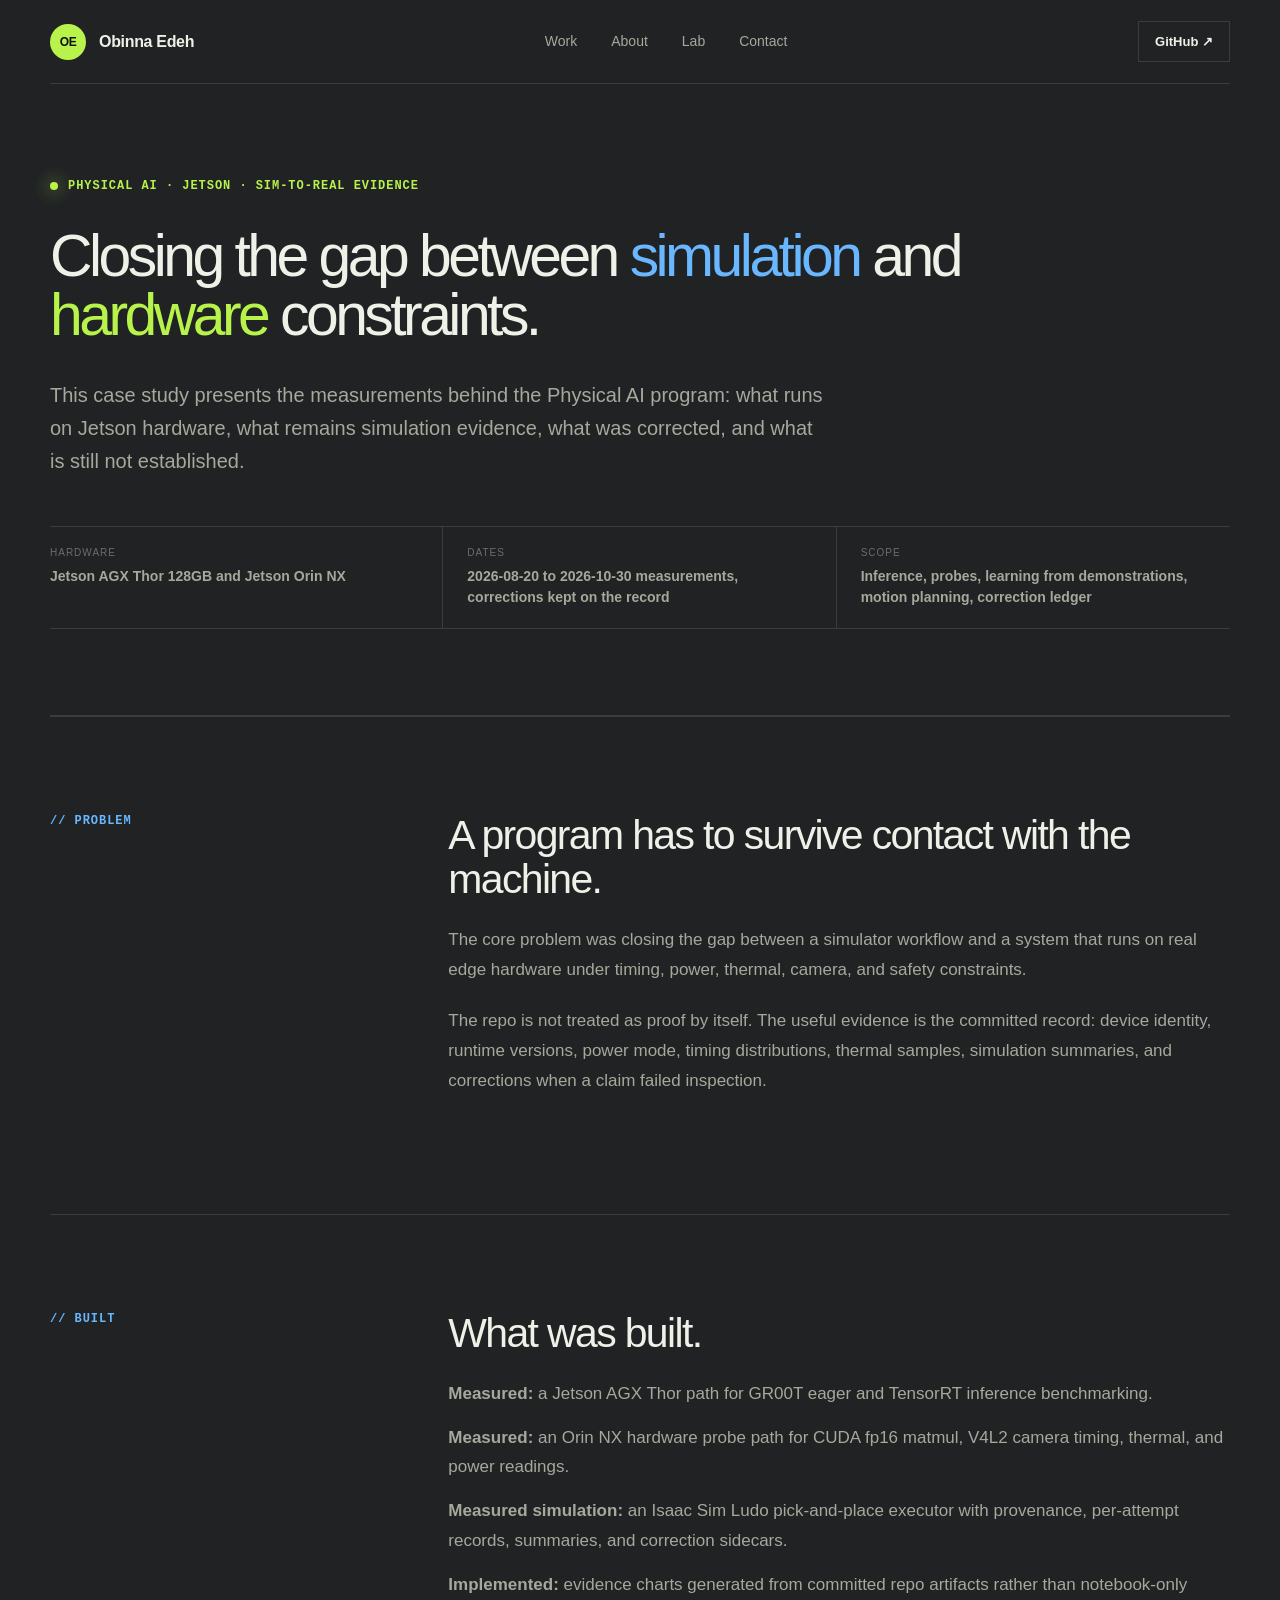
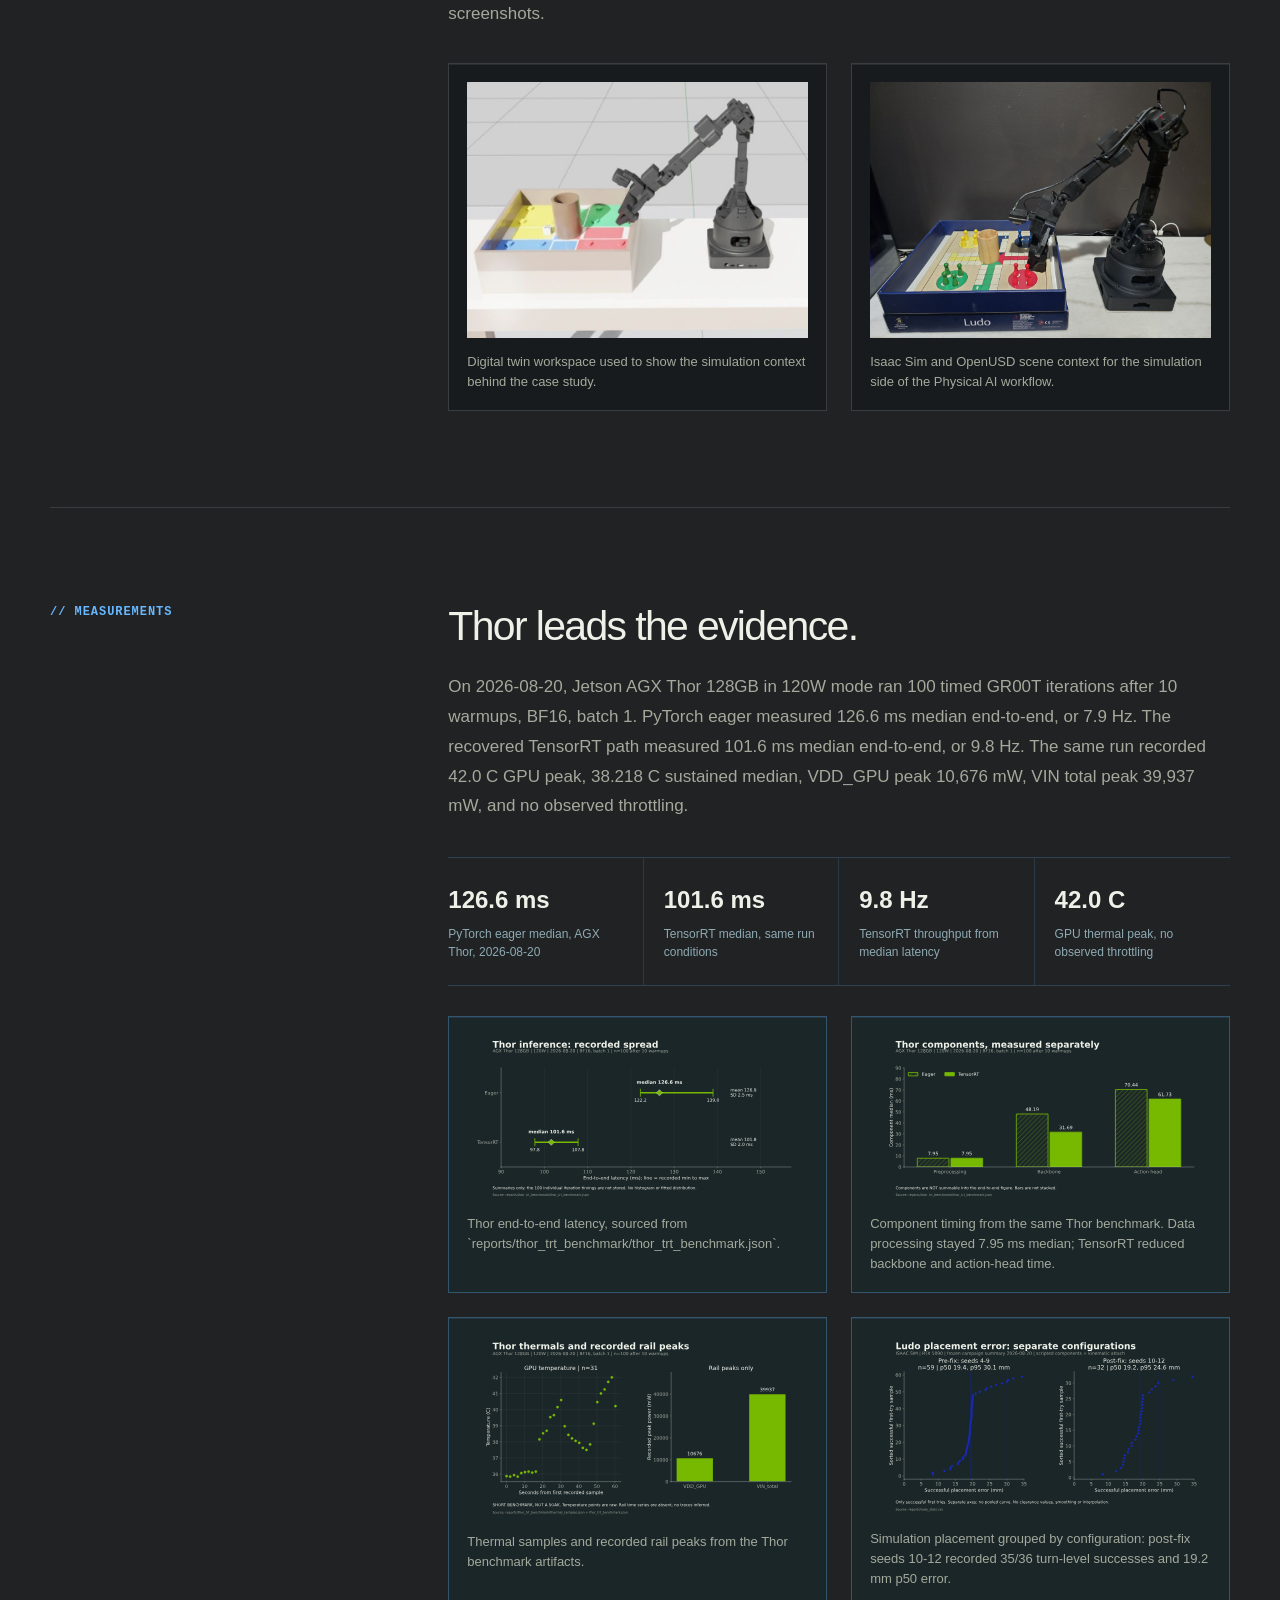
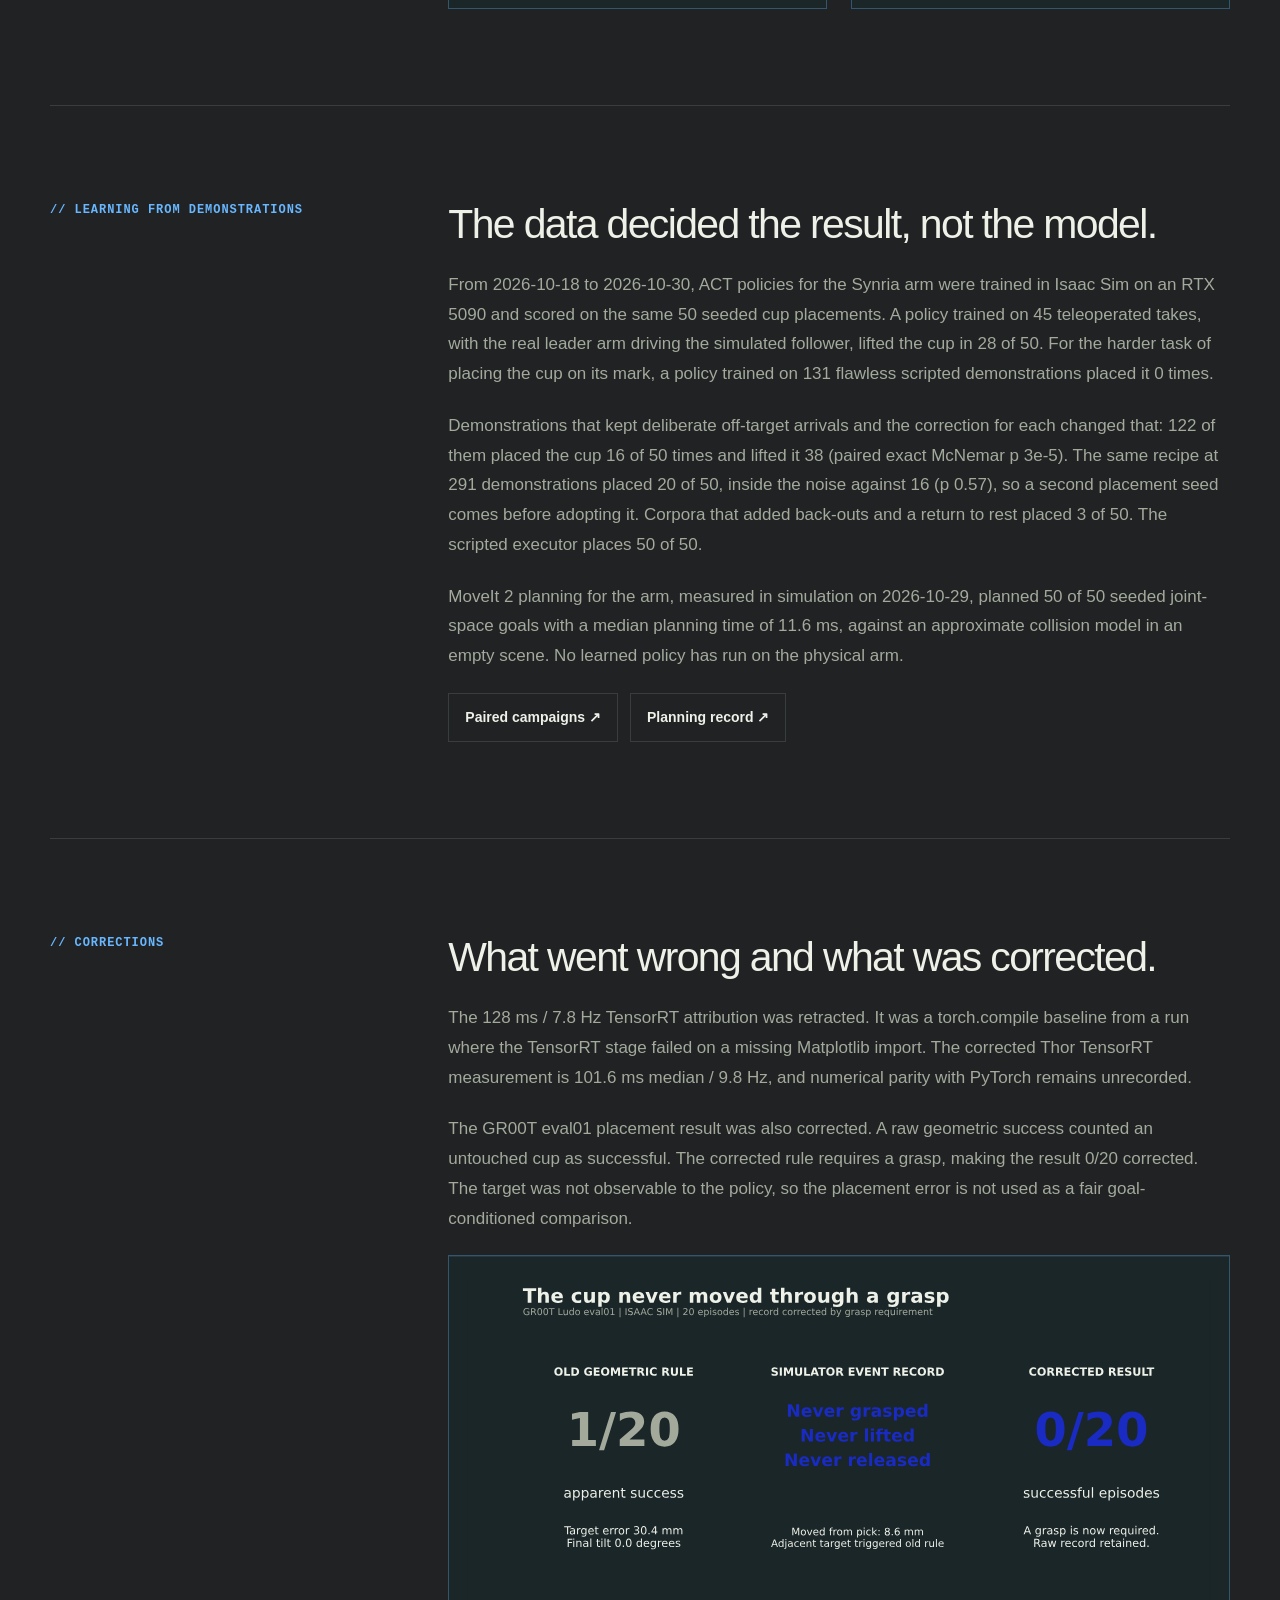
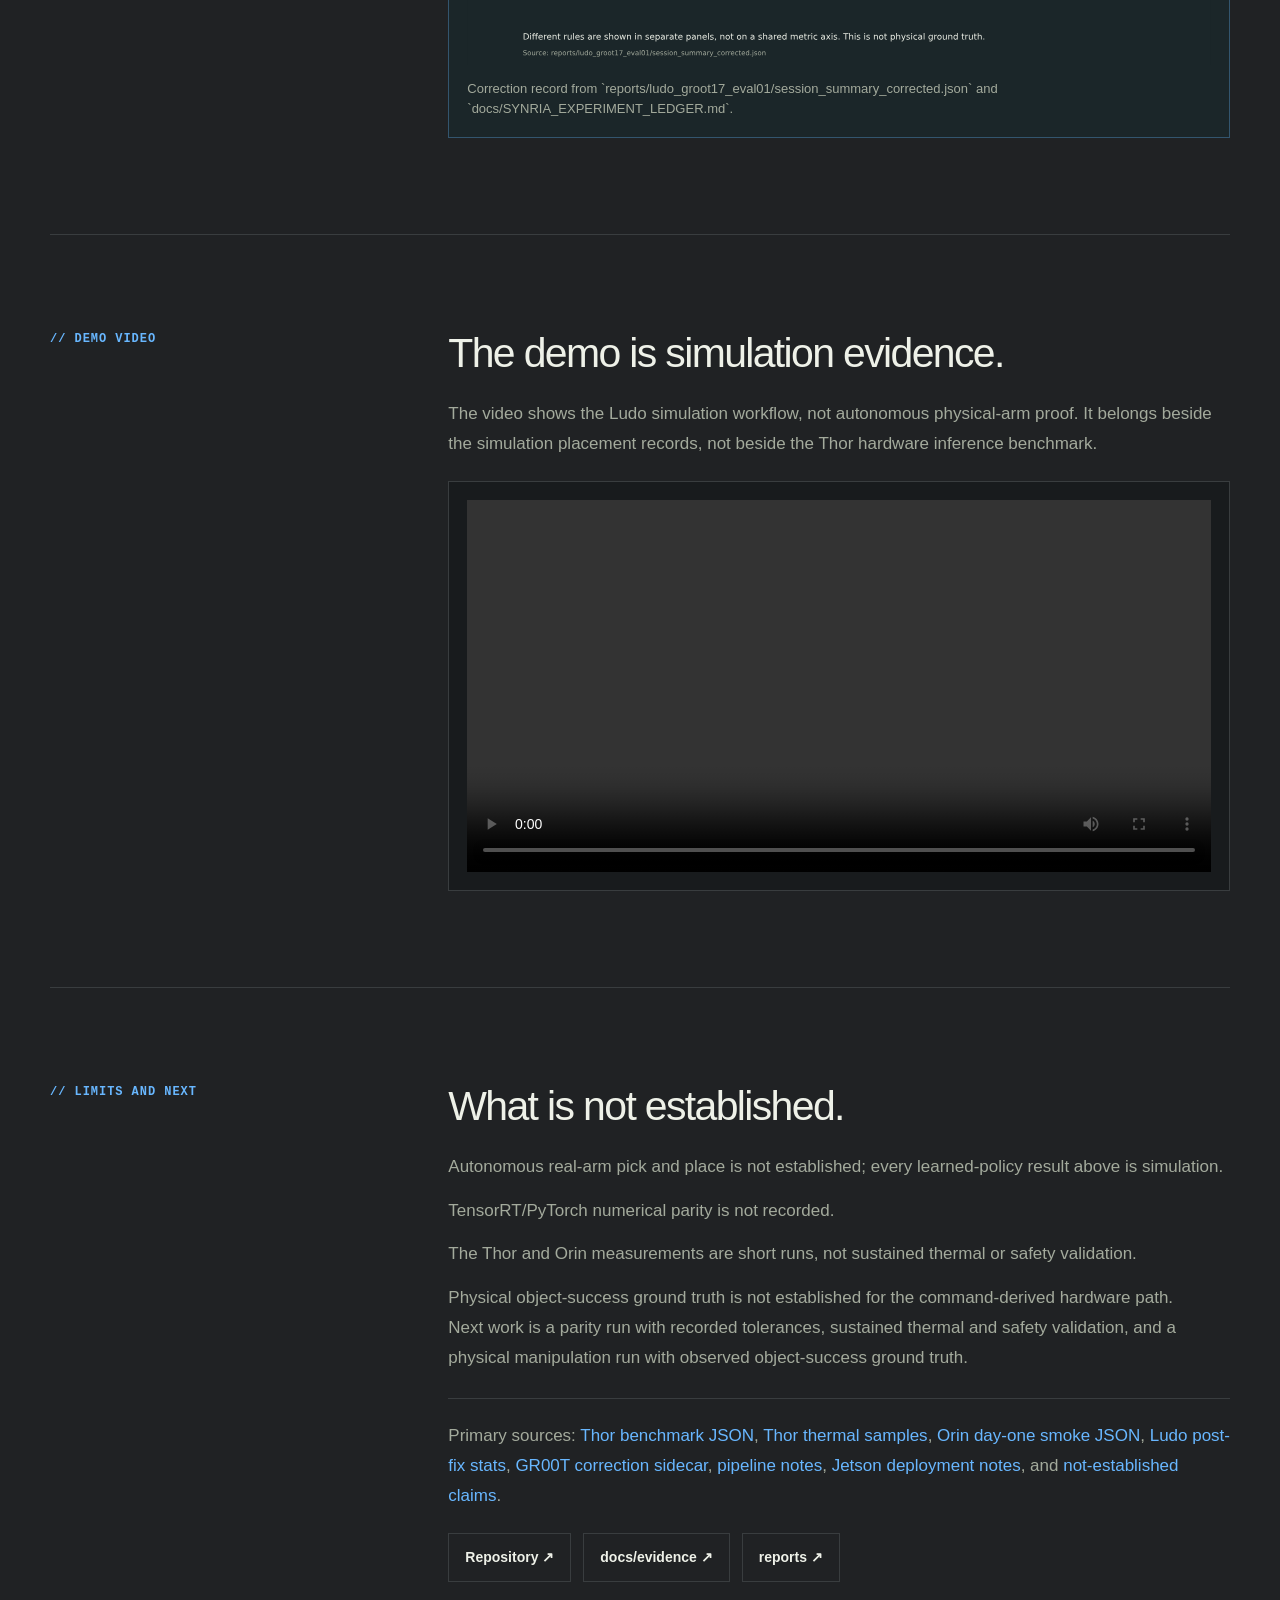
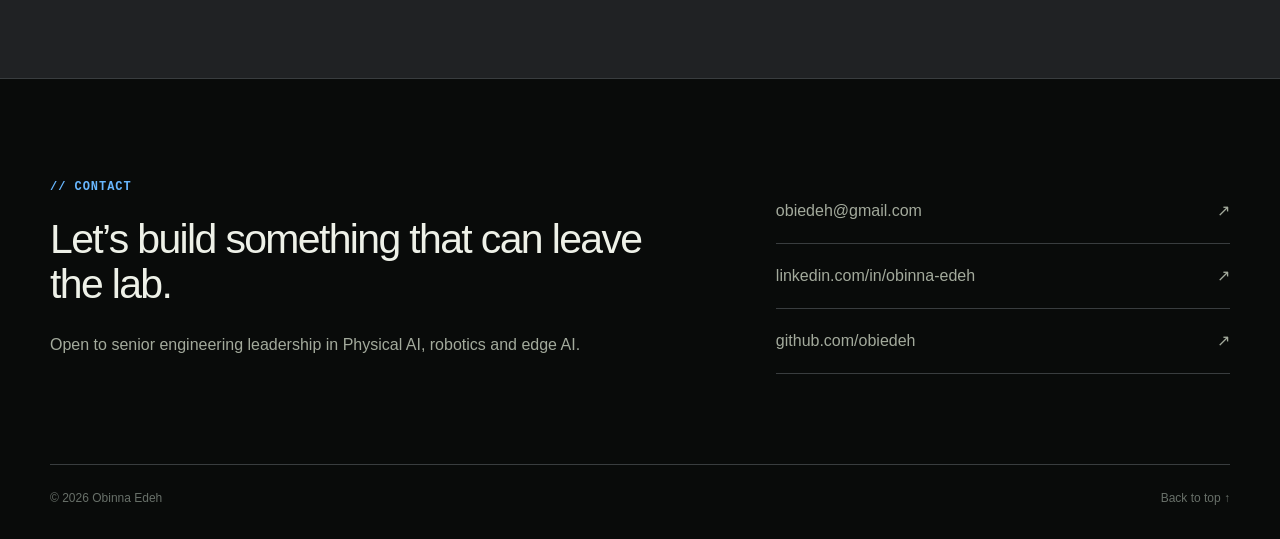
<file: physical-ai-jetson-robotics.html>
<!doctype html>
<html lang="en">
  <head>
    <meta charset="utf-8">
    <meta name="viewport" content="width=device-width, initial-scale=1">
    <title>Physical AI Evidence Case Study - Obinna Edeh</title>
<meta property="og:type" content="article"><meta property="og:title" content="Physical AI on Jetson: closing the sim-to-hardware gap"><meta property="og:description" content="GR00T through TensorRT on Jetson AGX Thor, a 6-DoF arm in Isaac Sim, and a correction ledger kept on the record."><meta property="og:image" content="https://obiedeh.github.io/assets/og/physical-ai-jetson-robotics.png"><meta property="og:image:width" content="1200"><meta property="og:image:height" content="627"><meta name="twitter:card" content="summary_large_image"><meta name="twitter:image" content="https://obiedeh.github.io/assets/og/physical-ai-jetson-robotics.png">
    <meta name="description" content="Physical AI case study with Jetson AGX Thor, Orin NX, simulation, and correction evidence.">
    <link rel="stylesheet" href="/assets/index-headshot-e6ddef4.css">
    <link rel="shortcut icon" href="/favicon.svg">
    <link rel="icon" href="/favicon.svg">
    <style>
      .case-hero {
        border-bottom: 1px solid var(--line);
        min-height: auto;
        padding: 94px 0 86px;
      }

      .case-hero h1 {
        letter-spacing: -.04em;
        max-width: 1100px;
        margin: 32px 0 34px;
        font-size: clamp(44px, 4.6vw, 66px);
        font-weight: 500;
        line-height: 1.08;
      }

      .case-hero h1 em {
        color: var(--lime);
        font-style: normal;
      }

      .case-hero .lead {
        max-width: 780px;
        color: var(--muted);
        margin: 0;
        font-size: 20px;
        line-height: 1.65;
      }

      .case-meta {
        border-top: 1px solid var(--line);
        border-bottom: 1px solid var(--line);
        grid-template-columns: repeat(3, 1fr);
        margin-top: 48px;
        display: grid;
      }

      .case-meta div {
        border-right: 1px solid var(--line);
        padding: 20px 24px 20px 0;
      }

      .case-meta div + div {
        padding-left: 24px;
      }

      .case-meta div:last-child {
        border-right: 0;
      }

      .case-meta span,
      .case-meta strong {
        display: block;
      }

      .case-meta span {
        font: 10px var(--font-geist-mono), monospace;
        letter-spacing: .1em;
        color: #687069;
        margin-bottom: 8px;
        text-transform: uppercase;
      }

      .case-meta strong {
        color: var(--muted);
        font-size: 14px;
        font-weight: 600;
      }

      .case-section {
        border-top: 1px solid var(--line);
        padding: 96px 0;
      }

      .case-grid {
        grid-template-columns: .42fr 1fr;
        gap: 70px;
        display: grid;
      }

      .case-copy h2 {
        letter-spacing: -.045em;
        margin: 0 0 24px;
        font-size: clamp(34px, 4vw, 56px);
        font-weight: 500;
        line-height: 1;
      }

      .case-copy p,
      .case-copy li {
        color: var(--muted);
        font-size: 17px;
        line-height: 1.75;
      }

      .case-copy p {
        margin: 0 0 22px;
      }

      .case-copy ul {
        display: grid;
        gap: 14px;
      }

      .metric-band {
        border-top: 1px solid #68b7ff33;
        border-bottom: 1px solid #68b7ff33;
        grid-template-columns: repeat(4, 1fr);
        margin: 36px 0 30px;
        display: grid;
      }

      .metric-band div {
        border-right: 1px solid #68b7ff29;
        padding: 24px 18px 24px 0;
      }

      .metric-band div + div {
        padding-left: 20px;
      }

      .metric-band div:last-child {
        border-right: 0;
      }

      .metric-band strong,
      .metric-band span {
        display: block;
      }

      .metric-band strong {
        color: var(--ink);
        font-size: 24px;
      }

      .metric-band span {
        color: #8eaab3;
        margin-top: 7px;
        font-size: 12px;
        line-height: 1.5;
      }

      .chart-grid {
        grid-template-columns: repeat(2, minmax(0, 1fr));
        gap: 24px;
        display: grid;
      }

      .chart-panel {
        background: #1b2629;
        border: 1px solid #68b7ff52;
        padding: 18px;
        box-shadow: inset 0 1px #68b7ff1f;
      }

      .chart-panel img {
        width: 100%;
        height: auto;
      }

      .chart-panel figcaption {
        color: var(--muted);
        margin-top: 14px;
        font-size: 13px;
        line-height: 1.55;
      }

      .media-grid {
        grid-template-columns: repeat(2, minmax(0, 1fr));
        gap: 24px;
        margin-top: 34px;
        display: grid;
      }

      .media-panel {
        background: var(--panel);
        border: 1px solid var(--line);
        padding: 18px;
        box-shadow: inset 0 1px #ffffff14;
      }

      .media-panel img {
        aspect-ratio: 4 / 3;
        object-fit: cover;
        width: 100%;
        height: auto;
        display: block;
        background: #090b0a;
      }

      .media-panel figcaption {
        color: var(--muted);
        margin-top: 14px;
        font-size: 13px;
        line-height: 1.55;
      }

      .video-panel {
        background: var(--panel);
        border: 1px solid var(--line);
        padding: 18px;
      }

      .video-panel video {
        width: 100%;
        background: #090b0a;
      }

      .evidence-links {
        flex-wrap: wrap;
        gap: 12px;
        display: flex;
      }

      .evidence-links a {
        border: 1px solid var(--line);
        color: var(--ink);
        padding: 13px 16px;
        font-size: 14px;
        font-weight: 700;
      }

      .evidence-links a:hover {
        color: var(--lime);
      }

      .source-list {
        border-top: 1px solid var(--line);
        margin-top: 26px;
        padding-top: 22px;
      }

      .source-list a {
        color: var(--blue);
      }

      @media (width <= 760px) {
        .case-hero {
          padding-top: 62px;
        }

        .case-hero h1 {
          font-size: 44px;
        }

        .case-meta,
        .case-grid,
        .metric-band,
        .chart-grid,
        .media-grid {
          grid-template-columns: 1fr;
        }

        .case-meta div,
        .case-meta div + div,
        .metric-band div,
        .metric-band div + div {
          border-right: 0;
          border-bottom: 1px solid var(--line);
          padding: 18px 0;
        }

        .case-meta div:last-child,
        .metric-band div:last-child {
          border-bottom: 0;
        }

        .case-section {
          padding: 78px 0;
        }

        .chart-panel {
          padding: 10px;
          overflow-x: auto;
        }

        .chart-panel img {
          min-width: 640px;
        }
      }
    </style>
  <style>.__variable_geist_1bmv02e{--font-geist-sans:'Geist',sans-serif}.__variable_geist_mono_05tn5fl{--font-geist-mono:'Geist Mono',sans-serif}.case-copy{min-width:0}figcaption,.case-copy code{overflow-wrap:anywhere}.case-hero h1 em.b{color:var(--blue)}</style><style id="ee-type">body{font-family:"Helvetica Neue",Helvetica,Arial,sans-serif}h1{font-family:"Helvetica Neue",Helvetica,Arial,sans-serif!important;font-size:clamp(44px,4.6vw,66px)!important;font-weight:500!important;line-height:1!important;letter-spacing:-.06em!important;text-transform:none!important;font-stretch:normal!important}h1 em,h1 .ee-g{font-style:normal;color:#b7f34a!important;-webkit-text-fill-color:#b7f34a}h1 em.b,h1 .ee-b{font-style:normal;color:#68b7ff!important;-webkit-text-fill-color:#68b7ff}.case-copy h2, footer .footer-grid h2{font-family:"Helvetica Neue",Helvetica,Arial,sans-serif!important;font-size:clamp(28px,3.2vw,42px)!important;font-weight:500!important;line-height:1.08!important;letter-spacing:-.04em!important;text-transform:none!important;font-stretch:normal!important;color:inherit}h3{font-family:"Helvetica Neue",Helvetica,Arial,sans-serif!important;font-size:19px!important;font-weight:600!important;line-height:1.25!important;letter-spacing:-.02em!important;text-transform:none!important;font-stretch:normal!important}.case-hero .eyebrow{font-family:ui-monospace,"SFMono-Regular",Consolas,"Liberation Mono",Menlo,monospace!important;font-size:12px!important;font-weight:600!important;letter-spacing:.08em!important;text-transform:uppercase!important;line-height:1.4!important;color:#b7f34a!important}.section-kicker{font-family:ui-monospace,"SFMono-Regular",Consolas,"Liberation Mono",Menlo,monospace!important;font-size:12px!important;font-weight:600!important;letter-spacing:.08em!important;text-transform:uppercase!important;line-height:1.4!important;color:#68b7ff!important}</style></head>
  <body class="__variable_geist_1bmv02e __variable_geist_mono_05tn5fl">
    <main>
      <header class="nav shell">
        <a class="brand" href="/#top" aria-label="Obinna Edeh home">
          <span class="brand-mark">OE</span>
          <span>Obinna Edeh</span>
        </a>
        <nav aria-label="Primary navigation">
          <a href="/#work">Work</a>
          <a href="/#approach">About</a>
          <a href="https://embodiededge.ai">Lab</a>
          <a href="/#contact">Contact</a>
        </nav>
        <a class="nav-cta" href="https://github.com/obiedeh">GitHub ↗</a>
      </header>

      <section class="case-hero shell" id="top">
        <div class="eyebrow"><span></span> Physical AI · Jetson · Sim-to-real evidence</div>
        <h1>Closing the gap between <em class="b">simulation</em> and <em>hardware</em> constraints.</h1>
        <p class="lead">This case study presents the measurements behind the Physical AI program: what runs on Jetson hardware, what remains simulation evidence, what was corrected, and what is still not established.</p>
        <div class="case-meta" aria-label="Case study summary">
          <div>
            <span>Hardware</span>
            <strong>Jetson AGX Thor 128GB and Jetson Orin NX</strong>
          </div>
          <div>
            <span>Dates</span>
            <strong>2026-08-20 to 2026-10-30 measurements, corrections kept on the record</strong>
          </div>
          <div>
            <span>Scope</span>
            <strong>Inference, probes, learning from demonstrations, motion planning, correction ledger</strong>
          </div>
        </div>
      </section>

      <section class="case-section shell">
        <div class="case-grid">
          <div class="section-kicker">// PROBLEM</div>
          <div class="case-copy">
            <h2>A program has to survive contact with the machine.</h2>
            <p>The core problem was closing the gap between a simulator workflow and a system that runs on real edge hardware under timing, power, thermal, camera, and safety constraints.</p>
            <p>The repo is not treated as proof by itself. The useful evidence is the committed record: device identity, runtime versions, power mode, timing distributions, thermal samples, simulation summaries, and corrections when a claim failed inspection.</p>
          </div>
        </div>
      </section>

      <section class="case-section shell">
        <div class="case-grid">
          <div class="section-kicker">// BUILT</div>
          <div class="case-copy">
            <h2>What was built.</h2>
            <ul>
              <li><strong>Measured:</strong> a Jetson AGX Thor path for GR00T eager and TensorRT inference benchmarking.</li>
              <li><strong>Measured:</strong> an Orin NX hardware probe path for CUDA fp16 matmul, V4L2 camera timing, thermal, and power readings.</li>
              <li><strong>Measured simulation:</strong> an Isaac Sim Ludo pick-and-place executor with provenance, per-attempt records, summaries, and correction sidecars.</li>
              <li><strong>Implemented:</strong> evidence charts generated from committed repo artifacts rather than notebook-only screenshots.</li>
            </ul>
            <div class="media-grid" aria-label="Digital twin media">
              <figure class="media-panel">
                <img src="/assets/media/digital-twin-workspace.jpeg" alt="Digital twin workspace image">
                <figcaption>Digital twin workspace used to show the simulation context behind the case study.</figcaption>
              </figure>
              <figure class="media-panel">
                <img src="/assets/media/isaac-sim-openusd-scene.jpeg" alt="Isaac Sim and OpenUSD scene image">
                <figcaption>Isaac Sim and OpenUSD scene context for the simulation side of the Physical AI workflow.</figcaption>
              </figure>
            </div>
          </div>
        </div>
      </section>

      <section class="case-section shell">
        <div class="case-grid">
          <div class="section-kicker">// MEASUREMENTS</div>
          <div class="case-copy">
            <h2>Thor leads the evidence.</h2>
            <p>On 2026-08-20, Jetson AGX Thor 128GB in 120W mode ran 100 timed GR00T iterations after 10 warmups, BF16, batch 1. PyTorch eager measured 126.6 ms median end-to-end, or 7.9 Hz. The recovered TensorRT path measured 101.6 ms median end-to-end, or 9.8 Hz. The same run recorded 42.0 C GPU peak, 38.218 C sustained median, VDD_GPU peak 10,676 mW, VIN total peak 39,937 mW, and no observed throttling.</p>
            <div class="metric-band" aria-label="Thor measurement highlights">
              <div>
                <strong>126.6 ms</strong>
                <span>PyTorch eager median, AGX Thor, 2026-08-20</span>
              </div>
              <div>
                <strong>101.6 ms</strong>
                <span>TensorRT median, same run conditions</span>
              </div>
              <div>
                <strong>9.8 Hz</strong>
                <span>TensorRT throughput from median latency</span>
              </div>
              <div>
                <strong>42.0 C</strong>
                <span>GPU thermal peak, no observed throttling</span>
              </div>
            </div>
            <div class="chart-grid">
              <figure class="chart-panel">
                <img src="/assets/evidence/thor_latency.svg" alt="Thor latency chart showing PyTorch eager median 126.6 ms and TensorRT median 101.6 ms">
                <figcaption>Thor end-to-end latency, sourced from `reports/thor_trt_benchmark/thor_trt_benchmark.json`.</figcaption>
              </figure>
              <figure class="chart-panel">
                <img src="/assets/evidence/thor_components.svg" alt="Thor component timing chart with data processing, backbone, and action head timings">
                <figcaption>Component timing from the same Thor benchmark. Data processing stayed 7.95 ms median; TensorRT reduced backbone and action-head time.</figcaption>
              </figure>
              <figure class="chart-panel">
                <img src="/assets/evidence/thor_thermal_power.svg" alt="Thor thermal and recorded rail peak chart">
                <figcaption>Thermal samples and recorded rail peaks from the Thor benchmark artifacts.</figcaption>
              </figure>
              <figure class="chart-panel">
                <img src="/assets/evidence/ludo_placement.svg" alt="Ludo placement chart comparing pre-fix and post-fix simulation groups">
                <figcaption>Simulation placement grouped by configuration: post-fix seeds 10-12 recorded 35/36 turn-level successes and 19.2 mm p50 error.</figcaption>
              </figure>
            </div>
          </div>
        </div>
      </section>

      <section class="case-section shell">
        <div class="case-grid">
          <div class="section-kicker">// LEARNING FROM DEMONSTRATIONS</div>
          <div class="case-copy">
            <h2>The data decided the result, not the model.</h2>
            <p>From 2026-10-18 to 2026-10-30, ACT policies for the Synria arm were trained in Isaac Sim on an RTX 5090 and scored on the same 50 seeded cup placements. A policy trained on 45 teleoperated takes, with the real leader arm driving the simulated follower, lifted the cup in 28 of 50. For the harder task of placing the cup on its mark, a policy trained on 131 flawless scripted demonstrations placed it 0 times.</p>
            <p>Demonstrations that kept deliberate off-target arrivals and the correction for each changed that: 122 of them placed the cup 16 of 50 times and lifted it 38 (paired exact McNemar p 3e-5). The same recipe at 291 demonstrations placed 20 of 50, inside the noise against 16 (p 0.57), so a second placement seed comes before adopting it. Corpora that added back-outs and a return to rest placed 3 of 50. The scripted executor places 50 of 50.</p>
            <p>MoveIt 2 planning for the arm, measured in simulation on 2026-10-29, planned 50 of 50 seeded joint-space goals with a median planning time of 11.6 ms, against an approximate collision model in an empty scene. No learned policy has run on the physical arm.</p>
            <div class="evidence-links">
              <a href="https://github.com/obiedeh/physical-ai-jetson-robotics/blob/main/reports/sim_policy/paired_seed2026/PAIRED.md">Paired campaigns ↗</a>
              <a href="https://github.com/obiedeh/physical-ai-jetson-robotics/blob/main/reports/simulation/synria_moveit_planning.json">Planning record ↗</a>
            </div>
          </div>
        </div>
      </section>

      <section class="case-section shell">
        <div class="case-grid">
          <div class="section-kicker">// CORRECTIONS</div>
          <div class="case-copy">
            <h2>What went wrong and what was corrected.</h2>
            <p>The 128 ms / 7.8 Hz TensorRT attribution was retracted. It was a torch.compile baseline from a run where the TensorRT stage failed on a missing Matplotlib import. The corrected Thor TensorRT measurement is 101.6 ms median / 9.8 Hz, and numerical parity with PyTorch remains unrecorded.</p>
            <p>The GR00T eval01 placement result was also corrected. A raw geometric success counted an untouched cup as successful. The corrected rule requires a grasp, making the result 0/20 corrected. The target was not observable to the policy, so the placement error is not used as a fair goal-conditioned comparison.</p>
            <figure class="chart-panel">
              <img src="/assets/evidence/gr00t_correction.svg" alt="Correction chart showing old geometric rule and corrected grasp-required rule">
              <figcaption>Correction record from `reports/ludo_groot17_eval01/session_summary_corrected.json` and `docs/SYNRIA_EXPERIMENT_LEDGER.md`.</figcaption>
            </figure>
          </div>
        </div>
      </section>

      <section class="case-section shell">
        <div class="case-grid">
          <div class="section-kicker">// DEMO VIDEO</div>
          <div class="case-copy">
            <h2>The demo is simulation evidence.</h2>
            <p>The video shows the Ludo simulation workflow, not autonomous physical-arm proof. It belongs beside the simulation placement records, not beside the Thor hardware inference benchmark.</p>
            <div class="video-panel">
              <video controls preload="metadata" src="/assets/evidence/ludo_demo.mp4"></video>
            </div>
          </div>
        </div>
      </section>

      <section class="case-section shell">
        <div class="case-grid">
          <div class="section-kicker">// LIMITS AND NEXT</div>
          <div class="case-copy">
            <h2>What is not established.</h2>
            <ul>
              <li>Autonomous real-arm pick and place is not established; every learned-policy result above is simulation.</li>
              <li>TensorRT/PyTorch numerical parity is not recorded.</li>
              <li>The Thor and Orin measurements are short runs, not sustained thermal or safety validation.</li>
              <li>Physical object-success ground truth is not established for the command-derived hardware path.</li>
            </ul>
            <p>Next work is a parity run with recorded tolerances, sustained thermal and safety validation, and a physical manipulation run with observed object-success ground truth.</p>
            <div class="source-list case-copy">
              <p>Primary sources: <a href="https://github.com/obiedeh/physical-ai-jetson-robotics/blob/main/reports/thor_trt_benchmark/thor_trt_benchmark.json">Thor benchmark JSON</a>, <a href="https://github.com/obiedeh/physical-ai-jetson-robotics/blob/main/reports/thor_trt_benchmark/thermal_samples.json">Thor thermal samples</a>, <a href="https://github.com/obiedeh/physical-ai-jetson-robotics/blob/main/reports/jetson/yahboom_day_one/day_one_smoke.json">Orin day-one smoke JSON</a>, <a href="https://github.com/obiedeh/physical-ai-jetson-robotics/blob/main/reports/ludo_stats_frozen/stats_2026-08-20T050701Z_reports_ludo_soak_s1%5B012%5D.json">Ludo post-fix stats</a>, <a href="https://github.com/obiedeh/physical-ai-jetson-robotics/blob/main/reports/ludo_groot17_eval01/session_summary_corrected.json">GR00T correction sidecar</a>, <a href="https://github.com/obiedeh/physical-ai-jetson-robotics/blob/main/docs/PIPELINE.md">pipeline notes</a>, <a href="https://github.com/obiedeh/physical-ai-jetson-robotics/blob/main/docs/JETSON_DEPLOYMENT.md">Jetson deployment notes</a>, and <a href="https://github.com/obiedeh/physical-ai-jetson-robotics/blob/main/reports/NOT_CLAIMED.md">not-established claims</a>.</p>
            </div>
            <div class="evidence-links">
              <a href="https://github.com/obiedeh/physical-ai-jetson-robotics">Repository ↗</a>
              <a href="https://github.com/obiedeh/physical-ai-jetson-robotics/tree/main/docs/evidence">docs/evidence ↗</a>
              <a href="https://github.com/obiedeh/physical-ai-jetson-robotics/tree/main/reports">reports ↗</a>
            </div>
          </div>
        </div>
      </section>

      <footer id="contact">
        <div class="shell footer-grid">
          <div>
            <div class="section-kicker">// CONTACT</div>
            <h2>Let’s build something that can leave the lab.</h2>
            <p class="contact-intent">Open to senior engineering leadership in Physical AI, robotics and edge AI.</p>
          </div>
          <div class="contact-links">
            <a href="mailto:obiedeh@gmail.com">obiedeh@gmail.com <span>↗</span></a>
            <a href="https://www.linkedin.com/in/obinna-edeh-206306137/">linkedin.com/in/obinna-edeh <span>↗</span></a>
            <a href="https://github.com/obiedeh">github.com/obiedeh <span>↗</span></a>
          </div>
        </div>
        <div class="shell footer-bottom">
          <span>© 2026 Obinna Edeh</span>
          <a href="#top">Back to top ↑</a>
        </div>
      </footer>
    </main>
  </body>
</html>
</file>
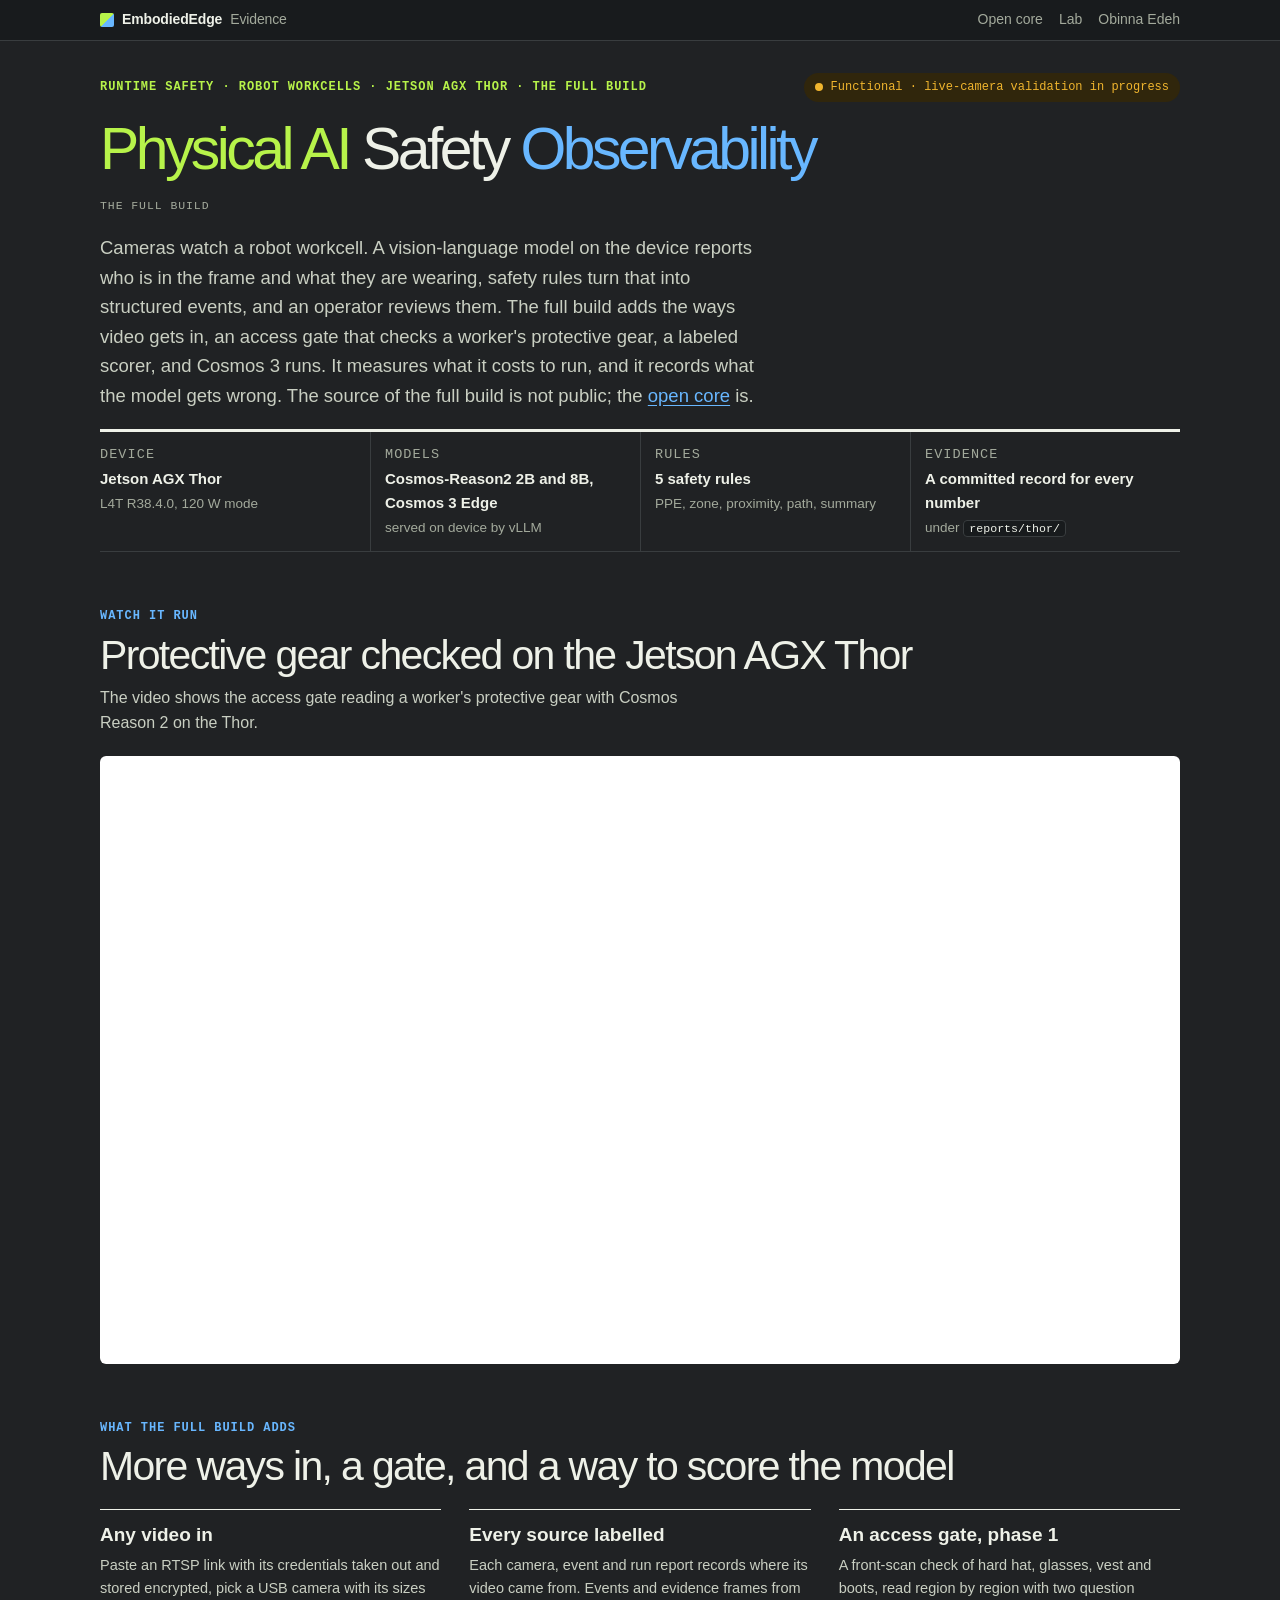
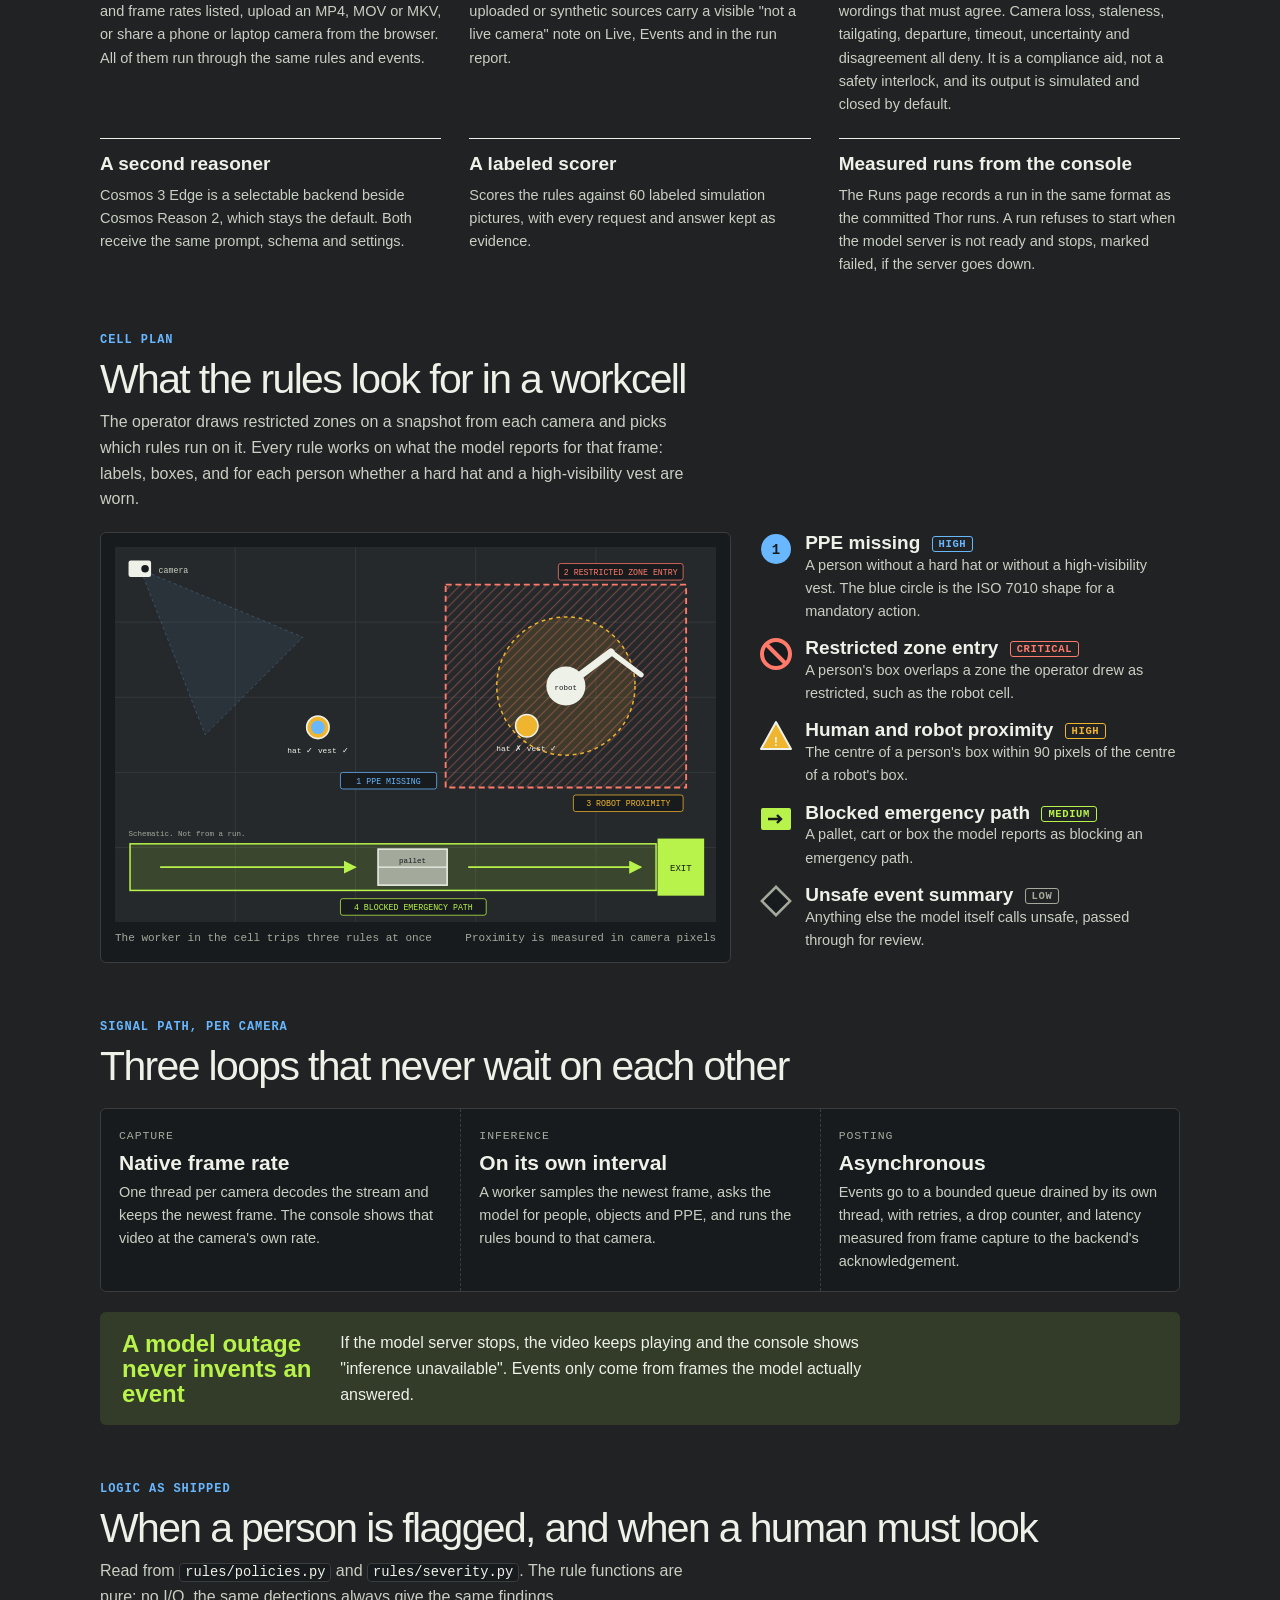
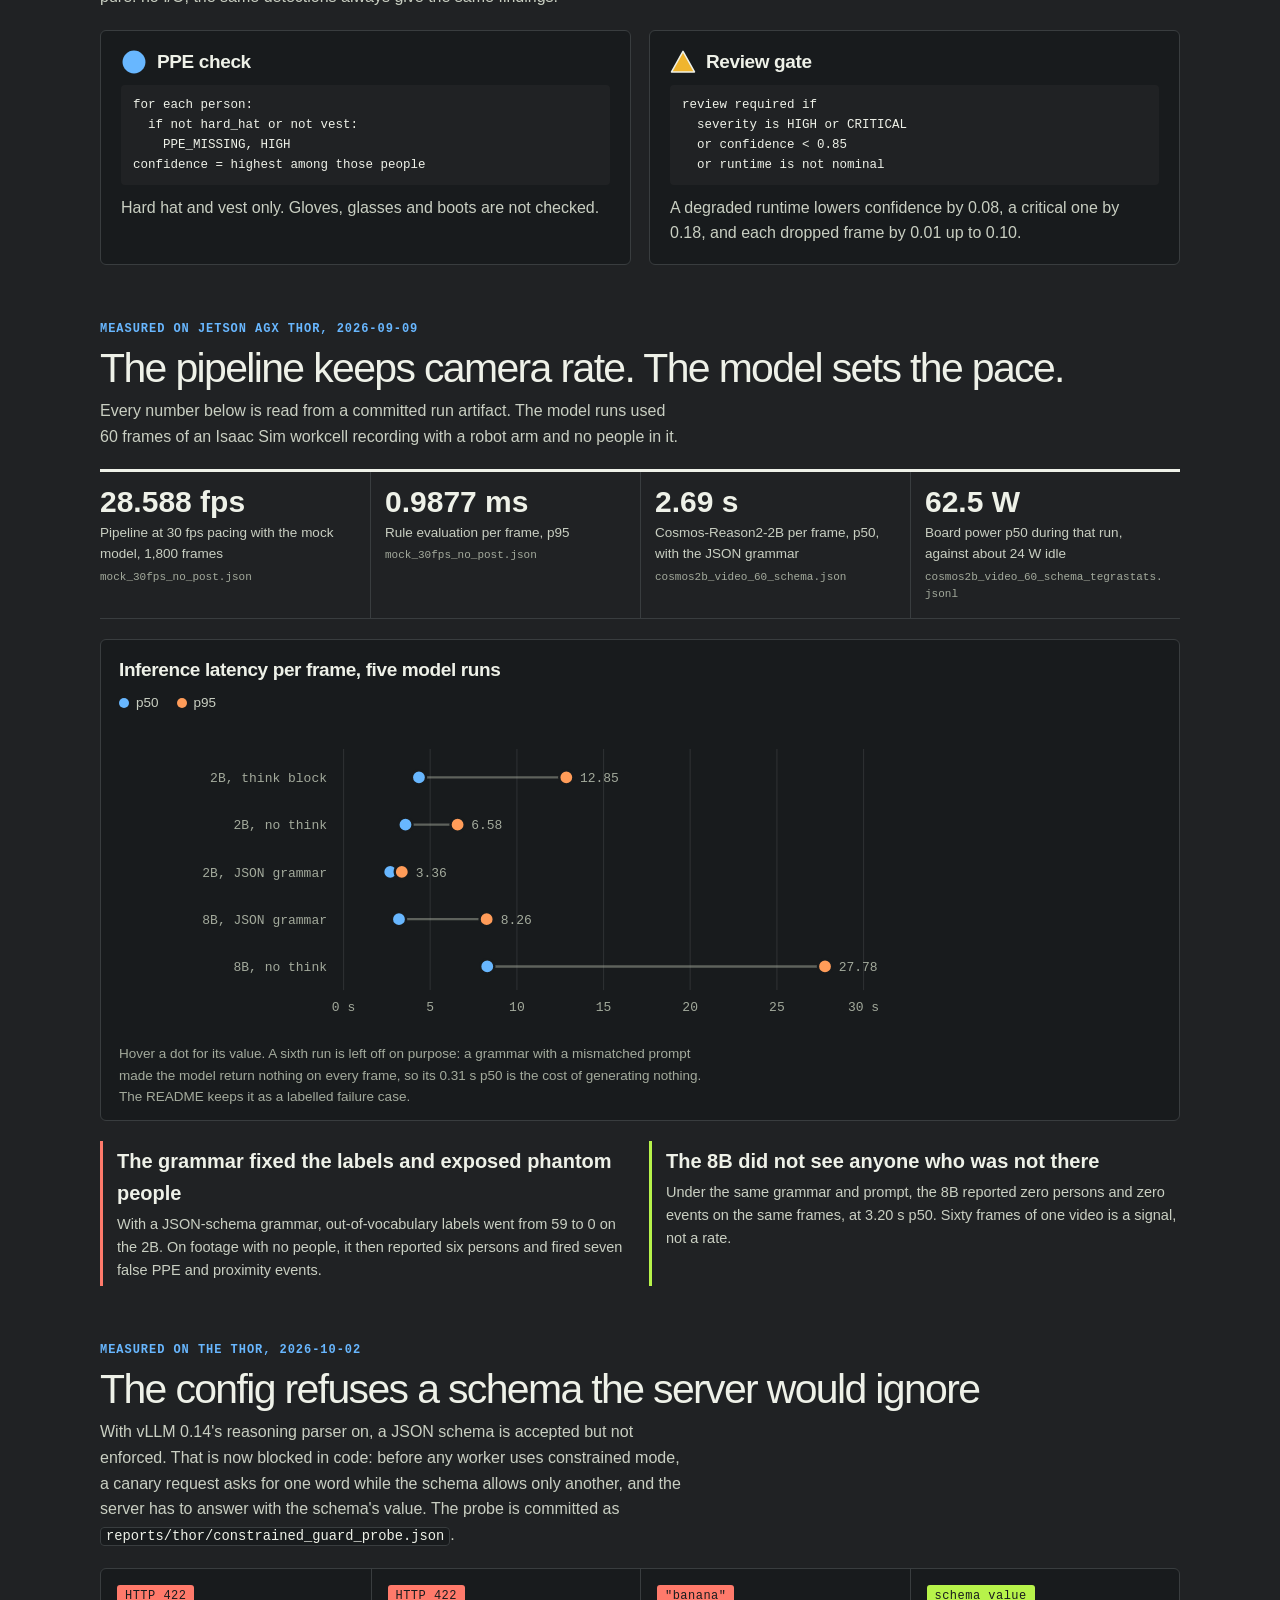
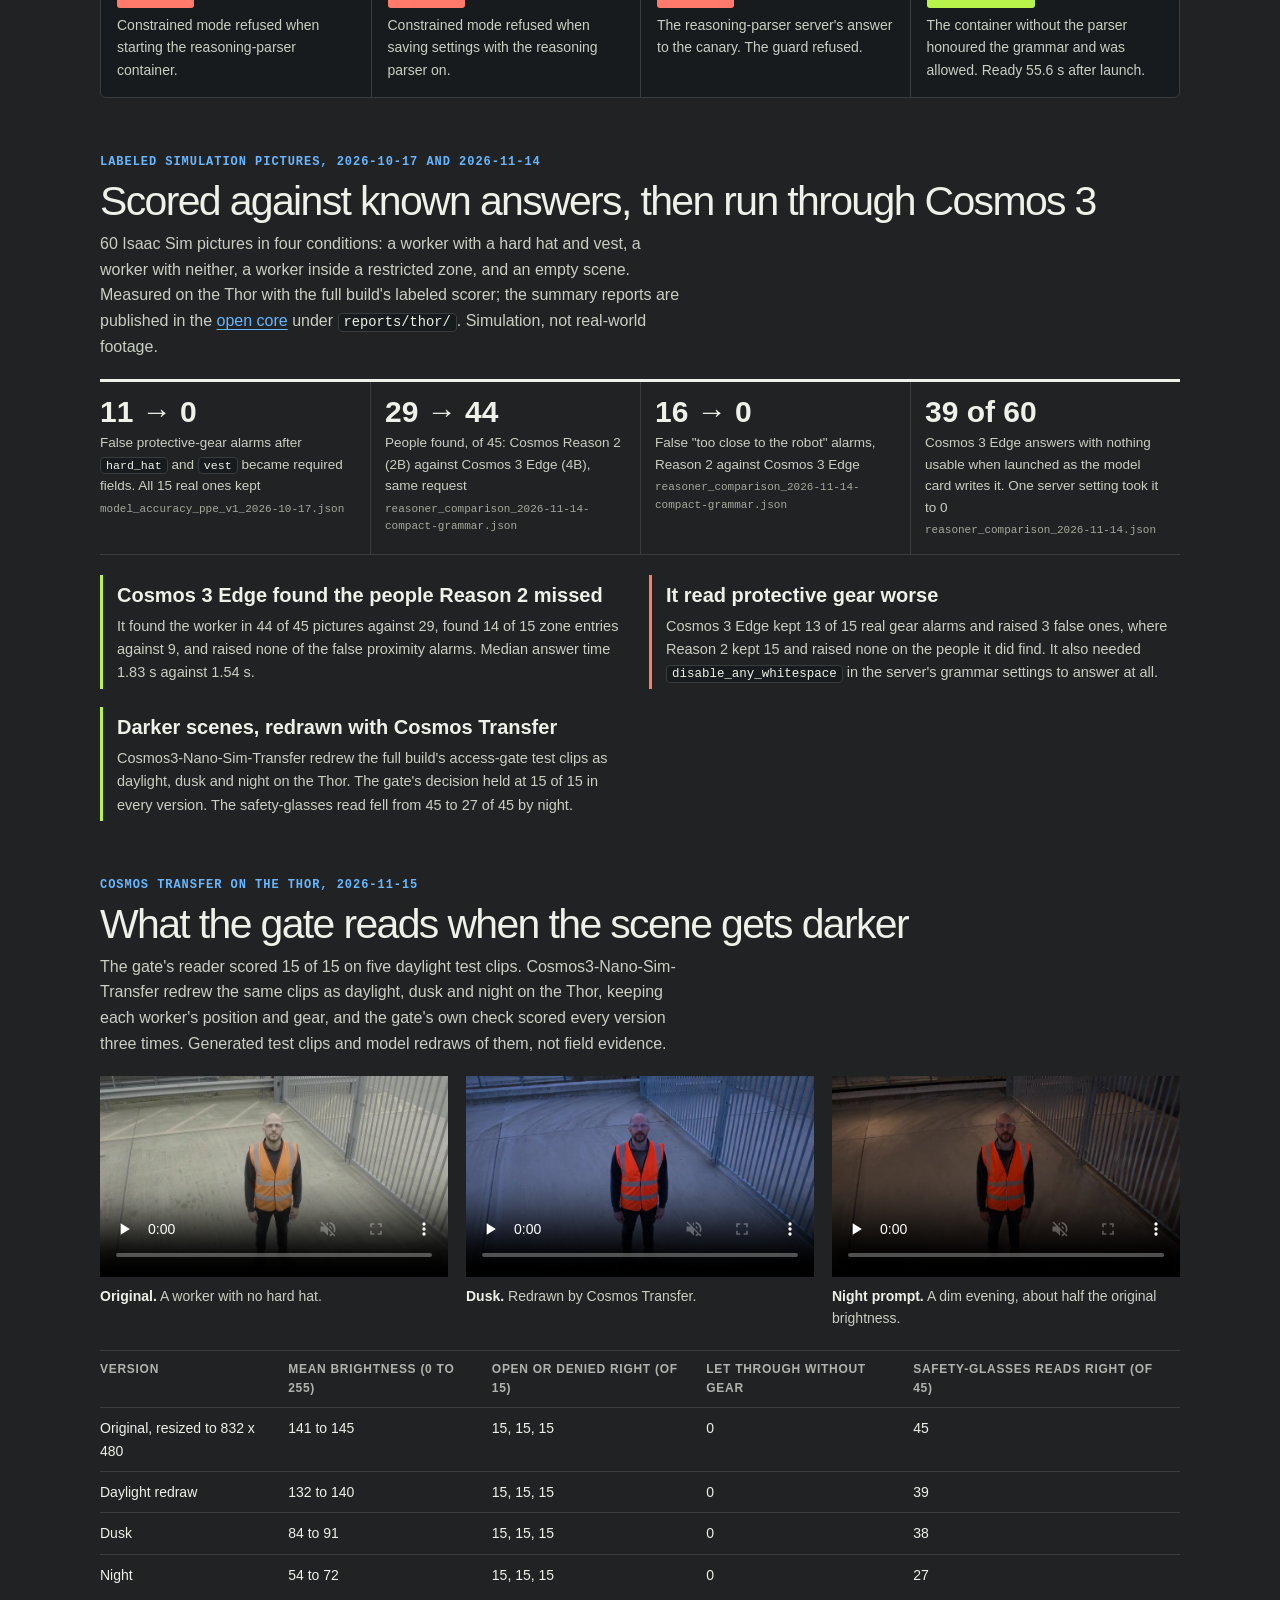
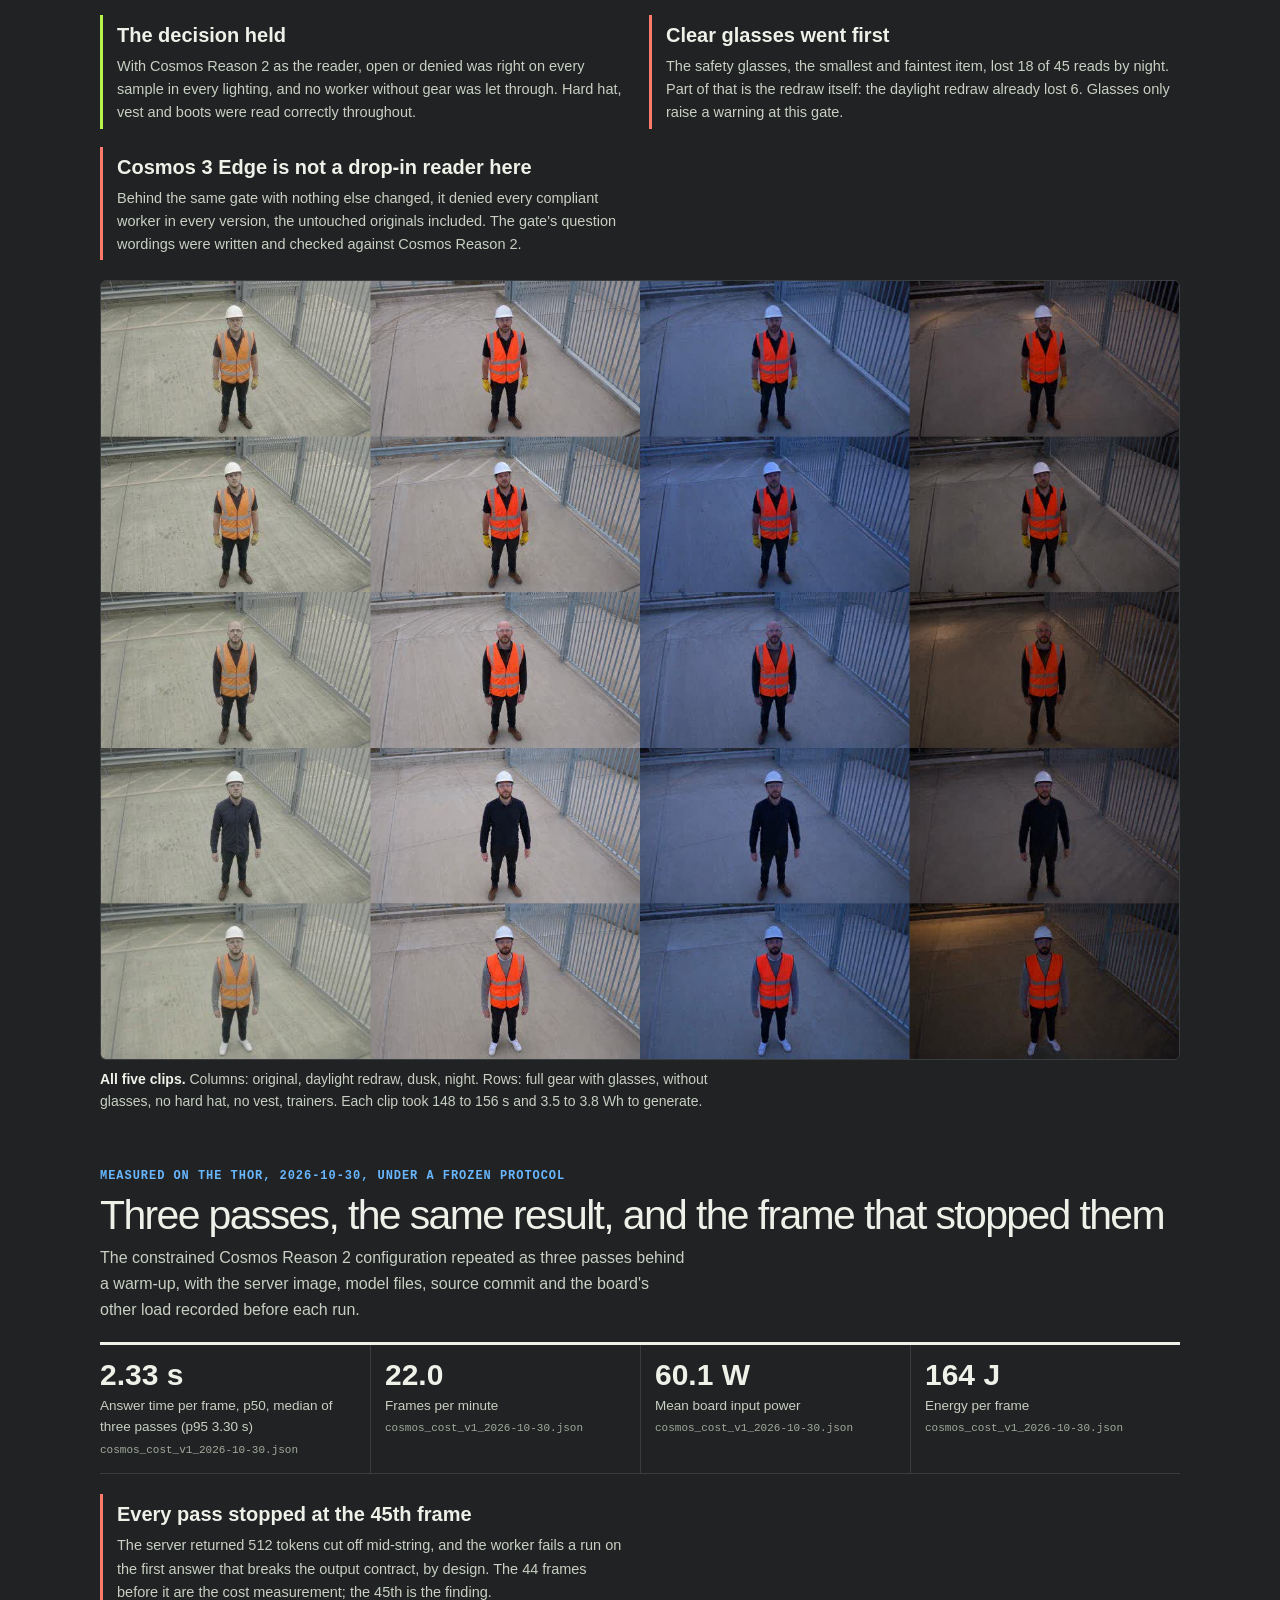
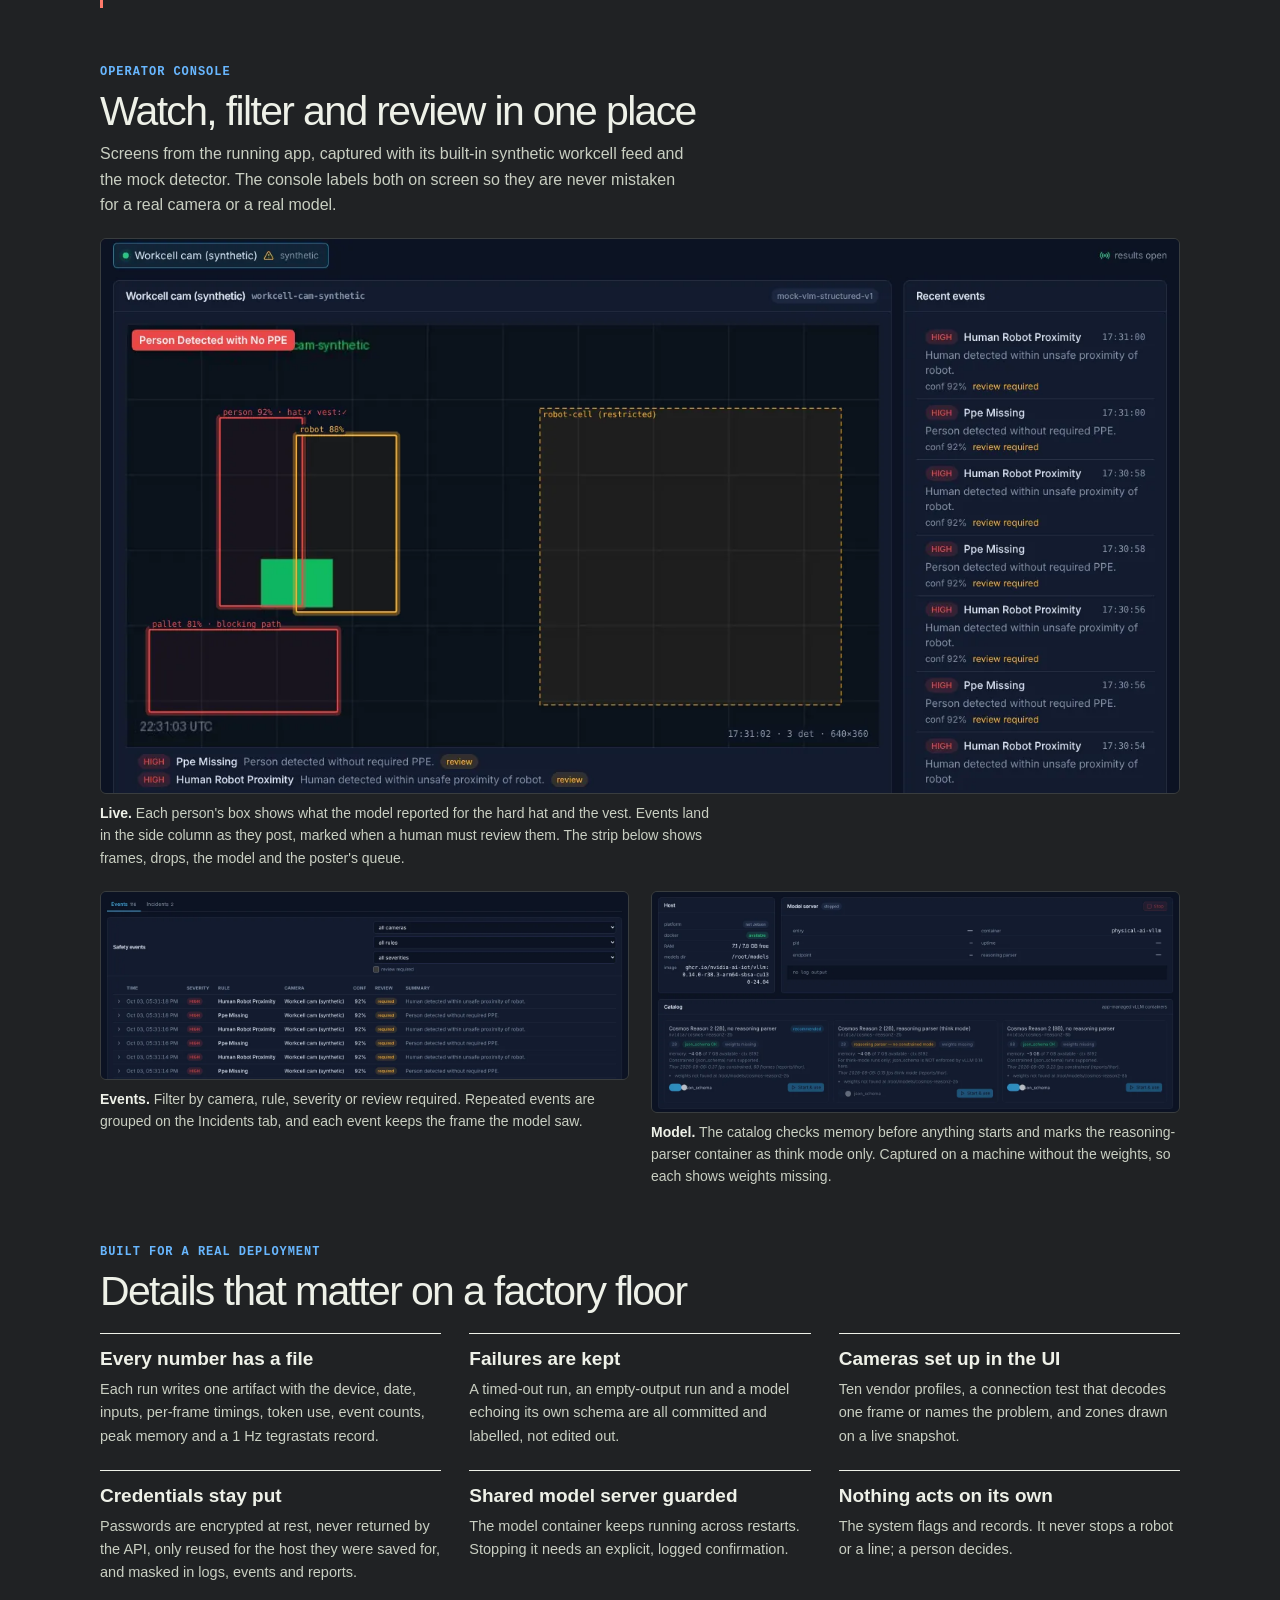
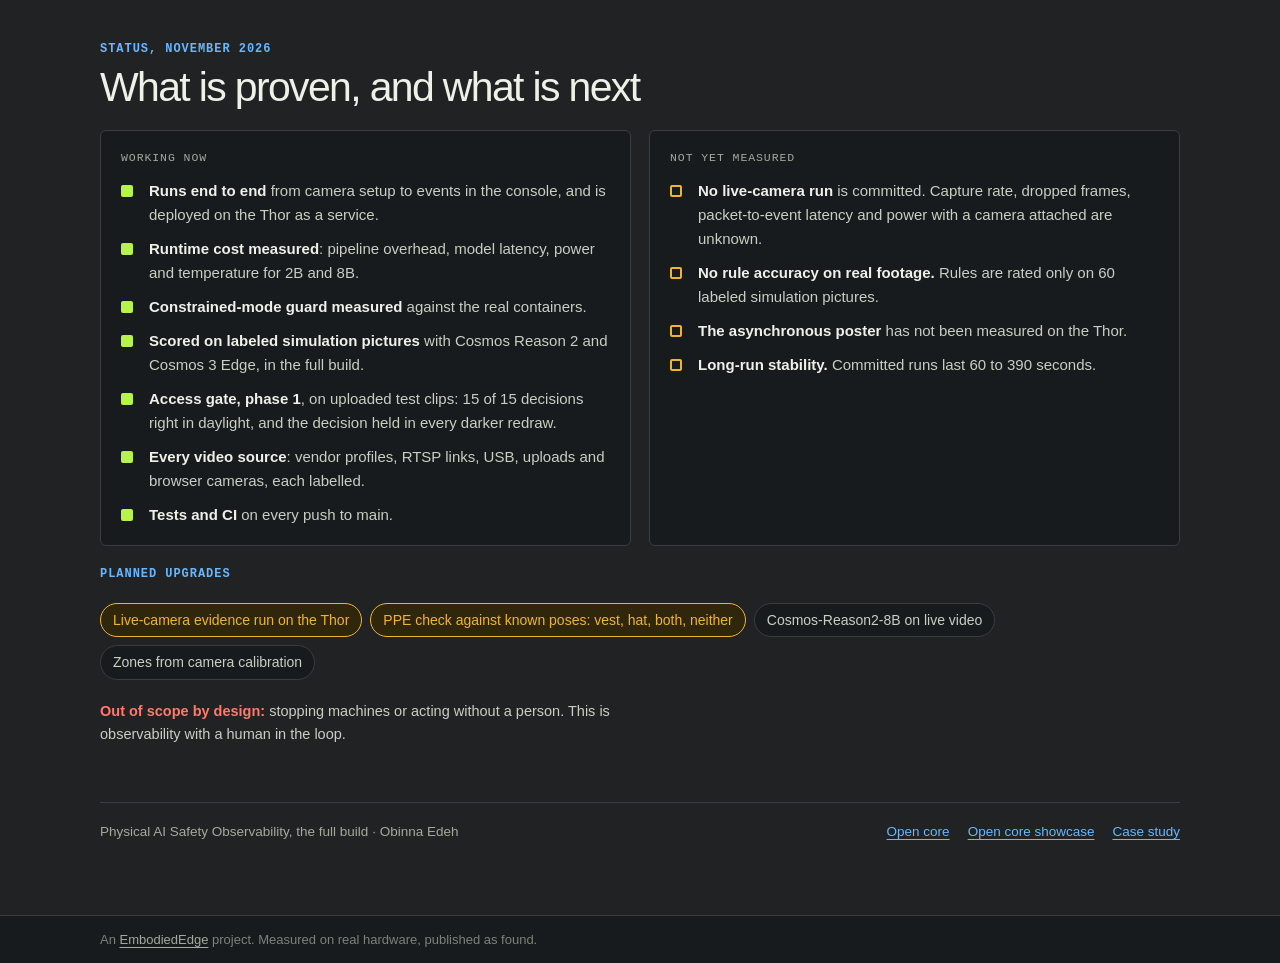
<file: physical-ai-safety-observability-full-build.html>
<!doctype html>
<html lang="en">
<head>
<meta charset="utf-8"><meta name="viewport" content="width=device-width, initial-scale=1"><title>Physical AI Safety Observability: the full build</title><meta property="og:title" content="Physical AI Safety Observability: the full build"><link rel="icon" href="/favicon.svg">
<meta name="description" content="The full build of Physical AI Safety Observability: robot workcell safety events on Jetson AGX Thor, an access gate that checks protective gear, labeled simulation results, Cosmos 3 Edge and Cosmos Transfer runs.">
<style>
/* Layout: a workcell safety inspection sheet. Plan of the cell on top, rules keyed by ISO 7010 sign shape, then the measured record from the Thor, the console, and the open items. */
:root{
  --bg:#eef0f2; --plate:#fbfcfd; --ink:#13171c; --ink-2:#434b55; --ink-3:#6c7580; --rule:#d2d7de; --floor:#dfe3e8; --floor-line:#c7cdd5;
  --mand:#1f5fae; --proh:#b4261f; --warn:#e0a400; --warn-ink:#7a5600; --warn-bg:#f9efcf; --safe:#127a4e; --safe-bg:#dbefe5;
  --s1:#2a78d6; --s2:#eb6834; --grid:#e3e7ec;
  --f-display:"Saira Semi Condensed","Arial Narrow",system-ui,sans-serif;
  --f-body:"Source Sans 3",system-ui,-apple-system,"Segoe UI",sans-serif;
  --f-mono:"Red Hat Mono",ui-monospace,"SFMono-Regular",Menlo,monospace;
}
@media (prefers-color-scheme:dark){:root:not([data-theme="light"]){
  --bg:#101318; --plate:#171b21; --ink:#eef1f5; --ink-2:#bcc4ce; --ink-3:#8a939e; --rule:#2a3039; --floor:#1d2229; --floor-line:#2c333c;
  --mand:#6ea1ea; --proh:#ff7a70; --warn:#f0b52e; --warn-ink:#f0b52e; --warn-bg:#30260c; --safe:#4fc690; --safe-bg:#12291f;
  --s1:#3987e5; --s2:#d95926; --grid:#262c34; color-scheme:dark}}
:root[data-theme="dark"]{
  --bg:#101318; --plate:#171b21; --ink:#eef1f5; --ink-2:#bcc4ce; --ink-3:#8a939e; --rule:#2a3039; --floor:#1d2229; --floor-line:#2c333c;
  --mand:#6ea1ea; --proh:#ff7a70; --warn:#f0b52e; --warn-ink:#f0b52e; --warn-bg:#30260c; --safe:#4fc690; --safe-bg:#12291f;
  --s1:#3987e5; --s2:#d95926; --grid:#262c34; color-scheme:dark}
*{box-sizing:border-box}
body{background:var(--bg);color:var(--ink);font-family:var(--f-body);font-size:16px;line-height:1.6}
.wrap{max-width:1120px;margin:0 auto;padding-inline:20px;padding-block:32px 72px;display:flex;flex-direction:column;gap:56px}
h1,h2,h3{font-family:var(--f-display);margin:0;text-wrap:balance;line-height:1.04}
h1{font-size:clamp(38px,6.4vw,70px);font-weight:700;letter-spacing:-.01em}
h2{font-size:clamp(27px,3.4vw,36px);font-weight:700;letter-spacing:-.005em}
h3{font-size:21px;font-weight:600}
p{margin:0;max-width:66ch;color:var(--ink-2)}
a{color:var(--mand);text-underline-offset:3px}
a:focus-visible{outline:2px solid var(--mand);outline-offset:3px;border-radius:3px}
.label{font-family:var(--f-mono);font-size:11.5px;letter-spacing:.08em;text-transform:uppercase;color:var(--ink-3)}
code{font-family:var(--f-mono);font-size:.86em;background:var(--plate);border:1px solid var(--rule);border-radius:4px;padding:1px 5px;color:var(--ink)}
section{display:flex;flex-direction:column;gap:20px}
.head{display:flex;flex-direction:column;gap:8px}

header{display:flex;flex-direction:column;gap:18px}
.top{display:flex;flex-wrap:wrap;gap:10px 16px;align-items:center;justify-content:space-between}
.status{display:inline-flex;align-items:center;gap:8px;font-family:var(--f-mono);font-size:12px;background:var(--warn-bg);color:var(--warn-ink);padding:5px 11px;border-radius:999px}
.status i{width:8px;height:8px;border-radius:50%;background:currentColor;display:inline-block}
.lede{font-size:18.5px;max-width:64ch}
.spec{display:grid;grid-template-columns:repeat(4,minmax(0,1fr));border-top:3px solid var(--ink);border-bottom:1px solid var(--rule)}
.spec div{padding:12px 14px 12px 0;display:flex;flex-direction:column;gap:2px;min-width:0}
.spec div+div{padding-left:14px;border-left:1px solid var(--rule)}
.spec b{font-weight:600;font-size:15px}
.spec span{font-size:13.5px;color:var(--ink-3)}
@media (max-width:820px){.spec{grid-template-columns:1fr 1fr}.spec div:nth-child(3){padding-left:0;border-left:0}.spec div:nth-child(n+3){border-top:1px solid var(--rule)}}
@media (max-width:440px){.spec{grid-template-columns:1fr}.spec div{padding-left:0!important;border-left:0!important}.spec div+div{border-top:1px solid var(--rule)}}

.plan{display:grid;grid-template-columns:minmax(0,1.5fr) minmax(0,1fr);gap:28px;align-items:start}
@media (max-width:900px){.plan{grid-template-columns:1fr}}
.sheet{background:var(--plate);border:1px solid var(--rule);border-radius:6px;padding:14px;display:flex;flex-direction:column;gap:8px;min-width:0}
.scroll{overflow-x:auto}
.sheet svg{display:block;width:100%;height:auto;min-width:540px}
svg text{font-family:var(--f-mono)}
.foot{display:flex;justify-content:space-between;gap:12px;flex-wrap:wrap;font-family:var(--f-mono);font-size:11px;color:var(--ink-3)}
.key{list-style:none;margin:0;padding:0;display:flex;flex-direction:column;gap:14px}
.key li{display:grid;grid-template-columns:34px 1fr;gap:12px;align-items:start}
.key svg{width:34px;height:34px;display:block}
.key b{display:block;font-family:var(--f-display);font-size:19px;font-weight:600;line-height:1.15}
.key p{font-size:14.5px}
.sev{font-family:var(--f-mono);font-size:10.5px;letter-spacing:.06em;padding:1px 6px;border-radius:3px;margin-left:6px;vertical-align:2px;border:1px solid currentColor}

.flow{display:grid;grid-template-columns:repeat(3,minmax(0,1fr));border:1px solid var(--rule);border-radius:6px;background:var(--plate);overflow:hidden}
.flow div{padding:18px;display:flex;flex-direction:column;gap:6px;min-width:0}
.flow div+div{border-left:1px dashed var(--rule)}
.flow b{font-family:var(--f-display);font-size:21px;font-weight:600;line-height:1.1}
.flow p{font-size:14.5px}
@media (max-width:820px){.flow{grid-template-columns:1fr}.flow div+div{border-left:0;border-top:1px dashed var(--rule)}}
.callout{display:grid;grid-template-columns:auto 1fr;gap:18px;align-items:center;background:var(--safe-bg);border-radius:6px;padding:18px 22px}
.callout strong{font-family:var(--f-display);font-size:24px;font-weight:700;color:var(--safe);line-height:1.05;max-width:15ch}
.callout p{color:var(--ink)}
@media (max-width:640px){.callout{grid-template-columns:1fr}}

.rules{display:grid;grid-template-columns:repeat(2,minmax(0,1fr));gap:18px}
@media (max-width:760px){.rules{grid-template-columns:1fr}}
.card{background:var(--plate);border:1px solid var(--rule);border-radius:6px;padding:18px 20px;display:flex;flex-direction:column;gap:10px;min-width:0}
.card .logic{font-family:var(--f-mono);font-size:12.5px;line-height:1.6;background:var(--bg);border-radius:4px;padding:10px 12px;color:var(--ink);overflow-x:auto;white-space:pre}
.card .t{display:flex;align-items:center;gap:10px}
.card .t svg{width:26px;height:26px;flex:none}

.tiles{display:grid;grid-template-columns:repeat(4,minmax(0,1fr));border-top:3px solid var(--ink);border-bottom:1px solid var(--rule)}
.tiles div{padding:14px 14px 14px 0;display:flex;flex-direction:column;gap:4px;min-width:0}
.tiles div+div{padding-left:14px;border-left:1px solid var(--rule)}
.tiles .v{font-family:var(--f-display);font-size:30px;font-weight:700;line-height:1.05;font-variant-numeric:tabular-nums}
.tiles .l{font-size:13.5px;color:var(--ink-2)}
.tiles .src{font-family:var(--f-mono);font-size:11px;color:var(--ink-3);overflow-wrap:anywhere}
@media (max-width:820px){.tiles{grid-template-columns:1fr 1fr}.tiles div:nth-child(3){padding-left:0;border-left:0}.tiles div:nth-child(n+3){border-top:1px solid var(--rule)}}
@media (max-width:440px){.tiles{grid-template-columns:1fr}.tiles div{padding-left:0!important;border-left:0!important}.tiles div+div{border-top:1px solid var(--rule)}}
.chartbox{background:var(--plate);border:1px solid var(--rule);border-radius:6px;padding:18px 18px 12px;display:flex;flex-direction:column;gap:10px;min-width:0}
.legend{display:flex;flex-wrap:wrap;gap:6px 18px;font-size:13.5px;color:var(--ink-2)}
.legend span{display:inline-flex;align-items:center;gap:7px}
.legend i{width:10px;height:10px;border-radius:50%;display:inline-block}
.chartbox svg{display:block;width:100%;max-width:780px;height:auto;min-width:560px}
.chartbox .scroll svg text{fill:var(--ink-3);font-size:11px}
.chartbox svg .lab{fill:var(--ink-2);font-size:12px}
.chartbox svg .val{fill:var(--ink);font-size:11.5px;font-weight:500}
.note{font-size:13.5px;color:var(--ink-3);max-width:80ch}
.findings{display:grid;grid-template-columns:repeat(2,minmax(0,1fr));gap:18px}
@media (max-width:760px){.findings{grid-template-columns:1fr}}
.find{border-left:3px solid var(--c);padding:4px 0 4px 14px;display:flex;flex-direction:column;gap:4px}
.find b{font-family:var(--f-display);font-size:20px;font-weight:600}
.find p{font-size:14.5px}

.guard{display:grid;grid-template-columns:repeat(4,minmax(0,1fr));gap:0;border:1px solid var(--rule);border-radius:6px;background:var(--plate);overflow:hidden}
.guard div{padding:16px;display:flex;flex-direction:column;gap:6px;min-width:0}
.guard div+div{border-left:1px solid var(--rule)}
.guard .r{font-family:var(--f-mono);font-size:12px;letter-spacing:.04em;padding:2px 8px;border-radius:3px;align-self:flex-start}
.guard .r.no{background:var(--proh);color:var(--plate)}
.guard .r.ok{background:var(--safe);color:var(--plate)}
.guard p{font-size:14px}
@media (max-width:860px){.guard{grid-template-columns:1fr 1fr}.guard div:nth-child(3){border-left:0}.guard div:nth-child(n+3){border-top:1px solid var(--rule)}}
@media (max-width:480px){.guard{grid-template-columns:1fr}.guard div{border-left:0!important}.guard div+div{border-top:1px solid var(--rule)}}

.shots{display:grid;grid-template-columns:repeat(2,minmax(0,1fr));gap:22px}
@media (max-width:760px){.shots{grid-template-columns:1fr}}
figure{margin:0;display:flex;flex-direction:column;gap:8px;min-width:0}
figure.wide{grid-column:1/-1}
figure img{display:block;width:100%;height:auto;border-radius:6px;border:1px solid var(--rule);background:#0e1524}
figcaption{font-size:14px;color:var(--ink-2);max-width:80ch}
figcaption b{color:var(--ink);font-weight:600}

.trust{display:grid;grid-template-columns:repeat(3,minmax(0,1fr));gap:22px 28px}
@media (max-width:860px){.trust{grid-template-columns:1fr 1fr}}
@media (max-width:540px){.trust{grid-template-columns:1fr}}
.trust div{border-top:1px solid var(--ink);padding-top:10px;display:flex;flex-direction:column;gap:4px;min-width:0}
.trust b{font-family:var(--f-display);font-size:19px;font-weight:600}
.trust p{font-size:14.5px}

.ledger{display:grid;grid-template-columns:repeat(2,minmax(0,1fr));gap:18px}
@media (max-width:760px){.ledger{grid-template-columns:1fr}}
.col{background:var(--plate);border:1px solid var(--rule);border-radius:6px;padding:18px 20px;display:flex;flex-direction:column;gap:12px;min-width:0}
.col ul{list-style:none;margin:0;padding:0;display:flex;flex-direction:column;gap:10px}
.col li{display:grid;grid-template-columns:18px 1fr;gap:10px;font-size:15px;color:var(--ink-2)}
.col li b{color:var(--ink);font-weight:600}
.mk{width:12px;height:12px;margin-top:6px;border-radius:2px}
.mk.ok{background:var(--safe)}
.mk.open{border:2px solid var(--warn)}
.roadmap{display:flex;flex-wrap:wrap;gap:8px}
.roadmap span{font-size:14px;border:1px solid var(--rule);background:var(--plate);border-radius:999px;padding:5px 12px;color:var(--ink-2)}
.roadmap span.first{border-color:var(--warn);color:var(--warn-ink);background:var(--warn-bg)}
.never{font-size:14.5px}
.never b{color:var(--proh)}
footer{border-top:1px solid var(--rule);padding-top:18px;display:flex;flex-wrap:wrap;gap:8px 24px;justify-content:space-between;font-size:13.5px;color:var(--ink-3)}
footer nav{display:flex;flex-wrap:wrap;gap:6px 18px}
</style><style id="ee-theme">:root,:root:not([data-theme="light"]),:root[data-theme="dark"]{--bg:#202224;--plate:#181b1d;--ink:#eef1e8;--ink-2:#c9cfc2;--ink-3:#a3aa9c;--rule:#393d3f;--floor:#26292b;--floor-line:#393d3f;--grid:#2c2f31;--mand:#68b7ff;--safe:#b7f34a;--safe-bg:#b7f34a1f;--proh:#ff7a6b;--warn:#f0b52e;--warn-ink:#f0b52e;--warn-bg:#30260c;--s1:#68b7ff;--s2:#ff9c59;--f-display:"Helvetica Neue",Helvetica,Arial,sans-serif;--f-body:"Helvetica Neue",Helvetica,Arial,sans-serif;--f-mono:ui-monospace,"SFMono-Regular",Consolas,"Liberation Mono",Menlo,monospace;color-scheme:dark}h1,h2,h3{font-family:"Helvetica Neue",Helvetica,Arial,sans-serif;font-weight:500;letter-spacing:-.02em}h1{letter-spacing:-.035em}:root[data-theme="light"]{--bg:#f6f7f3;--plate:#ffffff;--ink:#1a1c1e;--ink-2:#3d4239;--ink-3:#5d6459;--rule:#d8dbd2;--floor:#eceee8;--floor-line:#c9cdc3;--grid:#e6e8e2;--mand:#1f6fd1;--safe:#4d7c0f;--safe-bg:#e6f1d3;--proh:#b4261f;--warn:#e0a400;--warn-ink:#7a5600;--warn-bg:#f9efcf;--s1:#1f6fd1;--s2:#c2560c;--f-display:"Helvetica Neue",Helvetica,Arial,sans-serif;--f-body:"Helvetica Neue",Helvetica,Arial,sans-serif;--f-mono:ui-monospace,"SFMono-Regular",Consolas,"Liberation Mono",Menlo,monospace;color-scheme:light}@media print{:root,:root:not([data-theme="light"]),:root[data-theme="dark"]{--bg:#f6f7f3;--plate:#ffffff;--ink:#1a1c1e;--ink-2:#3d4239;--ink-3:#5d6459;--rule:#d8dbd2;--floor:#eceee8;--floor-line:#c9cdc3;--grid:#e6e8e2;--mand:#1f6fd1;--safe:#4d7c0f;--safe-bg:#e6f1d3;--proh:#b4261f;--warn:#e0a400;--warn-ink:#7a5600;--warn-bg:#f9efcf;--s1:#1f6fd1;--s2:#c2560c;--f-display:"Helvetica Neue",Helvetica,Arial,sans-serif;--f-body:"Helvetica Neue",Helvetica,Arial,sans-serif;--f-mono:ui-monospace,"SFMono-Regular",Consolas,"Liberation Mono",Menlo,monospace;color-scheme:light}}body{font-family:"Helvetica Neue",Helvetica,Arial,sans-serif}h1{font-family:"Helvetica Neue",Helvetica,Arial,sans-serif!important;font-size:clamp(44px,4.6vw,66px)!important;font-weight:500!important;line-height:1!important;letter-spacing:-.06em!important;text-transform:none!important;font-stretch:normal!important}h1 em,h1 .ee-g{font-style:normal;color:#b7f34a!important;-webkit-text-fill-color:#b7f34a}h1 em.b,h1 .ee-b{font-style:normal;color:#68b7ff!important;-webkit-text-fill-color:#68b7ff}h2{font-family:"Helvetica Neue",Helvetica,Arial,sans-serif!important;font-size:clamp(28px,3.2vw,42px)!important;font-weight:500!important;line-height:1.08!important;letter-spacing:-.04em!important;text-transform:none!important;font-stretch:normal!important;color:inherit}h3{font-family:"Helvetica Neue",Helvetica,Arial,sans-serif!important;font-size:19px!important;font-weight:600!important;line-height:1.25!important;letter-spacing:-.02em!important;text-transform:none!important;font-stretch:normal!important}.top > .label{font-family:ui-monospace,"SFMono-Regular",Consolas,"Liberation Mono",Menlo,monospace!important;font-size:12px!important;font-weight:600!important;letter-spacing:.08em!important;text-transform:uppercase!important;line-height:1.4!important;color:#b7f34a!important}.head .label{font-family:ui-monospace,"SFMono-Regular",Consolas,"Liberation Mono",Menlo,monospace!important;font-size:12px!important;font-weight:600!important;letter-spacing:.08em!important;text-transform:uppercase!important;line-height:1.4!important;color:#68b7ff!important}
body{margin:0}
.ee-band{background:#181b1d;border-bottom:1px solid #393d3f;color:#eef1e8;font:14px/1.4 "Helvetica Neue",Helvetica,Arial,sans-serif;position:relative;z-index:50}
.ee-band .ee-in{max-width:1120px;margin:0 auto;padding:10px 20px;display:flex;flex-wrap:wrap;gap:8px 18px;align-items:center;justify-content:space-between}
.ee-band a{color:#a3aa9c;text-decoration:none}.ee-band a:hover{color:#eef1e8}
.ee-band .ee-mark{display:inline-flex;align-items:center;gap:8px;color:#eef1e8;font-weight:600;letter-spacing:-.01em}
.ee-band .ee-mark i{display:inline-block;width:14px;height:14px;border-radius:2px;background:linear-gradient(135deg,#b7f34a 0 50%,#68b7ff 50% 100%)}
.ee-band .ee-mark span{color:#a3aa9c;font-weight:400}.ee-band nav{display:flex;gap:16px}
.ee-foot{border-top:1px solid #393d3f;background:#181b1d;color:#7c8378;font:13px/1.5 "Helvetica Neue",Helvetica,Arial,sans-serif}
.ee-foot .ee-in{max-width:1120px;margin:0 auto;padding:14px 20px}.ee-foot a{color:#a3aa9c}
@media print{.ee-band,.ee-foot{background:#fff;color:#5d6459;border-color:#d8dbd2}.ee-band .ee-mark{color:#1a1c1e}}

.shots video{width:100%;height:auto;display:block;border-radius:6px;border:1px solid var(--line, #393d3f);background:#000}
.shots img{width:100%;height:auto;display:block}
.yt{position:relative;width:100%;aspect-ratio:16/9;border-radius:6px;overflow:hidden;background:#000}
.yt iframe{position:absolute;inset:0;width:100%;height:100%;border:0}
.facts{width:100%;border-collapse:collapse;font-size:14px}
.facts th,.facts td{border-top:1px solid var(--line, #393d3f);padding:9px 10px 9px 0;text-align:left;vertical-align:top}
.facts th{font-size:12px;letter-spacing:.06em;text-transform:uppercase;opacity:.7;font-weight:600}
.scrollx{overflow-x:auto}
.three{display:grid;grid-template-columns:repeat(3,minmax(0,1fr));gap:18px}
@media (max-width:760px){.three{grid-template-columns:1fr}}
</style>
</head>
<body><div class="ee-band"><div class="ee-in"><a class="ee-mark" href="https://embodiededge.ai"><i></i>EmbodiedEdge <span>Evidence</span></a><nav><a href="https://github.com/obiedeh/physical-ai-safety-observability">Open core</a><a href="https://embodiededge.ai">Lab</a><a href="https://github.com/obiedeh">Obinna Edeh</a></nav></div></div><div class="wrap">

<header>
  <div class="top">
    <span class="label">Runtime safety · Robot workcells · Jetson AGX Thor · The full build</span>
    <span class="status"><i></i>Functional · live-camera validation in progress</span>
  </div>
  <h1><span class="ee-g">Physical AI</span> Safety <span class="ee-b">Observability</span></h1>
  <p class="label">The full build</p>
  <p class="lede">Cameras watch a robot workcell. A vision-language model on the device reports who is in the frame and what they are wearing, safety rules turn that into structured events, and an operator reviews them. The full build adds the ways video gets in, an access gate that checks a worker's protective gear, a labeled scorer, and Cosmos 3 runs. It measures what it costs to run, and it records what the model gets wrong. The source of the full build is not public; the <a href="https://github.com/obiedeh/physical-ai-safety-observability">open core</a> is.</p>
  <div class="spec">
    <div><span class="label">Device</span><b>Jetson AGX Thor</b><span>L4T R38.4.0, 120 W mode</span></div>
    <div><span class="label">Models</span><b>Cosmos-Reason2 2B and 8B, Cosmos 3 Edge</b><span>served on device by vLLM</span></div>
    <div><span class="label">Rules</span><b>5 safety rules</b><span>PPE, zone, proximity, path, summary</span></div>
    <div><span class="label">Evidence</span><b>A committed record for every number</b><span>under <code>reports/thor/</code></span></div>
  </div>
</header>


<section aria-labelledby="run-h">
  <div class="head">
    <span class="label">Watch it run</span>
    <h2 id="run-h">Protective gear checked on the Jetson AGX Thor</h2>
    <p>The video shows the access gate reading a worker's protective gear with Cosmos Reason 2 on the Thor.</p>
  </div>
  <div class="yt"><iframe src="https://www.youtube-nocookie.com/embed/bXhttNSlDP0" title="PPE Detection: NVIDIA Cosmos Reason 2 on Jetson AGX Thor" loading="lazy" referrerpolicy="strict-origin-when-cross-origin" allow="accelerometer; autoplay; clipboard-write; encrypted-media; gyroscope; picture-in-picture" allowfullscreen></iframe></div>
</section>

<section aria-labelledby="adds-h">
  <div class="head">
    <span class="label">What the full build adds</span>
    <h2 id="adds-h">More ways in, a gate, and a way to score the model</h2>
  </div>
  <div class="trust">
    <div><b>Any video in</b><p>Paste an RTSP link with its credentials taken out and stored encrypted, pick a USB camera with its sizes and frame rates listed, upload an MP4, MOV or MKV, or share a phone or laptop camera from the browser. All of them run through the same rules and events.</p></div>
    <div><b>Every source labelled</b><p>Each camera, event and run report records where its video came from. Events and evidence frames from uploaded or synthetic sources carry a visible "not a live camera" note on Live, Events and in the run report.</p></div>
    <div><b>An access gate, phase 1</b><p>A front-scan check of hard hat, glasses, vest and boots, read region by region with two question wordings that must agree. Camera loss, staleness, tailgating, departure, timeout, uncertainty and disagreement all deny. It is a compliance aid, not a safety interlock, and its output is simulated and closed by default.</p></div>
    <div><b>A second reasoner</b><p>Cosmos 3 Edge is a selectable backend beside Cosmos Reason 2, which stays the default. Both receive the same prompt, schema and settings.</p></div>
    <div><b>A labeled scorer</b><p>Scores the rules against 60 labeled simulation pictures, with every request and answer kept as evidence.</p></div>
    <div><b>Measured runs from the console</b><p>The Runs page records a run in the same format as the committed Thor runs. A run refuses to start when the model server is not ready and stops, marked failed, if the server goes down.</p></div>
  </div>
</section>

<section aria-labelledby="plan-h">
  <div class="head">
    <span class="label">Cell plan</span>
    <h2 id="plan-h">What the rules look for in a workcell</h2>
    <p>The operator draws restricted zones on a snapshot from each camera and picks which rules run on it. Every rule works on what the model reports for that frame: labels, boxes, and for each person whether a hard hat and a high-visibility vest are worn.</p>
  </div>
  <div class="plan">
    <div class="sheet">
      <div class="scroll">
      <svg viewBox="0 0 800 500" role="img" aria-label="Plan of a robot workcell: a camera in the corner, a restricted cell around a robot arm, a proximity radius around the robot, two workers, and an emergency exit lane blocked by a pallet.">
        <defs>
          <pattern id="hz" width="9" height="9" patternUnits="userSpaceOnUse" patternTransform="rotate(45)"><rect width="9" height="9" fill="none"/><line x1="0" y1="0" x2="0" y2="9" stroke="var(--proh)" stroke-width="3" opacity=".35"/></pattern>
          <marker id="ex" viewBox="0 0 10 10" refX="9" refY="5" markerWidth="7" markerHeight="7" orient="auto"><path d="M0 0 10 5 0 10z" fill="var(--safe)"/></marker>
        </defs>
        <rect width="800" height="500" fill="var(--floor)"/>
        <g stroke="var(--floor-line)" stroke-width="1"><line x1="0" y1="100" x2="800" y2="100"/><line x1="0" y1="200" x2="800" y2="200"/><line x1="0" y1="300" x2="800" y2="300"/><line x1="0" y1="400" x2="800" y2="400"/><line x1="160" y1="0" x2="160" y2="500"/><line x1="320" y1="0" x2="320" y2="500"/><line x1="480" y1="0" x2="480" y2="500"/><line x1="640" y1="0" x2="640" y2="500"/></g>
        <!-- camera -->
        <path d="M34 30 L250 120 L120 250 Z" fill="var(--mand)" fill-opacity=".07" stroke="var(--mand)" stroke-opacity=".35" stroke-dasharray="4 4"/>
        <rect x="18" y="18" width="30" height="22" rx="3" fill="var(--ink)"/><circle cx="40" cy="29" r="5" fill="var(--plate)"/>
        <text x="58" y="34" font-size="11" fill="var(--ink-2)">camera</text>
        <!-- restricted cell -->
        <rect x="440" y="50" width="320" height="270" fill="url(#hz)" stroke="var(--proh)" stroke-width="2.5" stroke-dasharray="8 5"/>
        <!-- proximity -->
        <circle cx="600" cy="185" r="92" fill="var(--warn)" fill-opacity=".12" stroke="var(--warn)" stroke-width="2" stroke-dasharray="5 5"/>
        <!-- robot -->
        <circle cx="600" cy="185" r="26" fill="var(--ink)"/>
        <line x1="600" y1="185" x2="660" y2="140" stroke="var(--ink)" stroke-width="10" stroke-linecap="round"/>
        <line x1="660" y1="140" x2="700" y2="170" stroke="var(--ink)" stroke-width="7" stroke-linecap="round"/>
        <text x="600" y="190" text-anchor="middle" font-size="10" fill="var(--plate)">robot</text>
        <!-- worker inside, missing hat -->
        <circle cx="548" cy="238" r="15" fill="var(--warn)"/><circle cx="548" cy="238" r="15" fill="none" stroke="var(--ink)" stroke-width="2"/>
        <text x="548" y="272" text-anchor="middle" font-size="10.5" fill="var(--ink)">hat ✗ vest ✓</text>
        <!-- worker outside, full PPE -->
        <circle cx="270" cy="240" r="15" fill="var(--warn)"/><circle cx="270" cy="240" r="9" fill="var(--mand)"/><circle cx="270" cy="240" r="15" fill="none" stroke="var(--ink)" stroke-width="2"/>
        <text x="270" y="274" text-anchor="middle" font-size="10.5" fill="var(--ink)">hat ✓ vest ✓</text>
        <!-- exit lane -->
        <rect x="20" y="395" width="700" height="62" fill="var(--safe)" fill-opacity=".14" stroke="var(--safe)" stroke-width="2"/>
        <line x1="60" y1="426" x2="320" y2="426" stroke="var(--safe)" stroke-width="2.5" marker-end="url(#ex)"/>
        <line x1="470" y1="426" x2="700" y2="426" stroke="var(--safe)" stroke-width="2.5" marker-end="url(#ex)"/>
        <rect x="722" y="388" width="62" height="76" fill="var(--safe)"/><text x="753" y="431" text-anchor="middle" font-size="12" font-weight="500" fill="var(--plate)">EXIT</text>
        <rect x="350" y="402" width="92" height="48" fill="var(--ink-3)" stroke="var(--ink)" stroke-width="2"/>
        <line x1="350" y1="426" x2="442" y2="426" stroke="var(--ink)" stroke-width="1.5"/><text x="396" y="420" text-anchor="middle" font-size="10" fill="var(--plate)">pallet</text>
        <!-- callouts -->
        <g font-size="11"><rect x="300" y="300" width="128" height="22" rx="3" fill="var(--plate)" stroke="var(--mand)"/><text x="364" y="315" text-anchor="middle" fill="var(--mand)">1 PPE MISSING</text></g>
        <g font-size="11"><rect x="590" y="22" width="166" height="22" rx="3" fill="var(--plate)" stroke="var(--proh)"/><text x="673" y="37" text-anchor="middle" fill="var(--proh)">2 RESTRICTED ZONE ENTRY</text></g>
        <g font-size="11"><rect x="610" y="330" width="146" height="22" rx="3" fill="var(--plate)" stroke="var(--warn)"/><text x="683" y="345" text-anchor="middle" fill="var(--warn-ink)">3 ROBOT PROXIMITY</text></g>
        <g font-size="11"><rect x="300" y="468" width="194" height="22" rx="3" fill="var(--plate)" stroke="var(--safe)"/><text x="397" y="483" text-anchor="middle" fill="var(--safe)">4 BLOCKED EMERGENCY PATH</text></g>
        <text x="18" y="384" font-size="10" fill="var(--ink-3)">Schematic. Not from a run.</text>
      </svg>
      </div>
      <div class="foot"><span>The worker in the cell trips three rules at once</span><span>Proximity is measured in camera pixels</span></div>
    </div>
    <ul class="key">
      <li><svg viewBox="0 0 34 34" aria-hidden="true"><circle cx="17" cy="17" r="15" fill="var(--mand)"/><text x="17" y="22" text-anchor="middle" font-size="14" font-weight="600" fill="var(--plate)" font-family="var(--f-display)">1</text></svg><div><b>PPE missing <span class="sev" style="color:var(--mand)">HIGH</span></b><p>A person without a hard hat or without a high-visibility vest. The blue circle is the ISO 7010 shape for a mandatory action.</p></div></li>
      <li><svg viewBox="0 0 34 34" aria-hidden="true"><circle cx="17" cy="17" r="14" fill="var(--plate)" stroke="var(--proh)" stroke-width="4"/><line x1="7" y1="7" x2="27" y2="27" stroke="var(--proh)" stroke-width="4"/></svg><div><b>Restricted zone entry <span class="sev" style="color:var(--proh)">CRITICAL</span></b><p>A person's box overlaps a zone the operator drew as restricted, such as the robot cell.</p></div></li>
      <li><svg viewBox="0 0 34 34" aria-hidden="true"><path d="M17 3 L32 30 H2 Z" fill="var(--warn)" stroke="var(--ink)" stroke-width="2" stroke-linejoin="round"/><text x="17" y="27" text-anchor="middle" font-size="13" font-weight="700" fill="var(--ink)" font-family="var(--f-display)">!</text></svg><div><b>Human and robot proximity <span class="sev" style="color:var(--warn-ink)">HIGH</span></b><p>The centre of a person's box within 90 pixels of the centre of a robot's box.</p></div></li>
      <li><svg viewBox="0 0 34 34" aria-hidden="true"><rect x="2" y="6" width="30" height="22" rx="2" fill="var(--safe)"/><path d="M9 17h13m-4-4 4 4-4 4" stroke="var(--plate)" stroke-width="2.4" fill="none"/></svg><div><b>Blocked emergency path <span class="sev" style="color:var(--safe)">MEDIUM</span></b><p>A pallet, cart or box the model reports as blocking an emergency path.</p></div></li>
      <li><svg viewBox="0 0 34 34" aria-hidden="true"><rect x="7" y="7" width="20" height="20" transform="rotate(45 17 17)" fill="var(--plate)" stroke="var(--ink-3)" stroke-width="2.5"/></svg><div><b>Unsafe event summary <span class="sev" style="color:var(--ink-3)">LOW</span></b><p>Anything else the model itself calls unsafe, passed through for review.</p></div></li>
    </ul>
  </div>
</section>

<section aria-labelledby="flow-h">
  <div class="head">
    <span class="label">Signal path, per camera</span>
    <h2 id="flow-h">Three loops that never wait on each other</h2>
  </div>
  <div class="flow">
    <div><span class="label">Capture</span><b>Native frame rate</b><p>One thread per camera decodes the stream and keeps the newest frame. The console shows that video at the camera's own rate.</p></div>
    <div><span class="label">Inference</span><b>On its own interval</b><p>A worker samples the newest frame, asks the model for people, objects and PPE, and runs the rules bound to that camera.</p></div>
    <div><span class="label">Posting</span><b>Asynchronous</b><p>Events go to a bounded queue drained by its own thread, with retries, a drop counter, and latency measured from frame capture to the backend's acknowledgement.</p></div>
  </div>
  <div class="callout">
    <strong>A model outage never invents an event</strong>
    <p>If the model server stops, the video keeps playing and the console shows "inference unavailable". Events only come from frames the model actually answered.</p>
  </div>
</section>

<section aria-labelledby="rules-h">
  <div class="head">
    <span class="label">Logic as shipped</span>
    <h2 id="rules-h">When a person is flagged, and when a human must look</h2>
    <p>Read from <code>rules/policies.py</code> and <code>rules/severity.py</code>. The rule functions are pure: no I/O, the same detections always give the same findings.</p>
  </div>
  <div class="rules">
    <div class="card">
      <div class="t"><svg viewBox="0 0 34 34" aria-hidden="true"><circle cx="17" cy="17" r="15" fill="var(--mand)"/></svg><h3>PPE check</h3></div>
      <div class="logic">for each person:
  if not hard_hat or not vest:
    PPE_MISSING, HIGH
confidence = highest among those people</div>
      <p>Hard hat and vest only. Gloves, glasses and boots are not checked.</p>
    </div>
    <div class="card">
      <div class="t"><svg viewBox="0 0 34 34" aria-hidden="true"><path d="M17 3 L32 30 H2 Z" fill="var(--warn)" stroke="var(--ink)" stroke-width="2" stroke-linejoin="round"/></svg><h3>Review gate</h3></div>
      <div class="logic">review required if
  severity is HIGH or CRITICAL
  or confidence &lt; 0.85
  or runtime is not nominal</div>
      <p>A degraded runtime lowers confidence by 0.08, a critical one by 0.18, and each dropped frame by 0.01 up to 0.10.</p>
    </div>
  </div>
</section>

<section aria-labelledby="thor-h">
  <div class="head">
    <span class="label">Measured on Jetson AGX Thor, 2026-09-09</span>
    <h2 id="thor-h">The pipeline keeps camera rate. The model sets the pace.</h2>
    <p>Every number below is read from a committed run artifact. The model runs used 60 frames of an Isaac Sim workcell recording with a robot arm and no people in it.</p>
  </div>
  <div class="tiles">
    <div><span class="v">28.588 fps</span><span class="l">Pipeline at 30 fps pacing with the mock model, 1,800 frames</span><span class="src">mock_30fps_no_post.json</span></div>
    <div><span class="v">0.9877 ms</span><span class="l">Rule evaluation per frame, p95</span><span class="src">mock_30fps_no_post.json</span></div>
    <div><span class="v">2.69 s</span><span class="l">Cosmos-Reason2-2B per frame, p50, with the JSON grammar</span><span class="src">cosmos2b_video_60_schema.json</span></div>
    <div><span class="v">62.5 W</span><span class="l">Board power p50 during that run, against about 24 W idle</span><span class="src">cosmos2b_video_60_schema_tegrastats.jsonl</span></div>
  </div>
  <div class="chartbox">
    <div class="head"><h3>Inference latency per frame, five model runs</h3></div>
    <div class="legend"><span><i style="background:var(--s1)"></i>p50</span><span><i style="background:var(--s2)"></i>p95</span></div>
    <div class="scroll">
    <svg viewBox="0 0 660 262" role="img" aria-label="Dot plot of per-frame inference latency. 2B with think block: p50 4.35 s, p95 12.85 s. 2B without think: 3.57 and 6.58 s. 2B with grammar: 2.69 and 3.36 s. 8B with grammar: 3.20 and 8.26 s. 8B without think: 8.29 and 27.78 s.">
      <g stroke="var(--grid)" stroke-width="1">
        <line x1="190" y1="22" x2="190" y2="226"/><line x1="263.3" y1="22" x2="263.3" y2="226"/><line x1="336.7" y1="22" x2="336.7" y2="226"/><line x1="410" y1="22" x2="410" y2="226"/><line x1="483.3" y1="22" x2="483.3" y2="226"/><line x1="556.7" y1="22" x2="556.7" y2="226"/><line x1="630" y1="22" x2="630" y2="226"/>
      </g>
      <g text-anchor="middle"><text x="190" y="244">0 s</text><text x="263.3" y="244">5</text><text x="336.7" y="244">10</text><text x="410" y="244">15</text><text x="483.3" y="244">20</text><text x="556.7" y="244">25</text><text x="630" y="244">30 s</text></g>
      <g class="lab" text-anchor="end"><text x="176" y="50">2B, think block</text><text x="176" y="90">2B, no think</text><text x="176" y="130">2B, JSON grammar</text><text x="176" y="170">8B, JSON grammar</text><text x="176" y="210">8B, no think</text></g>
      <g stroke="var(--ink-3)" stroke-width="2" stroke-opacity=".5">
        <line x1="253.8" y1="46" x2="378.5" y2="46"/><line x1="242.4" y1="86" x2="286.5" y2="86"/><line x1="229.5" y1="126" x2="239.3" y2="126"/><line x1="236.9" y1="166" x2="311.1" y2="166"/><line x1="311.6" y1="206" x2="597.4" y2="206"/>
      </g>
      <g stroke="var(--plate)" stroke-width="2">
        <circle cx="253.8" cy="46" r="6" fill="var(--s1)"><title>2B, think block · p50 4.35 s</title></circle><circle cx="378.5" cy="46" r="6" fill="var(--s2)"><title>2B, think block · p95 12.85 s</title></circle>
        <circle cx="242.4" cy="86" r="6" fill="var(--s1)"><title>2B, no think · p50 3.57 s</title></circle><circle cx="286.5" cy="86" r="6" fill="var(--s2)"><title>2B, no think · p95 6.58 s</title></circle>
        <circle cx="229.5" cy="126" r="6" fill="var(--s1)"><title>2B, JSON grammar · p50 2.69 s</title></circle><circle cx="239.3" cy="126" r="6" fill="var(--s2)"><title>2B, JSON grammar · p95 3.36 s</title></circle>
        <circle cx="236.9" cy="166" r="6" fill="var(--s1)"><title>8B, JSON grammar · p50 3.20 s</title></circle><circle cx="311.1" cy="166" r="6" fill="var(--s2)"><title>8B, JSON grammar · p95 8.26 s</title></circle>
        <circle cx="311.6" cy="206" r="6" fill="var(--s1)"><title>8B, no think · p50 8.29 s</title></circle><circle cx="597.4" cy="206" r="6" fill="var(--s2)"><title>8B, no think · p95 27.78 s</title></circle>
      </g>
      <g class="val"><text x="390" y="50">12.85</text><text x="298" y="90">6.58</text><text x="251" y="130">3.36</text><text x="323" y="170">8.26</text><text x="609" y="210">27.78</text></g>
    </svg>
    </div>
    <p class="note">Hover a dot for its value. A sixth run is left off on purpose: a grammar with a mismatched prompt made the model return nothing on every frame, so its 0.31 s p50 is the cost of generating nothing. The README keeps it as a labelled failure case.</p>
  </div>
  <div class="findings">
    <div class="find" style="--c:var(--proh)"><b>The grammar fixed the labels and exposed phantom people</b><p>With a JSON-schema grammar, out-of-vocabulary labels went from 59 to 0 on the 2B. On footage with no people, it then reported six persons and fired seven false PPE and proximity events.</p></div>
    <div class="find" style="--c:var(--safe)"><b>The 8B did not see anyone who was not there</b><p>Under the same grammar and prompt, the 8B reported zero persons and zero events on the same frames, at 3.20 s p50. Sixty frames of one video is a signal, not a rate.</p></div>
  </div>
</section>

<section aria-labelledby="guard-h">
  <div class="head">
    <span class="label">Measured on the Thor, 2026-10-02</span>
    <h2 id="guard-h">The config refuses a schema the server would ignore</h2>
    <p>With vLLM 0.14's reasoning parser on, a JSON schema is accepted but not enforced. That is now blocked in code: before any worker uses constrained mode, a canary request asks for one word while the schema allows only another, and the server has to answer with the schema's value. The probe is committed as <code>reports/thor/constrained_guard_probe.json</code>.</p>
  </div>
  <div class="guard">
    <div><span class="r no">HTTP 422</span><p>Constrained mode refused when starting the reasoning-parser container.</p></div>
    <div><span class="r no">HTTP 422</span><p>Constrained mode refused when saving settings with the reasoning parser on.</p></div>
    <div><span class="r no">"banana"</span><p>The reasoning-parser server's answer to the canary. The guard refused.</p></div>
    <div><span class="r ok">schema value</span><p>The container without the parser honoured the grammar and was allowed. Ready 55.6 s after launch.</p></div>
  </div>
</section>

<section aria-labelledby="labeled-h">
  <div class="head">
    <span class="label">Labeled simulation pictures, 2026-10-17 and 2026-11-14</span>
    <h2 id="labeled-h">Scored against known answers, then run through Cosmos 3</h2>
    <p>60 Isaac Sim pictures in four conditions: a worker with a hard hat and vest, a worker with neither, a worker inside a restricted zone, and an empty scene. Measured on the Thor with the full build's labeled scorer; the summary reports are published in the <a href="https://github.com/obiedeh/physical-ai-safety-observability">open core</a> under <code>reports/thor/</code>. Simulation, not real-world footage.</p>
  </div>
  <div class="tiles">
    <div><span class="v">11 &#8594; 0</span><span class="l">False protective-gear alarms after <code>hard_hat</code> and <code>vest</code> became required fields. All 15 real ones kept</span><span class="src">model_accuracy_ppe_v1_2026-10-17.json</span></div>
    <div><span class="v">29 &#8594; 44</span><span class="l">People found, of 45: Cosmos Reason 2 (2B) against Cosmos 3 Edge (4B), same request</span><span class="src">reasoner_comparison_2026-11-14-compact-grammar.json</span></div>
    <div><span class="v">16 &#8594; 0</span><span class="l">False "too close to the robot" alarms, Reason 2 against Cosmos 3 Edge</span><span class="src">reasoner_comparison_2026-11-14-compact-grammar.json</span></div>
    <div><span class="v">39 of 60</span><span class="l">Cosmos 3 Edge answers with nothing usable when launched as the model card writes it. One server setting took it to 0</span><span class="src">reasoner_comparison_2026-11-14.json</span></div>
  </div>
  <div class="findings">
    <div class="find" style="--c:var(--safe)"><b>Cosmos 3 Edge found the people Reason 2 missed</b><p>It found the worker in 44 of 45 pictures against 29, found 14 of 15 zone entries against 9, and raised none of the false proximity alarms. Median answer time 1.83 s against 1.54 s.</p></div>
    <div class="find" style="--c:var(--proh)"><b>It read protective gear worse</b><p>Cosmos 3 Edge kept 13 of 15 real gear alarms and raised 3 false ones, where Reason 2 kept 15 and raised none on the people it did find. It also needed <code>disable_any_whitespace</code> in the server's grammar settings to answer at all.</p></div>
    <div class="find" style="--c:var(--safe)"><b>Darker scenes, redrawn with Cosmos Transfer</b><p>Cosmos3-Nano-Sim-Transfer redrew the full build's access-gate test clips as daylight, dusk and night on the Thor. The gate's decision held at 15 of 15 in every version. The safety-glasses read fell from 45 to 27 of 45 by night.</p></div>
  </div>
</section>


<section aria-labelledby="dark-h">
  <div class="head">
    <span class="label">Cosmos Transfer on the Thor, 2026-11-15</span>
    <h2 id="dark-h">What the gate reads when the scene gets darker</h2>
    <p>The gate's reader scored 15 of 15 on five daylight test clips. Cosmos3-Nano-Sim-Transfer redrew the same clips as daylight, dusk and night on the Thor, keeping each worker's position and gear, and the gate's own check scored every version three times. Generated test clips and model redraws of them, not field evidence.</p>
  </div>
  <div class="three">
    <figure><video src="assets/full-build/safety/gate-no-hard-hat-original_832x480.mp4" poster="assets/full-build/safety/gate-no-hard-hat-original_832x480.jpg" muted loop playsinline controls preload="none"></video><figcaption><b>Original.</b> A worker with no hard hat.</figcaption></figure>
    <figure><video src="assets/full-build/safety/gate-no-hard-hat-dusk.mp4" poster="assets/full-build/safety/gate-no-hard-hat-dusk.jpg" muted loop playsinline controls preload="none"></video><figcaption><b>Dusk.</b> Redrawn by Cosmos Transfer.</figcaption></figure>
    <figure><video src="assets/full-build/safety/gate-no-hard-hat-night.mp4" poster="assets/full-build/safety/gate-no-hard-hat-night.jpg" muted loop playsinline controls preload="none"></video><figcaption><b>Night prompt.</b> A dim evening, about half the original brightness.</figcaption></figure>
  </div>
  <div class="scrollx"><table class="facts">
    <thead><tr><th>Version</th><th>Mean brightness (0 to 255)</th><th>Open or denied right (of 15)</th><th>Let through without gear</th><th>Safety-glasses reads right (of 45)</th></tr></thead>
    <tbody>
      <tr><td>Original, resized to 832 x 480</td><td>141 to 145</td><td>15, 15, 15</td><td>0</td><td>45</td></tr>
      <tr><td>Daylight redraw</td><td>132 to 140</td><td>15, 15, 15</td><td>0</td><td>39</td></tr>
      <tr><td>Dusk</td><td>84 to 91</td><td>15, 15, 15</td><td>0</td><td>38</td></tr>
      <tr><td>Night</td><td>54 to 72</td><td>15, 15, 15</td><td>0</td><td>27</td></tr>
    </tbody>
  </table></div>
  <div class="findings">
    <div class="find" style="--c:var(--safe)"><b>The decision held</b><p>With Cosmos Reason 2 as the reader, open or denied was right on every sample in every lighting, and no worker without gear was let through. Hard hat, vest and boots were read correctly throughout.</p></div>
    <div class="find" style="--c:var(--proh)"><b>Clear glasses went first</b><p>The safety glasses, the smallest and faintest item, lost 18 of 45 reads by night. Part of that is the redraw itself: the daylight redraw already lost 6. Glasses only raise a warning at this gate.</p></div>
    <div class="find" style="--c:var(--proh)"><b>Cosmos 3 Edge is not a drop-in reader here</b><p>Behind the same gate with nothing else changed, it denied every compliant worker in every version, the untouched originals included. The gate's question wordings were written and checked against Cosmos Reason 2.</p></div>
  </div>
  <div class="shots"><figure class="wide"><img src="assets/full-build/safety/gate-lighting-grid.jpg" alt="Five gate clips: original, daylight redraw, dusk and night." loading="lazy"><figcaption><b>All five clips.</b> Columns: original, daylight redraw, dusk, night. Rows: full gear with glasses, without glasses, no hard hat, no vest, trainers. Each clip took 148 to 156 s and 3.5 to 3.8 Wh to generate.</figcaption></figure></div>
</section>

<section aria-labelledby="cost-h">
  <div class="head">
    <span class="label">Measured on the Thor, 2026-10-30, under a frozen protocol</span>
    <h2 id="cost-h">Three passes, the same result, and the frame that stopped them</h2>
    <p>The constrained Cosmos Reason 2 configuration repeated as three passes behind a warm-up, with the server image, model files, source commit and the board's other load recorded before each run.</p>
  </div>
  <div class="tiles">
    <div><span class="v">2.33 s</span><span class="l">Answer time per frame, p50, median of three passes (p95 3.30 s)</span><span class="src">cosmos_cost_v1_2026-10-30.json</span></div>
    <div><span class="v">22.0</span><span class="l">Frames per minute</span><span class="src">cosmos_cost_v1_2026-10-30.json</span></div>
    <div><span class="v">60.1 W</span><span class="l">Mean board input power</span><span class="src">cosmos_cost_v1_2026-10-30.json</span></div>
    <div><span class="v">164 J</span><span class="l">Energy per frame</span><span class="src">cosmos_cost_v1_2026-10-30.json</span></div>
  </div>
  <div class="findings">
    <div class="find" style="--c:var(--proh)"><b>Every pass stopped at the 45th frame</b><p>The server returned 512 tokens cut off mid-string, and the worker fails a run on the first answer that breaks the output contract, by design. The 44 frames before it are the cost measurement; the 45th is the finding.</p></div>
  </div>
</section>

<section aria-labelledby="console-h">
  <div class="head">
    <span class="label">Operator console</span>
    <h2 id="console-h">Watch, filter and review in one place</h2>
    <p>Screens from the running app, captured with its built-in synthetic workcell feed and the mock detector. The console labels both on screen so they are never mistaken for a real camera or a real model.</p>
  </div>
  <div class="shots">
    <figure class="wide"><img src="[data-uri]" alt="Live page: synthetic workcell feed with boxes for a person marked hat missing and vest present, a robot and a pallet, a dashed restricted zone, a red No PPE banner and a column of high severity events marked review required." width="1440" height="740"><figcaption><b>Live.</b> Each person's box shows what the model reported for the hard hat and the vest. Events land in the side column as they post, marked when a human must review them. The strip below shows frames, drops, the model and the poster's queue.</figcaption></figure>
    <figure><img src="[data-uri]" alt="Events page: a table of safety events with time, severity, rule, camera, confidence and review status, with filters for camera, rule, severity and review required." width="1440" height="510"><figcaption><b>Events.</b> Filter by camera, rule, severity or review required. Repeated events are grouped on the Incidents tab, and each event keeps the frame the model saw.</figcaption></figure>
    <figure><img src="[data-uri]" alt="Model page: host memory and Docker status, the model server state, and a catalog of three Cosmos-Reason2 containers, one marked reasoning parser with no constrained mode." width="1440" height="600"><figcaption><b>Model.</b> The catalog checks memory before anything starts and marks the reasoning-parser container as think mode only. Captured on a machine without the weights, so each shows weights missing.</figcaption></figure>
  </div>
</section>

<section aria-labelledby="trust-h">
  <div class="head">
    <span class="label">Built for a real deployment</span>
    <h2 id="trust-h">Details that matter on a factory floor</h2>
  </div>
  <div class="trust">
    <div><b>Every number has a file</b><p>Each run writes one artifact with the device, date, inputs, per-frame timings, token use, event counts, peak memory and a 1 Hz tegrastats record.</p></div>
    <div><b>Failures are kept</b><p>A timed-out run, an empty-output run and a model echoing its own schema are all committed and labelled, not edited out.</p></div>
    <div><b>Cameras set up in the UI</b><p>Ten vendor profiles, a connection test that decodes one frame or names the problem, and zones drawn on a live snapshot.</p></div>
    <div><b>Credentials stay put</b><p>Passwords are encrypted at rest, never returned by the API, only reused for the host they were saved for, and masked in logs, events and reports.</p></div>
    <div><b>Shared model server guarded</b><p>The model container keeps running across restarts. Stopping it needs an explicit, logged confirmation.</p></div>
    <div><b>Nothing acts on its own</b><p>The system flags and records. It never stops a robot or a line; a person decides.</p></div>
  </div>
</section>

<section aria-labelledby="status-h">
  <div class="head">
    <span class="label">Status, November 2026</span>
    <h2 id="status-h">What is proven, and what is next</h2>
  </div>
  <div class="ledger">
    <div class="col">
      <span class="label">Working now</span>
      <ul>
        <li><span class="mk ok"></span><span><b>Runs end to end</b> from camera setup to events in the console, and is deployed on the Thor as a service.</span></li>
        <li><span class="mk ok"></span><span><b>Runtime cost measured</b>: pipeline overhead, model latency, power and temperature for 2B and 8B.</span></li>
        <li><span class="mk ok"></span><span><b>Constrained-mode guard measured</b> against the real containers.</span></li>
        <li><span class="mk ok"></span><span><b>Scored on labeled simulation pictures</b> with Cosmos Reason 2 and Cosmos 3 Edge, in the full build.</span></li>
<li><span class="mk ok"></span><span><b>Access gate, phase 1</b>, on uploaded test clips: 15 of 15 decisions right in daylight, and the decision held in every darker redraw.</span></li>
<li><span class="mk ok"></span><span><b>Every video source</b>: vendor profiles, RTSP links, USB, uploads and browser cameras, each labelled.</span></li>
<li><span class="mk ok"></span><span><b>Tests and CI</b> on every push to main.</span></li>
      </ul>
    </div>
    <div class="col">
      <span class="label">Not yet measured</span>
      <ul>
        <li><span class="mk open"></span><span><b>No live-camera run</b> is committed. Capture rate, dropped frames, packet-to-event latency and power with a camera attached are unknown.</span></li>
        <li><span class="mk open"></span><span><b>No rule accuracy on real footage.</b> Rules are rated only on 60 labeled simulation pictures.</span></li>
        <li><span class="mk open"></span><span><b>The asynchronous poster</b> has not been measured on the Thor.</span></li>
        <li><span class="mk open"></span><span><b>Long-run stability.</b> Committed runs last 60 to 390 seconds.</span></li>
      </ul>
    </div>
  </div>
  <div class="head"><span class="label">Planned upgrades</span></div>
  <div class="roadmap">
    <span class="first">Live-camera evidence run on the Thor</span>
    <span class="first">PPE check against known poses: vest, hat, both, neither</span>
    <span>Cosmos-Reason2-8B on live video</span>
        <span>Zones from camera calibration</span>
  </div>
  <p class="never"><b>Out of scope by design:</b> stopping machines or acting without a person. This is observability with a human in the loop.</p>
</section>

<footer>
  <span>Physical AI Safety Observability, the full build · Obinna Edeh</span>
  <nav>
    <a href="https://github.com/obiedeh/physical-ai-safety-observability">Open core</a>
    <a href="https://obiedeh.github.io/physical-ai-safety-observability/docs/showcase/">Open core showcase</a>
    <a href="https://obiedeh.github.io/physical-ai-safety-observability.html">Case study</a>
  </nav>
</footer>

</div>
<div class="ee-foot"><div class="ee-in">An <a href="https://embodiededge.ai">EmbodiedEdge</a> project. Measured on real hardware, published as found.</div></div>
</body>
</html>
</file>
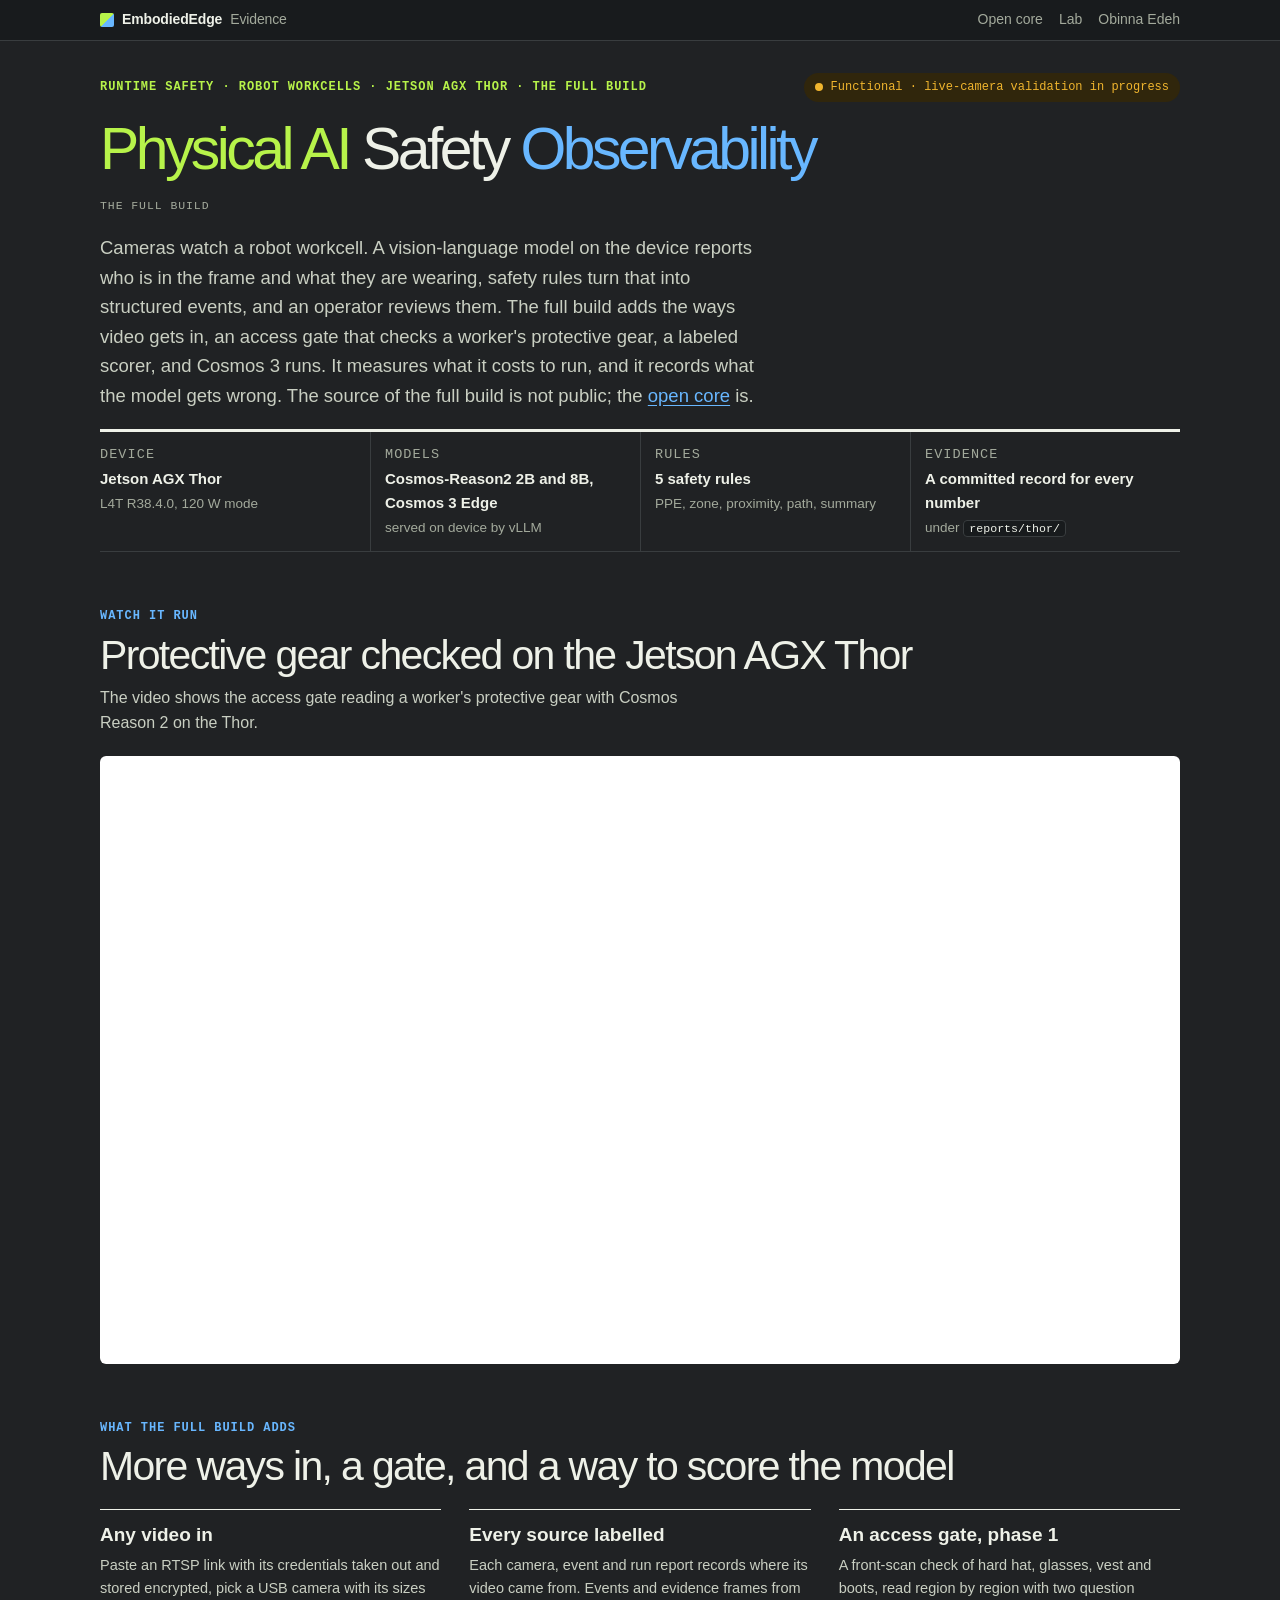
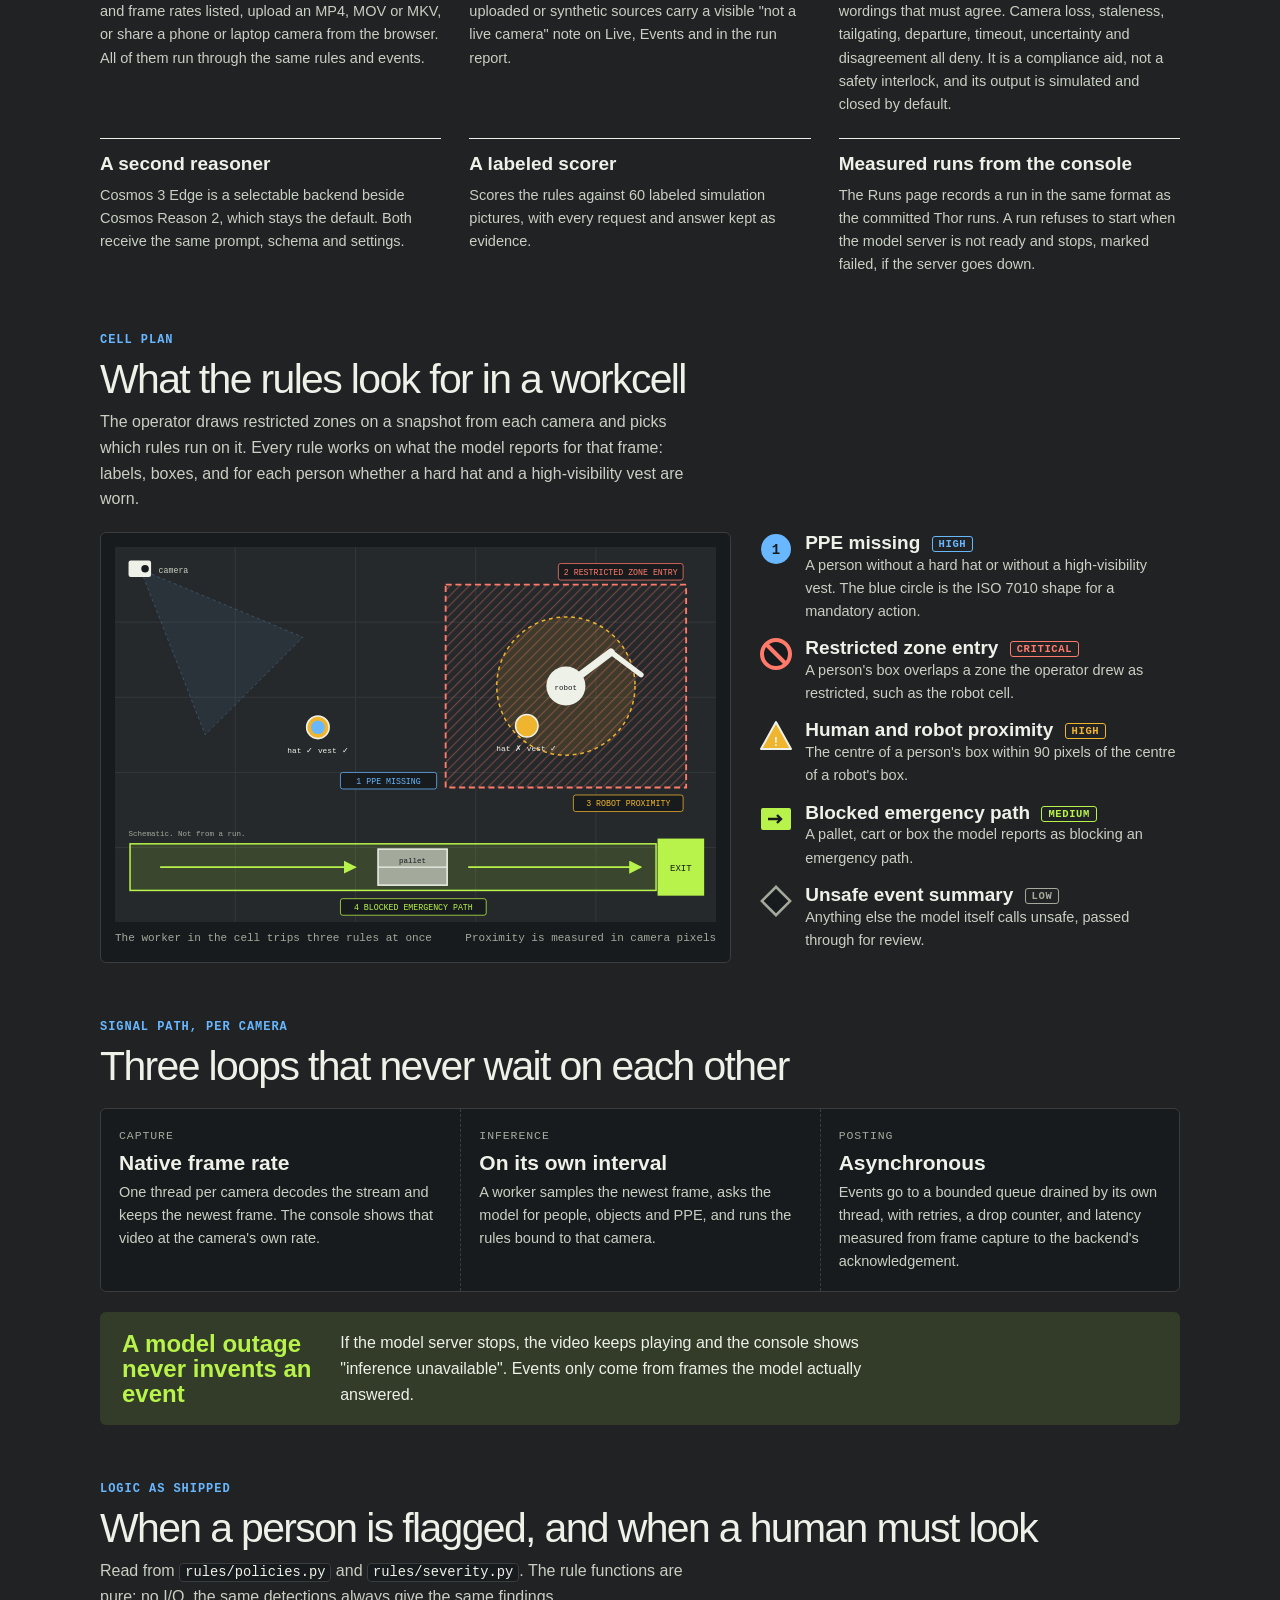
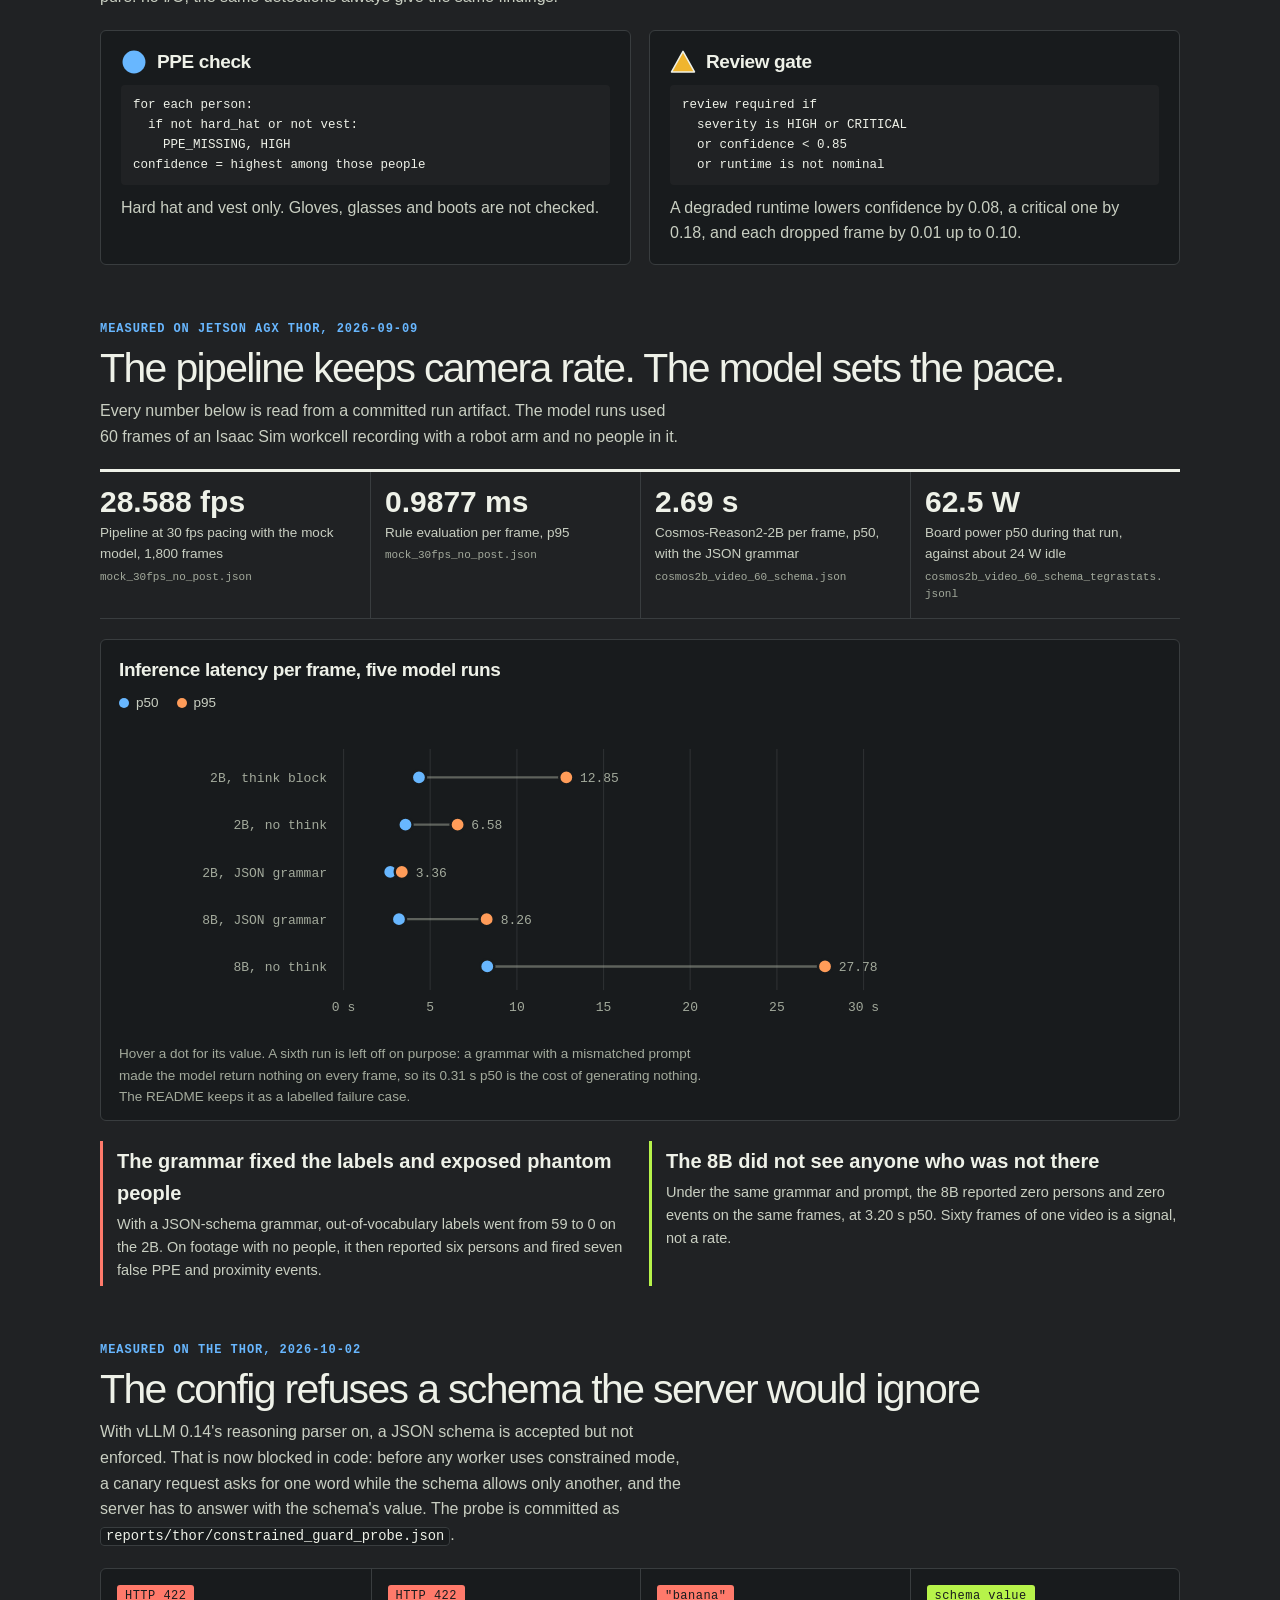
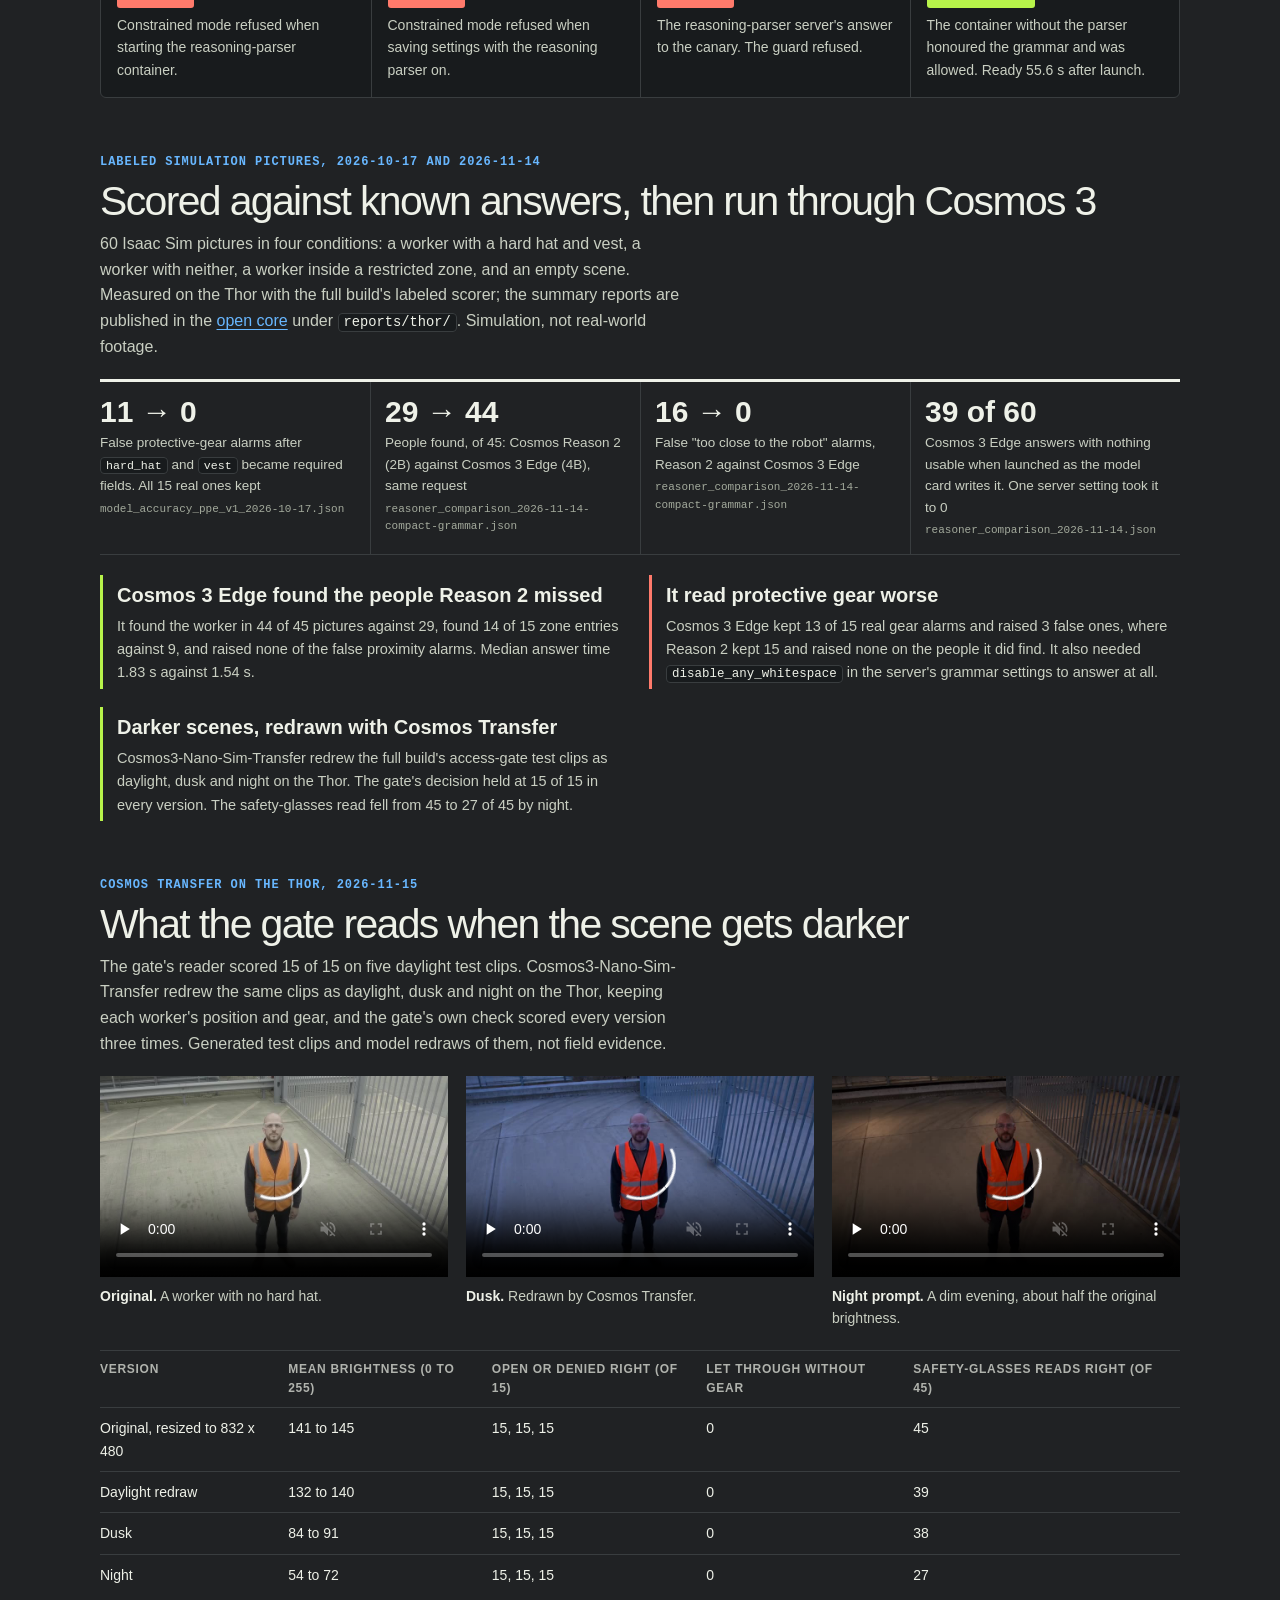
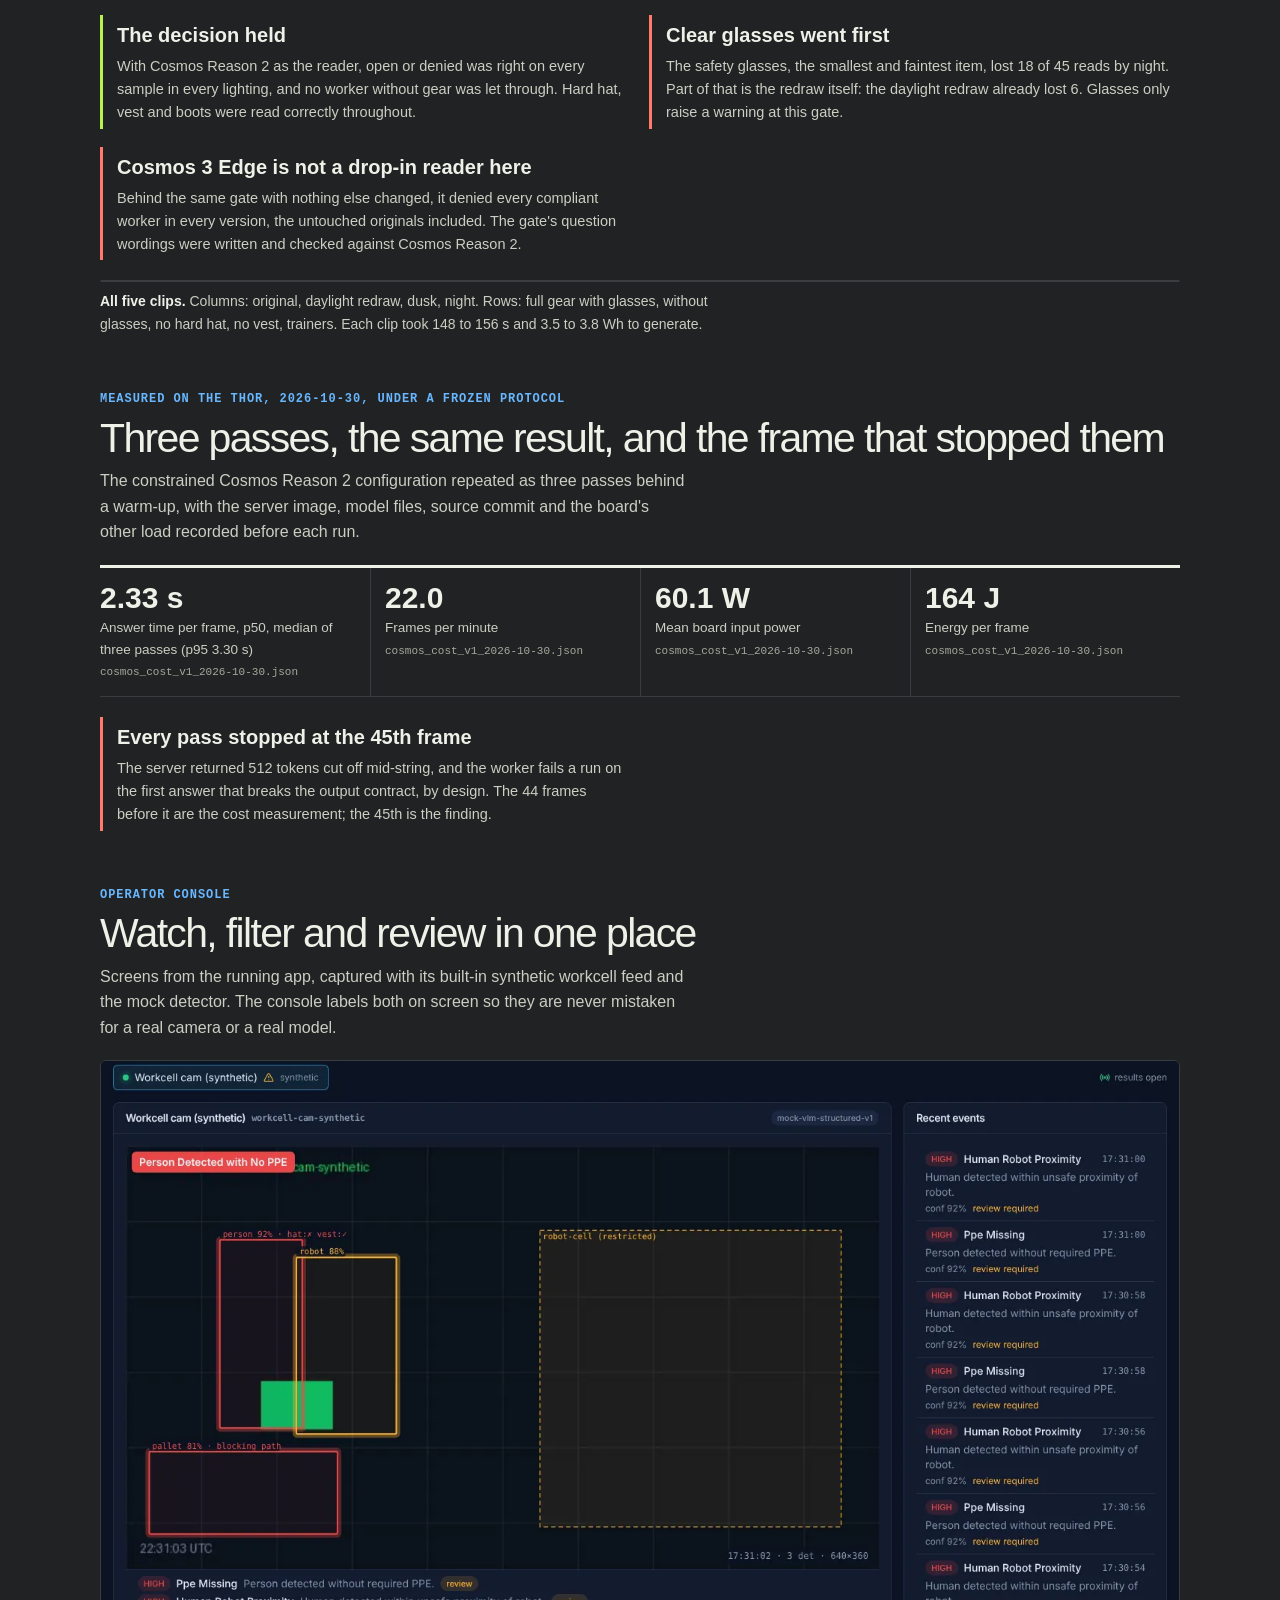
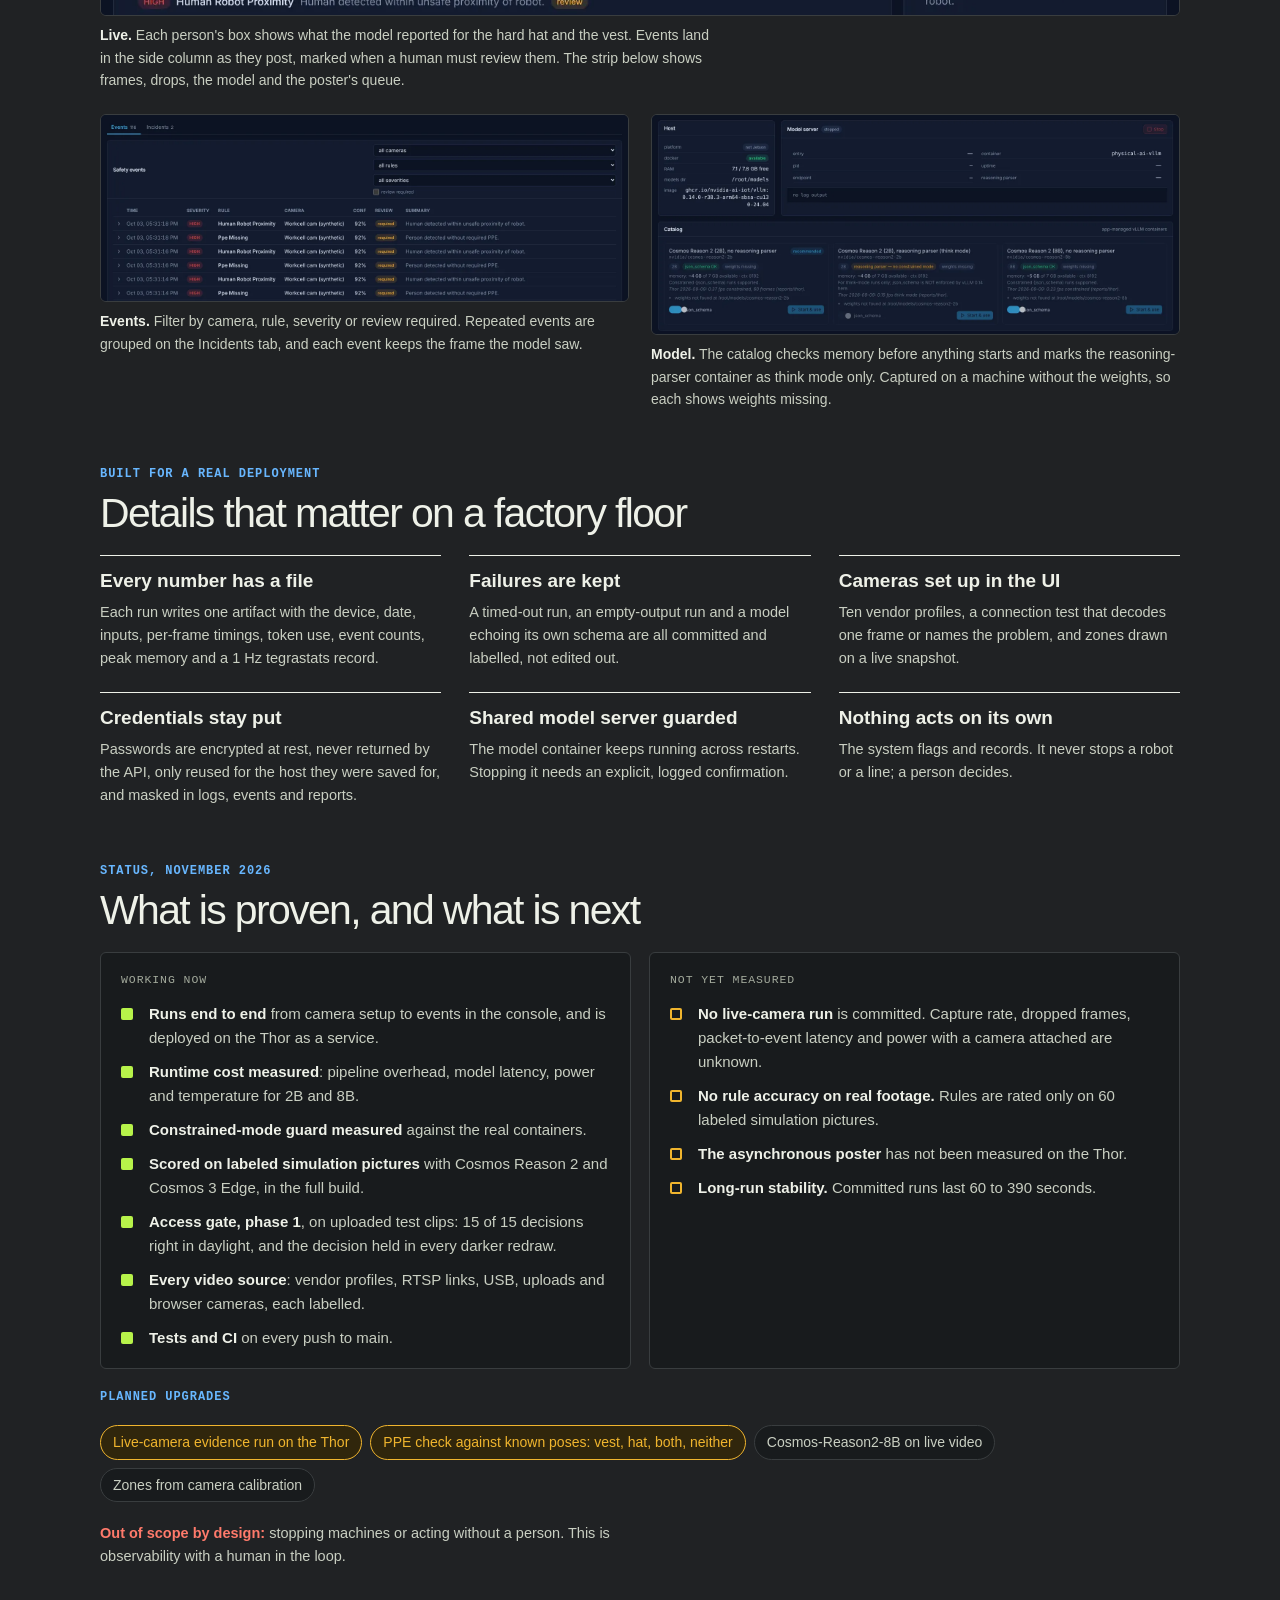
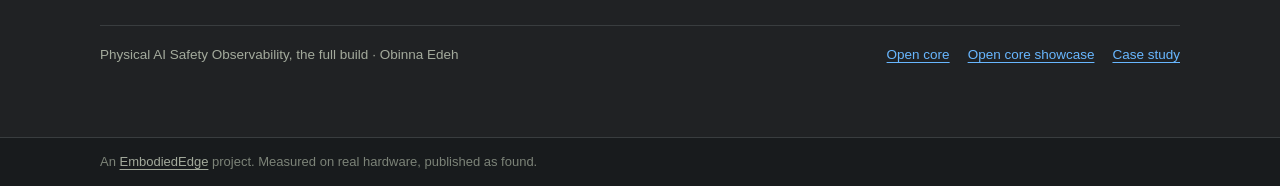
<file: physical-ai-safety-observability-pro.html>
<!doctype html>
<html lang="en">
<head>
<meta charset="utf-8">
<meta name="viewport" content="width=device-width, initial-scale=1">
<title>Moved: the full build</title>
<link rel="canonical" href="https://obiedeh.github.io/physical-ai-safety-observability-full-build.html">
<meta http-equiv="refresh" content="0; url=/physical-ai-safety-observability-full-build.html">
<meta name="robots" content="noindex">
</head>
<body>
<p>This page has moved to <a href="/physical-ai-safety-observability-full-build.html">the full build</a>.</p>
</body>
</html>
</file>
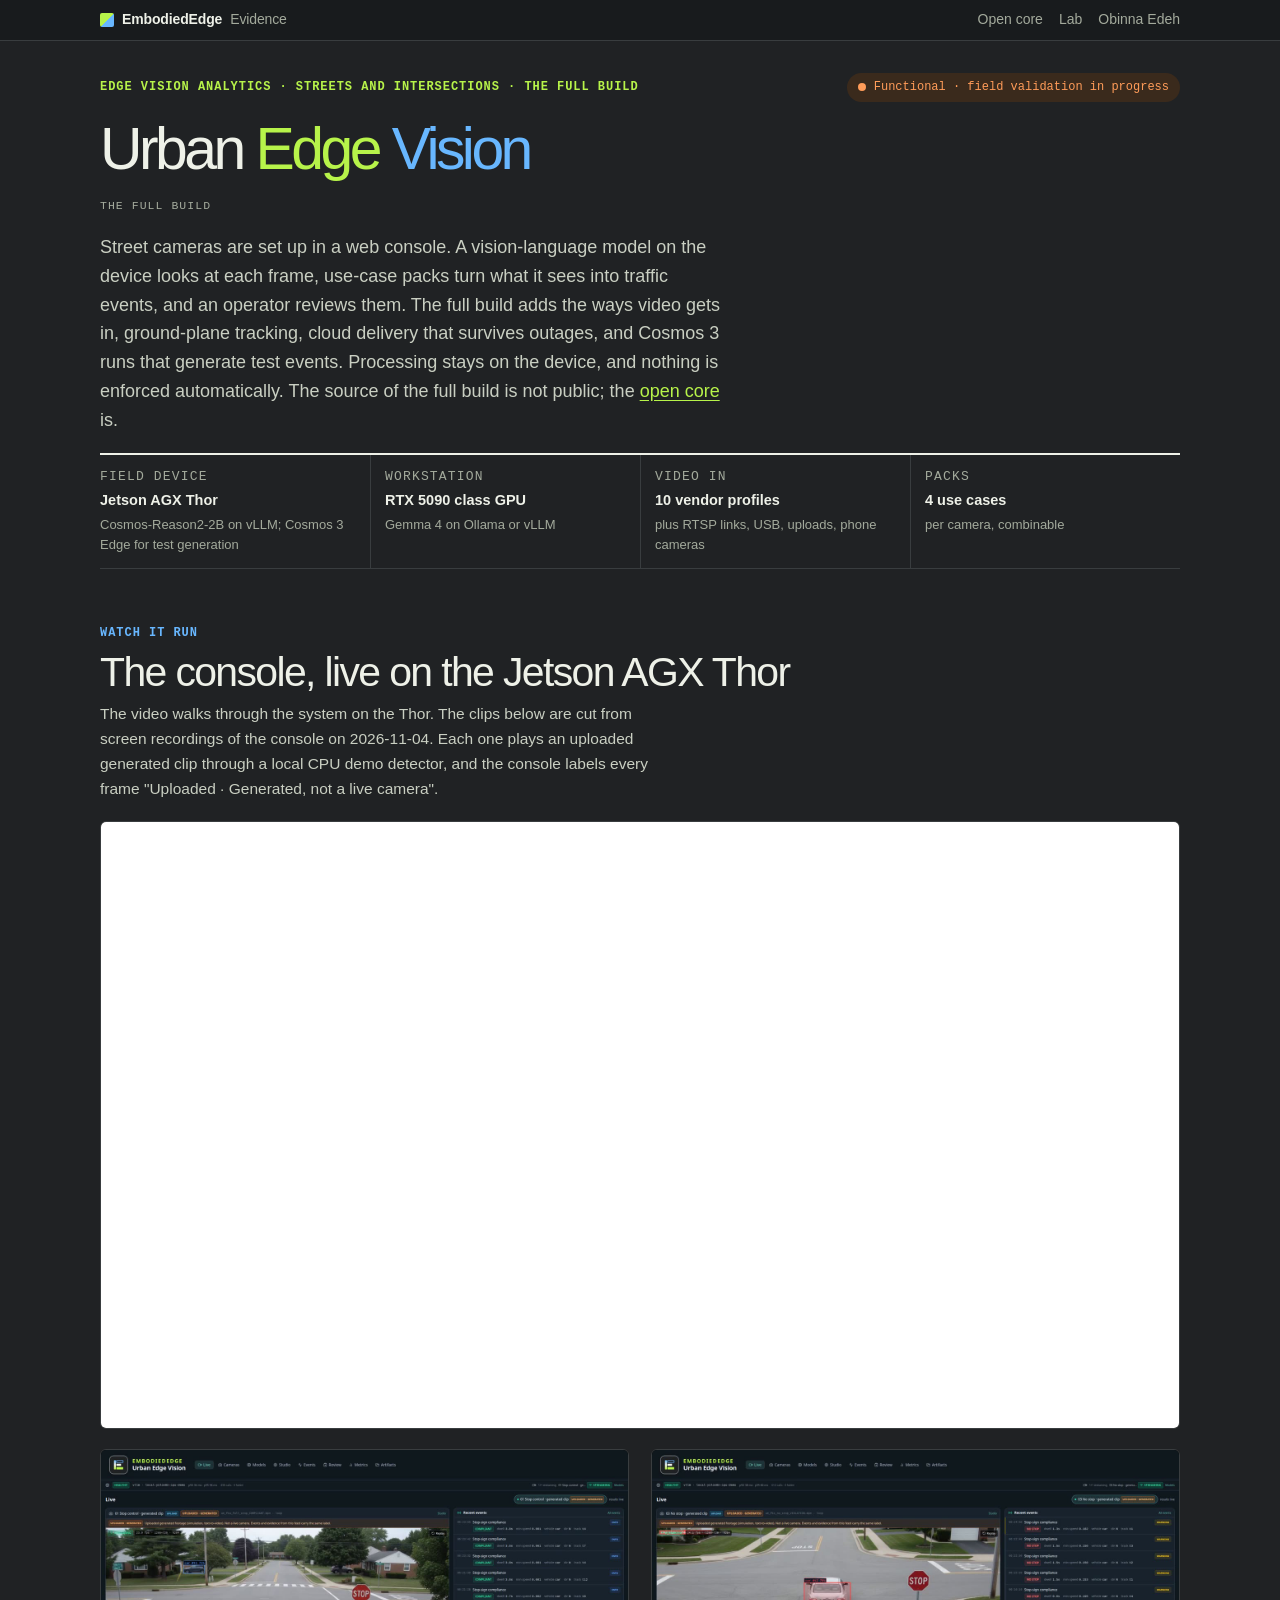
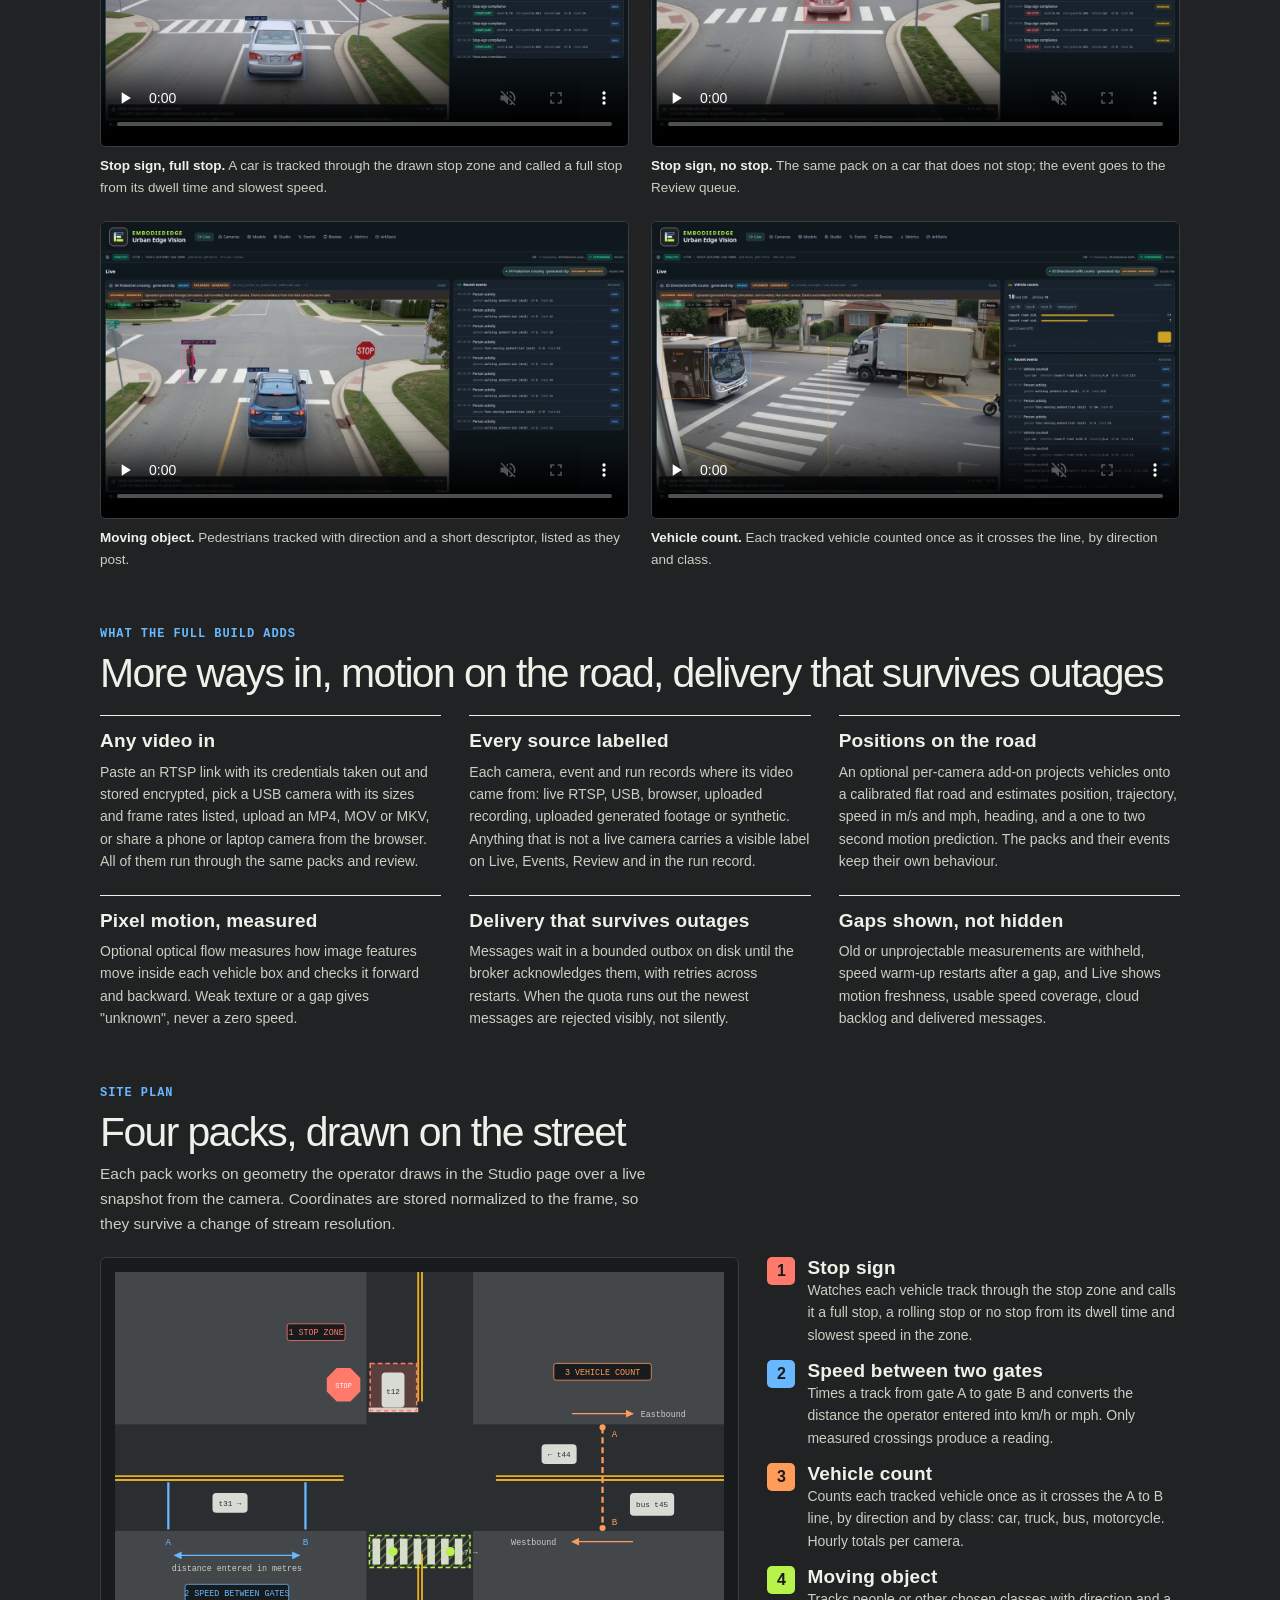
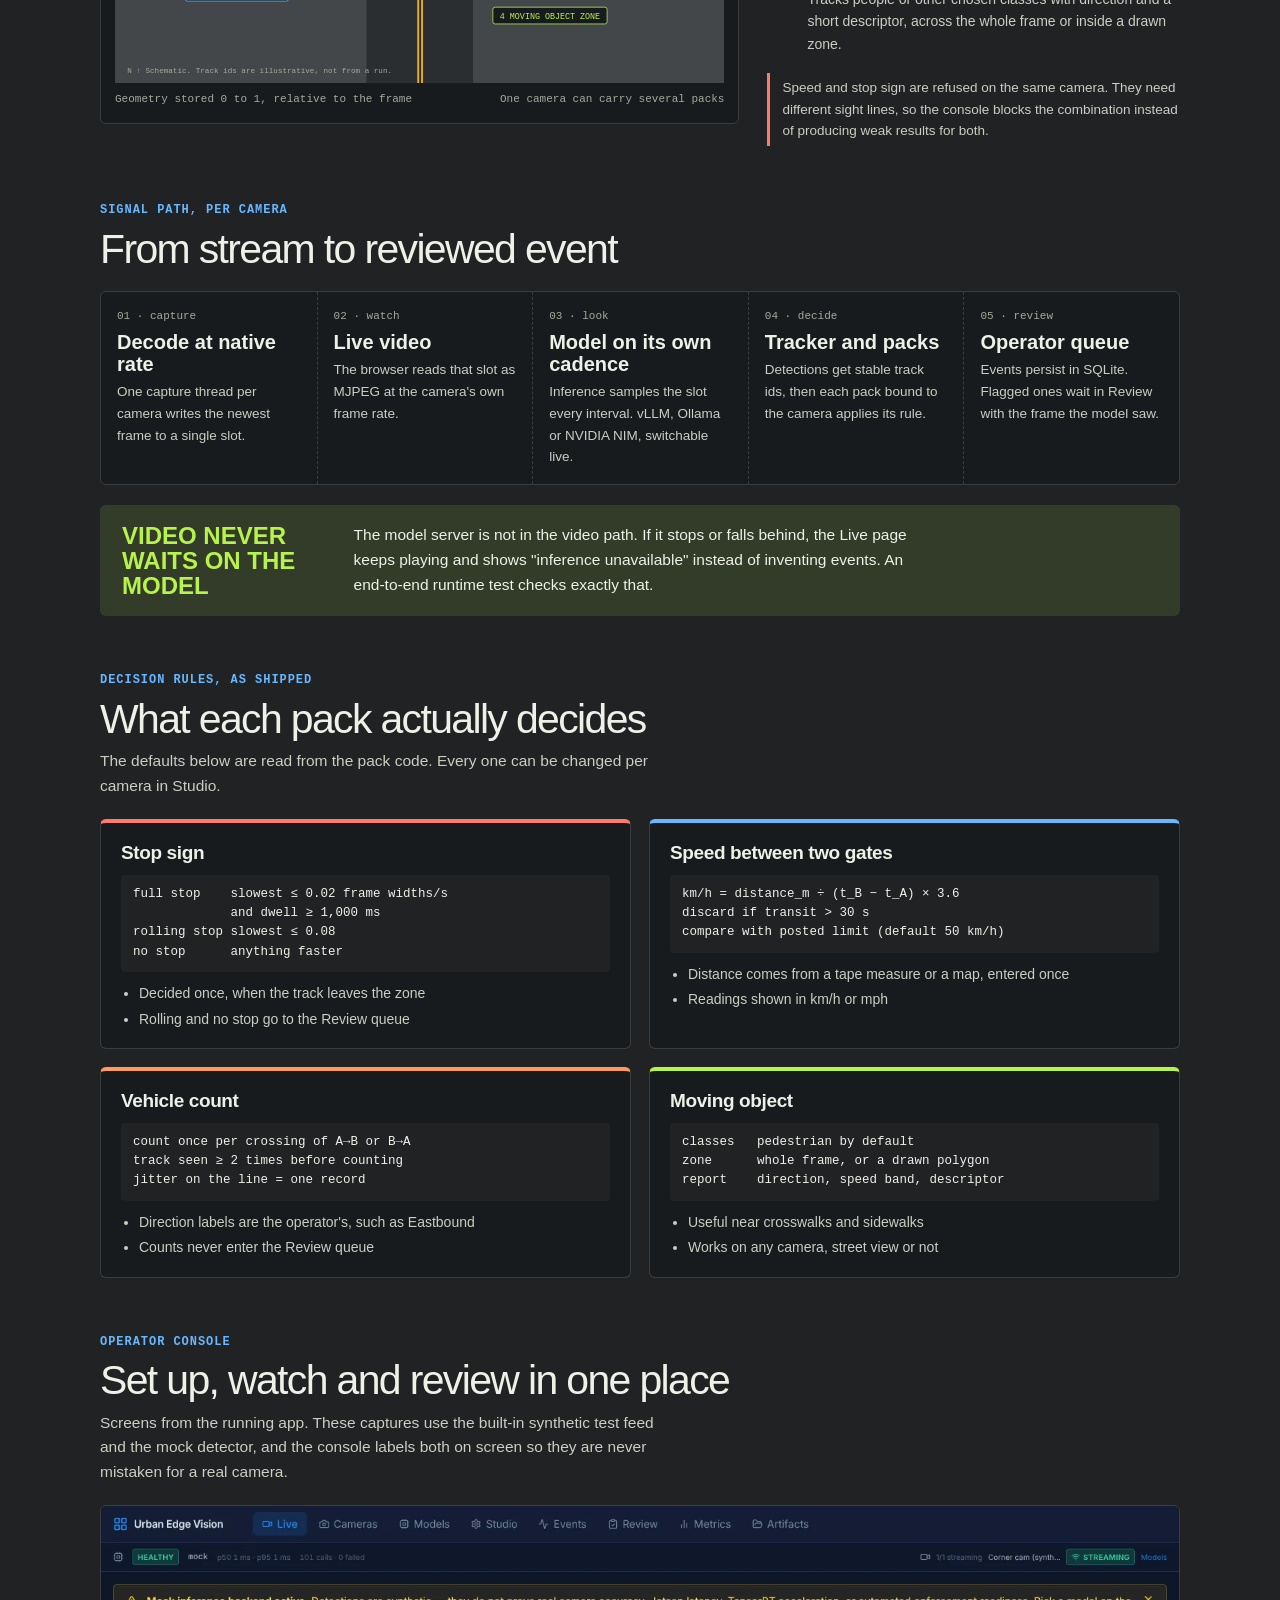
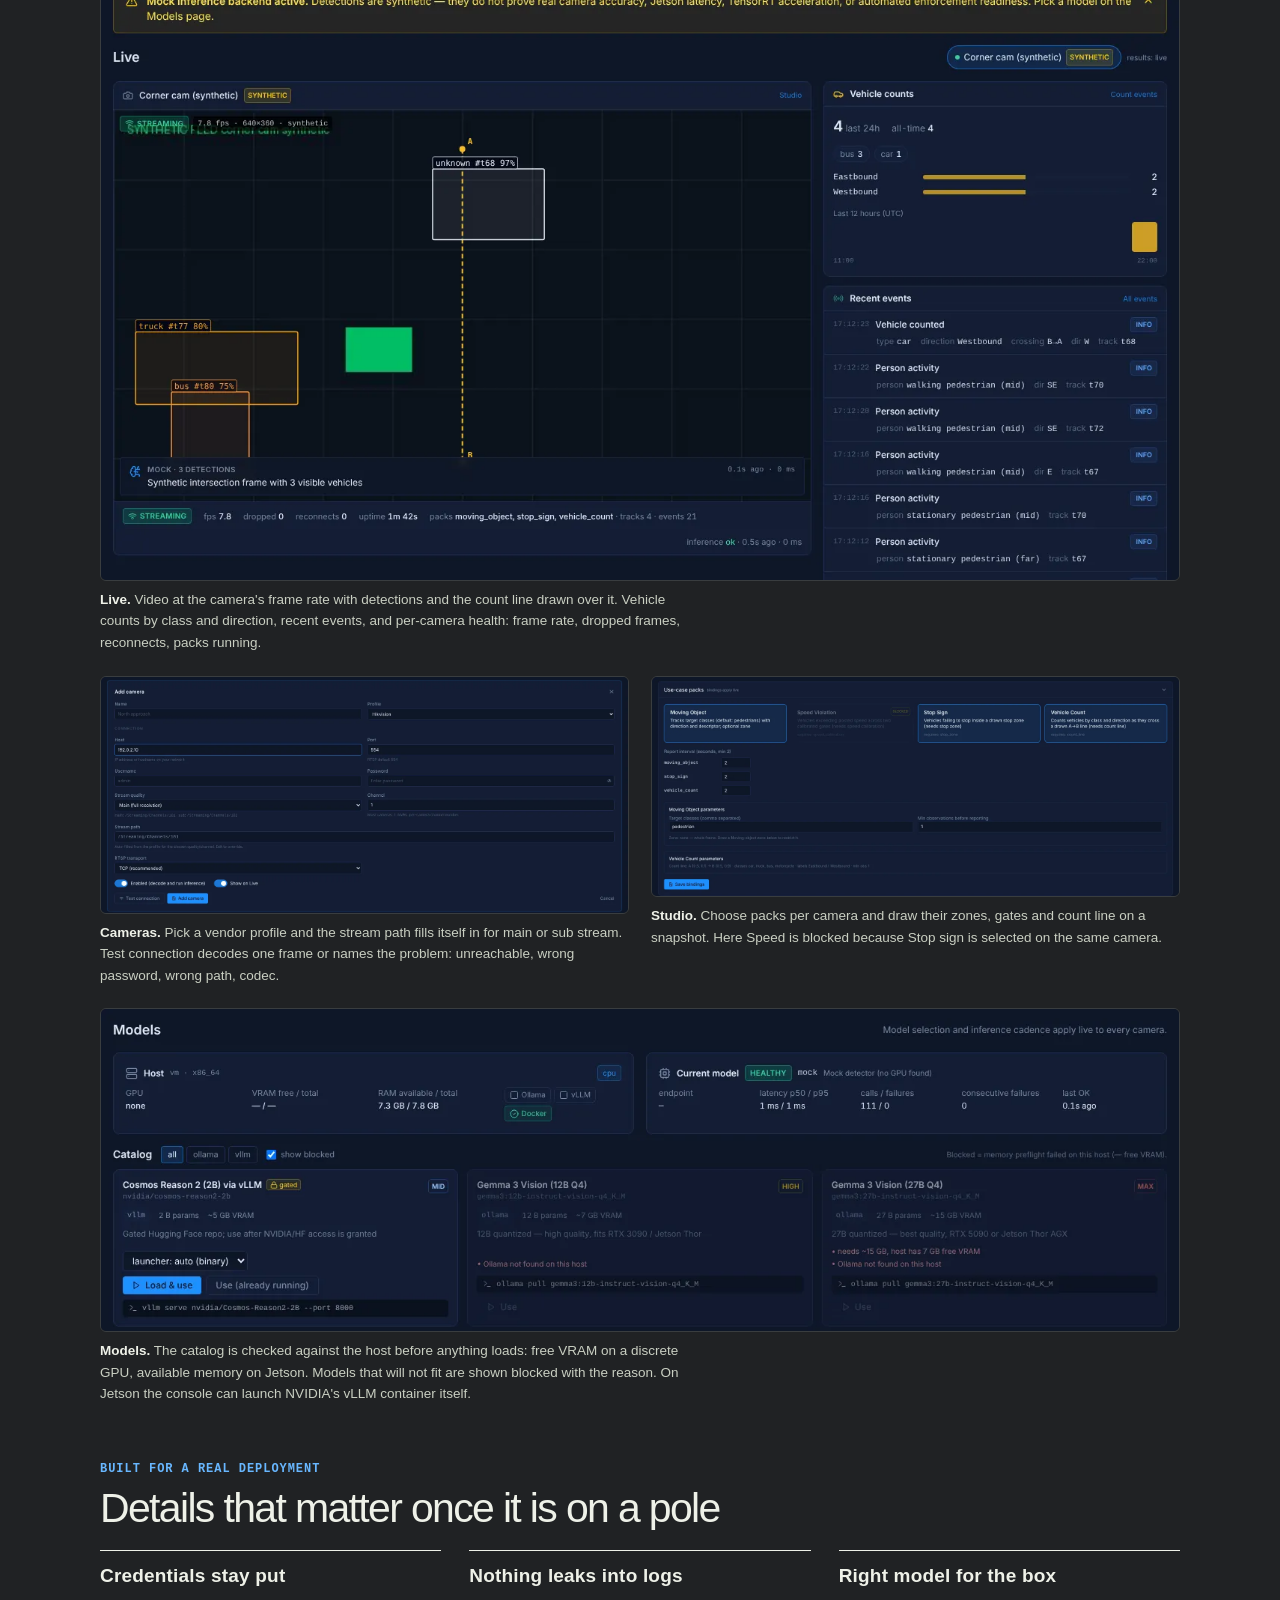
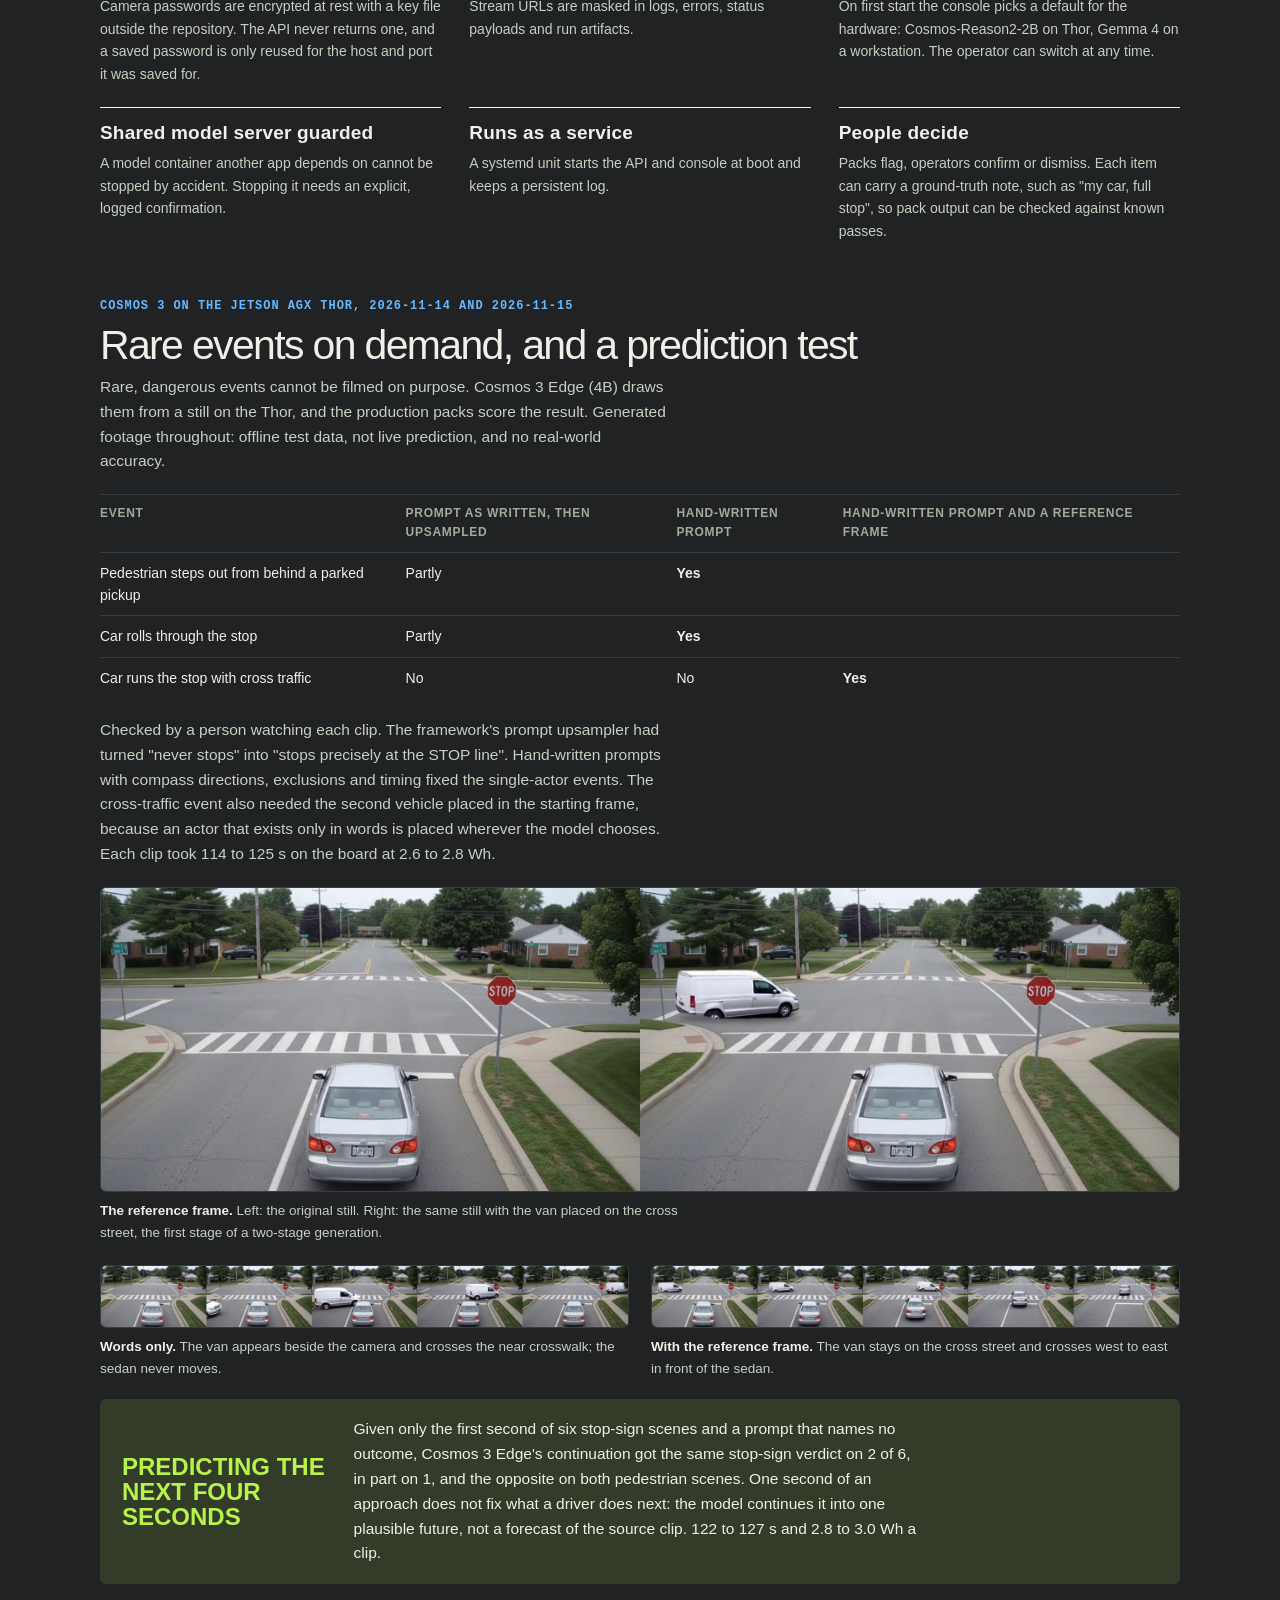
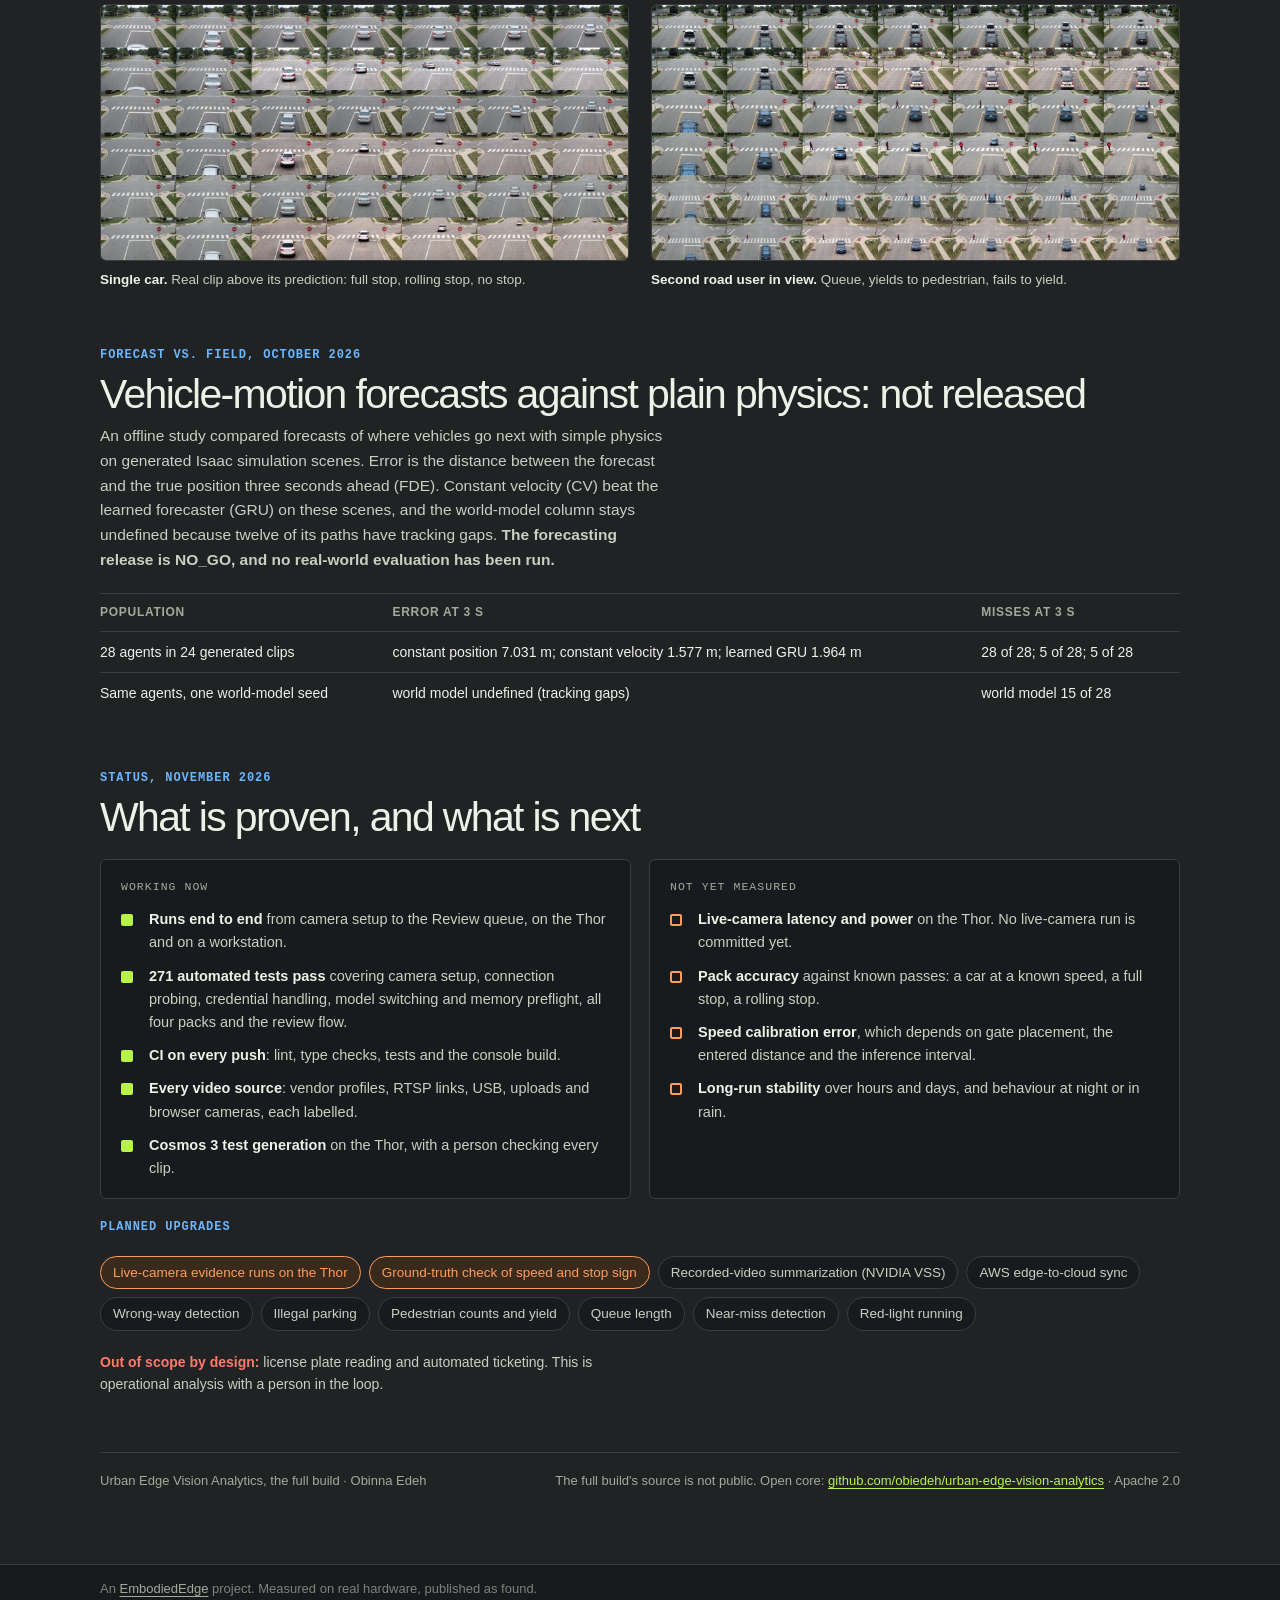
<file: urban-edge-vision-analytics-full-build.html>
<!doctype html>
<html lang="en">
<head>
<meta charset="utf-8"><meta name="viewport" content="width=device-width, initial-scale=1"><title>Urban Edge Vision Analytics: the full build</title><meta property="og:title" content="Urban Edge Vision Analytics: the full build"><link rel="icon" href="/favicon.svg">
<meta name="description" content="The full build of Urban Edge Vision Analytics: street cameras, a vision-language model on Jetson AGX Thor, traffic event packs and operator review, with video feed connectors, ground-plane tracking, cloud delivery and Cosmos 3 test generation.">
<style>
/* Layout: a traffic-engineering field sheet. The intersection plan is the hero; the rest reads down the page like a site survey: how it works, what each pack decides, the console, what is proven, what is next. */
:root{
  --bg:#edefec; --plate:#f9faf8; --ink:#151916; --ink-2:#434a45; --ink-3:#6d756f; --rule:#d3d8d2;
  --asphalt:#3b403d; --curb:#c9cec8; --paint:#f3f3ee; --yellow:#e2a400;
  --amber:#8f5d00; --amber-bg:#f8ecd0; --sign:#0c6a4d; --sign-bg:#dcefe6;
  --stop:#b3261e; --gate:#2459c4; --count:#9a6200; --zone:#0c6a4d;
  --f-display:"Barlow Condensed","Arial Narrow",system-ui,sans-serif;
  --f-body:"Public Sans",system-ui,-apple-system,"Segoe UI",sans-serif;
  --f-mono:"IBM Plex Mono",ui-monospace,"SFMono-Regular",Menlo,monospace;
}
@media (prefers-color-scheme:dark){:root:not([data-theme="light"]){
  --bg:#111412; --plate:#191d1a; --ink:#eef0ec; --ink-2:#bfc5bf; --ink-3:#8b938c; --rule:#2c312d;
  --asphalt:#2a2f2c; --curb:#3d433f; --paint:#d8dbd4; --yellow:#e8ac1c;
  --amber:#f2b844; --amber-bg:#33280f; --sign:#4fc79a; --sign-bg:#13291f;
  --stop:#ff7d73; --gate:#79a6ff; --count:#f2b844; --zone:#4fc79a; color-scheme:dark}}
:root[data-theme="dark"]{
  --bg:#111412; --plate:#191d1a; --ink:#eef0ec; --ink-2:#bfc5bf; --ink-3:#8b938c; --rule:#2c312d;
  --asphalt:#2a2f2c; --curb:#3d433f; --paint:#d8dbd4; --yellow:#e8ac1c;
  --amber:#f2b844; --amber-bg:#33280f; --sign:#4fc79a; --sign-bg:#13291f;
  --stop:#ff7d73; --gate:#79a6ff; --count:#f2b844; --zone:#4fc79a; color-scheme:dark}
*{box-sizing:border-box}
body{background:var(--bg);color:var(--ink);font-family:var(--f-body);font-size:15.5px;line-height:1.6}
.wrap{max-width:1120px;margin:0 auto;padding-inline:20px;padding-block:32px 72px;display:flex;flex-direction:column;gap:56px}
h1,h2,h3{font-family:var(--f-display);margin:0;text-wrap:balance;line-height:1.02}
h1{font-size:clamp(40px,7vw,76px);font-weight:700;letter-spacing:-.005em;text-transform:uppercase}
h2{font-size:clamp(28px,3.6vw,38px);font-weight:700;text-transform:uppercase;letter-spacing:.005em}
h3{font-size:22px;font-weight:600;letter-spacing:.01em}
p{margin:0;max-width:66ch;color:var(--ink-2)}
a{color:var(--sign);text-underline-offset:3px}
a:focus-visible,button:focus-visible{outline:2px solid var(--sign);outline-offset:3px;border-radius:3px}
.label{font-family:var(--f-mono);font-size:11.5px;letter-spacing:.09em;text-transform:uppercase;color:var(--ink-3)}
.mono{font-family:var(--f-mono);font-size:.92em}
code{font-family:var(--f-mono);font-size:.88em;background:var(--plate);border:1px solid var(--rule);border-radius:4px;padding:1px 5px;color:var(--ink)}

/* header */
header{display:flex;flex-direction:column;gap:18px}
.top{display:flex;flex-wrap:wrap;gap:10px 16px;align-items:center;justify-content:space-between}
.status{display:inline-flex;align-items:center;gap:8px;font-family:var(--f-mono);font-size:12px;background:var(--amber-bg);color:var(--amber);padding:5px 11px;border-radius:999px}
.status i{width:8px;height:8px;border-radius:50%;background:currentColor;display:inline-block}
.lede{font-size:18px;max-width:62ch;color:var(--ink-2)}
.spec{display:grid;grid-template-columns:repeat(4,minmax(0,1fr));border-top:2px solid var(--ink);border-bottom:1px solid var(--rule)}
.spec div{padding:12px 14px 12px 0;display:flex;flex-direction:column;gap:2px;min-width:0}
.spec div+div{padding-left:14px;border-left:1px solid var(--rule)}
.spec b{font-weight:600;font-size:14.5px}
.spec span{font-size:13px;color:var(--ink-3)}
@media (max-width:820px){.spec{grid-template-columns:1fr 1fr}.spec div:nth-child(3){padding-left:0;border-left:0}.spec div:nth-child(n+3){border-top:1px solid var(--rule)}}
@media (max-width:440px){.spec{grid-template-columns:1fr}.spec div{padding-left:0!important;border-left:0!important}.spec div+div{border-top:1px solid var(--rule)}}

/* plan */
.plan{display:grid;grid-template-columns:minmax(0,1.55fr) minmax(0,1fr);gap:28px;align-items:start}
@media (max-width:900px){.plan{grid-template-columns:1fr}}
.sheet{background:var(--plate);border:1px solid var(--rule);border-radius:6px;padding:14px;display:flex;flex-direction:column;gap:8px;min-width:0}
.sheet .scroll{overflow-x:auto}
.sheet svg{display:block;width:100%;height:auto;min-width:560px}
.sheet .foot{display:flex;justify-content:space-between;gap:12px;flex-wrap:wrap;font-family:var(--f-mono);font-size:11px;color:var(--ink-3)}
svg text{font-family:var(--f-mono)}
.key{display:flex;flex-direction:column;gap:18px}
.key ol{list-style:none;margin:0;padding:0;display:flex;flex-direction:column;gap:14px}
.key li{display:grid;grid-template-columns:28px 1fr;gap:12px;align-items:start}
.sw{width:28px;height:28px;border-radius:5px;display:grid;place-items:center;font-family:var(--f-display);font-weight:700;font-size:16px;color:var(--plate)}
.key li b{display:block;font-family:var(--f-display);font-size:19px;font-weight:600;letter-spacing:.01em;line-height:1.15}
.key li p{font-size:14px}
.rule-note{font-size:13.5px;border-left:3px solid var(--stop);padding:4px 0 4px 12px;color:var(--ink-2)}

/* pipeline */
.flow{display:grid;grid-template-columns:repeat(5,minmax(0,1fr));gap:0;border:1px solid var(--rule);border-radius:6px;background:var(--plate);overflow:hidden}
.flow div{padding:16px;display:flex;flex-direction:column;gap:6px;min-width:0;position:relative}
.flow div+div{border-left:1px dashed var(--rule)}
.flow .n{font-family:var(--f-mono);font-size:11px;color:var(--ink-3)}
.flow b{font-family:var(--f-display);font-size:20px;font-weight:600;line-height:1.1}
.flow p{font-size:13.5px}
@media (max-width:900px){.flow{grid-template-columns:1fr}.flow div+div{border-left:0;border-top:1px dashed var(--rule)}}
.callout{display:grid;grid-template-columns:auto 1fr;gap:18px;align-items:center;background:var(--sign-bg);border-radius:6px;padding:18px 22px}
.callout strong{font-family:var(--f-display);font-size:24px;font-weight:700;text-transform:uppercase;color:var(--sign);line-height:1.05;max-width:16ch}
.callout p{color:var(--ink)}
@media (max-width:640px){.callout{grid-template-columns:1fr}}

/* packs */
.packs{display:grid;grid-template-columns:repeat(2,minmax(0,1fr));gap:18px}
@media (max-width:760px){.packs{grid-template-columns:1fr}}
.pack{background:var(--plate);border:1px solid var(--rule);border-top:4px solid var(--c);border-radius:6px;padding:18px 20px;display:flex;flex-direction:column;gap:10px;min-width:0}
.pack .rule{font-family:var(--f-mono);font-size:12.5px;line-height:1.55;background:var(--bg);border-radius:4px;padding:10px 12px;color:var(--ink);overflow-x:auto;white-space:pre}
.pack ul{margin:0;padding-left:18px;color:var(--ink-2);font-size:14px;display:flex;flex-direction:column;gap:3px}

/* console */
.shots{display:grid;grid-template-columns:repeat(2,minmax(0,1fr));gap:22px}
@media (max-width:760px){.shots{grid-template-columns:1fr}}
figure{margin:0;display:flex;flex-direction:column;gap:8px;min-width:0}
figure.wide{grid-column:1/-1}
figure img{display:block;width:100%;height:auto;border-radius:6px;border:1px solid var(--rule);background:#0f1626}
figcaption{font-size:13.5px;color:var(--ink-2);max-width:80ch}
figcaption b{color:var(--ink);font-weight:600}

/* trust */
.trust{display:grid;grid-template-columns:repeat(3,minmax(0,1fr));gap:22px 28px}
@media (max-width:860px){.trust{grid-template-columns:1fr 1fr}}
@media (max-width:540px){.trust{grid-template-columns:1fr}}
.trust div{border-top:1px solid var(--ink);padding-top:10px;display:flex;flex-direction:column;gap:4px;min-width:0}
.trust b{font-family:var(--f-display);font-size:19px;font-weight:600;letter-spacing:.01em}
.trust p{font-size:14px}

/* status */
.ledger{display:grid;grid-template-columns:repeat(2,minmax(0,1fr));gap:18px}
@media (max-width:760px){.ledger{grid-template-columns:1fr}}
.col{background:var(--plate);border:1px solid var(--rule);border-radius:6px;padding:18px 20px;display:flex;flex-direction:column;gap:12px;min-width:0}
.col ul{list-style:none;margin:0;padding:0;display:flex;flex-direction:column;gap:10px}
.col li{display:grid;grid-template-columns:18px 1fr;gap:10px;font-size:14.5px;color:var(--ink-2)}
.col li b{color:var(--ink);font-weight:600}
.mk{width:12px;height:12px;margin-top:6px;border-radius:2px}
.mk.ok{background:var(--sign)}
.mk.open{border:2px solid var(--amber)}
.roadmap{display:flex;flex-wrap:wrap;gap:8px}
.roadmap span{font-size:13.5px;border:1px solid var(--rule);background:var(--plate);border-radius:999px;padding:5px 12px;color:var(--ink-2)}
.roadmap span.first{border-color:var(--amber);color:var(--amber);background:var(--amber-bg)}
.never{font-size:14px;color:var(--ink-2)}
.never b{color:var(--stop)}
section{display:flex;flex-direction:column;gap:20px}
.head{display:flex;flex-direction:column;gap:8px}
footer{border-top:1px solid var(--rule);padding-top:18px;display:flex;flex-wrap:wrap;gap:8px 24px;justify-content:space-between;font-size:13px;color:var(--ink-3)}
</style><style id="ee-theme">:root,:root:not([data-theme="light"]),:root[data-theme="dark"]{--bg:#202224;--plate:#181b1d;--ink:#eef1e8;--ink-2:#c9cfc2;--ink-3:#a3aa9c;--rule:#393d3f;--asphalt:#2b2e30;--curb:#43474a;--paint:#d8dbd4;--yellow:#e8ac1c;--amber:#ff9c59;--amber-bg:#3a2a1c;--sign:#b7f34a;--sign-bg:#b7f34a1f;--stop:#ff7a6b;--gate:#68b7ff;--count:#ff9c59;--zone:#b7f34a;--f-display:"Helvetica Neue",Helvetica,Arial,sans-serif;--f-body:"Helvetica Neue",Helvetica,Arial,sans-serif;--f-mono:ui-monospace,"SFMono-Regular",Consolas,"Liberation Mono",Menlo,monospace;color-scheme:dark}h1,h2,h3{font-family:"Helvetica Neue",Helvetica,Arial,sans-serif;font-weight:500;letter-spacing:-.02em}h1{letter-spacing:-.035em}:root[data-theme="light"]{--bg:#f6f7f3;--plate:#ffffff;--ink:#1a1c1e;--ink-2:#3d4239;--ink-3:#5d6459;--rule:#d8dbd2;--asphalt:#3b403d;--curb:#c9cec8;--paint:#f3f3ee;--yellow:#e2a400;--amber:#c2560c;--amber-bg:#f8ecd0;--sign:#4d7c0f;--sign-bg:#e6f1d3;--stop:#b3261e;--gate:#1f6fd1;--count:#c2560c;--zone:#4d7c0f;--f-display:"Helvetica Neue",Helvetica,Arial,sans-serif;--f-body:"Helvetica Neue",Helvetica,Arial,sans-serif;--f-mono:ui-monospace,"SFMono-Regular",Consolas,"Liberation Mono",Menlo,monospace;color-scheme:light}@media print{:root,:root:not([data-theme="light"]),:root[data-theme="dark"]{--bg:#f6f7f3;--plate:#ffffff;--ink:#1a1c1e;--ink-2:#3d4239;--ink-3:#5d6459;--rule:#d8dbd2;--asphalt:#3b403d;--curb:#c9cec8;--paint:#f3f3ee;--yellow:#e2a400;--amber:#c2560c;--amber-bg:#f8ecd0;--sign:#4d7c0f;--sign-bg:#e6f1d3;--stop:#b3261e;--gate:#1f6fd1;--count:#c2560c;--zone:#4d7c0f;--f-display:"Helvetica Neue",Helvetica,Arial,sans-serif;--f-body:"Helvetica Neue",Helvetica,Arial,sans-serif;--f-mono:ui-monospace,"SFMono-Regular",Consolas,"Liberation Mono",Menlo,monospace;color-scheme:light}}body{font-family:"Helvetica Neue",Helvetica,Arial,sans-serif}h1{font-family:"Helvetica Neue",Helvetica,Arial,sans-serif!important;font-size:clamp(44px,4.6vw,66px)!important;font-weight:500!important;line-height:1!important;letter-spacing:-.06em!important;text-transform:none!important;font-stretch:normal!important}h1 em,h1 .ee-g{font-style:normal;color:#b7f34a!important;-webkit-text-fill-color:#b7f34a}h1 em.b,h1 .ee-b{font-style:normal;color:#68b7ff!important;-webkit-text-fill-color:#68b7ff}h2{font-family:"Helvetica Neue",Helvetica,Arial,sans-serif!important;font-size:clamp(28px,3.2vw,42px)!important;font-weight:500!important;line-height:1.08!important;letter-spacing:-.04em!important;text-transform:none!important;font-stretch:normal!important;color:inherit}h3{font-family:"Helvetica Neue",Helvetica,Arial,sans-serif!important;font-size:19px!important;font-weight:600!important;line-height:1.25!important;letter-spacing:-.02em!important;text-transform:none!important;font-stretch:normal!important}.top > .label{font-family:ui-monospace,"SFMono-Regular",Consolas,"Liberation Mono",Menlo,monospace!important;font-size:12px!important;font-weight:600!important;letter-spacing:.08em!important;text-transform:uppercase!important;line-height:1.4!important;color:#b7f34a!important}.head .label{font-family:ui-monospace,"SFMono-Regular",Consolas,"Liberation Mono",Menlo,monospace!important;font-size:12px!important;font-weight:600!important;letter-spacing:.08em!important;text-transform:uppercase!important;line-height:1.4!important;color:#68b7ff!important}
body{margin:0}
.ee-band{background:#181b1d;border-bottom:1px solid #393d3f;color:#eef1e8;font:14px/1.4 "Helvetica Neue",Helvetica,Arial,sans-serif;position:relative;z-index:50}
.ee-band .ee-in{max-width:1120px;margin:0 auto;padding:10px 20px;display:flex;flex-wrap:wrap;gap:8px 18px;align-items:center;justify-content:space-between}
.ee-band a{color:#a3aa9c;text-decoration:none}.ee-band a:hover{color:#eef1e8}
.ee-band .ee-mark{display:inline-flex;align-items:center;gap:8px;color:#eef1e8;font-weight:600;letter-spacing:-.01em}
.ee-band .ee-mark i{display:inline-block;width:14px;height:14px;border-radius:2px;background:linear-gradient(135deg,#b7f34a 0 50%,#68b7ff 50% 100%)}
.ee-band .ee-mark span{color:#a3aa9c;font-weight:400}.ee-band nav{display:flex;gap:16px}
.ee-foot{border-top:1px solid #393d3f;background:#181b1d;color:#7c8378;font:13px/1.5 "Helvetica Neue",Helvetica,Arial,sans-serif}
.ee-foot .ee-in{max-width:1120px;margin:0 auto;padding:14px 20px}.ee-foot a{color:#a3aa9c}
@media print{.ee-band,.ee-foot{background:#fff;color:#5d6459;border-color:#d8dbd2}.ee-band .ee-mark{color:#1a1c1e}}
</style>
<style>
.shots video{width:100%;height:auto;display:block;border-radius:6px;border:1px solid var(--rule);background:#000}
.yt{position:relative;width:100%;aspect-ratio:16/9;border-radius:6px;overflow:hidden;border:1px solid var(--rule);background:#000}
.yt iframe{position:absolute;inset:0;width:100%;height:100%;border:0}
.shots img{width:100%;height:auto;display:block}
.facts{width:100%;border-collapse:collapse;font-size:14px}
.facts th,.facts td{border-top:1px solid var(--rule);padding:9px 10px 9px 0;text-align:left;vertical-align:top}
.facts th{font-size:12px;letter-spacing:.06em;text-transform:uppercase;color:var(--ink-3);font-weight:600}
.scrollx{overflow-x:auto}
</style>
</head>
<body><div class="ee-band"><div class="ee-in"><a class="ee-mark" href="https://embodiededge.ai"><i></i>EmbodiedEdge <span>Evidence</span></a><nav><a href="https://github.com/obiedeh/urban-edge-vision-analytics">Open core</a><a href="https://embodiededge.ai">Lab</a><a href="https://github.com/obiedeh">Obinna Edeh</a></nav></div></div><div class="wrap">

<header>
  <div class="top">
    <span class="label">Edge vision analytics · Streets and intersections · The full build</span>
    <span class="status"><i></i>Functional · field validation in progress</span>
  </div>
  <h1>Urban <span class="ee-g">Edge</span> <span class="ee-b">Vision</span></h1>
  <p class="label">The full build</p>
  <p class="lede">Street cameras are set up in a web console. A vision-language model on the device looks at each frame, use-case packs turn what it sees into traffic events, and an operator reviews them. The full build adds the ways video gets in, ground-plane tracking, cloud delivery that survives outages, and Cosmos 3 runs that generate test events. Processing stays on the device, and nothing is enforced automatically. The source of the full build is not public; the <a href="https://github.com/obiedeh/urban-edge-vision-analytics">open core</a> is.</p>
  <div class="spec">
    <div><span class="label">Field device</span><b>Jetson AGX Thor</b><span>Cosmos-Reason2-2B on vLLM; Cosmos 3 Edge for test generation</span></div>
    <div><span class="label">Workstation</span><b>RTX 5090 class GPU</b><span>Gemma 4 on Ollama or vLLM</span></div>
    <div><span class="label">Video in</span><b>10 vendor profiles</b><span>plus RTSP links, USB, uploads, phone cameras</span></div>
    <div><span class="label">Packs</span><b>4 use cases</b><span>per camera, combinable</span></div>
  </div>
</header>


<section aria-labelledby="run-h">
  <div class="head">
    <span class="label">Watch it run</span>
    <h2 id="run-h">The console, live on the Jetson AGX Thor</h2>
    <p>The video walks through the system on the Thor. The clips below are cut from screen recordings of the console on 2026-11-04. Each one plays an uploaded generated clip through a local CPU demo detector, and the console labels every frame "Uploaded · Generated, not a live camera".</p>
  </div>
  <div class="yt"><iframe src="https://www.youtube-nocookie.com/embed/PtIh9hnD8Lo" title="World Model vs YOLO: Cosmos Reason on Jetson AGX Thor" loading="lazy" referrerpolicy="strict-origin-when-cross-origin" allow="accelerometer; autoplay; clipboard-write; encrypted-media; gyroscope; picture-in-picture" allowfullscreen></iframe></div>
  <div class="shots">
    <figure><video src="assets/full-build/urban/console-full-stop.mp4" poster="assets/full-build/urban/console-full-stop.jpg" muted loop playsinline controls preload="none"></video><figcaption><b>Stop sign, full stop.</b> A car is tracked through the drawn stop zone and called a full stop from its dwell time and slowest speed.</figcaption></figure>
    <figure><video src="assets/full-build/urban/console-no-stop.mp4" poster="assets/full-build/urban/console-no-stop.jpg" muted loop playsinline controls preload="none"></video><figcaption><b>Stop sign, no stop.</b> The same pack on a car that does not stop; the event goes to the Review queue.</figcaption></figure>
    <figure><video src="assets/full-build/urban/console-pedestrians.mp4" poster="assets/full-build/urban/console-pedestrians.jpg" muted loop playsinline controls preload="none"></video><figcaption><b>Moving object.</b> Pedestrians tracked with direction and a short descriptor, listed as they post.</figcaption></figure>
    <figure><video src="assets/full-build/urban/console-vehicle-counts.mp4" poster="assets/full-build/urban/console-vehicle-counts.jpg" muted loop playsinline controls preload="none"></video><figcaption><b>Vehicle count.</b> Each tracked vehicle counted once as it crosses the line, by direction and class.</figcaption></figure>
  </div>
</section>

<section aria-labelledby="adds-h">
  <div class="head">
    <span class="label">What the full build adds</span>
    <h2 id="adds-h">More ways in, motion on the road, delivery that survives outages</h2>
  </div>
  <div class="trust">
    <div><b>Any video in</b><p>Paste an RTSP link with its credentials taken out and stored encrypted, pick a USB camera with its sizes and frame rates listed, upload an MP4, MOV or MKV, or share a phone or laptop camera from the browser. All of them run through the same packs and review.</p></div>
    <div><b>Every source labelled</b><p>Each camera, event and run records where its video came from: live RTSP, USB, browser, uploaded recording, uploaded generated footage or synthetic. Anything that is not a live camera carries a visible label on Live, Events, Review and in the run record.</p></div>
    <div><b>Positions on the road</b><p>An optional per-camera add-on projects vehicles onto a calibrated flat road and estimates position, trajectory, speed in m/s and mph, heading, and a one to two second motion prediction. The packs and their events keep their own behaviour.</p></div>
    <div><b>Pixel motion, measured</b><p>Optional optical flow measures how image features move inside each vehicle box and checks it forward and backward. Weak texture or a gap gives "unknown", never a zero speed.</p></div>
    <div><b>Delivery that survives outages</b><p>Messages wait in a bounded outbox on disk until the broker acknowledges them, with retries across restarts. When the quota runs out the newest messages are rejected visibly, not silently.</p></div>
    <div><b>Gaps shown, not hidden</b><p>Old or unprojectable measurements are withheld, speed warm-up restarts after a gap, and Live shows motion freshness, usable speed coverage, cloud backlog and delivered messages.</p></div>
  </div>
</section>

<section aria-labelledby="plan-h">
  <div class="head">
    <span class="label">Site plan</span>
    <h2 id="plan-h">Four packs, drawn on the street</h2>
    <p>Each pack works on geometry the operator draws in the Studio page over a live snapshot from the camera. Coordinates are stored normalized to the frame, so they survive a change of stream resolution.</p>
  </div>
  <div class="plan">
    <div class="sheet">
      <div class="scroll">
      <svg viewBox="0 0 800 540" role="img" aria-label="Plan of a four-way intersection showing a stop zone on the north approach, two speed gates on the west approach, a count line on the east approach and a pedestrian zone at the south crosswalk.">
        <defs>
          <pattern id="hatch" width="8" height="8" patternUnits="userSpaceOnUse" patternTransform="rotate(45)"><rect width="8" height="8" fill="none"/><line x1="0" y1="0" x2="0" y2="8" stroke="var(--zone)" stroke-width="3" opacity=".45"/></pattern>
          <marker id="ar" viewBox="0 0 10 10" refX="9" refY="5" markerWidth="7" markerHeight="7" orient="auto-start-reverse"><path d="M0 0 10 5 0 10z" fill="var(--count)"/></marker>
          <marker id="ag" viewBox="0 0 10 10" refX="9" refY="5" markerWidth="7" markerHeight="7" orient="auto-start-reverse"><path d="M0 0 10 5 0 10z" fill="var(--gate)"/></marker>
        </defs>
        <rect x="0" y="0" width="800" height="540" fill="var(--curb)"/>
        <rect x="0" y="200" width="800" height="140" fill="var(--asphalt)"/>
        <rect x="330" y="0" width="140" height="540" fill="var(--asphalt)"/>
        <!-- centerlines -->
        <line x1="0" y1="268" x2="300" y2="268" stroke="var(--yellow)" stroke-width="2.5"/><line x1="0" y1="273" x2="300" y2="273" stroke="var(--yellow)" stroke-width="2.5"/>
        <line x1="500" y1="268" x2="800" y2="268" stroke="var(--yellow)" stroke-width="2.5"/><line x1="500" y1="273" x2="800" y2="273" stroke="var(--yellow)" stroke-width="2.5"/>
        <line x1="398" y1="0" x2="398" y2="170" stroke="var(--yellow)" stroke-width="2.5"/><line x1="403" y1="0" x2="403" y2="170" stroke="var(--yellow)" stroke-width="2.5"/>
        <line x1="398" y1="370" x2="398" y2="540" stroke="var(--yellow)" stroke-width="2.5"/><line x1="403" y1="370" x2="403" y2="540" stroke="var(--yellow)" stroke-width="2.5"/>
        <!-- stop bars -->
        <rect x="333" y="178" width="65" height="6" fill="var(--paint)"/>
        <!-- crosswalk south -->
        <g fill="var(--paint)"><rect x="338" y="350" width="10" height="34"/><rect x="356" y="350" width="10" height="34"/><rect x="374" y="350" width="10" height="34"/><rect x="392" y="350" width="10" height="34"/><rect x="410" y="350" width="10" height="34"/><rect x="428" y="350" width="10" height="34"/><rect x="446" y="350" width="10" height="34"/></g>

        <!-- 1 stop zone -->
        <rect x="335" y="120" width="61" height="62" fill="var(--stop)" fill-opacity=".22" stroke="var(--stop)" stroke-width="2" stroke-dasharray="6 4"/>
        <g transform="translate(300 148)"><polygon points="-9,-22 9,-22 22,-9 22,9 9,22 -9,22 -22,9 -22,-9" fill="var(--stop)"/><text x="0" y="4" text-anchor="middle" font-size="9" font-weight="500" fill="#ffffff">STOP</text></g>
        <rect x="350" y="132" width="30" height="46" rx="5" fill="var(--paint)"/>
        <text x="365" y="160" text-anchor="middle" font-size="10" fill="var(--asphalt)">t12</text>
        <g><rect x="226" y="68" width="76" height="22" rx="3" fill="var(--plate)" stroke="var(--stop)"/><text x="264" y="83" text-anchor="middle" font-size="11" fill="var(--stop)">1 STOP ZONE</text></g>

        <!-- 2 speed gates, west approach eastbound lane -->
        <line x1="70" y1="276" x2="70" y2="338" stroke="var(--gate)" stroke-width="3"/>
        <line x1="250" y1="276" x2="250" y2="338" stroke="var(--gate)" stroke-width="3"/>
        <text x="70" y="358" text-anchor="middle" font-size="12" fill="var(--gate)" font-weight="500">A</text>
        <text x="250" y="358" text-anchor="middle" font-size="12" fill="var(--gate)" font-weight="500">B</text>
        <line x1="78" y1="372" x2="242" y2="372" stroke="var(--gate)" stroke-width="1.5" marker-start="url(#ag)" marker-end="url(#ag)"/>
        <text x="160" y="392" text-anchor="middle" font-size="11" fill="var(--ink-2)">distance entered in metres</text>
        <rect x="128" y="290" width="46" height="26" rx="5" fill="var(--paint)"/>
        <text x="151" y="307" text-anchor="middle" font-size="10" fill="var(--asphalt)">t31 →</text>
        <g><rect x="92" y="410" width="136" height="22" rx="3" fill="var(--plate)" stroke="var(--gate)"/><text x="160" y="425" text-anchor="middle" font-size="11" fill="var(--gate)">2 SPEED BETWEEN GATES</text></g>

        <!-- 3 count line, east approach -->
        <line x1="640" y1="204" x2="640" y2="336" stroke="var(--count)" stroke-width="3" stroke-dasharray="8 5"/>
        <circle cx="640" cy="204" r="4" fill="var(--count)"/><circle cx="640" cy="336" r="4" fill="var(--count)"/>
        <text x="652" y="216" font-size="12" fill="var(--count)" font-weight="500">A</text>
        <text x="652" y="332" font-size="12" fill="var(--count)" font-weight="500">B</text>
        <line x1="600" y1="186" x2="680" y2="186" stroke="var(--count)" stroke-width="1.5" marker-end="url(#ar)"/>
        <line x1="680" y1="354" x2="600" y2="354" stroke="var(--count)" stroke-width="1.5" marker-end="url(#ar)"/>
        <text x="690" y="190" font-size="11" fill="var(--ink-2)">Eastbound</text>
        <text x="520" y="358" font-size="11" fill="var(--ink-2)">Westbound</text>
        <rect x="560" y="226" width="46" height="26" rx="5" fill="var(--paint)"/><text x="583" y="243" text-anchor="middle" font-size="10" fill="var(--asphalt)">← t44</text>
        <rect x="676" y="290" width="58" height="30" rx="5" fill="var(--paint)"/><text x="705" y="309" text-anchor="middle" font-size="10" fill="var(--asphalt)">bus t45</text>
        <g><rect x="576" y="120" width="128" height="22" rx="3" fill="var(--plate)" stroke="var(--count)"/><text x="640" y="135" text-anchor="middle" font-size="11" fill="var(--count)">3 VEHICLE COUNT</text></g>

        <!-- 4 moving object zone south crosswalk -->
        <rect x="334" y="346" width="132" height="42" fill="url(#hatch)" stroke="var(--zone)" stroke-width="2" stroke-dasharray="6 4"/>
        <circle cx="365" cy="367" r="6" fill="var(--zone)"/><circle cx="440" cy="367" r="6" fill="var(--zone)"/>
        <text x="452" y="371" font-size="10" fill="var(--paint)">p7 →</text>
        <g><rect x="496" y="440" width="150" height="22" rx="3" fill="var(--plate)" stroke="var(--zone)"/><text x="571" y="455" text-anchor="middle" font-size="11" fill="var(--zone)">4 MOVING OBJECT ZONE</text></g>

        <text x="16" y="526" font-size="10" fill="var(--ink-3)">N ↑   Schematic. Track ids are illustrative, not from a run.</text>
      </svg>
      </div>
      <div class="foot"><span>Geometry stored 0 to 1, relative to the frame</span><span>One camera can carry several packs</span></div>
    </div>

    <div class="key">
      <ol>
        <li><span class="sw" style="background:var(--stop)">1</span><div><b>Stop sign</b><p>Watches each vehicle track through the stop zone and calls it a full stop, a rolling stop or no stop from its dwell time and slowest speed in the zone.</p></div></li>
        <li><span class="sw" style="background:var(--gate)">2</span><div><b>Speed between two gates</b><p>Times a track from gate A to gate B and converts the distance the operator entered into km/h or mph. Only measured crossings produce a reading.</p></div></li>
        <li><span class="sw" style="background:var(--count)">3</span><div><b>Vehicle count</b><p>Counts each tracked vehicle once as it crosses the A to B line, by direction and by class: car, truck, bus, motorcycle. Hourly totals per camera.</p></div></li>
        <li><span class="sw" style="background:var(--zone)">4</span><div><b>Moving object</b><p>Tracks people or other chosen classes with direction and a short descriptor, across the whole frame or inside a drawn zone.</p></div></li>
      </ol>
      <p class="rule-note">Speed and stop sign are refused on the same camera. They need different sight lines, so the console blocks the combination instead of producing weak results for both.</p>
    </div>
  </div>
</section>

<section aria-labelledby="flow-h">
  <div class="head">
    <span class="label">Signal path, per camera</span>
    <h2 id="flow-h">From stream to reviewed event</h2>
  </div>
  <div class="flow">
    <div><span class="n">01 · capture</span><b>Decode at native rate</b><p>One capture thread per camera writes the newest frame to a single slot.</p></div>
    <div><span class="n">02 · watch</span><b>Live video</b><p>The browser reads that slot as MJPEG at the camera's own frame rate.</p></div>
    <div><span class="n">03 · look</span><b>Model on its own cadence</b><p>Inference samples the slot every interval. vLLM, Ollama or NVIDIA NIM, switchable live.</p></div>
    <div><span class="n">04 · decide</span><b>Tracker and packs</b><p>Detections get stable track ids, then each pack bound to the camera applies its rule.</p></div>
    <div><span class="n">05 · review</span><b>Operator queue</b><p>Events persist in SQLite. Flagged ones wait in Review with the frame the model saw.</p></div>
  </div>
  <div class="callout">
    <strong>Video never waits on the model</strong>
    <p>The model server is not in the video path. If it stops or falls behind, the Live page keeps playing and shows "inference unavailable" instead of inventing events. An end-to-end runtime test checks exactly that.</p>
  </div>
</section>

<section aria-labelledby="packs-h">
  <div class="head">
    <span class="label">Decision rules, as shipped</span>
    <h2 id="packs-h">What each pack actually decides</h2>
    <p>The defaults below are read from the pack code. Every one can be changed per camera in Studio.</p>
  </div>
  <div class="packs">
    <div class="pack" style="--c:var(--stop)">
      <h3>Stop sign</h3>
      <div class="rule">full stop    slowest ≤ 0.02 frame widths/s
             and dwell ≥ 1,000 ms
rolling stop slowest ≤ 0.08
no stop      anything faster</div>
      <ul><li>Decided once, when the track leaves the zone</li><li>Rolling and no stop go to the Review queue</li></ul>
    </div>
    <div class="pack" style="--c:var(--gate)">
      <h3>Speed between two gates</h3>
      <div class="rule">km/h = distance_m ÷ (t_B − t_A) × 3.6
discard if transit &gt; 30 s
compare with posted limit (default 50 km/h)</div>
      <ul><li>Distance comes from a tape measure or a map, entered once</li><li>Readings shown in km/h or mph</li></ul>
    </div>
    <div class="pack" style="--c:var(--count)">
      <h3>Vehicle count</h3>
      <div class="rule">count once per crossing of A→B or B→A
track seen ≥ 2 times before counting
jitter on the line = one record</div>
      <ul><li>Direction labels are the operator's, such as Eastbound</li><li>Counts never enter the Review queue</li></ul>
    </div>
    <div class="pack" style="--c:var(--zone)">
      <h3>Moving object</h3>
      <div class="rule">classes   pedestrian by default
zone      whole frame, or a drawn polygon
report    direction, speed band, descriptor</div>
      <ul><li>Useful near crosswalks and sidewalks</li><li>Works on any camera, street view or not</li></ul>
    </div>
  </div>
</section>

<section aria-labelledby="console-h">
  <div class="head">
    <span class="label">Operator console</span>
    <h2 id="console-h">Set up, watch and review in one place</h2>
    <p>Screens from the running app. These captures use the built-in synthetic test feed and the mock detector, and the console labels both on screen so they are never mistaken for a real camera.</p>
  </div>
  <div class="shots">
    <figure class="wide"><img src="[data-uri]" alt="Live page: synthetic camera with detections, the dashed count line from A to B, vehicle counts by direction and a feed of recent events." width="1440" height="900" loading="lazy"><figcaption><b>Live.</b> Video at the camera's frame rate with detections and the count line drawn over it. Vehicle counts by class and direction, recent events, and per-camera health: frame rate, dropped frames, reconnects, packs running.</figcaption></figure>
    <figure><img src="[data-uri]" alt="Add camera form with the Hikvision profile selected, a documentation-range host address, port 554 and the stream path filled in from the profile." width="1440" height="645" loading="lazy"><figcaption><b>Cameras.</b> Pick a vendor profile and the stream path fills itself in for main or sub stream. Test connection decodes one frame or names the problem: unreachable, wrong password, wrong path, codec.</figcaption></figure>
    <figure><img src="[data-uri]" alt="Use-case Studio with Moving Object, Stop Sign and Vehicle Count selected and Speed Violation marked blocked." width="1440" height="600" loading="lazy"><figcaption><b>Studio.</b> Choose packs per camera and draw their zones, gates and count line on a snapshot. Here Speed is blocked because Stop sign is selected on the same camera.</figcaption></figure>
    <figure class="wide"><img src="[data-uri]" alt="Models page showing the host's GPU and memory, the current model's health, and a catalog where models that will not fit are marked with the reason." width="1440" height="430" loading="lazy"><figcaption><b>Models.</b> The catalog is checked against the host before anything loads: free VRAM on a discrete GPU, available memory on Jetson. Models that will not fit are shown blocked with the reason. On Jetson the console can launch NVIDIA's vLLM container itself.</figcaption></figure>
  </div>
</section>

<section aria-labelledby="trust-h">
  <div class="head">
    <span class="label">Built for a real deployment</span>
    <h2 id="trust-h">Details that matter once it is on a pole</h2>
  </div>
  <div class="trust">
    <div><b>Credentials stay put</b><p>Camera passwords are encrypted at rest with a key file outside the repository. The API never returns one, and a saved password is only reused for the host and port it was saved for.</p></div>
    <div><b>Nothing leaks into logs</b><p>Stream URLs are masked in logs, errors, status payloads and run artifacts.</p></div>
    <div><b>Right model for the box</b><p>On first start the console picks a default for the hardware: Cosmos-Reason2-2B on Thor, Gemma 4 on a workstation. The operator can switch at any time.</p></div>
    <div><b>Shared model server guarded</b><p>A model container another app depends on cannot be stopped by accident. Stopping it needs an explicit, logged confirmation.</p></div>
    <div><b>Runs as a service</b><p>A systemd unit starts the API and console at boot and keeps a persistent log.</p></div>
    <div><b>People decide</b><p>Packs flag, operators confirm or dismiss. Each item can carry a ground-truth note, such as "my car, full stop", so pack output can be checked against known passes.</p></div>
  </div>
</section>


<section aria-labelledby="cosmos3-h">
  <div class="head">
    <span class="label">Cosmos 3 on the Jetson AGX Thor, 2026-11-14 and 2026-11-15</span>
    <h2 id="cosmos3-h">Rare events on demand, and a prediction test</h2>
    <p>Rare, dangerous events cannot be filmed on purpose. Cosmos 3 Edge (4B) draws them from a still on the Thor, and the production packs score the result. Generated footage throughout: offline test data, not live prediction, and no real-world accuracy.</p>
  </div>
  <div class="scrollx"><table class="facts">
    <thead><tr><th>Event</th><th>Prompt as written, then upsampled</th><th>Hand-written prompt</th><th>Hand-written prompt and a reference frame</th></tr></thead>
    <tbody>
      <tr><td>Pedestrian steps out from behind a parked pickup</td><td>Partly</td><td><b>Yes</b></td><td></td></tr>
      <tr><td>Car rolls through the stop</td><td>Partly</td><td><b>Yes</b></td><td></td></tr>
      <tr><td>Car runs the stop with cross traffic</td><td>No</td><td>No</td><td><b>Yes</b></td></tr>
    </tbody>
  </table></div>
  <p>Checked by a person watching each clip. The framework's prompt upsampler had turned "never stops" into "stops precisely at the STOP line". Hand-written prompts with compass directions, exclusions and timing fixed the single-actor events. The cross-traffic event also needed the second vehicle placed in the starting frame, because an actor that exists only in words is placed wherever the model chooses. Each clip took 114 to 125 s on the board at 2.6 to 2.8 Wh.</p>
  <div class="shots">
    <figure class="wide"><img src="assets/full-build/urban/round3-reference-frame.jpg" alt="The starting frame as it was, and with a white van placed on the west side of the cross street." loading="lazy"><figcaption><b>The reference frame.</b> Left: the original still. Right: the same still with the van placed on the cross street, the first stage of a two-stage generation.</figcaption></figure>
    <figure><img src="assets/full-build/urban/cross-traffic-round2.jpg" alt="Five frames of the round-two cross-traffic clip." loading="lazy"><figcaption><b>Words only.</b> The van appears beside the camera and crosses the near crosswalk; the sedan never moves.</figcaption></figure>
    <figure><img src="assets/full-build/urban/cross-traffic-round3.jpg" alt="Five frames of the round-three cross-traffic clip." loading="lazy"><figcaption><b>With the reference frame.</b> The van stays on the cross street and crosses west to east in front of the sedan.</figcaption></figure>
  </div>
  <div class="callout">
    <strong>Predicting the next four seconds</strong>
    <p>Given only the first second of six stop-sign scenes and a prompt that names no outcome, Cosmos 3 Edge's continuation got the same stop-sign verdict on 2 of 6, in part on 1, and the opposite on both pedestrian scenes. One second of an approach does not fix what a driver does next: the model continues it into one plausible future, not a forecast of the source clip. 122 to 127 s and 2.8 to 3.0 Wh a clip.</p>
  </div>
  <div class="shots">
    <figure><img src="assets/full-build/urban/prediction-stop-sign.jpg" alt="Real and predicted frames for the full stop, rolling stop and no stop scenes." loading="lazy"><figcaption><b>Single car.</b> Real clip above its prediction: full stop, rolling stop, no stop.</figcaption></figure>
    <figure><img src="assets/full-build/urban/prediction-pedestrian.jpg" alt="Real and predicted frames for the queue and the two pedestrian scenes." loading="lazy"><figcaption><b>Second road user in view.</b> Queue, yields to pedestrian, fails to yield.</figcaption></figure>
  </div>
</section>

<section aria-labelledby="forecast-h">
  <div class="head">
    <span class="label">Forecast vs. field, October 2026</span>
    <h2 id="forecast-h">Vehicle-motion forecasts against plain physics: not released</h2>
    <p>An offline study compared forecasts of where vehicles go next with simple physics on generated Isaac simulation scenes. Error is the distance between the forecast and the true position three seconds ahead (FDE). Constant velocity (CV) beat the learned forecaster (GRU) on these scenes, and the world-model column stays undefined because twelve of its paths have tracking gaps. <b>The forecasting release is NO_GO, and no real-world evaluation has been run.</b></p>
  </div>
  <div class="scrollx"><table class="facts">
    <thead><tr><th>Population</th><th>Error at 3 s</th><th>Misses at 3 s</th></tr></thead>
    <tbody>
      <tr><td>28 agents in 24 generated clips</td><td>constant position 7.031 m; constant velocity 1.577 m; learned GRU 1.964 m</td><td>28 of 28; 5 of 28; 5 of 28</td></tr>
      <tr><td>Same agents, one world-model seed</td><td>world model undefined (tracking gaps)</td><td>world model 15 of 28</td></tr>
    </tbody>
  </table></div>
</section>

<section aria-labelledby="status-h">
  <div class="head">
    <span class="label">Status, November 2026</span>
    <h2 id="status-h">What is proven, and what is next</h2>
  </div>
  <div class="ledger">
    <div class="col">
      <span class="label">Working now</span>
      <ul>
        <li><span class="mk ok"></span><span><b>Runs end to end</b> from camera setup to the Review queue, on the Thor and on a workstation.</span></li>
        <li><span class="mk ok"></span><span><b>271 automated tests pass</b> covering camera setup, connection probing, credential handling, model switching and memory preflight, all four packs and the review flow.</span></li>
        <li><span class="mk ok"></span><span><b>CI on every push</b>: lint, type checks, tests and the console build.</span></li>
        <li><span class="mk ok"></span><span><b>Every video source</b>: vendor profiles, RTSP links, USB, uploads and browser cameras, each labelled.</span></li>
        <li><span class="mk ok"></span><span><b>Cosmos 3 test generation</b> on the Thor, with a person checking every clip.</span></li>
      </ul>
    </div>
    <div class="col">
      <span class="label">Not yet measured</span>
      <ul>
        <li><span class="mk open"></span><span><b>Live-camera latency and power</b> on the Thor. No live-camera run is committed yet.</span></li>
        <li><span class="mk open"></span><span><b>Pack accuracy</b> against known passes: a car at a known speed, a full stop, a rolling stop.</span></li>
        <li><span class="mk open"></span><span><b>Speed calibration error</b>, which depends on gate placement, the entered distance and the inference interval.</span></li>
        <li><span class="mk open"></span><span><b>Long-run stability</b> over hours and days, and behaviour at night or in rain.</span></li>
      </ul>
    </div>
  </div>
  <div class="head">
    <span class="label">Planned upgrades</span>
  </div>
  <div class="roadmap">
    <span class="first">Live-camera evidence runs on the Thor</span>
    <span class="first">Ground-truth check of speed and stop sign</span>
    <span>Recorded-video summarization (NVIDIA VSS)</span>
    <span>AWS edge-to-cloud sync</span>
    <span>Wrong-way detection</span>
    <span>Illegal parking</span>
    <span>Pedestrian counts and yield</span>
    <span>Queue length</span>
    <span>Near-miss detection</span>
    <span>Red-light running</span>
  </div>
  <p class="never"><b>Out of scope by design:</b> license plate reading and automated ticketing. This is operational analysis with a person in the loop.</p>
</section>

<footer>
  <span>Urban Edge Vision Analytics, the full build · Obinna Edeh</span>
  <span>The full build's source is not public. Open core: <a href="https://github.com/obiedeh/urban-edge-vision-analytics">github.com/obiedeh/urban-edge-vision-analytics</a> · Apache 2.0</span>
</footer>

</div>
<div class="ee-foot"><div class="ee-in">An <a href="https://embodiededge.ai">EmbodiedEdge</a> project. Measured on real hardware, published as found.</div></div>
</body>
</html>
</file>
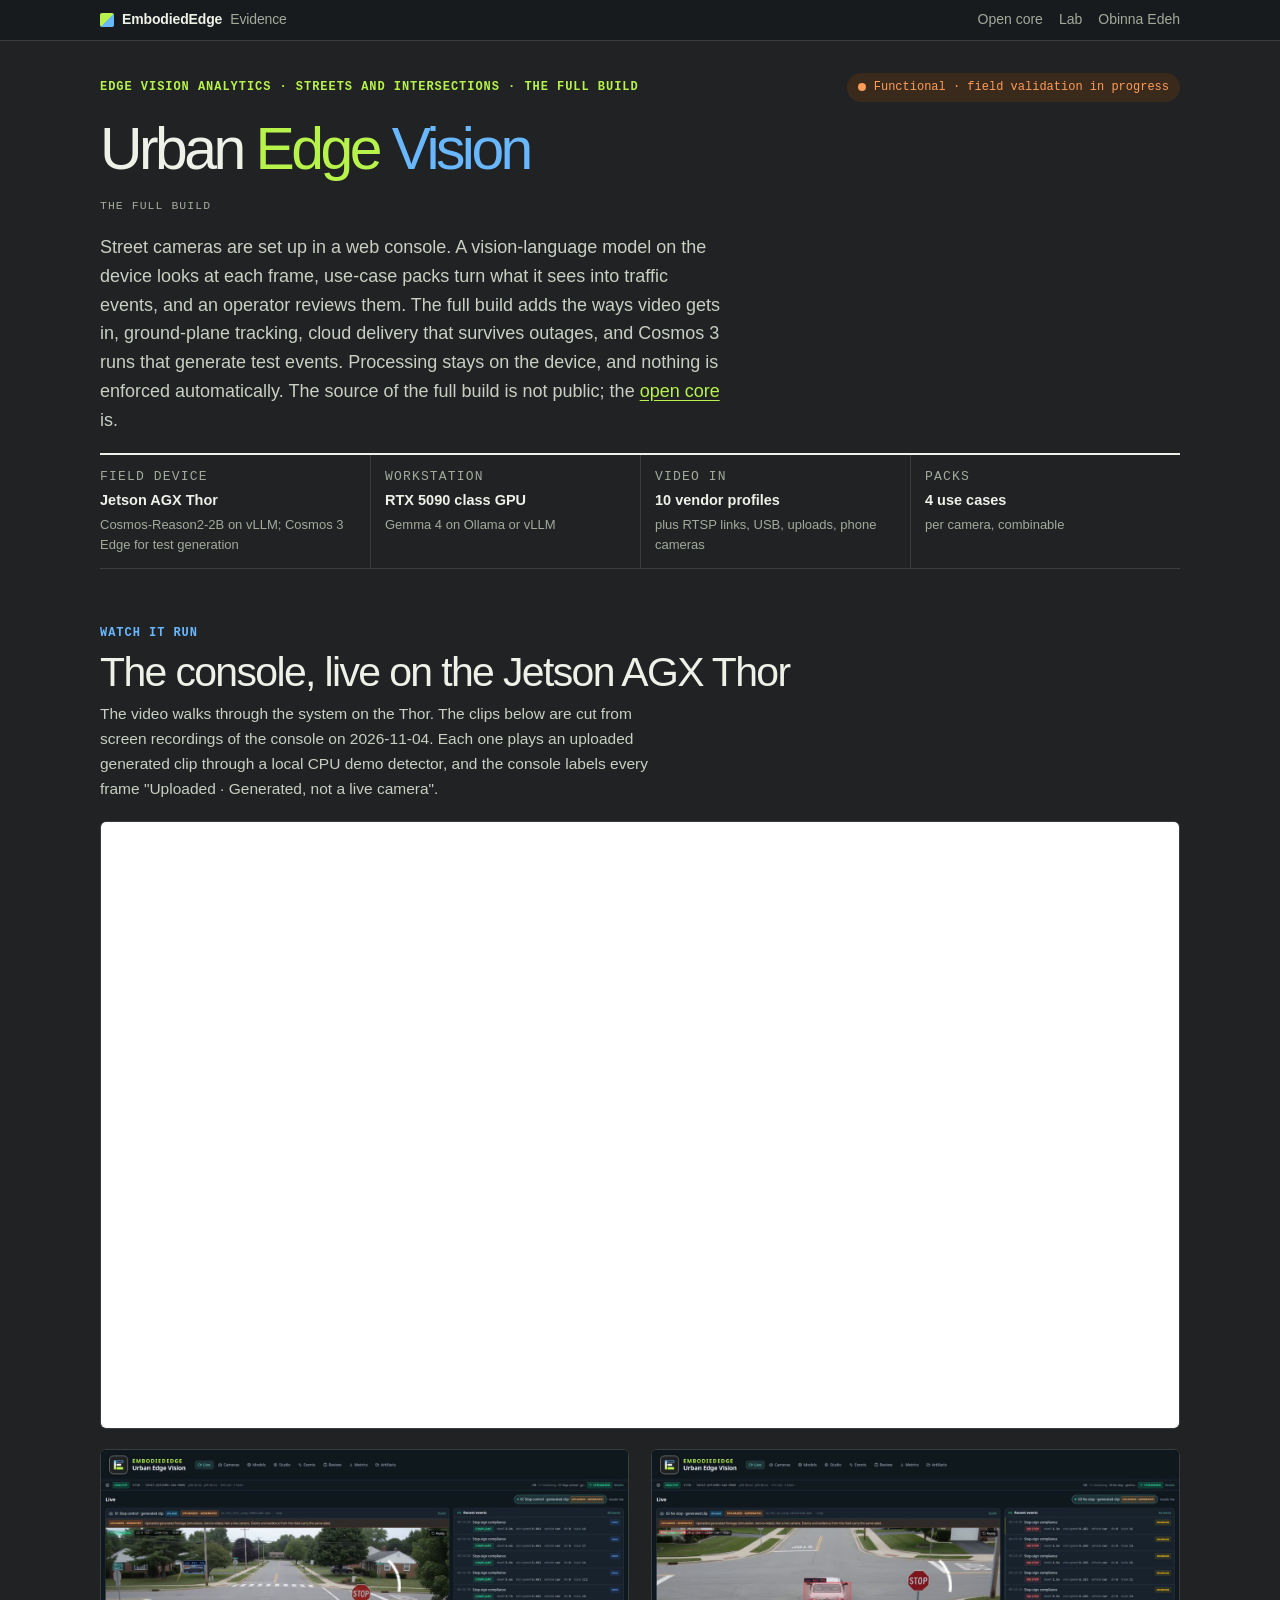
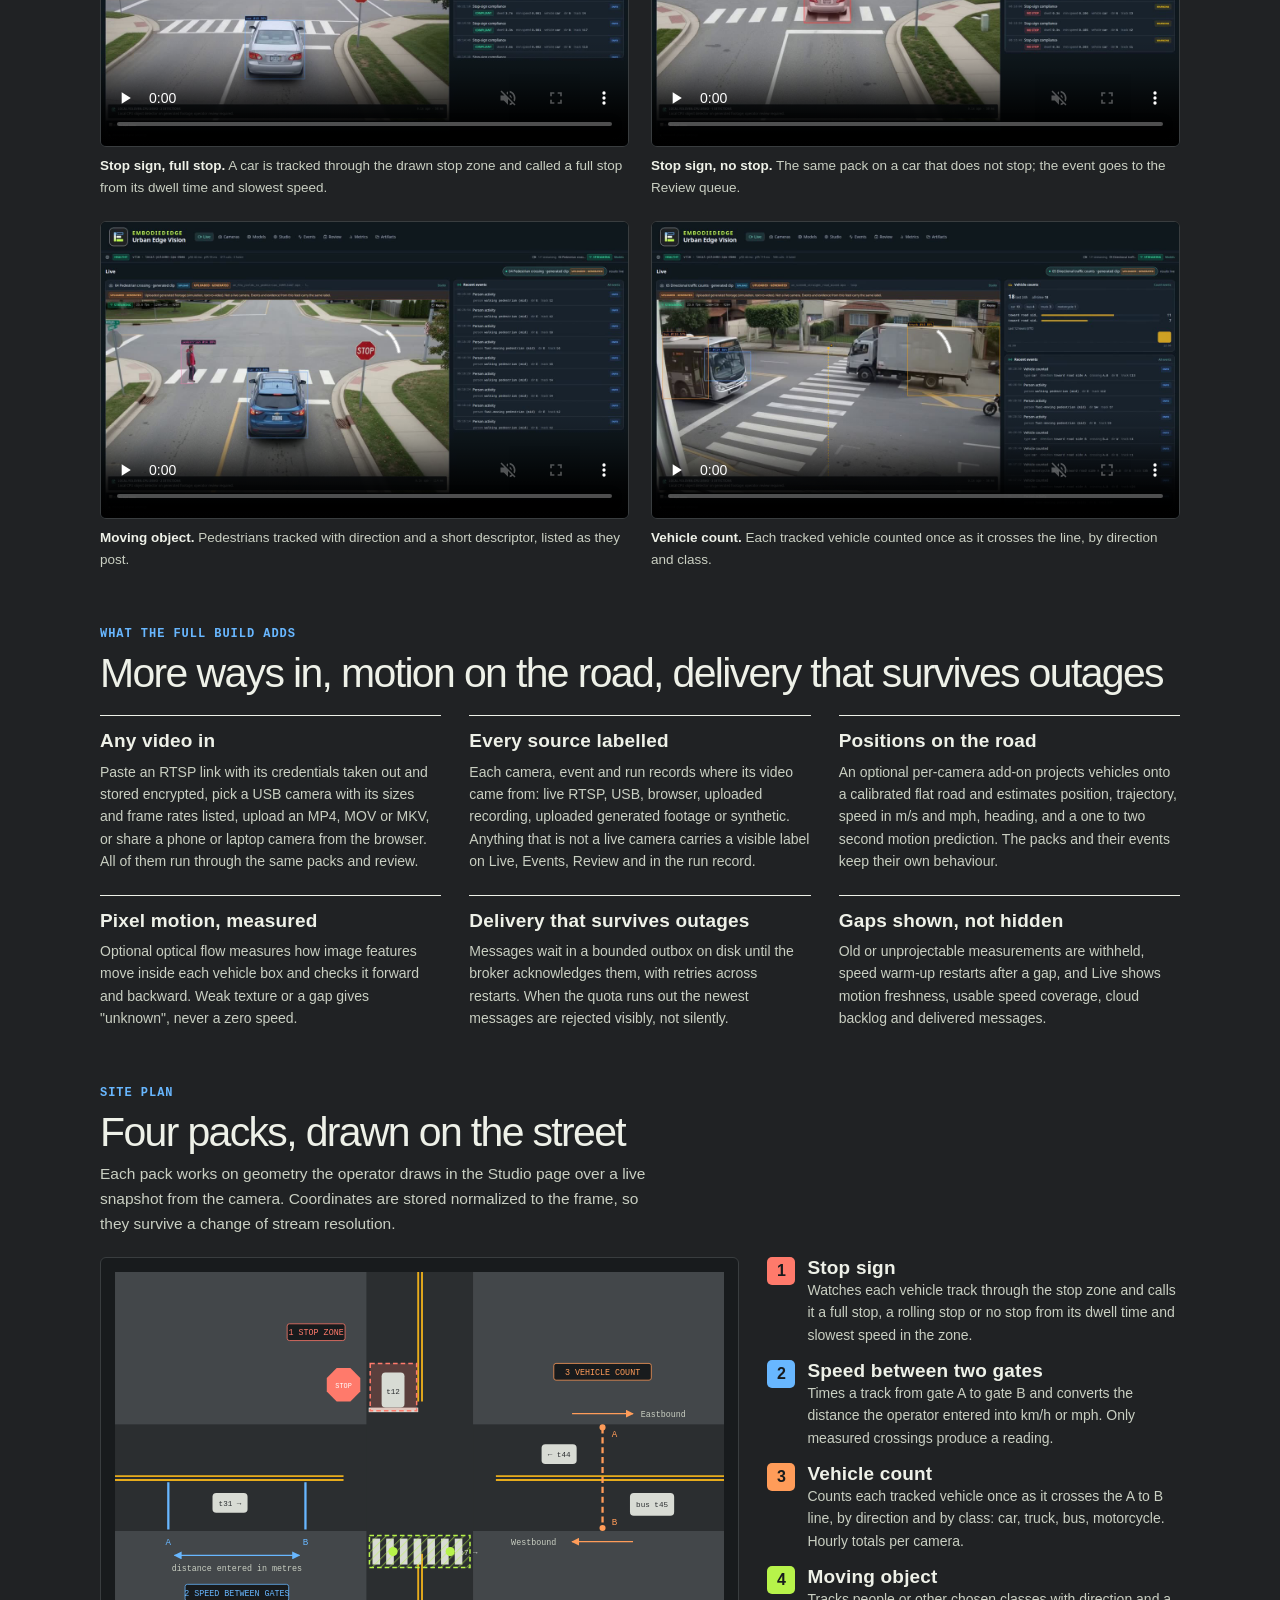
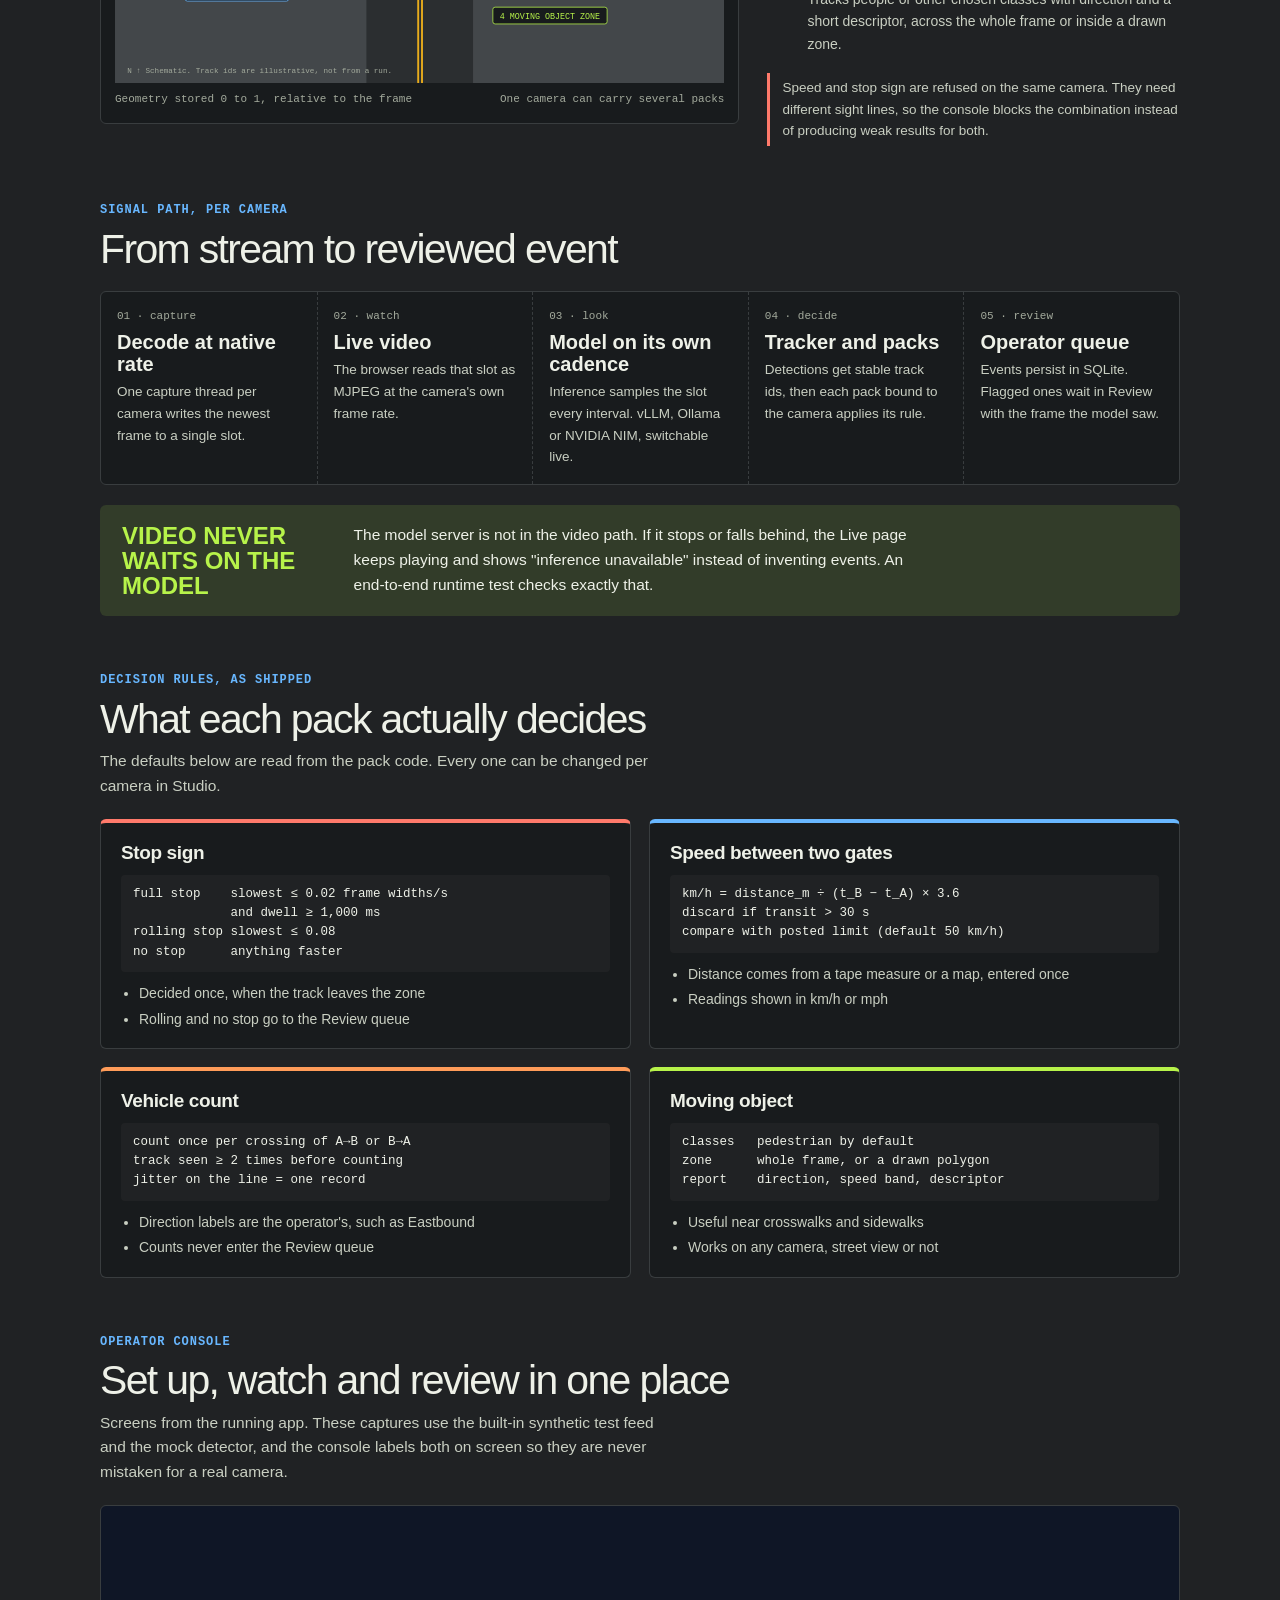
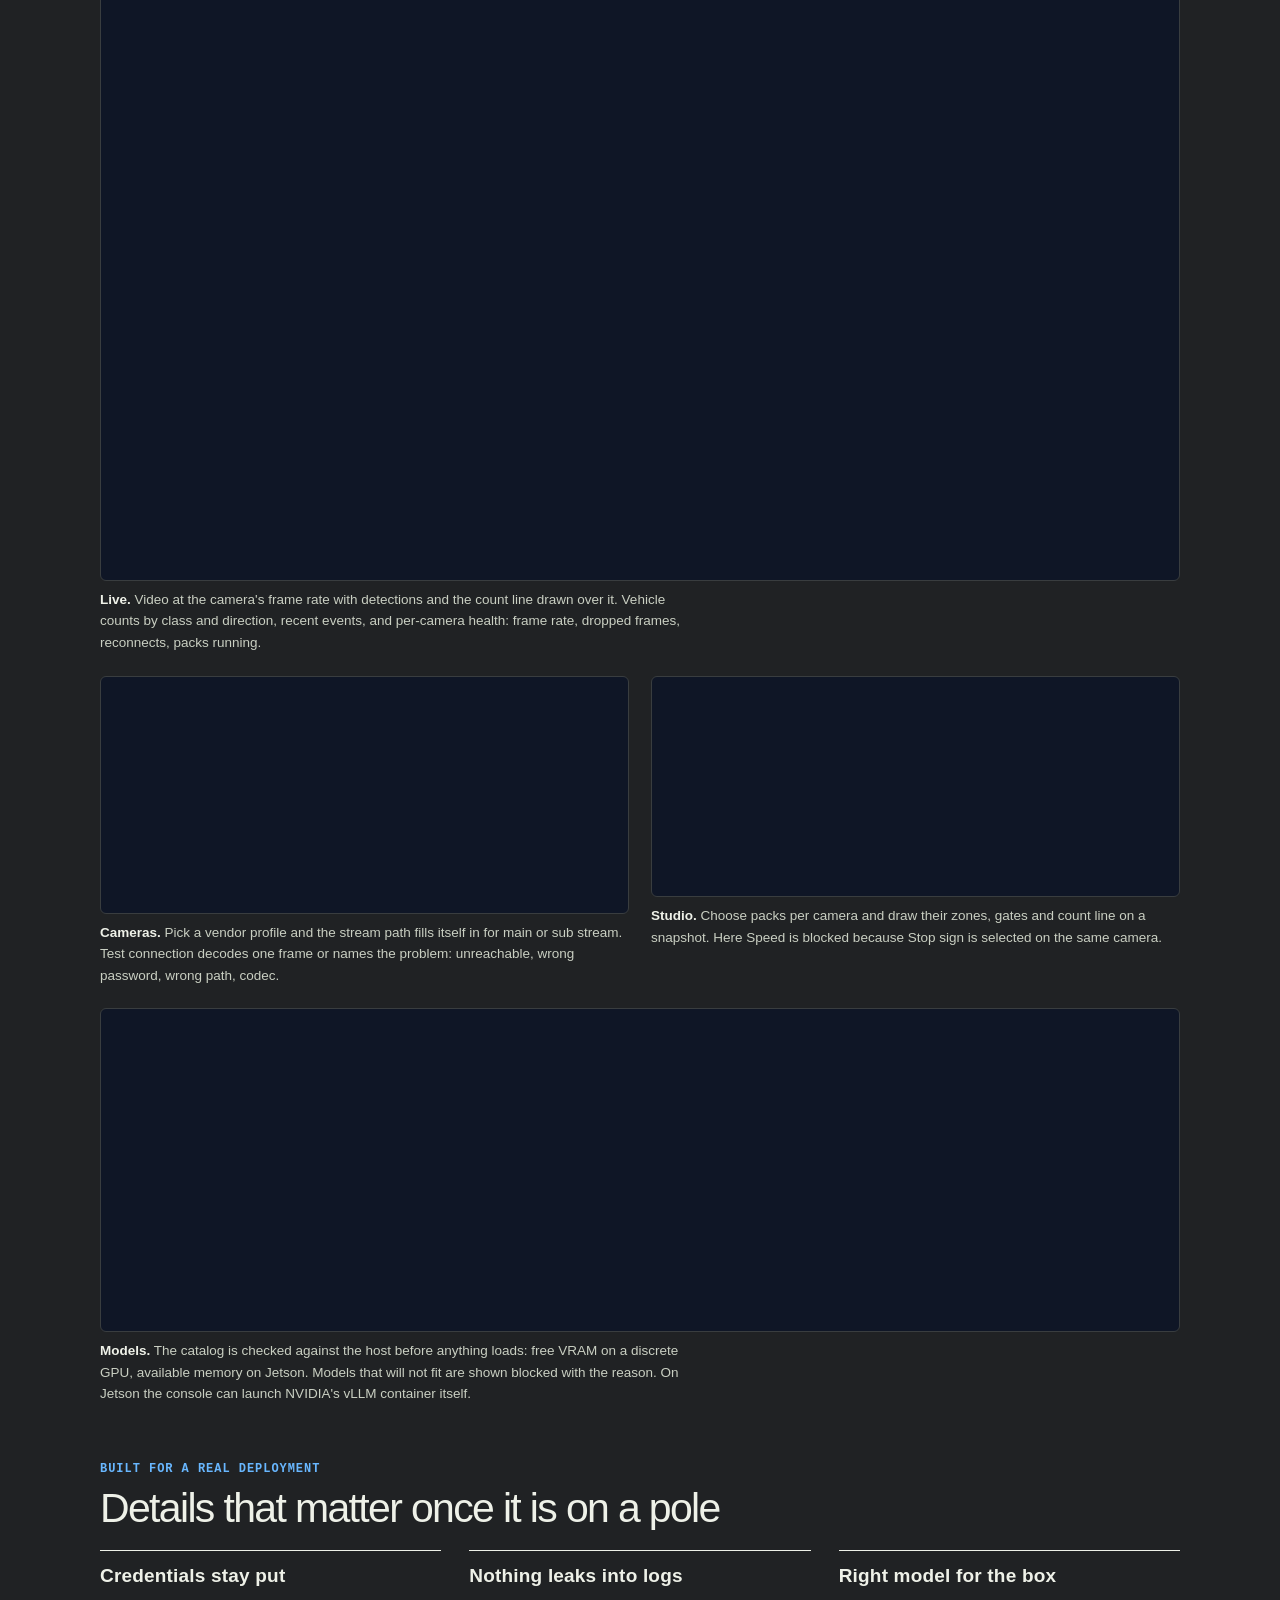
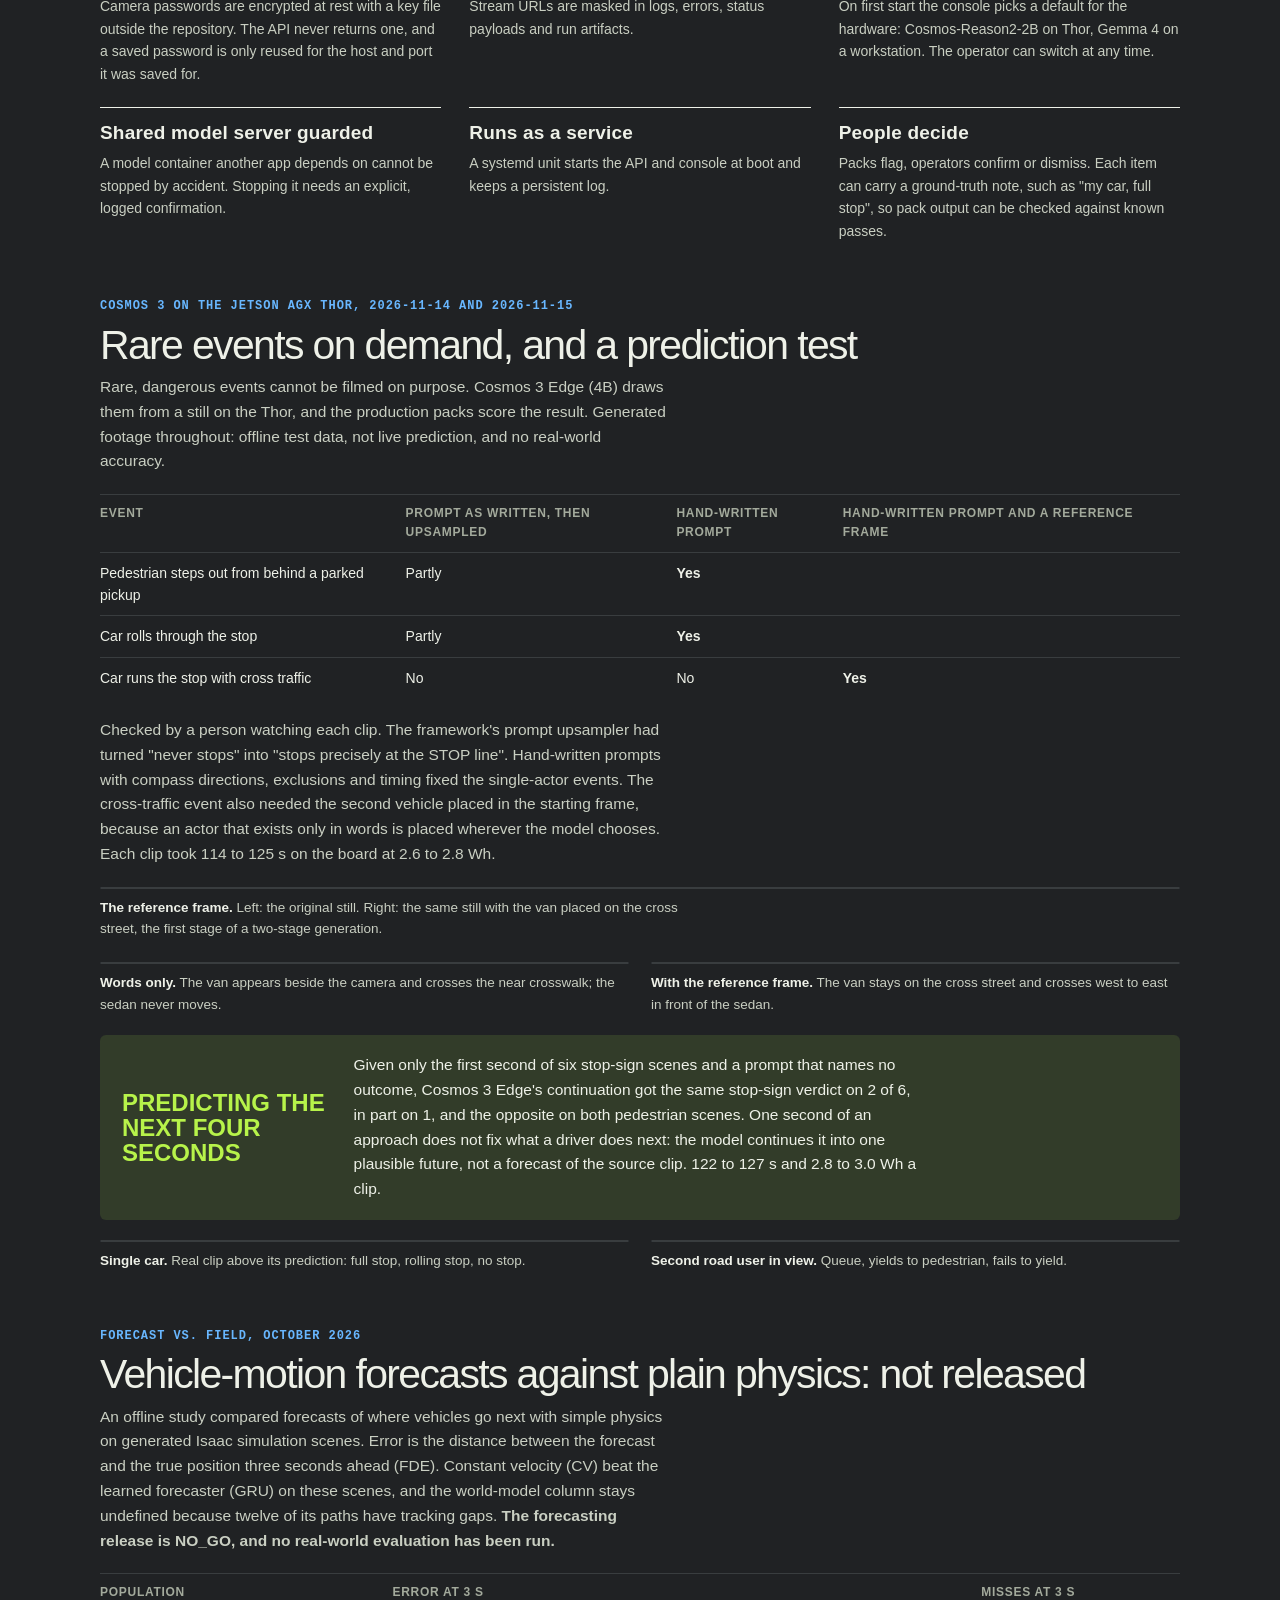
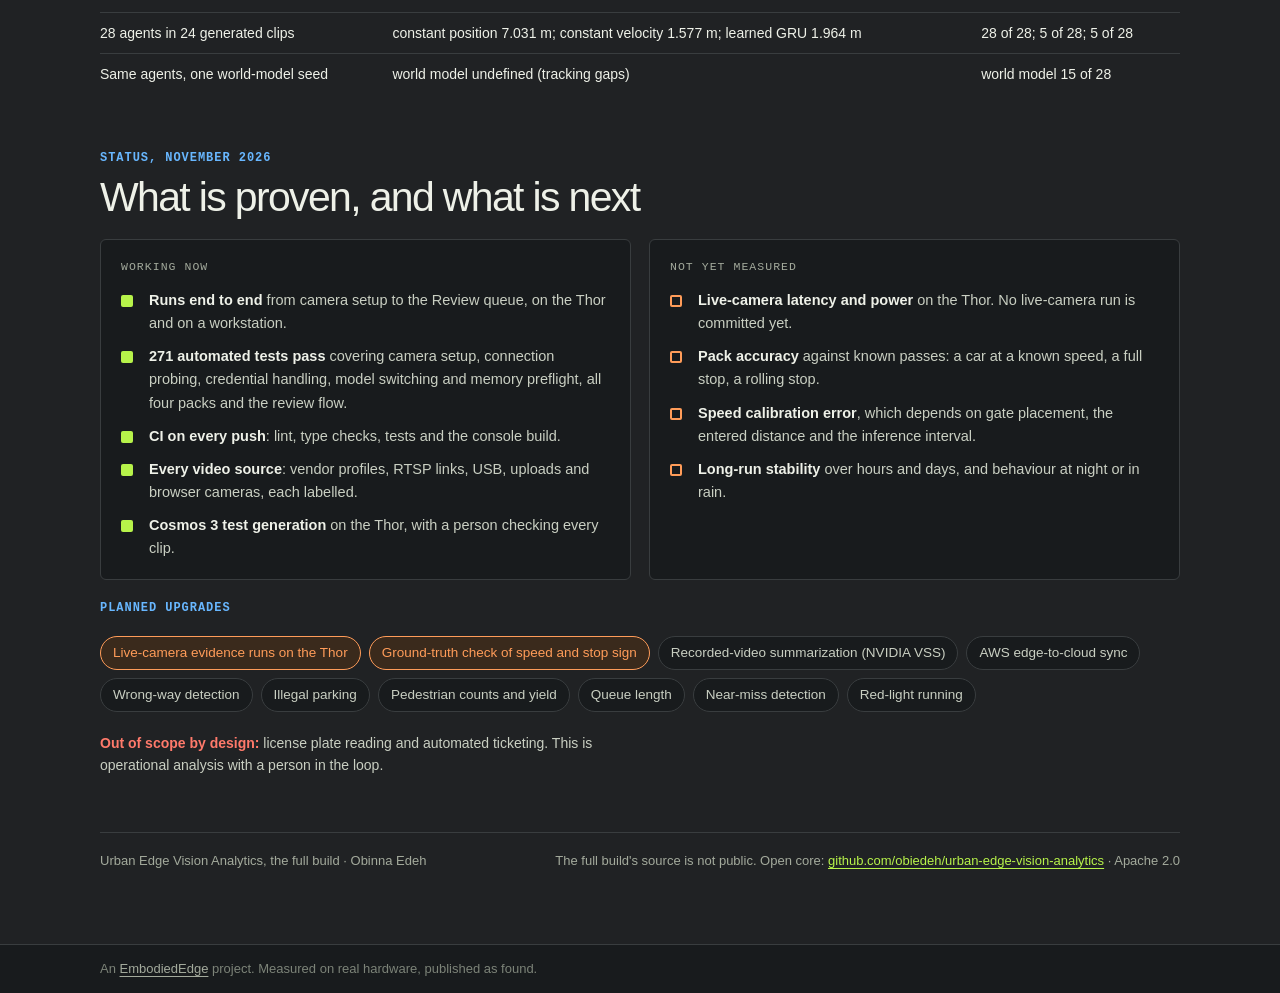
<file: urban-edge-vision-analytics-pro.html>
<!doctype html>
<html lang="en">
<head>
<meta charset="utf-8">
<meta name="viewport" content="width=device-width, initial-scale=1">
<title>Moved: the full build</title>
<link rel="canonical" href="https://obiedeh.github.io/urban-edge-vision-analytics-full-build.html">
<meta http-equiv="refresh" content="0; url=/urban-edge-vision-analytics-full-build.html">
<meta name="robots" content="noindex">
</head>
<body>
<p>This page has moved to <a href="/urban-edge-vision-analytics-full-build.html">the full build</a>.</p>
</body>
</html>
</file>
<file: assets/index-headshot-b433e30.css>
/*! tailwindcss v4.2.1 | MIT License | https://tailwindcss.com */
@layer theme{:root,:host{--font-sans:ui-sans-serif, system-ui, sans-serif, "Apple Color Emoji", "Segoe UI Emoji", "Segoe UI Symbol", "Noto Color Emoji";--font-mono:ui-monospace, SFMono-Regular, Menlo, Monaco, Consolas, "Liberation Mono", "Courier New", monospace;--spacing:.25rem;--default-font-family:var(--font-sans);--default-mono-font-family:var(--font-mono)}}@layer base{*,:after,:before,::backdrop{box-sizing:border-box;border:0 solid;margin:0;padding:0}::file-selector-button{box-sizing:border-box;border:0 solid;margin:0;padding:0}html,:host{-webkit-text-size-adjust:100%;tab-size:4;line-height:1.5;font-family:var(--default-font-family,ui-sans-serif, system-ui, sans-serif, "Apple Color Emoji", "Segoe UI Emoji", "Segoe UI Symbol", "Noto Color Emoji");font-feature-settings:var(--default-font-feature-settings,normal);font-variation-settings:var(--default-font-variation-settings,normal);-webkit-tap-highlight-color:transparent}hr{height:0;color:inherit;border-top-width:1px}abbr:where([title]){-webkit-text-decoration:underline dotted;text-decoration:underline dotted}h1,h2,h3,h4,h5,h6{font-size:inherit;font-weight:inherit}a{color:inherit;-webkit-text-decoration:inherit;-webkit-text-decoration:inherit;-webkit-text-decoration:inherit;-webkit-text-decoration:inherit;text-decoration:inherit}b,strong{font-weight:bolder}code,kbd,samp,pre{font-family:var(--default-mono-font-family,ui-monospace, SFMono-Regular, Menlo, Monaco, Consolas, "Liberation Mono", "Courier New", monospace);font-feature-settings:var(--default-mono-font-feature-settings,normal);font-variation-settings:var(--default-mono-font-variation-settings,normal);font-size:1em}small{font-size:80%}sub,sup{vertical-align:baseline;font-size:75%;line-height:0;position:relative}sub{bottom:-.25em}sup{top:-.5em}table{text-indent:0;border-color:inherit;border-collapse:collapse}:-moz-focusring{outline:auto}progress{vertical-align:baseline}summary{display:list-item}ol,ul,menu{list-style:none}img,svg,video,canvas,audio,iframe,embed,object{vertical-align:middle;display:block}img,video{max-width:100%;height:auto}button,input,select,optgroup,textarea{font:inherit;font-feature-settings:inherit;font-variation-settings:inherit;letter-spacing:inherit;color:inherit;opacity:1;background-color:#0000;border-radius:0}::file-selector-button{font:inherit;font-feature-settings:inherit;font-variation-settings:inherit;letter-spacing:inherit;color:inherit;opacity:1;background-color:#0000;border-radius:0}:where(select:is([multiple],[size])) optgroup{font-weight:bolder}:where(select:is([multiple],[size])) optgroup option{padding-inline-start:20px}::file-selector-button{margin-inline-end:4px}::placeholder{opacity:1}@supports (not ((-webkit-appearance:-apple-pay-button))) or (contain-intrinsic-size:1px){::placeholder{color:currentColor}@supports (color:color-mix(in lab, red, red)){::placeholder{color:color-mix(in oklab, currentcolor 50%, transparent)}}}textarea{resize:vertical}::-webkit-search-decoration{-webkit-appearance:none}::-webkit-date-and-time-value{min-height:1lh;text-align:inherit}::-webkit-datetime-edit{display:inline-flex}::-webkit-datetime-edit-fields-wrapper{padding:0}::-webkit-datetime-edit{padding-block:0}::-webkit-datetime-edit-year-field{padding-block:0}::-webkit-datetime-edit-month-field{padding-block:0}::-webkit-datetime-edit-day-field{padding-block:0}::-webkit-datetime-edit-hour-field{padding-block:0}::-webkit-datetime-edit-minute-field{padding-block:0}::-webkit-datetime-edit-second-field{padding-block:0}::-webkit-datetime-edit-millisecond-field{padding-block:0}::-webkit-datetime-edit-meridiem-field{padding-block:0}::-webkit-calendar-picker-indicator{line-height:1}:-moz-ui-invalid{box-shadow:none}button,input:where([type=button],[type=reset],[type=submit]){appearance:button}::file-selector-button{appearance:button}::-webkit-inner-spin-button{height:auto}::-webkit-outer-spin-button{height:auto}[hidden]:where(:not([hidden=until-found])){display:none!important}}@layer components;@layer utilities{.relative{position:relative}.start{inset-inline-start:var(--spacing)}.table{display:table}.delay-1{transition-delay:1ms}.delay-2{transition-delay:2ms}.delay-3{transition-delay:3ms}}:root{--ink:#eef1e8;--muted:#a3aa9c;--bg:#202224;--panel:#181b1d;--line:#393d3f;--lime:#b7f34a;--blue:#68b7ff;--orange:#ff9c59}*{box-sizing:border-box}html{scroll-behavior:smooth}body{background:var(--bg);color:var(--ink);margin:0;font-family:Arial,Helvetica,sans-serif}a{color:inherit;text-decoration:none}.shell{width:min(1180px,100% - 48px);margin-inline:auto}.nav{border-bottom:1px solid var(--line);justify-content:space-between;align-items:center;height:84px;display:flex}.brand{letter-spacing:-.02em;align-items:center;gap:13px;font-weight:700;display:flex}.brand-mark{background:var(--lime);color:#111;border-radius:50%;place-items:center;width:36px;height:36px;font:800 12px/1 Arial;display:grid}nav{color:var(--muted);gap:34px;font-size:14px;display:flex}nav a:hover,.contact-links a:hover{color:var(--lime)}.nav-cta{font:700 13px/1 var(--font-geist-mono), monospace;border:1px solid var(--line);padding:13px 16px}.hero{min-height:820px;padding:94px 0 76px;position:relative;overflow:hidden}.eyebrow,.section-kicker{font:600 12px/1.2 var(--font-geist-mono), monospace;letter-spacing:.12em;color:var(--lime)}.eyebrow{align-items:center;gap:10px;display:flex}.eyebrow span{background:var(--lime);width:8px;height:8px;box-shadow:0 0 18px var(--lime);border-radius:50%}.hero h1{letter-spacing:-.065em;max-width:1100px;margin:32px 0 48px;font-size:clamp(56px,8vw,112px);font-weight:500;line-height:.92}.hero h1 em{color:var(--lime);background:linear-gradient(90deg,var(--lime) 0%,#efffcf 42%,var(--lime) 72%);-webkit-text-fill-color:transparent;background-size:220% 100%;-webkit-background-clip:text;background-clip:text;font-style:normal;animation:4.8s ease-in-out 1.4s infinite signal-sweep}.type-line{opacity:0;animation:.9s cubic-bezier(.16,1,.3,1) forwards type-rise;display:block;transform:translateY(105%)}.delay-1{animation-delay:80ms}.delay-2{animation-delay:.2s}.delay-3{animation-delay:.32s}.hero-portrait{background:var(--bg);width:375px;aspect-ratio:1/1;position:absolute;top:250px;right:32px;overflow:hidden}.hero-portrait img{width:100%;height:100%;object-fit:cover;display:block}.hero-bottom{grid-template-columns:1fr 1fr;align-items:end;gap:80px;display:grid}.hero-bottom>p{max-width:590px;color:var(--muted);margin:0;font-size:20px;line-height:1.6}.hero-actions{flex-wrap:wrap;justify-content:flex-end;gap:12px;display:flex}.button{align-items:center;gap:30px;min-height:52px;padding:0 20px;font-size:14px;font-weight:700;display:inline-flex}.button.primary{background:var(--lime);color:#111}.button.ghost{border:1px solid var(--line);color:var(--ink)}.credibility-strip{border-top:1px solid var(--line);border-bottom:1px solid var(--line);grid-template-columns:repeat(3,1fr);margin-top:54px;display:grid}.credibility-strip div{border-right:1px solid var(--line);padding:20px 24px 20px 0}.credibility-strip div+div{padding-left:24px}.credibility-strip div:last-child{border-right:0}.credibility-strip span,.credibility-strip strong{display:block}.credibility-strip span{font:10px var(--font-geist-mono),monospace;letter-spacing:.1em;color:#687069;margin-bottom:8px}.credibility-strip strong{color:var(--muted);font-size:14px;font-weight:600}.credibility-strip div:nth-child(2){position:relative}.credibility-strip div:nth-child(2):before{content:"";background:var(--blue);width:54px;height:2px;position:absolute;top:-1px;left:24px;box-shadow:0 0 16px #68b7ff59}.signal{border:1px solid var(--line);background-color:#0000;background-image:linear-gradient(90deg,#0000 24px,#ffffff06 25px),linear-gradient(#0000 24px,#ffffff06 25px);background-position:0 0,0 0;background-repeat:repeat,repeat;background-size:25px 25px;background-attachment:scroll,scroll;background-origin:padding-box,padding-box;background-clip:border-box,border-box;height:220px;margin-top:80px;position:relative;overflow:hidden}.signal-label{font:11px var(--font-geist-mono),monospace;color:var(--muted);position:absolute;top:16px;left:18px}.signal-grid{position:absolute;inset:35px 30px 42px}.robot-glyph{color:var(--lime);font-size:70px;position:absolute;top:26%;left:4%;transform:rotate(-20deg)}.signal-line{transform-origin:0;background:linear-gradient(90deg,var(--lime),transparent);height:1px;position:absolute}.one{width:72%;top:48%;left:16%;transform:rotate(-8deg)}.two{background:linear-gradient(90deg,var(--blue),transparent);width:60%;top:48%;left:16%;transform:rotate(12deg)}.three{background:linear-gradient(90deg,var(--orange),transparent);width:36%;top:42%;left:48%;transform:rotate(24deg)}.signal-dot{border-radius:50%;width:9px;height:9px;position:absolute;box-shadow:0 0 20px}.d1{background:var(--lime);color:var(--lime);top:38%;left:48%}.d2{background:var(--blue);color:var(--blue);top:63%;left:73%}.d3{background:var(--orange);color:var(--orange);top:54%;left:84%}.signal-meta{color:#6e776f;font:10px var(--font-geist-mono),monospace;letter-spacing:.1em;justify-content:space-between;display:flex;position:absolute;bottom:14px;left:18px;right:18px}.manifesto{border-top:1px solid var(--line);padding:120px 0}.manifesto-grid{grid-template-columns:1fr;gap:44px;margin-top:42px;display:grid}.manifesto-grid>div{max-width:860px}.manifesto h2,.section-head h2,.proof h2,footer h2{letter-spacing:-.045em;margin:0;font-size:clamp(42px,5vw,70px);font-weight:500;line-height:1}.manifesto p{color:var(--muted);margin:0 0 24px;font-size:17px;line-height:1.75}.manifesto .lead{color:var(--ink);font-size:24px;line-height:1.4}.manifesto>.section-kicker,.capabilities>.section-kicker,footer .section-kicker{color:var(--blue)}.kinetic-title{transition:letter-spacing .55s cubic-bezier(.16,1,.3,1),transform .55s cubic-bezier(.16,1,.3,1);display:inline-block;position:relative}.kinetic-copy{color:var(--lime);clip-path:inset(100% 0 0);pointer-events:none;transition:clip-path .55s cubic-bezier(.16,1,.3,1);position:absolute;inset:0}.kinetic-title:hover{letter-spacing:-.06em;transform:translate(4px)}.kinetic-title:hover .kinetic-copy{clip-path:inset(0)}.dark-title .kinetic-copy{color:var(--blue)}.work{border-top:1px solid var(--line);padding:120px 0}.section-head{justify-content:space-between;align-items:end;gap:60px;margin-bottom:54px;display:flex}.section-head h2{margin-top:18px}.section-head>p{max-width:420px;color:var(--muted);line-height:1.6}.project-list{border-top:1px solid var(--line)}.project-card{border-bottom:1px solid var(--line);grid-template-columns:80px 1fr 60px;gap:28px;padding:42px 0;transition:all .35s cubic-bezier(.16,1,.3,1);display:grid}.project-card:hover{background:#25282a;padding-left:16px}.project-number{color:var(--muted);font:12px var(--font-geist-mono),monospace}.project-copy h3{letter-spacing:-.035em;margin:0 0 12px;font-size:32px;transition:letter-spacing .45s cubic-bezier(.16,1,.3,1),color .3s}.project-card:hover h3{letter-spacing:-.055em}.project-card.lime:hover h3{color:var(--lime)}.project-card.blue:hover h3{color:var(--blue)}.project-card.orange:hover h3{color:var(--orange)}.project-copy p{max-width:730px;color:var(--muted);margin:0;font-size:16px;line-height:1.6}.tags{flex-wrap:wrap;gap:8px;margin-top:22px;display:flex}.tags span{border:1px solid var(--line);font:10px var(--font-geist-mono),monospace;color:var(--muted);text-transform:uppercase;letter-spacing:.08em;padding:7px 10px}.project-arrow{justify-self:end;font-size:28px;transition:transform .4s cubic-bezier(.16,1,.3,1)}.project-card:hover .project-arrow{transform:translate(6px,-6px)}.project-card.lime:hover .project-arrow{color:var(--lime)}.project-card.blue:hover .project-arrow{color:var(--blue)}.project-card.orange:hover .project-arrow{color:var(--orange)}.project-card.blue .project-number{color:var(--blue)}.capabilities{padding:120px 0}.capability-grid{border-top:1px solid var(--line);border-left:1px solid var(--line);grid-template-columns:repeat(2,1fr);margin-top:42px;display:grid}.capability-grid article{border-right:1px solid var(--line);border-bottom:1px solid var(--line);min-height:250px;padding:34px}.capability-grid article>span{color:var(--lime);font:11px var(--font-geist-mono),monospace}.capability-grid h3{margin:54px 0 12px;font-size:27px}.capability-grid p{max-width:430px;color:var(--muted);margin:0;line-height:1.6}.capability-grid article:nth-child(2)>span{color:var(--blue)}.proof{padding:0 0 120px}.proof-card{color:var(--ink);background:linear-gradient(135deg,#68b7ff17,#0000 58%),#1b2629;border:1px solid #68b7ff52;padding:68px;position:relative;overflow:hidden;box-shadow:inset 0 1px #68b7ff1f}.proof-card:before{content:"";filter:blur(70px);pointer-events:none;background:#68b7ff1a;border-radius:50%;width:260px;height:260px;position:absolute;top:-120px;right:-90px}.proof-card .section-kicker{color:var(--blue)}.proof-card h2{margin:20px 0 52px}.metrics{border-top:1px solid #68b7ff33;border-bottom:1px solid #68b7ff33;grid-template-columns:repeat(4,1fr);margin-bottom:38px;display:grid}.metrics div{border-right:1px solid #68b7ff29;padding:28px 20px 28px 0}.metrics div+div{padding-left:22px}.metrics div:last-child{border-right:0}.metrics strong,.metrics span{display:block}.metrics strong{font-size:20px}.metrics span{color:#8eaab3;margin-top:7px;font-size:12px}.proof-card>a{color:var(--blue);gap:14px;font-size:14px;font-weight:800;display:inline-flex;position:relative}footer{border-top:1px solid var(--line);background:#090b0a;padding:100px 0 32px}.footer-grid{grid-template-columns:1.4fr 1fr;gap:90px;display:grid}.footer-grid h2{max-width:760px;margin-top:22px}.contact-intent{max-width:650px;color:var(--muted);margin:26px 0 0;font-size:16px;line-height:1.6}.contact-links{flex-direction:column;justify-content:end;display:flex}.contact-links a{border-bottom:1px solid var(--line);color:var(--muted);justify-content:space-between;padding:20px 0;display:flex}.footer-bottom{color:#687069;border-top:1px solid var(--line);justify-content:space-between;margin-top:90px;padding-top:24px;font-size:12px;display:flex}.contact-links a:nth-child(2):hover{color:var(--blue)}@media (width<=1280px) and (width>760px){.hero h1{padding-right:430px}}@media (width<=760px){.hero-portrait{position:relative;top:auto;right:auto;width:min(360px,88vw);margin:0 0 34px}.hero-portrait img{object-fit:cover}.shell{width:min(100% - 28px,1180px)}nav{display:none}.nav-cta{padding:11px}.hero{min-height:auto;padding-top:62px}.hero h1{font-size:56px}.hero-bottom,.manifesto-grid,.footer-grid{grid-template-columns:1fr;gap:34px}.hero-actions{justify-content:flex-start}.credibility-strip{grid-template-columns:1fr}.credibility-strip div,.credibility-strip div+div{border-right:0;border-bottom:1px solid var(--line);padding:16px 0}.credibility-strip div:last-child{border-bottom:0}.signal{height:180px;margin-top:56px}.section-head{display:block}.section-head>p{margin-top:24px}.project-card{grid-template-columns:40px 1fr}.project-arrow{display:none}.project-copy h3{font-size:25px}.capability-grid,.metrics{grid-template-columns:1fr}.capability-grid article{min-height:210px}.proof-card{padding:36px 24px}.metrics div,.metrics div+div{border-bottom:1px solid #00000029;border-right:0;padding:20px 0}.manifesto,.work,.capabilities{padding:82px 0}.footer-grid{gap:50px}.footer-grid h2{font-size:46px}}@keyframes type-rise{to{opacity:1;transform:translateY(0)}}@keyframes signal-sweep{0%,22%,to{background-position:100%}55%,75%{background-position:0}}@media (prefers-reduced-motion:reduce){html{scroll-behavior:auto}.project-card,.project-copy h3,.project-arrow,.kinetic-title,.kinetic-copy{transition:none}.type-line{opacity:1;animation:none;transform:none}.hero h1 em{animation:none}}
@media (width>760px){.hero h1{min-height:390px}}
</file>
<file: assets/index-headshot-e6ddef4.css>
/*! tailwindcss v4.2.1 | MIT License | https://tailwindcss.com */
@layer theme{:root,:host{--font-sans:ui-sans-serif, system-ui, sans-serif, "Apple Color Emoji", "Segoe UI Emoji", "Segoe UI Symbol", "Noto Color Emoji";--font-mono:ui-monospace, SFMono-Regular, Menlo, Monaco, Consolas, "Liberation Mono", "Courier New", monospace;--spacing:.25rem;--default-font-family:var(--font-sans);--default-mono-font-family:var(--font-mono)}}@layer base{*,:after,:before,::backdrop{box-sizing:border-box;border:0 solid;margin:0;padding:0}::file-selector-button{box-sizing:border-box;border:0 solid;margin:0;padding:0}html,:host{-webkit-text-size-adjust:100%;tab-size:4;line-height:1.5;font-family:var(--default-font-family,ui-sans-serif, system-ui, sans-serif, "Apple Color Emoji", "Segoe UI Emoji", "Segoe UI Symbol", "Noto Color Emoji");font-feature-settings:var(--default-font-feature-settings,normal);font-variation-settings:var(--default-font-variation-settings,normal);-webkit-tap-highlight-color:transparent}hr{height:0;color:inherit;border-top-width:1px}abbr:where([title]){-webkit-text-decoration:underline dotted;text-decoration:underline dotted}h1,h2,h3,h4,h5,h6{font-size:inherit;font-weight:inherit}a{color:inherit;-webkit-text-decoration:inherit;-webkit-text-decoration:inherit;-webkit-text-decoration:inherit;-webkit-text-decoration:inherit;text-decoration:inherit}b,strong{font-weight:bolder}code,kbd,samp,pre{font-family:var(--default-mono-font-family,ui-monospace, SFMono-Regular, Menlo, Monaco, Consolas, "Liberation Mono", "Courier New", monospace);font-feature-settings:var(--default-mono-font-feature-settings,normal);font-variation-settings:var(--default-mono-font-variation-settings,normal);font-size:1em}small{font-size:80%}sub,sup{vertical-align:baseline;font-size:75%;line-height:0;position:relative}sub{bottom:-.25em}sup{top:-.5em}table{text-indent:0;border-color:inherit;border-collapse:collapse}:-moz-focusring{outline:auto}progress{vertical-align:baseline}summary{display:list-item}ol,ul,menu{list-style:none}img,svg,video,canvas,audio,iframe,embed,object{vertical-align:middle;display:block}img,video{max-width:100%;height:auto}button,input,select,optgroup,textarea{font:inherit;font-feature-settings:inherit;font-variation-settings:inherit;letter-spacing:inherit;color:inherit;opacity:1;background-color:#0000;border-radius:0}::file-selector-button{font:inherit;font-feature-settings:inherit;font-variation-settings:inherit;letter-spacing:inherit;color:inherit;opacity:1;background-color:#0000;border-radius:0}:where(select:is([multiple],[size])) optgroup{font-weight:bolder}:where(select:is([multiple],[size])) optgroup option{padding-inline-start:20px}::file-selector-button{margin-inline-end:4px}::placeholder{opacity:1}@supports (not ((-webkit-appearance:-apple-pay-button))) or (contain-intrinsic-size:1px){::placeholder{color:currentColor}@supports (color:color-mix(in lab, red, red)){::placeholder{color:color-mix(in oklab, currentcolor 50%, transparent)}}}textarea{resize:vertical}::-webkit-search-decoration{-webkit-appearance:none}::-webkit-date-and-time-value{min-height:1lh;text-align:inherit}::-webkit-datetime-edit{display:inline-flex}::-webkit-datetime-edit-fields-wrapper{padding:0}::-webkit-datetime-edit{padding-block:0}::-webkit-datetime-edit-year-field{padding-block:0}::-webkit-datetime-edit-month-field{padding-block:0}::-webkit-datetime-edit-day-field{padding-block:0}::-webkit-datetime-edit-hour-field{padding-block:0}::-webkit-datetime-edit-minute-field{padding-block:0}::-webkit-datetime-edit-second-field{padding-block:0}::-webkit-datetime-edit-millisecond-field{padding-block:0}::-webkit-datetime-edit-meridiem-field{padding-block:0}::-webkit-calendar-picker-indicator{line-height:1}:-moz-ui-invalid{box-shadow:none}button,input:where([type=button],[type=reset],[type=submit]){appearance:button}::file-selector-button{appearance:button}::-webkit-inner-spin-button{height:auto}::-webkit-outer-spin-button{height:auto}[hidden]:where(:not([hidden=until-found])){display:none!important}}@layer components;@layer utilities{.relative{position:relative}.start{inset-inline-start:var(--spacing)}.table{display:table}.delay-1{transition-delay:1ms}.delay-2{transition-delay:2ms}.delay-3{transition-delay:3ms}}:root{--ink:#eef1e8;--muted:#a3aa9c;--bg:#202224;--panel:#181b1d;--line:#393d3f;--lime:#b7f34a;--blue:#68b7ff;--orange:#ff9c59}*{box-sizing:border-box}html{scroll-behavior:smooth}body{background:var(--bg);color:var(--ink);margin:0;font-family:Arial,Helvetica,sans-serif}a{color:inherit;text-decoration:none}.shell{width:min(1180px,100% - 48px);margin-inline:auto}.nav{border-bottom:1px solid var(--line);justify-content:space-between;align-items:center;height:84px;display:flex}.brand{letter-spacing:-.02em;align-items:center;gap:13px;font-weight:700;display:flex}.brand-mark{background:var(--lime);color:#111;border-radius:50%;place-items:center;width:36px;height:36px;font:800 12px/1 Arial;display:grid}nav{color:var(--muted);gap:34px;font-size:14px;display:flex}nav a:hover,.contact-links a:hover{color:var(--lime)}.nav-cta{font:700 13px/1 var(--font-geist-mono), monospace;border:1px solid var(--line);padding:13px 16px}.hero{min-height:820px;padding:94px 0 76px;position:relative;overflow:hidden}.eyebrow,.section-kicker{font:600 12px/1.2 var(--font-geist-mono), monospace;letter-spacing:.12em;color:var(--lime)}.eyebrow{align-items:center;gap:10px;display:flex}.eyebrow span{background:var(--lime);width:8px;height:8px;box-shadow:0 0 18px var(--lime);border-radius:50%}.hero h1{letter-spacing:-.065em;max-width:1100px;margin:32px 0 48px;font-size:clamp(56px,8vw,112px);font-weight:500;line-height:.92}.hero h1 em{color:var(--lime);background:linear-gradient(90deg,var(--lime) 0%,#efffcf 42%,var(--lime) 72%);-webkit-text-fill-color:transparent;background-size:220% 100%;-webkit-background-clip:text;background-clip:text;font-style:normal;animation:4.8s ease-in-out 1.4s infinite signal-sweep}.type-line{opacity:0;animation:.9s cubic-bezier(.16,1,.3,1) forwards type-rise;display:block;transform:translateY(105%)}.delay-1{animation-delay:80ms}.delay-2{animation-delay:.2s}.delay-3{animation-delay:.32s}.hero-portrait{background:var(--bg);width:375px;aspect-ratio:1/1;position:absolute;top:250px;right:32px;overflow:hidden}.hero-portrait img{width:100%;height:100%;object-fit:cover;display:block}.hero-bottom{grid-template-columns:1fr 1fr;align-items:end;gap:80px;display:grid}.hero-bottom>p{max-width:590px;color:var(--muted);margin:0;font-size:20px;line-height:1.6}.hero-actions{flex-wrap:wrap;justify-content:flex-end;gap:12px;display:flex}.button{align-items:center;gap:30px;min-height:52px;padding:0 20px;font-size:14px;font-weight:700;display:inline-flex}.button.primary{background:var(--lime);color:#111}.button.ghost{border:1px solid var(--line);color:var(--ink)}.credibility-strip{border-top:1px solid var(--line);border-bottom:1px solid var(--line);grid-template-columns:repeat(3,1fr);margin-top:54px;display:grid}.credibility-strip div{border-right:1px solid var(--line);padding:20px 24px 20px 0}.credibility-strip div+div{padding-left:24px}.credibility-strip div:last-child{border-right:0}.credibility-strip span,.credibility-strip strong{display:block}.credibility-strip span{font:10px var(--font-geist-mono),monospace;letter-spacing:.1em;color:#687069;margin-bottom:8px}.credibility-strip strong{color:var(--muted);font-size:14px;font-weight:600}.credibility-strip div:nth-child(2){position:relative}.credibility-strip div:nth-child(2):before{content:"";background:var(--blue);width:54px;height:2px;position:absolute;top:-1px;left:24px;box-shadow:0 0 16px #68b7ff59}.signal{border:1px solid var(--line);background-color:#0000;background-image:linear-gradient(90deg,#0000 24px,#ffffff06 25px),linear-gradient(#0000 24px,#ffffff06 25px);background-position:0 0,0 0;background-repeat:repeat,repeat;background-size:25px 25px;background-attachment:scroll,scroll;background-origin:padding-box,padding-box;background-clip:border-box,border-box;height:220px;margin-top:80px;position:relative;overflow:hidden}.signal-label{font:11px var(--font-geist-mono),monospace;color:var(--muted);position:absolute;top:16px;left:18px}.signal-grid{position:absolute;inset:35px 30px 42px}.robot-glyph{color:var(--lime);font-size:70px;position:absolute;top:26%;left:4%;transform:rotate(-20deg)}.signal-line{transform-origin:0;background:linear-gradient(90deg,var(--lime),transparent);height:1px;position:absolute}.one{width:72%;top:48%;left:16%;transform:rotate(-8deg)}.two{background:linear-gradient(90deg,var(--blue),transparent);width:60%;top:48%;left:16%;transform:rotate(12deg)}.three{background:linear-gradient(90deg,var(--orange),transparent);width:36%;top:42%;left:48%;transform:rotate(24deg)}.signal-dot{border-radius:50%;width:9px;height:9px;position:absolute;box-shadow:0 0 20px}.d1{background:var(--lime);color:var(--lime);top:38%;left:48%}.d2{background:var(--blue);color:var(--blue);top:63%;left:73%}.d3{background:var(--orange);color:var(--orange);top:54%;left:84%}.signal-meta{color:#6e776f;font:10px var(--font-geist-mono),monospace;letter-spacing:.1em;justify-content:space-between;display:flex;position:absolute;bottom:14px;left:18px;right:18px}.manifesto{border-top:1px solid var(--line);padding:120px 0}.manifesto-grid{grid-template-columns:1fr;gap:44px;margin-top:42px;display:grid}.manifesto-grid>div{max-width:860px}.manifesto h2,.section-head h2,.proof h2,footer h2{letter-spacing:-.045em;margin:0;font-size:clamp(42px,5vw,70px);font-weight:500;line-height:1}.manifesto p{color:var(--muted);margin:0 0 24px;font-size:17px;line-height:1.75}.manifesto .lead{color:var(--ink);font-size:24px;line-height:1.4}.manifesto>.section-kicker,.capabilities>.section-kicker,footer .section-kicker{color:var(--blue)}.kinetic-title{transition:letter-spacing .55s cubic-bezier(.16,1,.3,1),transform .55s cubic-bezier(.16,1,.3,1);display:inline-block;position:relative}.kinetic-copy{color:var(--lime);clip-path:inset(100% 0 0);pointer-events:none;transition:clip-path .55s cubic-bezier(.16,1,.3,1);position:absolute;inset:0}.kinetic-title:hover{letter-spacing:-.06em;transform:translate(4px)}.kinetic-title:hover .kinetic-copy{clip-path:inset(0)}.dark-title .kinetic-copy{color:var(--blue)}.work{border-top:1px solid var(--line);padding:120px 0}.section-head{justify-content:space-between;align-items:end;gap:60px;margin-bottom:54px;display:flex}.section-head h2{margin-top:18px}.section-head>p{max-width:420px;color:var(--muted);line-height:1.6}.project-list{border-top:1px solid var(--line)}.project-card{border-bottom:1px solid var(--line);grid-template-columns:80px 1fr 60px;gap:28px;padding:42px 0;transition:all .35s cubic-bezier(.16,1,.3,1);display:grid}.project-card:hover{background:#25282a;padding-left:16px}.project-number{color:var(--muted);font:12px var(--font-geist-mono),monospace}.project-copy h3{letter-spacing:-.035em;margin:0 0 12px;font-size:32px;transition:letter-spacing .45s cubic-bezier(.16,1,.3,1),color .3s}.project-card:hover h3{letter-spacing:-.055em}.project-card.lime:hover h3{color:var(--lime)}.project-card.blue:hover h3{color:var(--blue)}.project-card.orange:hover h3{color:var(--orange)}.project-copy p{max-width:730px;color:var(--muted);margin:0;font-size:16px;line-height:1.6}.tags{flex-wrap:wrap;gap:8px;margin-top:22px;display:flex}.tags span{border:1px solid var(--line);font:10px var(--font-geist-mono),monospace;color:var(--muted);text-transform:uppercase;letter-spacing:.08em;padding:7px 10px}.project-arrow{justify-self:end;font-size:28px;transition:transform .4s cubic-bezier(.16,1,.3,1)}.project-card:hover .project-arrow{transform:translate(6px,-6px)}.project-card.lime:hover .project-arrow{color:var(--lime)}.project-card.blue:hover .project-arrow{color:var(--blue)}.project-card.orange:hover .project-arrow{color:var(--orange)}.project-card.blue .project-number{color:var(--blue)}.capabilities{padding:120px 0}.capability-grid{border-top:1px solid var(--line);border-left:1px solid var(--line);grid-template-columns:repeat(2,1fr);margin-top:42px;display:grid}.capability-grid article{border-right:1px solid var(--line);border-bottom:1px solid var(--line);min-height:250px;padding:34px}.capability-grid article>span{color:var(--lime);font:11px var(--font-geist-mono),monospace}.capability-grid h3{margin:54px 0 12px;font-size:27px}.capability-grid p{max-width:430px;color:var(--muted);margin:0;line-height:1.6}.capability-grid article:nth-child(2)>span{color:var(--blue)}.proof{padding:0 0 120px}.proof-card{color:var(--ink);background:linear-gradient(135deg,#68b7ff17,#0000 58%),#1b2629;border:1px solid #68b7ff52;padding:68px;position:relative;overflow:hidden;box-shadow:inset 0 1px #68b7ff1f}.proof-card:before{content:"";filter:blur(70px);pointer-events:none;background:#68b7ff1a;border-radius:50%;width:260px;height:260px;position:absolute;top:-120px;right:-90px}.proof-card .section-kicker{color:var(--blue)}.proof-card h2{margin:20px 0 52px}.metrics{border-top:1px solid #68b7ff33;border-bottom:1px solid #68b7ff33;grid-template-columns:repeat(4,1fr);margin-bottom:38px;display:grid}.metrics div{border-right:1px solid #68b7ff29;padding:28px 20px 28px 0}.metrics div+div{padding-left:22px}.metrics div:last-child{border-right:0}.metrics strong,.metrics span{display:block}.metrics strong{font-size:20px}.metrics span{color:#8eaab3;margin-top:7px;font-size:12px}.proof-card>a{color:var(--blue);gap:14px;font-size:14px;font-weight:800;display:inline-flex;position:relative}footer{border-top:1px solid var(--line);background:#090b0a;padding:100px 0 32px}.footer-grid{grid-template-columns:1.4fr 1fr;gap:90px;display:grid}.footer-grid h2{max-width:760px;margin-top:22px}.contact-intent{max-width:650px;color:var(--muted);margin:26px 0 0;font-size:16px;line-height:1.6}.contact-links{flex-direction:column;justify-content:end;display:flex}.contact-links a{border-bottom:1px solid var(--line);color:var(--muted);justify-content:space-between;padding:20px 0;display:flex}.footer-bottom{color:#687069;border-top:1px solid var(--line);justify-content:space-between;margin-top:90px;padding-top:24px;font-size:12px;display:flex}.contact-links a:nth-child(2):hover{color:var(--blue)}@media (width<=1280px) and (width>760px){.hero h1{padding-right:430px}}@media (width<=760px){.hero-portrait{position:relative;top:auto;right:auto;width:min(360px,88vw);margin:0 0 34px}.hero-portrait img{object-fit:cover}.shell{width:min(100% - 28px,1180px)}nav{display:none}.nav-cta{padding:11px}.hero{min-height:auto;padding-top:62px}.hero h1{font-size:56px}.hero-bottom,.manifesto-grid,.footer-grid{grid-template-columns:1fr;gap:34px}.hero-actions{justify-content:flex-start}.credibility-strip{grid-template-columns:1fr}.credibility-strip div,.credibility-strip div+div{border-right:0;border-bottom:1px solid var(--line);padding:16px 0}.credibility-strip div:last-child{border-bottom:0}.signal{height:180px;margin-top:56px}.section-head{display:block}.section-head>p{margin-top:24px}.project-card{grid-template-columns:40px 1fr}.project-arrow{display:none}.project-copy h3{font-size:25px}.capability-grid,.metrics{grid-template-columns:1fr}.capability-grid article{min-height:210px}.proof-card{padding:36px 24px}.metrics div,.metrics div+div{border-bottom:1px solid #00000029;border-right:0;padding:20px 0}.manifesto,.work,.capabilities{padding:82px 0}.footer-grid{gap:50px}.footer-grid h2{font-size:46px}}@keyframes type-rise{to{opacity:1;transform:translateY(0)}}@keyframes signal-sweep{0%,22%,to{background-position:100%}55%,75%{background-position:0}}@media (prefers-reduced-motion:reduce){html{scroll-behavior:auto}.project-card,.project-copy h3,.project-arrow,.kinetic-title,.kinetic-copy{transition:none}.type-line{opacity:1;animation:none;transform:none}.hero h1 em{animation:none}}
</file>
